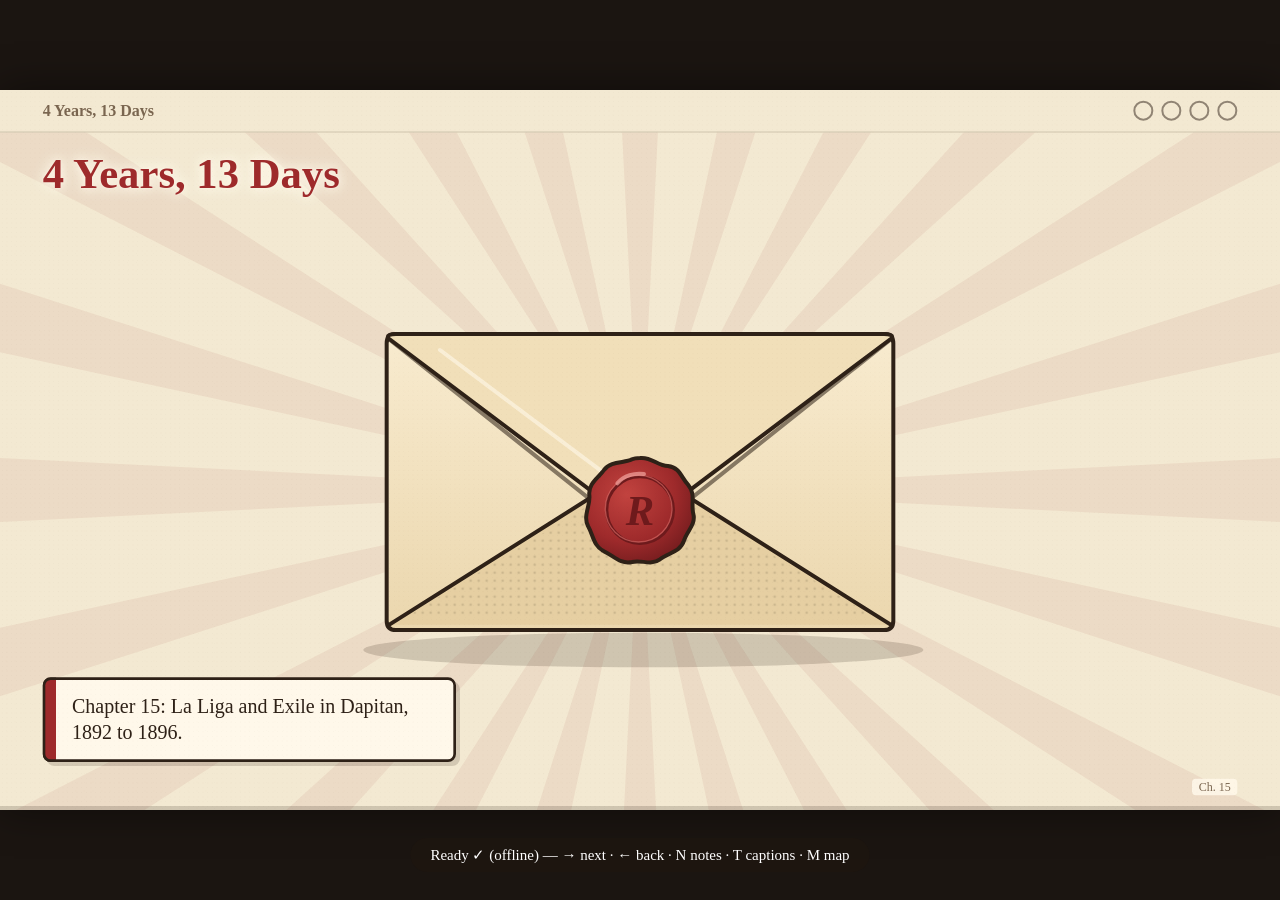
<file: index.html>
<!DOCTYPE html>
<html lang="en">
<head>
<meta charset="utf-8">
<title>4 Years, 13 Days — Rizal in Dapitan</title>
<meta http-equiv="refresh" content="0; url=report/">
<script>location.replace('report/' + location.search);</script>
</head>
<body style="font-family: Georgia, serif; background: #F3E9D2; text-align: center; padding-top: 20vh;">
  <p>Opening the report… <a href="report/">Click here if it does not open.</a></p>
</body>
</html>
</file>
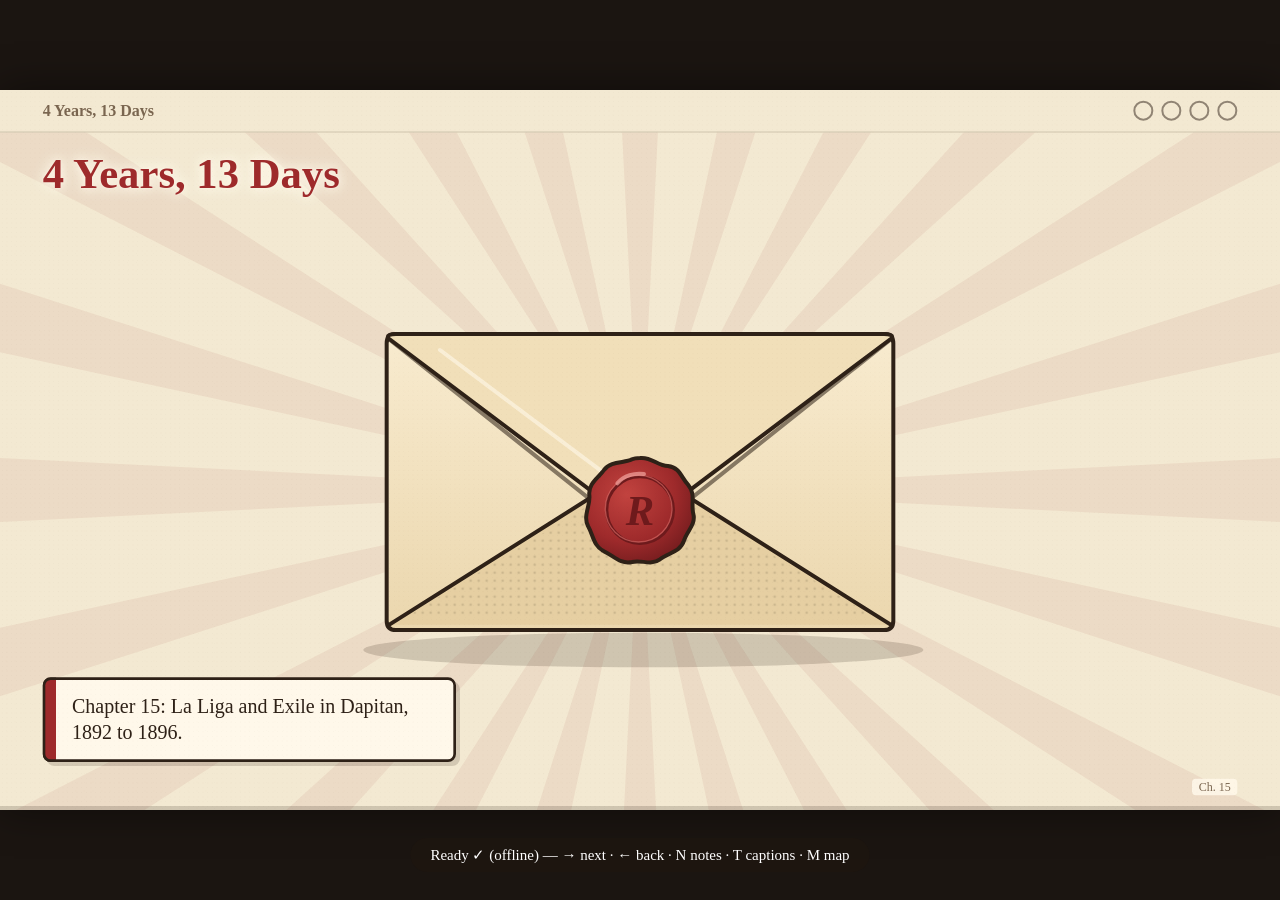
<file: report/index.html>
<!DOCTYPE html>
<html lang="en">
<head>
<meta charset="utf-8">
<meta name="viewport" content="width=device-width, initial-scale=1">
<title>4 Years, 13 Days — Rizal in Dapitan</title>

<style>
/* ===== Theme ===== */
:root {
  --paper: #F3E9D2; --paper-2: #FFF8EA; --ink: #2E2117; --ink-soft: #7A6650;
  --m1: #9E2A2B; --m2: #1F4E79; --m3: #3E6B3A; --m4: #C98A1B; --m4-text: #8A5A0B; --hi: #F2D64B;
  --mc: #9E2A2B; --mt: #9E2A2B;            /* current member fill / text colour */
  --f-head: 'Playfair Display', 'Palatino Linotype', 'Book Antiqua', Georgia, serif;
  --f-body: 'Source Serif 4', Georgia, 'Times New Roman', serif;
  --f-hand: 'Caveat', 'Segoe Print', 'Ink Free', 'Comic Sans MS', cursive;
  --ease: cubic-bezier(.22,.8,.26,1);
}
* { box-sizing: border-box; }
html, body { margin: 0; height: 100%; background: #1b1511; overflow: hidden; }
body { font-family: var(--f-body); color: var(--ink); -webkit-font-smoothing: antialiased; }

/* ===== Viewport + 1920×1080 stage ===== */
.viewport { position: fixed; inset: 0; overflow: hidden; }
#stage {
  position: absolute; left: 0; top: 0; width: 1920px; height: 1080px; transform-origin: 0 0;
  background: var(--paper); overflow: hidden; user-select: none;
  box-shadow: 0 0 60px rgba(0,0,0,.45);
}
#stage::after { /* paper grain */
  content: ''; position: absolute; inset: 0; pointer-events: none; z-index: 50; opacity: .35; mix-blend-mode: multiply;
  background-image:
    radial-gradient(rgba(122,102,80,.10) 1px, transparent 1.2px),
    radial-gradient(rgba(122,102,80,.07) 1px, transparent 1.4px);
  background-size: 7px 7px, 13px 13px; background-position: 0 0, 3px 5px;
}
.scene-layer, .labels-layer, .quiz-layer, .title-layer { position: absolute; inset: 0; }
.title-layer { pointer-events: none; }
.scene-layer > svg, .scene-layer .full { position: absolute; inset: 0; width: 1920px; height: 1080px; }
.labels-layer { pointer-events: none; z-index: 20; overflow: visible; }
.labels-layer text { font-family: var(--f-hand); font-size: 30px; fill: var(--ink); paint-order: stroke; stroke: var(--paper-2); stroke-width: 7px; stroke-linejoin: round; }
.labels-layer path { fill: none; stroke: var(--ink); stroke-width: 3; stroke-linecap: round; }
.labels-layer .lbl { opacity: 0; transition: opacity .4s ease .2s; }
.labels-layer .lbl.show { opacity: 1; }

/* ===== Top bar ===== */
.topbar { position: absolute; left: 0; top: 0; right: 0; height: 64px; z-index: 30;
  display: flex; align-items: center; padding: 0 64px; background: rgba(243,233,210,.92);
  border-bottom: 2px solid rgba(46,33,23,.12); }
.topbar .brand { font-family: var(--f-head); font-weight: 700; font-size: 24px; color: var(--ink-soft); flex: 1; }
.topbar .member-tag { flex: 0 0 auto; padding: 4px 22px; border-radius: 999px; background: var(--mt); color: var(--paper-2);
  font-size: 18px; letter-spacing: .02em; transition: background .4s; }
.topbar .member-tag:empty { visibility: hidden; }
.topbar .passport { flex: 1; display: flex; justify-content: flex-end; gap: 12px; }
.passport .slot { width: 30px; height: 30px; border-radius: 50%; border: 3px solid var(--ink); opacity: .5; display: grid; place-items: center;
  font: 700 14px var(--f-head); color: transparent; }
.passport .slot.done { opacity: 1; color: var(--paper-2); }
.passport .slot.s1.done { background: var(--m1); } .passport .slot.s2.done { background: var(--m2); }
.passport .slot.s3.done { background: var(--m3); } .passport .slot.s4.done { background: var(--m4); }
.passport .slot.pop { animation: pop .6s var(--ease); }

/* ===== Text zones (design §5A) ===== */
.headline { position: absolute; left: 64px; top: 92px; z-index: 25; margin: 0; max-width: 1100px;
  font: 700 64px/1.05 var(--f-head); color: var(--mt);
  paint-order: stroke fill; -webkit-text-stroke: 0; text-shadow: 0 0 2px var(--paper-2), 0 0 14px var(--paper-2), 0 0 24px var(--paper-2); }
.headline.enter { animation: rise .55s var(--ease) both; }
.datecard { position: absolute; right: 64px; top: 96px; z-index: 25; min-width: 260px; padding: 14px 26px 12px; text-align: center;
  background: var(--paper-2); border: 4px solid var(--ink); border-radius: 8px; transform: rotate(2.5deg);
  box-shadow: 6px 6px 0 rgba(46,33,23,.18); font: 700 32px/1.15 var(--f-head); color: var(--ink); }
.datecard.enter { animation: drop .6s var(--ease) both; }
.caption { position: absolute; left: 64px; bottom: 72px; z-index: 25; max-width: 620px; margin: 0;
  padding: 20px 28px 20px 40px; background: var(--paper-2); border: 4px solid var(--ink); border-radius: 12px;
  box-shadow: 6px 6px 0 rgba(46,33,23,.16); font: 400 30px/1.32 var(--f-body); color: var(--ink);
  opacity: 0; transform: translateY(14px); transition: opacity .45s var(--ease), transform .45s var(--ease); }
.caption::before { content: ''; position: absolute; left: -4px; top: -4px; bottom: -4px; width: 16px; border-radius: 12px 0 0 12px; background: var(--mc); border: 4px solid var(--ink); border-right: 0; }
.caption.show { opacity: 1; transform: none; }
.caption:empty { display: none; }
.source { position: absolute; right: 64px; bottom: 22px; z-index: 25; font: 18px var(--f-body); color: var(--ink-soft);
  background: rgba(255,248,234,.85); padding: 2px 10px; border-radius: 6px; }
.progress { position: absolute; left: 0; right: 0; bottom: 0; height: 6px; background: rgba(46,33,23,.18); z-index: 30; }
.progress > i { display: block; height: 100%; width: 0; background: var(--mc); transition: width .6s var(--ease); }
.info-btn { position: absolute; right: 64px; bottom: 72px; z-index: 26; width: 64px; height: 64px; border-radius: 50%;
  border: 4px solid var(--ink); background: var(--paper-2); font: italic 700 34px var(--f-head); color: var(--mt); cursor: pointer;
  box-shadow: 4px 4px 0 rgba(46,33,23,.18); }
.info-btn:hover { transform: scale(1.06); }
.drawer { position: absolute; top: 64px; bottom: 6px; right: 0; width: 640px; z-index: 40; padding: 80px 56px;
  background: var(--paper-2); border-left: 4px solid var(--ink); box-shadow: -10px 0 0 rgba(46,33,23,.10);
  font: italic 32px/1.4 var(--f-body); transform: translateX(105%); transition: transform .45s var(--ease); }
.drawer.open { transform: none; }
.drawer .close { position: absolute; top: 20px; right: 24px; font: 700 34px var(--f-head); color: var(--ink-soft); cursor: pointer; }
.lint-dot { position: absolute; left: 24px; top: 100px; width: 22px; height: 22px; border-radius: 50%; background: #d42; z-index: 45;
  box-shadow: 0 0 0 4px #fff; }
.toast { position: fixed; left: 50%; bottom: 28px; transform: translateX(-50%); z-index: 100; padding: 8px 20px; border-radius: 999px;
  background: rgba(30,22,16,.85); color: #fff; font: 15px var(--f-body); transition: opacity .6s; }
.toast.gone { opacity: 0; }

/* Title & quiz modes hide the normal chrome */
#stage.is-title .headline, #stage.is-title .caption, #stage.is-title .datecard,
#stage.is-quiz .headline, #stage.is-quiz .caption, #stage.is-quiz .datecard, #stage.is-quiz .info-btn { display: none; }

/* ===== Member title card ===== */
.title-card { position: absolute; inset: 0; display: grid; place-items: center; }
.title-card .burst { position: absolute; left: 50%; top: 50%; width: 1500px; height: 1500px; margin: -750px 0 0 -750px; opacity: .14; animation: spin 60s linear infinite; }
.title-card .card { position: relative; text-align: center; padding: 70px 120px 64px; background: var(--paper-2); border: 6px solid var(--ink);
  border-radius: 18px; box-shadow: 14px 14px 0 rgba(46,33,23,.18); animation: drop .7s var(--ease) both; }
.title-card .num { position: absolute; left: 50%; top: -62px; margin-left: -62px; width: 124px; height: 124px; border-radius: 50%;
  background: var(--mc); border: 6px solid var(--ink); color: #fff; font: 700 64px/112px var(--f-head); }
.title-card .who { font: 30px var(--f-hand); color: var(--ink-soft); margin-top: 18px; }
.title-card h1 { margin: 8px 0 10px; font: 700 84px/1.05 var(--f-head); color: var(--mt); }
.title-card p { margin: 0 auto; max-width: 900px; font: 32px/1.35 var(--f-body); }
.title-card .pages { margin-top: 22px; display: inline-block; padding: 6px 18px; border: 3px solid var(--ink); border-radius: 999px; font: 22px var(--f-body); }

/* ===== Notes panel (rehearsal only) + cue sheet ===== */
.notes-panel { position: fixed; right: 0; top: 0; bottom: 0; width: min(420px, 40vw); z-index: 90; background: #fffdf6; color: #222;
  border-left: 3px solid var(--ink); padding: 20px 22px; font: 16px/1.45 var(--f-body); overflow: auto; transform: translateX(100%); transition: transform .3s; }
.notes-panel.open { transform: none; }
.notes-panel h3 { margin: 0 0 6px; font: 700 18px var(--f-head); }
.notes-panel .meta { color: #7A6650; font-size: 13px; margin-bottom: 10px; }
.cue-sheet { display: none; }
@media print {
  .viewport, .notes-panel, .toast { display: none !important; }
  html, body { background: #fff; overflow: visible; height: auto; }
  .cue-sheet { display: block; font: 12pt/1.4 Georgia, serif; color: #000; }
  .cue-sheet section { page-break-after: always; }
  .cue-sheet h2 { font-size: 18pt; margin: 0 0 6pt; }
  .cue-sheet h3 { font-size: 12.5pt; margin: 10pt 0 2pt; }
}

/* ===== Shared art helpers ===== */
.art-hit { cursor: pointer; }
.art-hit:hover { filter: brightness(1.06); }
.pulse-hint { animation: hint 1.6s ease-in-out infinite; transform-box: fill-box; transform-origin: center; }
.hidden-part { opacity: 0; }
.fade-in { animation: fade .5s ease both; }

@keyframes rise { from { opacity: 0; transform: translateY(18px); } to { opacity: 1; transform: none; } }
@keyframes drop { from { opacity: 0; transform: translateY(-24px) rotate(-2deg) scale(.96); } to { opacity: 1; } }
@keyframes pop { 0% { transform: scale(.4); } 60% { transform: scale(1.25); } 100% { transform: scale(1); } }
@keyframes spin { to { transform: rotate(360deg); } }
@keyframes fade { from { opacity: 0; } to { opacity: 1; } }
@keyframes hint { 0%,100% { transform: scale(1); } 50% { transform: scale(1.05); } }

@media (prefers-reduced-motion: reduce) {
  *, *::before, *::after { animation-duration: .01s !important; animation-iteration-count: 1 !important; transition-duration: .2s !important; }
}

/* ===== Quiz (checkpoint) ===== */
.quiz-layer { z-index: 22; pointer-events: none; }
.quiz { position: absolute; inset: 64px 0 6px; padding: 70px 150px 0; pointer-events: auto; text-align: center;
  background: radial-gradient(ellipse at 50% 40%, rgba(255,248,234,.9), rgba(243,233,210,0) 70%); }
.quiz-head { display: flex; justify-content: center; gap: 18px; margin-bottom: 26px; }
.quiz-badge { padding: 6px 22px; border-radius: 999px; background: var(--mt); color: #fff; font: 700 24px var(--f-head); }
.quiz-member { padding: 6px 18px; border-radius: 999px; border: 3px solid var(--ink); font: 22px var(--f-hand); }
.quiz-q { margin: 0 auto 46px; max-width: 1400px; font: 700 58px/1.15 var(--f-head); color: var(--ink); }
.quiz-grid { display: grid; grid-template-columns: 1fr 1fr; gap: 30px 40px; max-width: 1500px; margin: 0 auto; }
.quiz-tile { position: relative; display: flex; align-items: center; gap: 26px; min-height: 140px; padding: 20px 34px; text-align: left;
  background: var(--paper-2); border: 5px solid var(--ink); border-radius: 18px; box-shadow: 8px 8px 0 rgba(46,33,23,.18);
  font: 36px/1.2 var(--f-body); color: var(--ink); cursor: pointer; transition: opacity .35s, background .35s, box-shadow .2s; }
.quiz-tile:hover:not(.locked) { box-shadow: 10px 10px 0 rgba(46,33,23,.25); transform: translateY(-2px); }
.quiz-letter { flex: 0 0 76px; height: 76px; border-radius: 50%; display: grid; place-items: center; background: var(--ink); color: var(--paper-2);
  font: 700 40px var(--f-head); }
.quiz-text { flex: 1; }
.quiz-mark { position: absolute; right: -22px; top: -26px; width: 84px; height: 84px; border-radius: 50%; display: none; place-items: center;
  font: 700 54px/1 var(--f-head); color: #fff; border: 5px solid var(--ink); transform: rotate(-8deg); }
.quiz-tile.right { background: color-mix(in srgb, var(--mc) 22%, var(--paper-2)); border-color: var(--ink); }
.quiz-tile.right .quiz-letter { background: var(--mc); }
.quiz-tile.right .quiz-mark { display: grid; background: var(--m3); }
.quiz-tile.right .quiz-mark::after { content: '✓'; }
.quiz-tile.wrong { background: #EFD6CF; }
.quiz-tile.wrong .quiz-mark { display: grid; background: #B23A2E; }
.quiz-tile.wrong .quiz-mark::after { content: '✗'; }
.quiz-tile.dim { opacity: .35; }
.quiz-tile.locked { cursor: default; }
.quiz-why { margin: 40px auto 0; max-width: 1300px; padding: 18px 30px; border-left: 12px solid var(--mc); background: var(--paper-2);
  border-radius: 10px; font: 32px/1.35 var(--f-body); text-align: left; box-shadow: 6px 6px 0 rgba(46,33,23,.12); }
.quiz-page { color: var(--ink-soft); font-size: 22px; margin-left: 8px; }
.quiz-teams { position: absolute; right: 64px; top: 20px; display: flex; gap: 12px; align-items: center; font: 22px var(--f-body); }
.quiz-teams button { font: 20px var(--f-body); padding: 6px 14px; border: 3px solid var(--ink); border-radius: 10px; background: var(--paper-2); cursor: pointer; }

/* ===== Scene pieces ===== */
.frame > svg, .frame > .person { display: block; }
.bubble { position: absolute; z-index: 12; padding: 18px 26px; background: #FFFDF6; border: 5px solid var(--ink); border-radius: 26px;
  font: 30px/1.3 var(--f-hand); color: var(--ink); box-shadow: 6px 6px 0 rgba(46,33,23,.16); }
.bubble::after { content: ''; position: absolute; bottom: -26px; width: 34px; height: 30px; background: #FFFDF6;
  border-right: 5px solid var(--ink); border-bottom: 5px solid var(--ink); transform: skewX(35deg); }
.bubble.tail-left::after { left: 44px; } .bubble.tail-right::after { right: 44px; transform: skewX(-35deg); border-right: 0; border-left: 5px solid var(--ink); }
.pop-mark { position: absolute; font: 700 64px var(--f-head); color: var(--m1); text-shadow: 3px 3px 0 var(--paper-2); }
.stamp { position: absolute; z-index: 15; pointer-events: none; }
.hint-ring { position: absolute; border: 5px dashed var(--mc); border-radius: 50%; pointer-events: none; animation: hint 1.4s ease-in-out infinite; }
.ledger { background: #FFFCF2; border: 6px solid var(--ink); border-radius: 14px; box-shadow: 12px 12px 0 rgba(46,33,23,.16); padding: 34px 60px;
  background-image: repeating-linear-gradient(transparent 0 62px, rgba(122,102,80,.18) 62px 64px); }
.ledger-title { font: 700 40px var(--f-head); color: var(--m1); margin-bottom: 24px; text-align: center; }
.ledger-row { display: flex; align-items: center; gap: 30px; height: 98px; }
.ledger-post { flex: 0 0 210px; font: 700 36px var(--f-head); text-align: right; }
.ledger-slot { flex: 1; height: 78px; border: 4px dashed rgba(46,33,23,.45); border-radius: 12px; }
.ledger-slot.filled { border-color: transparent; }
.officer-card { position: absolute; z-index: 14; display: flex; align-items: center; gap: 14px; width: 420px; height: 78px; padding: 0 18px;
  background: var(--paper-2); border: 5px solid var(--ink); border-radius: 12px; box-shadow: 6px 6px 0 rgba(46,33,23,.2);
  font: 28px var(--f-body); cursor: grab; touch-action: none; }
.officer-card.dragging { cursor: grabbing; box-shadow: 12px 14px 0 rgba(46,33,23,.25); z-index: 16; }
.officer-card.placed { cursor: default; background: #F4E3E0; border-color: var(--m1); width: 600px; height: 70px; }
.officer-ico { flex: 0 0 44px; height: 44px; border-radius: 50%; background: var(--m1); color: #fff; display: grid; place-items: center; font: 700 18px var(--f-head); border: 3px solid var(--ink); }
#stage.is-dark .headline { color: #FFF3D6; text-shadow: 0 0 2px #14243D, 0 0 14px #14243D, 0 0 26px #14243D; }
#stage.is-dark .topbar { background: rgba(20,36,61,.85); border-bottom-color: rgba(255,255,255,.12); }
#stage.is-dark .topbar .brand { color: #D9CBB0; }
#stage.is-dark .passport .slot { border-color: #D9CBB0; }

/* ===== Member 2 pieces ===== */
.order-scroll { position: absolute; z-index: 12; padding: 26px 30px; background: #FFFCF2; border: 5px solid var(--ink); border-radius: 8px;
  box-shadow: 8px 8px 0 rgba(46,33,23,.2); transform: rotate(3deg); font: 28px/1.3 var(--f-body); }
.order-scroll b { display: block; font: 700 40px var(--f-head); color: #B23A2E; letter-spacing: .08em; margin-bottom: 6px; }
.order-scroll i { display: block; margin-top: 10px; font: 30px var(--f-hand); text-align: right; }
.comic-panel { position: absolute; z-index: 12; background: #FFFCF2; border: 6px solid var(--ink); border-radius: 10px; box-shadow: 10px 10px 0 rgba(46,33,23,.2); overflow: hidden; }
.comic-panel .panel-arrow { position: absolute; font: 700 60px var(--f-head); color: var(--m2); }
.comic-panel .panel-cap { position: absolute; left: 0; right: 0; bottom: 0; padding: 8px 14px; background: var(--m2); color: #fff; font: 22px var(--f-hand); text-align: center; }
.no-mark { position: absolute; z-index: 12; width: 120px; height: 120px; border-radius: 50%; background: #B23A2E; border: 6px solid var(--ink);
  color: #fff; font: 700 84px/104px var(--f-head); text-align: center; transform: rotate(-10deg); box-shadow: 6px 6px 0 rgba(46,33,23,.2); }
.chat { position: absolute; z-index: 12; background: #FFFCF2; border: 6px solid var(--ink); border-radius: 22px; box-shadow: 12px 12px 0 rgba(46,33,23,.16); overflow: hidden; }
.chat-top { display: flex; align-items: center; justify-content: space-between; padding: 14px 26px; background: var(--m2); color: #fff; border-bottom: 5px solid var(--ink); }
.chat-who { display: flex; align-items: center; gap: 14px; font: 700 28px var(--f-head); }
.chat-ava { width: 76px; height: 76px; border-radius: 50%; background: #F3E9D2; border: 4px solid var(--ink); overflow: hidden; display: block; }
.chat-ava svg { width: 100%; height: 100%; display: block; }
.chat-vs { font: 30px var(--f-hand); opacity: .8; }
.chat-list { padding: 22px 30px; display: flex; flex-direction: column; gap: 14px; }
.chat-msg { max-width: 74%; padding: 14px 22px; border: 4px solid var(--ink); border-radius: 22px; font: 27px/1.3 var(--f-body); box-shadow: 4px 4px 0 rgba(46,33,23,.12); }
.chat-msg.pastells { align-self: flex-start; background: #EDE5D6; border-bottom-left-radius: 4px; }
.chat-msg.rizal { align-self: flex-end; background: #DCE8F2; border-bottom-right-radius: 4px; }
.friend-hearts { position: absolute; z-index: 12; font: 64px var(--f-head); color: var(--m1); letter-spacing: .3em; text-shadow: 3px 3px 0 var(--paper-2); }
.ticket { position: absolute; z-index: 12; padding: 26px 40px; background: #F8EDD0; border: 6px solid var(--ink); border-radius: 18px; transform: rotate(-1.5deg);
  box-shadow: 14px 14px 0 rgba(46,33,23,.18); text-align: center;
  background-image: radial-gradient(circle at 0 50%, transparent 22px, #F8EDD0 23px), radial-gradient(circle at 100% 50%, transparent 22px, #F8EDD0 23px); }
.ticket::before { content: ''; position: absolute; inset: 12px; border: 3px dashed rgba(46,33,23,.35); border-radius: 10px; pointer-events: none; }
.t-head { font: 700 34px var(--f-head); letter-spacing: .06em; color: var(--m2); }
.t-no { font: 26px var(--f-hand); color: var(--ink-soft); margin: 4px 0 14px; }
.t-prize { position: relative; height: 170px; margin: 0 auto; width: 700px; display: flex; flex-direction: column; justify-content: center;
  background: #FFFCF2; border: 4px solid var(--ink); border-radius: 12px; }
.t-label { font: 700 30px var(--f-head); color: var(--ink-soft); }
.t-amount { font: 700 84px var(--f-head); color: var(--m1); display: inline-block; }
.scratch { position: absolute; inset: 0; width: 100%; height: 100%; border-radius: 9px; cursor: crosshair; touch-action: none; }
.t-foot { margin-top: 14px; font: 24px var(--f-body); }
.piles { position: absolute; z-index: 12; display: flex; gap: 60px; }
.coin-pile { width: 300px; text-align: center; }
.coin-pile svg { width: 180px; height: 124px; display: block; margin: 0 auto; }
.coin-pile b { display: block; font: 700 40px var(--f-head); color: var(--m1); }
.coin-pile span { font: 28px var(--f-hand); }
body.still *, body.still *::before, body.still *::after { transition: none !important; animation-duration: .001s !important; }

/* ===== Member 3 pieces ===== */
.letter-card { position: absolute; z-index: 12; padding: 26px 30px; background: #FFFCF2; border: 5px solid var(--ink); border-radius: 8px;
  box-shadow: 8px 8px 0 rgba(46,33,23,.18); transform: rotate(2deg); font: 30px/1.35 var(--f-hand);
  background-image: repeating-linear-gradient(transparent 0 44px, rgba(122,102,80,.2) 44px 46px); }
.letter-card .lc-date { display: block; font-size: 24px; color: var(--ink-soft); }
.letter-card p { margin: 10px 0; } .letter-card .lc-sign { display: block; text-align: right; }
.house { cursor: pointer; z-index: 11; transition: filter .2s; } .house:hover { filter: drop-shadow(0 0 12px rgba(242,214,75,.9)); }
.house svg { display: block; }
.house-who { position: absolute; z-index: 13; padding: 12px 18px; text-align: center; background: #FFFDF6; border: 5px solid var(--ink); border-radius: 18px;
  font: 26px/1.25 var(--f-hand); box-shadow: 5px 5px 0 rgba(46,33,23,.16); }
.house-who::after { content: ''; position: absolute; left: 50%; bottom: -20px; margin-left: -14px; border: 14px solid transparent; border-top-color: var(--ink); border-bottom: 0; }
.day-sky { transition: background .6s ease; }
.day-panel { position: absolute; z-index: 11; background: #FFFCF2; border: 6px solid var(--ink); border-radius: 18px; box-shadow: 10px 10px 0 rgba(46,33,23,.18); overflow: hidden; }
.day-panel svg { display: block; }
.day-chip { position: absolute; z-index: 12; text-align: center; font: 700 34px var(--f-head); color: var(--ink); }
#stage.is-dark .day-chip { color: #FFF3D6; }
.day-slider { position: absolute; z-index: 12; -webkit-appearance: none; appearance: none; height: 16px; border-radius: 10px; background: var(--paper-2); border: 4px solid var(--ink); cursor: pointer; }
.day-slider::-webkit-slider-thumb { -webkit-appearance: none; width: 48px; height: 48px; border-radius: 50%; background: #F4C452; border: 5px solid var(--ink); box-shadow: 3px 3px 0 rgba(46,33,23,.25); }
.day-ticks { position: absolute; z-index: 12; display: flex; justify-content: space-between; font: 24px var(--f-hand); color: var(--ink); }
#stage.is-dark .day-ticks { color: #FFF3D6; }
.coop-badge { position: absolute; z-index: 12; width: 260px; height: 260px; border-radius: 50%; display: flex; flex-direction: column; align-items: center; justify-content: center;
  background: var(--m3); color: #fff; border: 7px solid var(--ink); box-shadow: 8px 8px 0 rgba(46,33,23,.2); outline: 4px dashed rgba(255,255,255,.7); outline-offset: -22px; transform: rotate(-8deg); }
.coop-badge b { font: 700 40px var(--f-head); } .coop-badge span { font: 24px var(--f-hand); }
.sci-card { position: absolute; z-index: 12; padding: 10px 18px; background: #FFFCF2; border: 4px solid var(--ink); border-left: 14px solid var(--m3); border-radius: 10px;
  box-shadow: 5px 5px 0 rgba(46,33,23,.14); font: 22px var(--f-body); display: grid; grid-template-columns: auto 1fr; column-gap: 12px; }
.sci-card b { font: 700 28px var(--f-head); } .sci-card span { color: var(--ink-soft); align-self: end; } .sci-card i { grid-column: 1 / -1; font: 25px var(--f-hand); font-style: normal; }
.spec-card { position: absolute; z-index: 12; perspective: 1600px; cursor: pointer; }
.spec-face { position: absolute; inset: 0; display: flex; flex-direction: column; align-items: center; justify-content: center; gap: 10px; padding: 24px;
  background: #FFFCF2; border: 6px solid var(--ink); border-radius: 18px; box-shadow: 10px 10px 0 rgba(46,33,23,.18);
  backface-visibility: hidden; transition: transform .8s cubic-bezier(.3,.8,.3,1); }
.spec-front { background: var(--m3); color: #fff; font: 30px var(--f-head); }
.spec-front .q { font: 700 200px/1 var(--f-head); } .spec-front .sm { font: 24px var(--f-hand); opacity: .85; }
.spec-back { transform: rotateY(180deg); } .spec-back .spec-art { width: 90%; height: 330px; }
.spec-back b { font: italic 700 40px var(--f-head); color: var(--m3); } .spec-back span { font: 24px var(--f-hand); }
.spec-card.flipped .spec-front { transform: rotateY(-180deg); } .spec-card.flipped .spec-back { transform: rotateY(0); }
.spec-card.no-anim .spec-face { transition: none; }
.school-board { position: absolute; z-index: 12; display: flex; flex-direction: column; align-items: center; justify-content: center; gap: 6px; cursor: pointer;
  background: #2F4F3A; border: 10px solid #8B5A2B; outline: 5px solid var(--ink); border-radius: 8px; color: #EDE7D6; box-shadow: 8px 8px 0 rgba(46,33,23,.2); }
.school-board span { font: 26px var(--f-hand); opacity: .8; } .school-board b { font: 46px var(--f-hand); }

/* ===== Member 4 pieces ===== */
.malaria-tag { position: absolute; z-index: 12; padding: 8px 20px; border-radius: 999px; background: #FFF3D6; border: 4px solid var(--ink); font: 700 30px var(--f-head); color: var(--m3); }
.frame.wall { background: linear-gradient(#EAD9B8, #DCC59C); }
.frame.wall::after { content: ''; position: absolute; left: 0; right: 0; bottom: 0; height: 150px; background: #A8764A; border-top: 6px solid var(--ink); }
.poem-frame { position: absolute; z-index: 12; display: flex; flex-direction: column; align-items: center; justify-content: center; gap: 16px; padding: 30px 24px;
  background: #FFFCF2; border: 14px solid #8B5A2B; outline: 5px solid var(--ink); box-shadow: 10px 12px 0 rgba(46,33,23,.2); text-align: center; }
.poem-frame b { font: italic 700 32px/1.2 var(--f-head); color: var(--m4-text); }
.poem-frame .pf-lines { width: 70%; height: 90px; background: repeating-linear-gradient(transparent 0 16px, rgba(122,102,80,.35) 16px 19px); }
.poem-frame .pf-nail { position: absolute; top: -48px; width: 16px; height: 16px; border-radius: 50%; background: var(--ink); }
.poem-frame .pf-nail::before { content: ''; position: absolute; left: 7px; top: 8px; width: 2px; height: 46px; background: var(--ink); transform-origin: top; }
.frame.spotlight { background: radial-gradient(ellipse 55% 70% at 50% 55%, #F7E6C2 0%, #C9A97A 55%, #5A4532 100%); }
.lang-bubble { text-align: center; font: 700 40px var(--f-hand); }
.compare-link { position: absolute; z-index: 12; font: 30px var(--f-hand); color: var(--m4-text); transform: rotate(90deg); }
.frame.clinic { background: linear-gradient(#E3EDE6, #CFDDD3); }
.frame.clinic::after { content: ''; position: absolute; left: 0; right: 0; bottom: 0; height: 150px; background: #B8A27C; border-top: 6px solid var(--ink); }
.eye-chart { position: absolute; z-index: 11; display: flex; flex-direction: column; align-items: center; gap: 8px; padding: 22px 10px; background: #FFFDF6; border: 5px solid var(--ink); border-radius: 6px; font-family: Georgia, serif; }
.eye-chart b { font-size: 90px; line-height: 1; } .eye-chart span:nth-child(2) { font-size: 54px; } .eye-chart span:nth-child(3) { font-size: 38px; } .eye-chart span:nth-child(4) { font-size: 28px; } .eye-chart span:nth-child(5) { font-size: 20px; }
.free-tag { position: absolute; z-index: 12; padding: 10px 26px; background: var(--m3); color: #fff; border: 5px solid var(--ink); border-radius: 12px; font: 700 40px var(--f-head); transform: rotate(-6deg); }
.jo-panel { position: absolute; z-index: 12; overflow: hidden; background: #FFFCF2; border: 6px solid var(--ink); border-radius: 10px; box-shadow: 8px 8px 0 rgba(46,33,23,.18); }
.jo-cap { position: absolute; left: 0; right: 0; bottom: 0; padding: 10px 12px; background: var(--m4); color: #fff; border-top: 5px solid var(--ink); font: 24px/1.2 var(--f-hand); text-align: center; }
.jo-heart { position: absolute; font: 54px var(--f-head); color: var(--m1); }
.jo-church { position: absolute; font: 34px var(--f-head); color: #B23A2E; }
.jo-baby { text-align: center; } .jo-baby svg { width: 100%; height: 200px; } .jo-baby span { font: 34px var(--f-hand); }
.vote-box { position: absolute; z-index: 12; display: flex; flex-wrap: wrap; gap: 40px; justify-content: center; }
.vote-btn { display: flex; align-items: center; gap: 22px; padding: 18px 40px; border: 6px solid var(--ink); border-radius: 18px; font: 700 44px var(--f-head); cursor: pointer; box-shadow: 8px 8px 0 rgba(46,33,23,.2); }
.vote-btn.support { background: #F3D9A8; } .vote-btn.oppose { background: #F2C9C0; }
.vote-btn.selected { outline: 6px solid var(--m4); outline-offset: 6px; transform: translateY(-4px); }
.vote-btn .tally { min-width: 70px; padding: 4px 12px; border-radius: 12px; background: #FFFDF6; border: 4px solid var(--ink); font-size: 40px; }
.vote-hint { width: 100%; text-align: center; font: 28px var(--f-hand); }
.vote-answer { position: absolute; z-index: 13; padding: 18px 26px; background: #FFFCF2; border: 6px solid var(--ink); border-radius: 16px; box-shadow: 10px 10px 0 rgba(46,33,23,.2); }
.va-head { font: 34px var(--f-head); text-align: center; margin-bottom: 10px; } .va-head b { color: #B23A2E; }
.va-reasons { display: flex; gap: 14px; }
.vote-reason { flex: 1; display: flex; align-items: center; gap: 10px; padding: 8px 12px; background: #F4ECD9; border: 3px solid var(--ink); border-radius: 10px; font: 22px/1.2 var(--f-body); }
.vote-reason i { font-style: normal; font-size: 30px; }
.cuba-letter { position: absolute; z-index: 12; display: flex; flex-direction: column; gap: 18px; padding: 46px 56px; background: #FFFCF2; border: 6px solid var(--ink); border-radius: 8px;
  box-shadow: 12px 12px 0 rgba(46,33,23,.18); transform: rotate(-1.5deg); background-image: repeating-linear-gradient(transparent 0 52px, rgba(122,102,80,.16) 52px 54px); }
.cuba-letter .cl-from { font: 26px var(--f-body); color: var(--ink-soft); }
.cuba-letter b { font: 44px/1.25 var(--f-hand); font-weight: 400; }
.cuba-letter .cl-pass { align-self: flex-start; padding: 6px 16px; border: 3px dashed var(--ink); border-radius: 8px; font: 24px var(--f-body); }
.cuba-letter .cl-sign { align-self: flex-end; font: 36px var(--f-hand); }
.cuba-letter .cl-seal { position: absolute; right: -30px; top: -30px; width: 100px; height: 100px; border-radius: 50%; background: radial-gradient(circle at 35% 35%, #C2433F, #6E1A1C); border: 5px solid var(--ink); }
.silhouette { filter: brightness(.28) saturate(.4); }
.day-counter { position: absolute; z-index: 12; text-align: center; padding: 14px 20px; background: rgba(255,248,234,.92); border: 5px solid var(--ink); border-radius: 16px; box-shadow: 8px 8px 0 rgba(46,33,23,.2); }
.day-counter span { display: block; font: 24px var(--f-hand); } .day-counter b { font: 700 46px var(--f-head); color: var(--m4-text); }

/* ===== Closing ===== */
.passport-book { position: absolute; z-index: 12; display: flex; border: 7px solid var(--ink); border-radius: 18px; box-shadow: 16px 16px 0 rgba(46,33,23,.2); overflow: hidden; }
.pb-page { position: relative; flex: 1; }
.pb-left { background: #1F4E79; color: #F3E9D2; display: flex; flex-direction: column; align-items: center; padding-top: 40px; border-right: 6px solid var(--ink); }
.pb-title { font: 700 64px var(--f-head); letter-spacing: .14em; color: #E8C25A; }
.pb-sub { font: 30px var(--f-hand); margin-top: 6px; } .pb-years { font: 26px var(--f-body); opacity: .8; }
.pb-photo { width: 250px; height: 320px; margin-top: 24px; background: #F3E9D2; border: 6px solid #E8C25A; border-radius: 10px; }
.pb-right { background: #FFFCF2; background-image: repeating-linear-gradient(transparent 0 46px, rgba(122,102,80,.14) 46px 48px); }
.team-score { position: absolute; z-index: 12; text-align: center; font: 700 40px var(--f-head); }
.thanks-card { position: absolute; z-index: 12; padding: 40px 50px; background: #FFFCF2; border: 6px solid var(--ink); border-radius: 18px; box-shadow: 12px 12px 0 rgba(46,33,23,.18); }
.thanks-card b { display: block; font: 700 76px var(--f-head); color: var(--m4-text); }
.thanks-card ul { list-style: none; padding: 0; margin: 20px 0; display: grid; grid-template-columns: 1fr 1fr; gap: 12px 30px; font: 36px var(--f-hand); }
.thanks-card li { display: flex; align-items: center; gap: 14px; } .thanks-card li i { width: 26px; height: 26px; border-radius: 50%; border: 4px solid var(--ink); }
.thanks-card .cite { display: block; margin-top: 10px; font: italic 22px var(--f-body); color: var(--ink-soft); }

/* sun slider: drawn track + knob, invisible native range on top */
.day-slider { opacity: 0; cursor: grab; margin: 0; z-index: 14; }
.sun-track { position: absolute; z-index: 12; background: #FFFDF6; border: 5px solid var(--ink); border-radius: 12px; overflow: hidden; box-shadow: 4px 4px 0 rgba(46,33,23,.18); }
.sun-fill { height: 100%; width: 0; background: linear-gradient(90deg, #F7C98A, #F4B942); }
.sun-knob { position: absolute; z-index: 13; pointer-events: none; filter: drop-shadow(3px 4px 0 rgba(46,33,23,.25)); }
.sun-knob svg { width: 100%; height: 100%; display: block; }
#stage.is-dark .labels-layer text { fill: #FFF3D6; stroke: #14243D; }
#stage.is-dark .labels-layer path { stroke: #FFF3D6; }
#stage.is-dark .labels-layer circle { fill: #FFF3D6; }

/* ===== Phones & tablets ===== */
body.touch { touch-action: manipulation; }
.touch-nav { display: none; }
body.touch .touch-nav { display: flex; position: fixed; z-index: 95; right: calc(10px + env(safe-area-inset-right)); bottom: calc(10px + env(safe-area-inset-bottom));
  gap: 6px; padding: 5px; background: rgba(30,22,16,.45); border-radius: 999px; backdrop-filter: blur(4px); }
.touch-nav button { width: 42px; height: 42px; border-radius: 50%; border: 3px solid #2E2117; background: #FFF8EA; color: #2E2117;
  font: 700 22px Georgia, serif; display: grid; place-items: center; cursor: pointer; box-shadow: 2px 3px 0 rgba(0,0,0,.25); padding: 0; }
.touch-nav button:active { transform: translateY(2px); box-shadow: none; }
.touch-nav .tn-next { background: #F4C452; width: 52px; }
body.touch .touch-nav { opacity: .72; transition: opacity .2s; } body.touch .touch-nav:active, body.touch .touch-nav:hover { opacity: 1; }
.rotate-hint { display: none; }
@media (orientation: portrait) {
  body.touch .rotate-hint:not(.dismissed) { display: flex; position: fixed; inset: 0; z-index: 99; flex-direction: column; align-items: center; justify-content: center; gap: 8px;
    background: rgba(27,21,17,.92); color: #FFF3D6; font: 20px Georgia, serif; text-align: center; padding: 30px; }
  .rotate-hint .rh-phone { font-size: 64px; animation: tilt 1.8s ease-in-out infinite; }
  .rotate-hint b { font-size: 26px; }
  .rotate-hint button { margin-top: 14px; padding: 10px 30px; border-radius: 999px; border: 3px solid #FFF3D6; background: transparent; color: #FFF3D6; font: 20px Georgia, serif; }
}
@keyframes tilt { 0%, 30% { transform: rotate(0); } 60%, 100% { transform: rotate(-90deg); } }

</style>
</head>
<body>
<div id="app"></div>
<div id="art-library" hidden>
<template id="art-dapitan_village"><svg xmlns="http://www.w3.org/2000/svg" viewBox="0 0 1920 1080">
  <defs>
    <linearGradient id="dapitan_village-sky" x1="0" y1="0" x2="0" y2="1"><stop offset="0" stop-color="#BFE0EA"/><stop offset="1" stop-color="#F3EFD9"/></linearGradient>
    <linearGradient id="dapitan_village-sea" x1="0" y1="0" x2="0" y2="1"><stop offset="0" stop-color="#5DA3C4"/><stop offset="1" stop-color="#2F6F98"/></linearGradient>
    <linearGradient id="dapitan_village-grass" x1="0" y1="0" x2="0" y2="1"><stop offset="0" stop-color="#9CC27A"/><stop offset="1" stop-color="#7EA85E"/></linearGradient>
    <pattern id="dapitan_village-dots" width="14" height="14" patternUnits="userSpaceOnUse"><circle cx="7" cy="7" r="2.3" fill="#2E2117" opacity=".13"/></pattern>
    <pattern id="dapitan_village-light" width="16" height="16" patternUnits="userSpaceOnUse"><circle cx="8" cy="8" r="2.2" fill="#FFFFFF" opacity=".3"/></pattern>
  </defs>
  <rect width="1920" height="1080" fill="url(#dapitan_village-sky)"/>
  <rect width="1920" height="420" fill="url(#dapitan_village-dots)" opacity=".5"/>
  <!-- sun + clouds -->
  <circle cx="930" cy="200" r="66" fill="#F4C452" stroke="#2E2117" stroke-width="6"/>
  <g fill="#FFFFFF" stroke="#2E2117" stroke-width="5" stroke-linejoin="round">
    <path d="M1100 180 C1078 180 1072 152 1094 146 C1094 122 1128 114 1142 132 C1156 108 1200 112 1206 138 C1230 134 1246 154 1234 170 C1242 186 1226 196 1210 192 C1188 204 1164 198 1154 190 C1134 200 1112 196 1104 186 Z"/>
    <path d="M1320 250 C1304 250 1300 230 1316 226 C1316 210 1340 204 1350 218 C1360 202 1390 204 1394 222 C1412 220 1422 234 1414 246 C1420 256 1408 264 1396 260 C1380 268 1364 264 1356 258 C1342 266 1326 262 1320 254 Z"/>
  </g>
  <!-- far mountains -->
  <path d="M0 470 C120 380 240 360 360 400 C460 330 560 320 680 380 C780 340 860 360 940 420 L940 560 L0 560 Z" fill="#7FA48A" stroke="#2E2117" stroke-width="5" stroke-linejoin="round"/>
  <path d="M0 470 C120 380 240 360 360 400 C460 330 560 320 680 380 L680 560 L0 560 Z" fill="url(#dapitan_village-dots)" opacity=".6"/>
  <!-- sea on the right -->
  <path d="M1100 560 C1300 548 1600 544 1920 540 L1920 1080 L1250 1080 C1210 940 1160 760 1100 560 Z" fill="url(#dapitan_village-sea)" stroke="#2E2117" stroke-width="6" stroke-linejoin="round"/>
  <path d="M1100 560 C1300 548 1600 544 1920 540 L1920 1080 L1250 1080 C1210 940 1160 760 1100 560 Z" fill="url(#dapitan_village-light)" opacity=".5"/>
  <g fill="none" stroke="#EAF3FA" stroke-width="5" stroke-linecap="round" opacity=".85"><path d="M1400 640 q24 -14 48 0 t48 0"/><path d="M1600 760 q24 -14 48 0 t48 0 t48 0"/><path d="M1380 900 q24 -14 48 0 t48 0"/><path d="M1720 980 q24 -14 48 0 t48 0"/></g>
  <!-- land + beach -->
  <path d="M0 540 C300 520 700 530 1100 556 C1160 760 1210 940 1250 1080 L0 1080 Z" fill="url(#dapitan_village-grass)" stroke="#2E2117" stroke-width="6" stroke-linejoin="round"/>
  <path d="M1080 556 C1140 760 1190 940 1230 1080 L1290 1080 C1250 940 1200 760 1140 560 Z" fill="#EEDCAA" stroke="#2E2117" stroke-width="5" stroke-linejoin="round"/>
  <rect y="540" width="1920" height="540" fill="url(#dapitan_village-dots)" opacity=".35"/>
  <!-- rocks + brook -->
  <g stroke="#2E2117" stroke-width="6" stroke-linejoin="round">
    <path d="M60 560 C40 500 90 470 140 486 C170 450 240 460 250 510 C280 520 280 560 260 576 Z" fill="#A39D8F"/>
    <path d="M120 500 C140 494 160 496 176 506" fill="none" stroke="#7E786B" stroke-width="4"/>
  </g>
  <path d="M170 576 C220 640 160 700 240 760 C320 820 300 900 420 960 C520 1010 560 1050 600 1080 L680 1080 C620 1040 580 1000 480 950 C360 890 380 810 300 750 C220 690 280 630 220 570 Z" fill="#8CC4DC" stroke="#2E2117" stroke-width="5" stroke-linejoin="round"/>
  <g fill="none" stroke="#FFFFFF" stroke-width="4" stroke-linecap="round" opacity=".85"><path d="M230 650 q10 -8 20 0"/><path d="M300 800 q12 -8 24 0"/><path d="M440 940 q12 -8 24 0"/></g>
  <!-- coconut palms -->
  <g transform="translate(1040 600)">
    <path d="M0 0 C-6 -60 -2 -130 16 -190" fill="none" stroke="#2E2117" stroke-width="22" stroke-linecap="round"/>
    <path d="M0 0 C-6 -60 -2 -130 16 -190" fill="none" stroke="#9B6B3D" stroke-width="12" stroke-linecap="round"/>
    <g fill="#4F8A3F" stroke="#2E2117" stroke-width="5" stroke-linejoin="round">
      <path d="M16 -190 C-40 -222 -100 -200 -130 -160 C-80 -180 -40 -180 16 -190 Z"/><path d="M16 -190 C62 -230 132 -220 162 -180 C112 -195 62 -195 16 -190 Z"/>
      <path d="M16 -190 C2 -250 42 -290 82 -290 C52 -260 32 -225 16 -190 Z"/><path d="M16 -190 C72 -190 112 -150 117 -115 C87 -150 52 -170 16 -190 Z"/>
      <path d="M16 -190 C-28 -250 -88 -255 -108 -235 C-58 -230 -23 -215 16 -190 Z"/>
    </g>
    <g fill="#7A5230" stroke="#2E2117" stroke-width="4"><circle cx="8" cy="-180" r="11"/><circle cx="26" cy="-176" r="11"/></g>
  </g>
  <!-- mango trees -->
  <g stroke="#2E2117" stroke-width="6" stroke-linejoin="round">
    <path d="M150 760 L170 600 L200 600 L210 760 Z" fill="#8B5A2B"/>
    <path d="M60 620 C30 560 70 500 130 510 C150 460 230 460 250 510 C310 500 340 560 310 610 C330 660 270 690 230 670 C200 700 130 700 110 670 C70 680 40 650 60 620 Z" fill="#4E8A43"/>
    <g fill="#F2B33D" stroke-width="4"><ellipse cx="140" cy="600" rx="12" ry="16"/><ellipse cx="230" cy="580" rx="12" ry="16"/><ellipse cx="200" cy="640" rx="12" ry="16"/></g>
    <path d="M820 700 L836 590 L860 590 L868 700 Z" fill="#8B5A2B"/>
    <path d="M750 600 C724 556 760 510 810 518 C826 480 892 482 906 520 C952 514 976 560 950 596 C966 636 918 658 886 642 C862 664 806 664 790 640 C758 648 734 624 750 600 Z" fill="#5A9A4C"/>
    <g fill="#F2B33D" stroke-width="4"><ellipse cx="800" cy="580" rx="11" ry="14"/><ellipse cx="880" cy="566" rx="11" ry="14"/></g>
  </g>
  <!-- barotos on the shore -->
  <g stroke="#2E2117" stroke-width="5" stroke-linejoin="round">
    <path d="M1300 700 C1350 724 1460 724 1510 700 C1480 692 1330 692 1300 700 Z" fill="#B5523B"/>
    <path d="M1320 730 L1490 730 M1350 700 L1350 730 M1460 700 L1460 730" fill="none" stroke-width="4"/>
    <path d="M1560 860 C1610 884 1720 884 1770 860 C1740 852 1590 852 1560 860 Z" fill="#8B5A2B"/>
  </g>
  <!-- distant chickens -->
  <g transform="translate(320 -40)" stroke="#2E2117" stroke-width="4" stroke-linejoin="round">
    <path d="M620 900 C600 880 620 860 640 868 C650 850 672 856 670 872 L690 868 L682 884 C680 904 640 910 620 900 Z" fill="#FFF8EA"/>
    <path d="M660 856 L664 846 L672 854" fill="#B23A2E"/>
  </g>
</svg></template>
<template id="art-day_vignettes"><svg xmlns="http://www.w3.org/2000/svg" viewBox="0 0 900 520">
  <defs>
    <pattern id="day_vignettes-dots" width="12" height="12" patternUnits="userSpaceOnUse"><circle cx="6" cy="6" r="2" fill="#2E2117" opacity=".13"/></pattern>
    <radialGradient id="day_vignettes-glow" cx=".5" cy=".5" r=".5"><stop offset="0" stop-color="#FFE3A0" stop-opacity=".9"/><stop offset="1" stop-color="#FFE3A0" stop-opacity="0"/></radialGradient>
  </defs>
  <!-- 1 · 5:00 plants and chickens -->
  <g id="vig-1" stroke="#2E2117" stroke-width="6" stroke-linejoin="round" stroke-linecap="round">
    <path d="M0 400 C200 380 700 380 900 400 V520 H0 Z" fill="#9CC27A"/>
    <g fill="#4E8A43"><path d="M180 400 C170 350 150 330 120 320 C150 320 176 340 186 370 C192 330 210 300 240 290 C220 320 206 360 200 400 Z"/><path d="M300 400 C296 360 280 340 256 330 C282 330 300 350 306 380 C312 350 330 330 352 326 C334 346 322 370 318 400 Z"/></g>
    <!-- watering can -->
    <path d="M440 330 H540 V400 H440 Z" fill="#7B8D99"/><path d="M540 344 L610 300 L616 312 L548 360 Z" fill="#7B8D99"/><path d="M460 330 C460 290 520 290 520 330" fill="none"/>
    <g fill="#8CC4DC" stroke-width="3"><circle cx="630" cy="320" r="6"/><circle cx="646" cy="342" r="6"/><circle cx="626" cy="356" r="6"/></g>
    <!-- chickens -->
    <path d="M700 420 C660 400 670 350 712 352 C716 320 752 318 758 342 L784 336 L774 360 C786 398 744 432 700 420 Z" fill="#FFF8EA"/><path d="M742 322 L746 306 L758 318" fill="#B23A2E"/><circle cx="748" cy="340" r="4" fill="#2E2117" stroke="none"/>
    <path d="M780 470 C750 456 758 418 790 420 C794 396 820 396 824 414 L842 410 L834 428 C842 456 812 480 780 470 Z" fill="#D9A24A"/>
  </g>
  <!-- 2 · 7:30 breakfast -->
  <g id="vig-2" stroke="#2E2117" stroke-width="6" stroke-linejoin="round" stroke-linecap="round" opacity="0">
    <path d="M60 380 H840 L800 430 H100 Z" fill="#B5764A"/><path d="M120 430 V500 M780 430 V500" fill="none" stroke-width="10"/>
    <path d="M250 260 C210 260 196 330 230 370 H330 C364 330 350 260 310 260 Z" fill="#FFF8EA"/><path d="M350 290 C390 290 390 340 350 340" fill="none"/><path d="M196 300 L160 280" fill="none"/><path d="M262 260 C262 240 298 240 298 260" fill="#FFF8EA"/>
    <path d="M430 360 C430 330 500 330 500 360 Z" fill="#FFF8EA"/><path d="M420 360 H510 L500 376 H430 Z" fill="#FFF8EA"/>
    <path d="M560 340 L700 310 L720 360 L580 370 Z" fill="#F2D06B"/><circle cx="620" cy="344" r="7" fill="#E4B94A"/><circle cx="670" cy="334" r="6" fill="#E4B94A"/>
    <path d="M600 260 C620 220 680 220 700 260 L690 300 H610 Z" fill="#D9A24A"/>
    <path d="M280 220 C270 200 290 190 280 170 M300 220 C290 200 310 190 300 170" fill="none" stroke-width="4" opacity=".6"/>
  </g>
  <!-- 3 · 8:30 treats poor patients -->
  <g id="vig-3" stroke="#2E2117" stroke-width="6" stroke-linejoin="round" stroke-linecap="round" opacity="0">
    <path d="M0 440 H900 V520 H0 Z" fill="#C9B08A"/>
    <path d="M300 300 H560 V440 H300 Z" fill="#6E4520"/><path d="M370 300 C370 250 490 250 490 300" fill="none" stroke-width="10"/>
    <path d="M410 340 H450 V360 H470 V400 H450 V420 H410 V400 H390 V360 H410 Z" fill="#FFF8EA" stroke-width="4"/>
    <g fill="#8CC4DC"><path d="M620 300 H670 V440 H620 Z"/><path d="M700 340 H740 V440 H700 Z" fill="#B7D59B"/><path d="M770 320 H810 V440 H770 Z" fill="#E8C25A"/></g>
    <path d="M630 280 H660 V300 H630 Z M708 324 H732 V340 H708 Z M778 304 H802 V320 H778 Z" fill="#8B5A2B"/>
    <path d="M330 300 C320 250 360 230 380 260 C390 280 400 300 430 300" fill="none" stroke="#3B3F47" stroke-width="8"/><circle cx="434" cy="300" r="14" fill="#7B8D99"/>
  </g>
  <!-- 4 · 10:00 into town by baroto -->
  <g id="vig-4" stroke="#2E2117" stroke-width="6" stroke-linejoin="round" stroke-linecap="round" opacity="0">
    <path d="M0 340 H900 V520 H0 Z" fill="#5DA3C4"/>
    <g fill="#D9C3A0"><path d="M560 340 V270 H640 V340 Z"/><path d="M660 340 V250 H760 V340 Z"/><path d="M780 340 V280 H860 V340 Z"/></g>
    <g fill="#B5523B"><path d="M550 272 L600 236 L650 272 Z"/><path d="M650 252 L710 210 L770 252 Z"/><path d="M770 282 L820 246 L870 282 Z"/></g>
    <path d="M120 400 C180 440 420 440 480 400 C440 392 160 392 120 400 Z" fill="#B5523B"/>
    <path d="M300 396 L300 330" fill="none"/><circle cx="300" cy="312" r="20" fill="#E2AE7E"/><path d="M286 300 C290 286 312 286 316 300" fill="#2A211C"/>
    <path d="M260 300 L360 460" fill="none" stroke="#8B5A2B" stroke-width="10"/>
    <g fill="none" stroke="#EAF3FA" stroke-width="5"><path d="M80 470 q24 -14 48 0 t48 0"/><path d="M560 450 q24 -14 48 0 t48 0"/></g>
  </g>
  <!-- 5 · 12:00 lunch -->
  <g id="vig-5" stroke="#2E2117" stroke-width="6" stroke-linejoin="round" stroke-linecap="round" opacity="0">
    <path d="M60 380 H840 L800 430 H100 Z" fill="#B5764A"/>
    <path d="M240 300 C240 380 440 380 440 300 Z" fill="#E9E2CF"/><path d="M250 300 C270 260 410 260 430 300" fill="#FFFFFF"/>
    <path d="M510 350 C510 330 760 330 760 350 C760 370 510 370 510 350 Z" fill="#E9E2CF"/>
    <path d="M560 344 C600 316 680 316 710 340 L740 324 L732 352 L740 372 L710 356 C680 376 600 374 560 344 Z" fill="#8CA0B3"/><circle cx="586" cy="340" r="4" fill="#2E2117" stroke="none"/>
    <path d="M300 240 C290 220 310 210 300 190 M340 240 C330 220 350 210 340 190 M380 240 C370 220 390 210 380 190" fill="none" stroke-width="4" opacity=".6"/>
  </g>
  <!-- 6 · 1–4 p.m. teaching -->
  <g id="vig-6" stroke="#2E2117" stroke-width="6" stroke-linejoin="round" stroke-linecap="round" opacity="0">
    <path d="M160 80 H740 V330 H160 Z" fill="#2F4F3A"/><path d="M150 330 H750 V350 H150 Z" fill="#8B5A2B"/>
    <g fill="none" stroke="#EDE7D6" stroke-width="5"><path d="M210 200 L230 140 L250 200 M218 178 H242"/><path d="M280 140 V200 M280 140 C320 140 320 170 280 170 C324 170 324 200 280 200"/><path d="M380 150 C350 136 340 196 380 196"/><path d="M450 170 H490 M470 150 V190"/><path d="M520 170 H560"/><path d="M600 160 H630 M600 180 H630"/></g>
    <g fill="#2A211C"><circle cx="260" cy="440" r="44"/><circle cx="450" cy="450" r="48"/><circle cx="640" cy="440" r="44"/></g>
    <g fill="#FBF3E2"><path d="M200 520 C200 480 320 480 320 520 Z"/><path d="M386 520 C386 486 514 486 514 520 Z"/><path d="M580 520 C580 480 700 480 700 520 Z"/></g>
  </g>
  <!-- 7 · night reading -->
  <g id="vig-7" stroke="#2E2117" stroke-width="6" stroke-linejoin="round" stroke-linecap="round" opacity="0">
    <rect width="900" height="520" fill="#22385A" stroke="none"/>
    <path d="M620 60 H820 V240 H620 Z" fill="#14243D"/><circle cx="720" cy="140" r="40" fill="#FFF0C2"/><circle cx="740" cy="128" r="36" fill="#14243D" stroke="none"/>
    <circle cx="300" cy="260" r="200" fill="url(#day_vignettes-glow)" stroke="none"/>
    <path d="M60 420 H840 V520 H60 Z" fill="#6E4520"/>
    <path d="M200 400 C260 370 340 370 400 400 C460 370 540 370 600 400 V430 C540 400 460 400 400 430 C340 400 260 400 200 430 Z" fill="#FFF8EA"/>
    <path d="M400 400 V430" fill="none" stroke-width="4"/>
    <g fill="none" stroke="#B9A57E" stroke-width="3"><path d="M240 396 C280 384 330 384 370 396"/><path d="M430 396 C470 384 520 384 560 396"/></g>
    <path d="M280 400 V300 H320 V400 Z" fill="#FFF8EA"/><path d="M300 300 C284 280 296 256 300 240 C306 260 318 278 300 300 Z" fill="#F4B942"/>
  </g>
</svg></template>
<template id="art-envelope_seal"><svg xmlns="http://www.w3.org/2000/svg" viewBox="60 60 880 640">
  <defs>
    <linearGradient id="envelope_seal-paper" x1="0" y1="0" x2="0" y2="1"><stop offset="0" stop-color="#F8EBCF"/><stop offset="1" stop-color="#EBD7AE"/></linearGradient>
    <radialGradient id="envelope_seal-wax" cx=".38" cy=".35" r=".75"><stop offset="0" stop-color="#C2433F"/><stop offset=".6" stop-color="#9E2A2B"/><stop offset="1" stop-color="#6E1A1C"/></radialGradient>
    <pattern id="envelope_seal-dots" width="12" height="12" patternUnits="userSpaceOnUse"><circle cx="6" cy="6" r="2" fill="#2E2117" opacity=".14"/></pattern>
  </defs>
  <!-- ground shadow -->
  <ellipse cx="505" cy="650" rx="420" ry="26" fill="#2E2117" opacity=".18"/>

  <!-- letter (slides up out of the envelope) -->
  <g id="letter" opacity="0">
    <path d="M170 120 L830 120 L830 560 L170 560 Z" fill="#FFFCF2" stroke="#2E2117" stroke-width="6" stroke-linejoin="round"/>
    <g fill="none" stroke="#C9B48E" stroke-width="3" stroke-linecap="round">
      <path d="M220 200 H780"/><path d="M220 250 H780"/><path d="M220 300 H780"/><path d="M220 350 H780"/><path d="M220 400 H700"/>
    </g>
    <text id="letter-text" x="500" y="246" text-anchor="middle" font-family="'Segoe Print','Ink Free',cursive" font-size="40" fill="#2E2117">July 14, 1892…</text>
  </g>

  <g stroke="#2E2117" stroke-width="6" stroke-linejoin="round" stroke-linecap="round">
    <!-- envelope body -->
    <path d="M120 190 Q120 176 134 176 L866 176 Q880 176 880 190 L880 606 Q880 620 866 620 L134 620 Q120 620 120 606 Z" fill="url(#envelope_seal-paper)"/>
    <!-- side + bottom folds -->
    <path d="M124 612 L460 400 Q500 376 540 400 L876 612" fill="#E6CFA2"/>
    <path d="M124 184 L420 420" fill="none" opacity=".55"/>
    <path d="M876 184 L580 420" fill="none" opacity=".55"/>
    <path d="M150 600 L470 404 Q500 388 530 404 L850 600 Z" fill="url(#envelope_seal-dots)" stroke="none"/>
  </g>

  <!-- flap (rotates open around the top edge) -->
  <g id="flap">
    <path d="M122 182 Q120 176 134 176 L866 176 Q880 176 878 182 L530 444 Q500 466 470 444 Z" fill="#F1DFB9" stroke="#2E2117" stroke-width="6" stroke-linejoin="round"/>
    <path d="M200 200 L480 410" fill="none" stroke="#FFF8EA" stroke-width="6" stroke-linecap="round" opacity=".6"/>
  </g>

  <!-- wax seal -->
  <g id="seal" transform="translate(500 440)">
    <path d="M0 -78 C18 -80 26 -66 42 -66 C60 -64 62 -48 72 -38 C84 -24 76 -10 80 6 C84 22 70 32 66 46 C60 64 42 64 30 74 C16 84 2 74 -12 78 C-30 82 -40 68 -54 62 C-70 54 -70 38 -78 24 C-86 8 -74 -6 -76 -22 C-78 -40 -62 -48 -54 -60 C-44 -74 -22 -70 -12 -76 C-8 -78 -4 -78 0 -78 Z"
          fill="url(#envelope_seal-wax)" stroke="#2E2117" stroke-width="6" stroke-linejoin="round"/>
    <circle r="50" fill="none" stroke="#6E1A1C" stroke-width="5"/>
    <circle r="50" fill="none" stroke="#E2716B" stroke-width="2" opacity=".6" transform="translate(-2 -2)"/>
    <text y="22" text-anchor="middle" font-family="'Palatino Linotype', Georgia, serif" font-style="italic" font-weight="700" font-size="64" fill="#6E1A1C">R</text>
    <path d="M-34 -40 C-24 -52 -8 -56 6 -54" fill="none" stroke="#F2A49E" stroke-width="6" stroke-linecap="round" opacity=".7"/>
    <!-- crack lines (shown when breaking) -->
    <g id="seal-crack" opacity="0" fill="none" stroke="#2E2117" stroke-width="5" stroke-linecap="round">
      <path d="M-6 -78 L4 -40 L-10 -6 L8 30 L-2 78"/>
    </g>
  </g>
</svg></template>
<template id="art-europe_letters"><svg xmlns="http://www.w3.org/2000/svg" viewBox="0 0 1920 1080">
  <defs>
    <linearGradient id="europe_letters-sea" x1="0" y1="0" x2="0" y2="1"><stop offset="0" stop-color="#C9DFE8"/><stop offset="1" stop-color="#A9CBDB"/></linearGradient>
    <linearGradient id="europe_letters-land" x1="0" y1="0" x2="1" y2="1"><stop offset="0" stop-color="#EAD9A8"/><stop offset="1" stop-color="#D7C08A"/></linearGradient>
    <pattern id="europe_letters-dots" width="16" height="16" patternUnits="userSpaceOnUse"><circle cx="8" cy="8" r="2.2" fill="#1F4E79" opacity=".14"/></pattern>
  </defs>
  <rect width="1920" height="1080" fill="url(#europe_letters-sea)"/><rect width="1920" height="1080" fill="url(#europe_letters-dots)"/>
  <path d="M459.0 495.8 C492.0 499.3 635.0 467.8 672.0 449.6 C709.0 431.4 687.0 402.7 681.0 386.6 C675.0 370.5 652.5 373.3 636.0 353.0 C619.5 332.7 593.0 293.5 582.0 264.8 C571.0 236.1 578.5 201.8 570.0 180.8 C561.5 159.8 546.0 145.8 531.0 138.8 C516.0 131.8 494.5 131.1 480.0 138.8 C465.5 146.5 447.0 168.9 444.0 185.0 C441.0 201.1 455.5 217.9 462.0 235.4 C468.5 252.9 470.0 273.9 483.0 290.0 C496.0 306.1 538.5 320.1 540.0 332.0 C541.5 343.9 498.0 349.5 492.0 361.4 C486.0 373.3 507.0 392.2 504.0 403.4 C501.0 414.6 481.5 413.2 474.0 428.6 C466.5 444.0 426.0 492.3 459.0 495.8 Z" transform="translate(8 10)" fill="#2E2117" opacity=".2"/>
<path d="M450.0 407.6 C461.5 392.2 443.5 361.4 444.0 340.4 C444.5 319.4 458.5 292.1 453.0 281.6 C447.5 271.1 424.5 273.2 411.0 277.4 C397.5 281.6 385.5 294.2 372.0 306.8 C358.5 319.4 338.0 334.1 330.0 353.0 C322.0 371.9 316.5 406.9 324.0 420.2 C331.5 433.5 354.0 434.9 375.0 432.8 C396.0 430.7 438.5 423.0 450.0 407.6 Z" transform="translate(8 10)" fill="#2E2117" opacity=".2"/>
<path d="M351.0 794.0 C385.5 784.2 535.5 798.2 576.0 777.2 C616.5 756.2 597.5 695.3 594.0 668.0 C590.5 640.7 571.5 630.2 555.0 613.4 C538.5 596.6 490.5 577.0 495.0 567.2 C499.5 557.4 551.5 572.1 582.0 554.6 C612.5 537.1 652.0 481.1 678.0 462.2 C704.0 443.3 722.0 455.9 738.0 441.2 C754.0 426.5 757.0 389.4 774.0 374.0 C791.0 358.6 821.0 355.1 840.0 348.8 C859.0 342.5 880.0 349.5 888.0 336.2 C896.0 322.9 890.0 290.7 888.0 269.0 C886.0 247.3 866.0 221.4 876.0 206.0 C886.0 190.6 934.5 172.4 948.0 176.6 C961.5 180.8 959.0 212.3 957.0 231.2 C955.0 250.1 935.5 273.2 936.0 290.0 C936.5 306.8 941.0 325.0 960.0 332.0 C979.0 339.0 1012.0 336.9 1050.0 332.0 C1088.0 327.1 1153.0 311.7 1188.0 302.6 C1223.0 293.5 1233.0 293.5 1260.0 277.4 C1287.0 261.3 1335.0 238.9 1350.0 206.0 C1365.0 173.1 1320.0 101.0 1350.0 80.0 C1380.0 59.0 1500.0 -32.0 1530.0 80.0 C1560.0 192.0 1537.0 640.0 1530.0 752.0 C1523.0 864.0 1499.5 741.5 1488.0 752.0 C1476.5 762.5 1474.0 792.6 1461.0 815.0 C1448.0 837.4 1431.0 870.3 1410.0 886.4 C1389.0 902.5 1352.0 892.0 1335.0 911.6 C1318.0 931.2 1320.0 981.6 1308.0 1004.0 C1296.0 1026.4 1270.0 1054.4 1263.0 1046.0 C1256.0 1037.6 1274.0 986.5 1266.0 953.6 C1258.0 920.7 1237.0 877.3 1215.0 848.6 C1193.0 819.9 1163.5 805.2 1134.0 781.4 C1104.5 757.6 1060.5 719.8 1038.0 705.8 C1015.5 691.8 1005.0 691.8 999.0 697.4 C993.0 703.0 994.5 723.3 1002.0 739.4 C1009.5 755.5 1031.0 777.2 1044.0 794.0 C1057.0 810.8 1064.5 826.2 1080.0 840.2 C1095.5 854.2 1119.5 866.1 1137.0 878.0 C1154.5 889.9 1189.0 890.6 1185.0 911.6 C1181.0 932.6 1127.5 990.0 1113.0 1004.0 C1098.5 1018.0 1107.0 1015.2 1098.0 995.6 C1089.0 976.0 1081.0 915.8 1059.0 886.4 C1037.0 857.0 986.5 840.9 966.0 819.2 C945.5 797.5 949.0 770.2 936.0 756.2 C923.0 742.2 904.0 733.1 888.0 735.2 C872.0 737.3 860.0 761.8 840.0 768.8 C820.0 775.8 787.5 768.8 768.0 777.2 C748.5 785.6 730.0 808.0 723.0 819.2 C716.0 830.4 738.5 831.8 726.0 844.4 C713.5 857.0 666.0 877.3 648.0 894.8 C630.0 912.3 620.0 936.1 618.0 949.4 C616.0 962.7 637.5 962.7 636.0 974.6 C634.5 986.5 621.0 1006.8 609.0 1020.8 C597.0 1034.8 582.5 1052.3 564.0 1058.6 C545.5 1064.9 515.0 1053.7 498.0 1058.6 C481.0 1063.5 472.0 1088.7 462.0 1088.0 C452.0 1087.3 454.5 1061.4 438.0 1054.4 C421.5 1047.4 375.0 1059.3 363.0 1046.0 C351.0 1032.7 369.0 991.4 366.0 974.6 C363.0 957.8 344.5 968.3 345.0 945.2 C345.5 922.1 368.0 861.2 369.0 836.0 C370.0 810.8 316.5 803.8 351.0 794.0 Z" transform="translate(8 10)" fill="#2E2117" opacity=".2"/>
<path d="M780.0 138.8 C790.0 152.8 812.0 167.5 840.0 164.0 C868.0 160.5 925.0 122.0 948.0 117.8 C971.0 113.6 967.0 117.1 978.0 138.8 C989.0 160.5 1000.0 226.3 1014.0 248.0 C1028.0 269.7 1046.0 270.4 1062.0 269.0 C1078.0 267.6 1099.0 255.7 1110.0 239.6 C1121.0 223.5 1113.5 198.3 1128.0 172.4 C1142.5 146.5 1192.5 99.6 1197.0 84.2 C1201.5 68.8 1224.5 80.7 1155.0 80.0 C1085.5 79.3 842.5 70.2 780.0 80.0 C717.5 89.8 770.0 124.8 780.0 138.8 Z" transform="translate(8 10)" fill="#2E2117" opacity=".2"/>
<path d="M459.0 495.8 C492.0 499.3 635.0 467.8 672.0 449.6 C709.0 431.4 687.0 402.7 681.0 386.6 C675.0 370.5 652.5 373.3 636.0 353.0 C619.5 332.7 593.0 293.5 582.0 264.8 C571.0 236.1 578.5 201.8 570.0 180.8 C561.5 159.8 546.0 145.8 531.0 138.8 C516.0 131.8 494.5 131.1 480.0 138.8 C465.5 146.5 447.0 168.9 444.0 185.0 C441.0 201.1 455.5 217.9 462.0 235.4 C468.5 252.9 470.0 273.9 483.0 290.0 C496.0 306.1 538.5 320.1 540.0 332.0 C541.5 343.9 498.0 349.5 492.0 361.4 C486.0 373.3 507.0 392.2 504.0 403.4 C501.0 414.6 481.5 413.2 474.0 428.6 C466.5 444.0 426.0 492.3 459.0 495.8 Z" fill="url(#europe_letters-land)" stroke="#2E2117" stroke-width="5" stroke-linejoin="round"/>
<path d="M450.0 407.6 C461.5 392.2 443.5 361.4 444.0 340.4 C444.5 319.4 458.5 292.1 453.0 281.6 C447.5 271.1 424.5 273.2 411.0 277.4 C397.5 281.6 385.5 294.2 372.0 306.8 C358.5 319.4 338.0 334.1 330.0 353.0 C322.0 371.9 316.5 406.9 324.0 420.2 C331.5 433.5 354.0 434.9 375.0 432.8 C396.0 430.7 438.5 423.0 450.0 407.6 Z" fill="url(#europe_letters-land)" stroke="#2E2117" stroke-width="5" stroke-linejoin="round"/>
<path d="M351.0 794.0 C385.5 784.2 535.5 798.2 576.0 777.2 C616.5 756.2 597.5 695.3 594.0 668.0 C590.5 640.7 571.5 630.2 555.0 613.4 C538.5 596.6 490.5 577.0 495.0 567.2 C499.5 557.4 551.5 572.1 582.0 554.6 C612.5 537.1 652.0 481.1 678.0 462.2 C704.0 443.3 722.0 455.9 738.0 441.2 C754.0 426.5 757.0 389.4 774.0 374.0 C791.0 358.6 821.0 355.1 840.0 348.8 C859.0 342.5 880.0 349.5 888.0 336.2 C896.0 322.9 890.0 290.7 888.0 269.0 C886.0 247.3 866.0 221.4 876.0 206.0 C886.0 190.6 934.5 172.4 948.0 176.6 C961.5 180.8 959.0 212.3 957.0 231.2 C955.0 250.1 935.5 273.2 936.0 290.0 C936.5 306.8 941.0 325.0 960.0 332.0 C979.0 339.0 1012.0 336.9 1050.0 332.0 C1088.0 327.1 1153.0 311.7 1188.0 302.6 C1223.0 293.5 1233.0 293.5 1260.0 277.4 C1287.0 261.3 1335.0 238.9 1350.0 206.0 C1365.0 173.1 1320.0 101.0 1350.0 80.0 C1380.0 59.0 1500.0 -32.0 1530.0 80.0 C1560.0 192.0 1537.0 640.0 1530.0 752.0 C1523.0 864.0 1499.5 741.5 1488.0 752.0 C1476.5 762.5 1474.0 792.6 1461.0 815.0 C1448.0 837.4 1431.0 870.3 1410.0 886.4 C1389.0 902.5 1352.0 892.0 1335.0 911.6 C1318.0 931.2 1320.0 981.6 1308.0 1004.0 C1296.0 1026.4 1270.0 1054.4 1263.0 1046.0 C1256.0 1037.6 1274.0 986.5 1266.0 953.6 C1258.0 920.7 1237.0 877.3 1215.0 848.6 C1193.0 819.9 1163.5 805.2 1134.0 781.4 C1104.5 757.6 1060.5 719.8 1038.0 705.8 C1015.5 691.8 1005.0 691.8 999.0 697.4 C993.0 703.0 994.5 723.3 1002.0 739.4 C1009.5 755.5 1031.0 777.2 1044.0 794.0 C1057.0 810.8 1064.5 826.2 1080.0 840.2 C1095.5 854.2 1119.5 866.1 1137.0 878.0 C1154.5 889.9 1189.0 890.6 1185.0 911.6 C1181.0 932.6 1127.5 990.0 1113.0 1004.0 C1098.5 1018.0 1107.0 1015.2 1098.0 995.6 C1089.0 976.0 1081.0 915.8 1059.0 886.4 C1037.0 857.0 986.5 840.9 966.0 819.2 C945.5 797.5 949.0 770.2 936.0 756.2 C923.0 742.2 904.0 733.1 888.0 735.2 C872.0 737.3 860.0 761.8 840.0 768.8 C820.0 775.8 787.5 768.8 768.0 777.2 C748.5 785.6 730.0 808.0 723.0 819.2 C716.0 830.4 738.5 831.8 726.0 844.4 C713.5 857.0 666.0 877.3 648.0 894.8 C630.0 912.3 620.0 936.1 618.0 949.4 C616.0 962.7 637.5 962.7 636.0 974.6 C634.5 986.5 621.0 1006.8 609.0 1020.8 C597.0 1034.8 582.5 1052.3 564.0 1058.6 C545.5 1064.9 515.0 1053.7 498.0 1058.6 C481.0 1063.5 472.0 1088.7 462.0 1088.0 C452.0 1087.3 454.5 1061.4 438.0 1054.4 C421.5 1047.4 375.0 1059.3 363.0 1046.0 C351.0 1032.7 369.0 991.4 366.0 974.6 C363.0 957.8 344.5 968.3 345.0 945.2 C345.5 922.1 368.0 861.2 369.0 836.0 C370.0 810.8 316.5 803.8 351.0 794.0 Z" fill="url(#europe_letters-land)" stroke="#2E2117" stroke-width="5" stroke-linejoin="round"/>
<path d="M780.0 138.8 C790.0 152.8 812.0 167.5 840.0 164.0 C868.0 160.5 925.0 122.0 948.0 117.8 C971.0 113.6 967.0 117.1 978.0 138.8 C989.0 160.5 1000.0 226.3 1014.0 248.0 C1028.0 269.7 1046.0 270.4 1062.0 269.0 C1078.0 267.6 1099.0 255.7 1110.0 239.6 C1121.0 223.5 1113.5 198.3 1128.0 172.4 C1142.5 146.5 1192.5 99.6 1197.0 84.2 C1201.5 68.8 1224.5 80.7 1155.0 80.0 C1085.5 79.3 842.5 70.2 780.0 80.0 C717.5 89.8 770.0 124.8 780.0 138.8 Z" fill="url(#europe_letters-land)" stroke="#2E2117" stroke-width="5" stroke-linejoin="round"/>
  <!-- Dapitan corner card -->
  <g id="dapitan-card" transform="translate(1560 620)">
    <rect x="-150" y="-140" width="300" height="300" rx="18" fill="#FFF8EA" stroke="#2E2117" stroke-width="6"/>
    <path d="M-110 70 C-60 40 0 60 40 30 C80 0 110 20 120 -10 L120 120 L-110 120 Z" fill="#9CC27A" stroke="#2E2117" stroke-width="5" stroke-linejoin="round"/>
    <g transform="translate(-10 70) scale(.55)">
      <path d="M0 0 C-6 -60 -2 -130 16 -190" fill="none" stroke="#2E2117" stroke-width="22" stroke-linecap="round"/>
      <path d="M0 0 C-6 -60 -2 -130 16 -190" fill="none" stroke="#9B6B3D" stroke-width="12" stroke-linecap="round"/>
      <g fill="#4F8A3F" stroke="#2E2117" stroke-width="6" stroke-linejoin="round">
        <path d="M16 -190 C-40 -222 -100 -200 -130 -160 C-80 -180 -40 -180 16 -190 Z"/><path d="M16 -190 C62 -230 132 -220 162 -180 C112 -195 62 -195 16 -190 Z"/>
        <path d="M16 -190 C2 -250 42 -290 82 -290 C52 -260 32 -225 16 -190 Z"/><path d="M16 -190 C72 -190 112 -150 117 -115 C87 -150 52 -170 16 -190 Z"/>
        <path d="M16 -190 C-28 -250 -88 -255 -108 -235 C-58 -230 -23 -215 16 -190 Z"/></g>
    </g>
    <text y="-96" text-anchor="middle" font-family="Georgia, serif" font-weight="700" font-size="34" fill="#3E6B3A">Dapitan</text>
  </g>
  <g id="letter-paths" fill="none" stroke="#3E6B3A" stroke-width="5" stroke-dasharray="4 14" stroke-linecap="round" opacity="0"></g>
  <g id="city-london" class="city" data-city="london" transform="translate(627.0 437.0)"><circle r="16" fill="#3E6B3A" stroke="#2E2117" stroke-width="5"/><circle r="5" fill="#FFF8EA"/></g><g id="city-cologne" class="city" data-city="cologne" transform="translate(838.8 460.5)"><circle r="16" fill="#3E6B3A" stroke="#2E2117" stroke-width="5"/><circle r="5" fill="#FFF8EA"/></g><g id="city-stuttgart" class="city" data-city="stuttgart" transform="translate(905.4 551.2)"><circle r="16" fill="#3E6B3A" stroke="#2E2117" stroke-width="5"/><circle r="5" fill="#FFF8EA"/></g><g id="city-dresden" class="city" data-city="dresden" transform="translate(1042.2 455.9)"><circle r="16" fill="#3E6B3A" stroke="#2E2117" stroke-width="5"/><circle r="5" fill="#FFF8EA"/></g><g id="city-prague" class="city" data-city="prague" transform="translate(1062.6 496.6)"><circle r="16" fill="#3E6B3A" stroke="#2E2117" stroke-width="5"/><circle r="5" fill="#FFF8EA"/></g>
</svg></template>
<template id="art-fort_santiago_gate"><svg xmlns="http://www.w3.org/2000/svg" viewBox="0 0 1920 1080">
  <defs>
    <linearGradient id="fort_santiago_gate-sky" x1="0" y1="0" x2="0" y2="1"><stop offset="0" stop-color="#9AA4AE"/><stop offset="1" stop-color="#C9CDCF"/></linearGradient>
    <linearGradient id="fort_santiago_gate-stone" x1="0" y1="0" x2="0" y2="1"><stop offset="0" stop-color="#A39D8F"/><stop offset="1" stop-color="#857F72"/></linearGradient>
    <pattern id="fort_santiago_gate-dots" width="14" height="14" patternUnits="userSpaceOnUse"><circle cx="7" cy="7" r="2.4" fill="#2E2117" opacity=".16"/></pattern>
    <pattern id="fort_santiago_gate-moss" width="22" height="22" patternUnits="userSpaceOnUse"><circle cx="5" cy="6" r="3" fill="#6E7F58" opacity=".35"/><circle cx="15" cy="16" r="2" fill="#6E7F58" opacity=".3"/></pattern>
  </defs>
  <rect width="1920" height="1080" fill="url(#fort_santiago_gate-sky)"/>
  <rect width="1920" height="600" fill="url(#fort_santiago_gate-dots)" opacity=".6"/>
  <!-- heavy clouds -->
  <g fill="#B7BDC2" stroke="#2E2117" stroke-width="5" stroke-linejoin="round">
    <path d="M140 210 C110 210 102 176 130 168 C128 136 170 124 188 146 C206 116 262 120 270 156 C300 150 322 176 306 196 C318 216 296 228 276 222 C250 236 220 230 206 220 C184 232 156 226 146 214 Z"/>
    <path d="M1500 170 C1478 170 1472 142 1494 136 C1494 112 1528 104 1542 122 C1556 98 1600 102 1606 128 C1630 124 1646 144 1634 160 C1642 176 1626 186 1610 182 C1588 194 1564 188 1554 180 C1534 190 1512 186 1504 176 Z"/>
  </g>
  <!-- ground + moat bridge -->
  <path d="M0 860 H1920 V1080 H0 Z" fill="#8F8A7A" stroke="#2E2117" stroke-width="6"/>
  <rect y="860" width="1920" height="220" fill="url(#fort_santiago_gate-dots)"/>
  <path d="M760 860 L720 1080 H1200 L1160 860 Z" fill="#A08A68" stroke="#2E2117" stroke-width="6" stroke-linejoin="round"/>
  <g stroke="#7A6650" stroke-width="4"><path d="M752 900 H1168 M744 950 H1176 M736 1000 H1184 M728 1050 H1192"/></g>

  <g stroke="#2E2117" stroke-width="6" stroke-linejoin="round" stroke-linecap="round">
    <!-- side walls with crenellations -->
    <path d="M0 860 V420 H60 V380 H120 V420 H180 V380 H240 V420 H300 V380 H360 V420 H420 V380 H480 V420 H560 V860 Z" fill="url(#fort_santiago_gate-stone)"/>
    <path d="M1360 860 V420 H1440 V380 H1500 V420 H1560 V380 H1620 V420 H1680 V380 H1740 V420 H1800 V380 H1860 V420 H1920 V860 Z" fill="url(#fort_santiago_gate-stone)"/>
    <!-- gate block -->
    <path d="M560 860 V300 H1360 V860 Z" fill="#B3AB9A"/>
    <path d="M520 304 H1400 V268 H520 Z" fill="#9C9483"/>
    <!-- baroque pediment -->
    <path d="M700 268 C700 200 780 180 820 150 C860 120 900 110 960 70 C1020 110 1060 120 1100 150 C1140 180 1220 200 1220 268 Z" fill="#B3AB9A"/>
    <path d="M944 70 V30 M926 46 H962" fill="none"/>
    <!-- medallion (St. James emblem, simplified) -->
    <ellipse cx="960" cy="200" rx="86" ry="60" fill="#D8CFBC"/>
    <path d="M900 222 C914 196 936 188 960 190 L986 170 C996 176 996 186 990 196 L1006 214 L994 224 L978 210 C960 214 940 222 928 240 Z" fill="#8E8572" stroke-width="4"/>
    <path d="M950 186 L944 150 L962 150" fill="none" stroke-width="4"/>
    <!-- pilasters -->
    <path d="M640 860 V320 H700 V860 Z M1220 860 V320 H1280 V860 Z" fill="#C2BAA8"/>
    <!-- arch opening -->
    <path d="M760 860 V520 Q960 340 1160 520 V860 Z" fill="#2A2622"/>
  </g>
  <!-- stone joints + moss -->
  <g fill="none" stroke="#6E6859" stroke-width="3" opacity=".7">
    <path d="M0 500 H560 M0 580 H560 M0 660 H560 M0 740 H560 M0 820 H560 M1360 500 H1920 M1360 580 H1920 M1360 660 H1920 M1360 740 H1920 M1360 820 H1920"/>
    <path d="M120 420 V500 M300 500 V580 M200 580 V660 M420 660 V740 M100 740 V820 M1500 420 V500 M1700 500 V580 M1580 580 V660 M1820 660 V740 M1460 740 V820"/>
    <path d="M560 400 H760 M1160 400 H1360 M560 500 H640 M1280 500 H1360 M560 620 H640 M1280 620 H1360 M560 740 H640 M1280 740 H1360"/>
  </g>
  <rect width="1920" height="860" fill="url(#fort_santiago_gate-moss)" opacity=".7"/>
  <!-- portcullis bars (slide down in the scene) -->
  <g id="bars" stroke="#2E2117" stroke-width="6" stroke-linejoin="round">
    <path d="M770 520 Q960 352 1150 520" fill="none" stroke="#1C1917" stroke-width="0"/>
    <g fill="#3B3632">
      <rect x="790" y="440" width="22" height="420"/><rect x="850" y="400" width="22" height="460"/><rect x="910" y="380" width="22" height="480"/>
      <rect x="970" y="380" width="22" height="480"/><rect x="1030" y="400" width="22" height="460"/><rect x="1090" y="440" width="22" height="420"/>
      <rect x="770" y="560" width="380" height="20"/><rect x="770" y="700" width="380" height="20"/>
    </g>
    <g fill="#5A534C" stroke-width="3"><path d="M790 860 L801 890 L812 860 M850 860 L861 890 L872 860 M910 860 L921 890 L932 860 M970 860 L981 890 L992 860 M1030 860 L1041 890 L1052 860 M1090 860 L1101 890 L1112 860"/></g>
  </g>
  <!-- torches -->
  <g stroke="#2E2117" stroke-width="5" stroke-linejoin="round">
    <path d="M600 600 V680 M1320 600 V680" fill="none" stroke-width="8"/>
    <path d="M584 600 H616 L610 580 H590 Z M1304 600 H1336 L1330 580 H1310 Z" fill="#5A3A1C"/>
    <path d="M600 580 C584 560 596 536 600 520 C606 540 618 556 600 580 Z M1320 580 C1304 560 1316 536 1320 520 C1326 540 1338 556 1320 580 Z" fill="#F4B942"/>
  </g>
</svg></template>
<template id="art-hemp_bundle"><svg xmlns="http://www.w3.org/2000/svg" viewBox="0 0 520 220">
  <defs>
    <linearGradient id="hemp_bundle-fibre" x1="0" y1="0" x2="0" y2="1"><stop offset="0" stop-color="#F5E6B8"/><stop offset="1" stop-color="#D6B771"/></linearGradient>
  </defs>
  <ellipse cx="260" cy="200" rx="230" ry="12" fill="#2E2117" opacity=".2"/>
  <g stroke-linecap="round" fill="none">
    <!-- frayed strand ends (left + right) -->
    <g stroke="#2E2117" stroke-width="9">
      <path d="M90 110 C60 96 40 80 18 70"/><path d="M90 124 C56 122 34 120 10 124"/><path d="M90 138 C58 146 38 160 20 176"/><path d="M92 150 C70 168 56 182 44 196"/>
      <path d="M430 110 C460 96 480 80 502 70"/><path d="M430 124 C464 122 486 120 510 124"/><path d="M430 138 C462 146 482 160 500 176"/><path d="M428 150 C450 168 464 182 476 196"/>
    </g>
    <g stroke="#E9D29A" stroke-width="4">
      <path d="M90 110 C60 96 40 80 18 70"/><path d="M90 124 C56 122 34 120 10 124"/><path d="M90 138 C58 146 38 160 20 176"/><path d="M92 150 C70 168 56 182 44 196"/>
      <path d="M430 110 C460 96 480 80 502 70"/><path d="M430 124 C464 122 486 120 510 124"/><path d="M430 138 C462 146 482 160 500 176"/><path d="M428 150 C450 168 464 182 476 196"/>
    </g>
  </g>
  <g stroke="#2E2117" stroke-width="6" stroke-linejoin="round" stroke-linecap="round">
    <!-- the sheaf: slim in the middle, long strands -->
    <path d="M80 96 C180 84 340 84 440 96 C446 120 446 146 440 168 C340 180 180 180 80 168 C74 146 74 120 80 96 Z" fill="url(#hemp_bundle-fibre)"/>
    <g fill="none" stroke="#BFA060" stroke-width="3">
      <path d="M92 108 C190 98 330 98 428 108"/><path d="M90 122 C190 114 330 114 430 122"/><path d="M90 136 C190 130 330 130 430 136"/>
      <path d="M90 150 C190 146 330 146 430 150"/><path d="M92 162 C190 160 330 160 428 162"/>
    </g>
    <!-- twine ties -->
    <path d="M170 88 C162 118 162 150 170 178" fill="none" stroke="#8B5A2B" stroke-width="14"/>
    <path d="M350 88 C358 118 358 150 350 178" fill="none" stroke="#8B5A2B" stroke-width="14"/>
    <path d="M170 88 C162 118 162 150 170 178 M350 88 C358 118 358 150 350 178" fill="none" stroke-width="3" opacity=".6"/>
    <path d="M168 178 C176 196 190 200 196 188 M352 178 C344 196 330 200 324 188" fill="none" stroke="#8B5A2B" stroke-width="6"/>
  </g>
</svg></template>
<template id="art-house_hexagon"><svg xmlns="http://www.w3.org/2000/svg" viewBox="0 0 420 440">
  <defs>
    <pattern id="house_hexagon-bamboo" width="18" height="40" patternUnits="userSpaceOnUse"><rect width="18" height="40" fill="#D9B978"/><path d="M0 0 V40" stroke="#9C7A3E" stroke-width="3"/><path d="M0 20 H6" stroke="#9C7A3E" stroke-width="2"/></pattern>
    <pattern id="house_hexagon-bamboo2" width="18" height="40" patternUnits="userSpaceOnUse"><rect width="18" height="40" fill="#C4A365"/><path d="M0 0 V40" stroke="#8C6C34" stroke-width="3"/></pattern>
    <pattern id="house_hexagon-thatch" width="30" height="16" patternUnits="userSpaceOnUse"><rect width="30" height="16" fill="#B98F4F"/><path d="M0 14 Q8 6 15 14 Q22 6 30 14" fill="none" stroke="#8A6630" stroke-width="3"/></pattern>
    <pattern id="house_hexagon-thatch2" width="30" height="16" patternUnits="userSpaceOnUse"><rect width="30" height="16" fill="#A27B3F"/><path d="M0 14 Q8 6 15 14 Q22 6 30 14" fill="none" stroke="#7A5A28" stroke-width="3"/></pattern>
  </defs>
  <ellipse cx="210" cy="420" rx="170" ry="16" fill="#2E2117" opacity=".2"/>
  <g stroke="#2E2117" stroke-width="6" stroke-linejoin="round" stroke-linecap="round">
    <path d="M110 330 V416 M310 330 V416 M210 330 V416" fill="none" stroke="#7A5230" stroke-width="12"/>
    <!-- three visible faces of a six-sided hut -->
    <path d="M80 300 V196 L140 214 V324 Z" fill="url(#house_hexagon-bamboo2)"/>
    <path d="M140 324 V214 H280 V324 Z" fill="url(#house_hexagon-bamboo)"/>
    <path d="M280 324 V214 L340 196 V300 Z" fill="url(#house_hexagon-bamboo2)"/>
    <path d="M74 300 L140 324 H280 L346 300 L346 314 L280 340 H140 L74 314 Z" fill="#8B5A2B"/>
    <!-- coop door + perch -->
    <path d="M186 324 V250 H234 V324 Z" fill="#6E4520"/>
    <path d="M160 360 L186 324 M234 324 L260 360" fill="none" stroke-width="5"/>
    <!-- six-faceted roof -->
    <path d="M44 206 L210 60 L130 228 Z" fill="url(#house_hexagon-thatch2)"/>
    <path d="M130 228 L210 60 L290 228 Z" fill="url(#house_hexagon-thatch)"/>
    <path d="M290 228 L210 60 L376 206 Z" fill="url(#house_hexagon-thatch2)"/>
    <path d="M210 60 V40" fill="none" stroke-width="8"/>
  </g>
  <g transform="translate(352 38)">
    <circle r="34" fill="#FFF8EA" stroke="#2E2117" stroke-width="5"/>
    <path d="M18 0 L9 15.6 L-9 15.6 L-18 0 L-9 -15.6 L9 -15.6 Z" fill="#3E6B3A" stroke="#2E2117" stroke-width="4" stroke-linejoin="round"/>
  </g>
</svg></template>
<template id="art-house_octagon"><svg xmlns="http://www.w3.org/2000/svg" viewBox="0 0 420 440">
  <defs>
    <pattern id="house_octagon-bamboo" width="18" height="40" patternUnits="userSpaceOnUse"><rect width="18" height="40" fill="#D9B978"/><path d="M0 0 V40" stroke="#9C7A3E" stroke-width="3"/><path d="M0 20 H6" stroke="#9C7A3E" stroke-width="2"/></pattern>
    <pattern id="house_octagon-bamboo2" width="18" height="40" patternUnits="userSpaceOnUse"><rect width="18" height="40" fill="#C4A365"/><path d="M0 0 V40" stroke="#8C6C34" stroke-width="3"/></pattern>
    <pattern id="house_octagon-thatch" width="30" height="16" patternUnits="userSpaceOnUse"><rect width="30" height="16" fill="#B98F4F"/><path d="M0 14 Q8 6 15 14 Q22 6 30 14" fill="none" stroke="#8A6630" stroke-width="3"/></pattern>
    <pattern id="house_octagon-thatch2" width="30" height="16" patternUnits="userSpaceOnUse"><rect width="30" height="16" fill="#A27B3F"/><path d="M0 14 Q8 6 15 14 Q22 6 30 14" fill="none" stroke="#7A5A28" stroke-width="3"/></pattern>
  </defs>
  <ellipse cx="210" cy="420" rx="190" ry="16" fill="#2E2117" opacity=".2"/>
  <g stroke="#2E2117" stroke-width="6" stroke-linejoin="round" stroke-linecap="round">
    <path d="M70 320 V416 M350 320 V416 M160 330 V416 M260 330 V416" fill="none" stroke="#7A5230" stroke-width="12"/>
    <path d="M190 416 L200 330 M232 416 L222 330 M193 390 H229 M196 360 H226" fill="none" stroke-width="5"/>
    <!-- four visible faces of an eight-sided school house -->
    <path d="M40 286 V190 L80 172 V300 Z" fill="url(#house_octagon-bamboo2)"/>
    <path d="M80 300 V172 L150 160 V318 Z" fill="url(#house_octagon-bamboo2)"/>
    <path d="M150 318 V160 H270 V318 Z" fill="url(#house_octagon-bamboo)"/>
    <path d="M270 318 V160 L340 172 V300 Z" fill="url(#house_octagon-bamboo2)"/>
    <path d="M340 300 V172 L380 190 V286 Z" fill="url(#house_octagon-bamboo2)"/>
    <path d="M34 286 L80 300 L150 318 H270 L340 300 L386 286 V300 L340 316 L270 334 H150 L80 316 L34 300 Z" fill="#8B5A2B"/>
    <!-- open windows (school) -->
    <path d="M170 186 H250 V250 H170 Z" fill="#5A3E22"/>
    <path d="M95 192 L135 184 V240 L95 248 Z M285 184 L325 192 V248 L285 240 Z" fill="#5A3E22" stroke-width="4"/>
    <!-- slate board inside -->
    <path d="M180 196 H240 V226 H180 Z" fill="#2F4F3A" stroke-width="3"/>
    <path d="M188 206 H214 M188 216 H228" stroke="#EDE7D6" stroke-width="3"/>
    <!-- eight-faceted roof -->
    <path d="M8 196 L210 50 L70 186 Z" fill="url(#house_octagon-thatch2)"/>
    <path d="M70 186 L210 50 L140 176 Z" fill="url(#house_octagon-thatch2)"/>
    <path d="M140 176 L210 50 L280 176 Z" fill="url(#house_octagon-thatch)"/>
    <path d="M280 176 L210 50 L350 186 Z" fill="url(#house_octagon-thatch2)"/>
    <path d="M350 186 L210 50 L412 196 Z" fill="url(#house_octagon-thatch2)"/>
    <path d="M210 50 V30" fill="none" stroke-width="8"/>
  </g>
  <g transform="translate(372 36)">
    <circle r="34" fill="#FFF8EA" stroke="#2E2117" stroke-width="5"/>
    <path d="M7.5 -18 L18 -7.5 L18 7.5 L7.5 18 L-7.5 18 L-18 7.5 L-18 -7.5 L-7.5 -18 Z" fill="#3E6B3A" stroke="#2E2117" stroke-width="4" stroke-linejoin="round"/>
  </g>
</svg></template>
<template id="art-house_square"><svg xmlns="http://www.w3.org/2000/svg" viewBox="0 0 420 440">
  <defs>
    <pattern id="house_square-bamboo" width="18" height="40" patternUnits="userSpaceOnUse"><rect width="18" height="40" fill="#D9B978"/><path d="M0 0 V40" stroke="#9C7A3E" stroke-width="3"/><path d="M0 20 H6" stroke="#9C7A3E" stroke-width="2"/></pattern>
    <pattern id="house_square-thatch" width="30" height="16" patternUnits="userSpaceOnUse"><rect width="30" height="16" fill="#B98F4F"/><path d="M0 14 Q8 6 15 14 Q22 6 30 14" fill="none" stroke="#8A6630" stroke-width="3"/></pattern>
  </defs>
  <ellipse cx="210" cy="420" rx="180" ry="16" fill="#2E2117" opacity=".2"/>
  <g stroke="#2E2117" stroke-width="6" stroke-linejoin="round" stroke-linecap="round">
    <!-- stilts + ladder -->
    <path d="M90 300 V416 M330 300 V416 M210 300 V416" fill="none" stroke="#7A5230" stroke-width="12"/>
    <path d="M150 416 L172 300 M206 416 L228 300 M157 382 H212 M163 350 H218 M168 322 H223" fill="none" stroke-width="5"/>
    <!-- walls -->
    <path d="M70 300 V170 H350 V300 Z" fill="url(#house_square-bamboo)"/>
    <path d="M60 300 H360 V316 H60 Z" fill="#8B5A2B"/>
    <!-- window + door -->
    <path d="M100 196 H180 V262 H100 Z" fill="#5A3E22"/><path d="M100 196 L80 186 V250 L100 262" fill="#C9A26A" stroke-width="4"/>
    <path d="M240 300 V200 H310 V300 Z" fill="#6E4520"/>
    <!-- roof (hip roof, front view) -->
    <path d="M30 182 L140 70 H280 L390 182 Z" fill="url(#house_square-thatch)"/>
    <path d="M140 70 H280" fill="none" stroke-width="8"/>
    <path d="M30 182 H390" fill="none"/>
  </g>
  <!-- floor-plan badge -->
  <g transform="translate(352 38)">
    <circle r="34" fill="#FFF8EA" stroke="#2E2117" stroke-width="5"/>
    <rect x="-16" y="-16" width="32" height="32" fill="#3E6B3A" stroke="#2E2117" stroke-width="4"/>
  </g>
</svg></template>
<template id="art-journey_map"><svg xmlns="http://www.w3.org/2000/svg" viewBox="0 0 1920 1080">
  <defs>
    <linearGradient id="journey_map-sea" x1="0" y1="0" x2="0" y2="1"><stop offset="0" stop-color="#BFD9E6"/><stop offset="1" stop-color="#9CC3D8"/></linearGradient>
    <linearGradient id="journey_map-land" x1="0" y1="0" x2="1" y2="1"><stop offset="0" stop-color="#A9C77F"/><stop offset="1" stop-color="#84AD63"/></linearGradient>
    <pattern id="journey_map-dots" width="16" height="16" patternUnits="userSpaceOnUse"><circle cx="8" cy="8" r="2.2" fill="#1F4E79" opacity=".16"/></pattern>
  </defs>
  <rect width="1920" height="1080" fill="url(#journey_map-sea)"/>
  <rect width="1920" height="1080" fill="url(#journey_map-dots)"/>
  <g fill="none" stroke="#FFFFFF" stroke-width="5" stroke-linecap="round" opacity=".75"><path d="M260 260 q18 -12 36 0 t36 0" /><path d="M330 620 q18 -12 36 0 t36 0" /><path d="M240 880 q18 -12 36 0 t36 0" /><path d="M1460 300 q18 -12 36 0 t36 0" /><path d="M1560 560 q18 -12 36 0 t36 0" /><path d="M1420 860 q18 -12 36 0 t36 0" /><path d="M1650 760 q18 -12 36 0 t36 0" /><path d="M420 420 q18 -12 36 0 t36 0" /></g>
  <path d="M847.0 142.6 C856.3 130.5 870.3 134.9 889.0 136.0 C907.7 137.1 945.0 133.8 959.0 149.2 C973.0 164.6 974.2 205.3 973.0 228.4 C971.8 251.5 961.3 273.5 952.0 287.8 C942.7 302.1 922.8 298.8 917.0 314.2 C911.2 329.6 912.3 361.5 917.0 380.2 C921.7 398.9 933.3 418.7 945.0 426.4 C956.7 434.1 975.3 422.0 987.0 426.4 C998.7 430.8 1001.0 441.8 1015.0 452.8 C1029.0 463.8 1058.2 479.2 1071.0 492.4 C1083.8 505.6 1094.3 526.5 1092.0 532.0 C1089.7 537.5 1066.3 529.8 1057.0 525.4 C1047.7 521.0 1047.7 513.3 1036.0 505.6 C1024.3 497.9 1005.7 489.1 987.0 479.2 C968.3 469.3 942.7 450.6 924.0 446.2 C905.3 441.8 887.8 457.2 875.0 452.8 C862.2 448.4 847.0 428.6 847.0 419.8 C847.0 411.0 875.0 405.5 875.0 400.0 C875.0 394.5 855.2 390.1 847.0 386.8 C838.8 383.5 833.0 389.0 826.0 380.2 C819.0 371.4 810.8 348.3 805.0 334.0 C799.2 319.7 787.5 305.4 791.0 294.4 C794.5 283.4 819.0 282.3 826.0 268.0 C833.0 253.7 829.5 229.5 833.0 208.6 C836.5 187.7 837.7 154.7 847.0 142.6 Z" transform="translate(9 11)" fill="#2E2117" opacity=".22"/>
<path d="M826.0 472.6 C836.5 468.2 875.0 469.3 889.0 479.2 C903.0 489.1 910.0 518.8 910.0 532.0 C910.0 545.2 899.5 556.2 889.0 558.4 C878.5 560.6 857.5 554.0 847.0 545.2 C836.5 536.4 829.5 517.7 826.0 505.6 C822.5 493.5 815.5 477.0 826.0 472.6 Z" transform="translate(9 11)" fill="#2E2117" opacity=".22"/>
<path d="M777.0 611.2 C782.8 614.5 796.8 629.9 791.0 644.2 C785.2 658.5 759.5 679.4 742.0 697.0 C724.5 714.6 705.8 731.1 686.0 749.8 C666.2 768.5 635.8 801.5 623.0 809.2 C610.2 816.9 602.0 809.2 609.0 796.0 C616.0 782.8 645.2 750.9 665.0 730.0 C684.8 709.1 712.8 688.2 728.0 670.6 C743.2 653.0 747.8 634.3 756.0 624.4 C764.2 614.5 771.2 607.9 777.0 611.2 Z" transform="translate(9 11)" fill="#2E2117" opacity=".22"/>
<path d="M938.0 584.8 C949.7 582.6 994.0 594.7 1008.0 604.6 C1022.0 614.5 1026.7 633.2 1022.0 644.2 C1017.3 655.2 994.0 667.3 980.0 670.6 C966.0 673.9 945.0 672.8 938.0 664.0 C931.0 655.2 938.0 631.0 938.0 617.8 C938.0 604.6 926.3 587.0 938.0 584.8 Z" transform="translate(9 11)" fill="#2E2117" opacity=".22"/>
<path d="M1008.0 644.2 C1018.5 642.0 1033.1 647.5 1036.0 664.0 C1038.9 680.5 1029.0 726.7 1025.5 743.2 C1022.0 759.7 1022.6 765.2 1015.0 763.0 C1007.4 760.8 987.0 744.3 980.0 730.0 C973.0 715.7 968.3 691.5 973.0 677.2 C977.7 662.9 997.5 646.4 1008.0 644.2 Z" transform="translate(9 11)" fill="#2E2117" opacity=".22"/>
<path d="M1078.0 624.4 C1082.7 623.3 1096.7 638.7 1092.0 657.4 C1087.3 676.1 1059.3 726.7 1050.0 736.6 C1040.7 746.5 1033.7 728.9 1036.0 716.8 C1038.3 704.7 1057.0 679.4 1064.0 664.0 C1071.0 648.6 1073.3 625.5 1078.0 624.4 Z" transform="translate(9 11)" fill="#2E2117" opacity=".22"/>
<path d="M1071.0 697.0 C1078.0 691.5 1111.8 691.5 1120.0 697.0 C1128.2 702.5 1127.0 724.5 1120.0 730.0 C1113.0 735.5 1086.2 735.5 1078.0 730.0 C1069.8 724.5 1064.0 702.5 1071.0 697.0 Z" transform="translate(9 11)" fill="#2E2117" opacity=".22"/>
<path d="M1106.0 532.0 C1117.7 528.7 1152.7 522.1 1169.0 538.6 C1185.3 555.1 1206.3 614.5 1204.0 631.0 C1201.7 647.5 1167.8 642.0 1155.0 637.6 C1142.2 633.2 1136.3 617.8 1127.0 604.6 C1117.7 591.4 1102.5 570.5 1099.0 558.4 C1095.5 546.3 1094.3 535.3 1106.0 532.0 Z" transform="translate(9 11)" fill="#2E2117" opacity=".22"/>
<path d="M1106.0 611.2 C1113.0 605.7 1144.5 603.5 1155.0 617.8 C1165.5 632.1 1171.3 682.7 1169.0 697.0 C1166.7 711.3 1150.3 711.3 1141.0 703.6 C1131.7 695.9 1118.8 666.2 1113.0 650.8 C1107.2 635.4 1099.0 616.7 1106.0 611.2 Z" transform="translate(9 11)" fill="#2E2117" opacity=".22"/>
<path d="M1029.0 545.2 C1037.2 541.9 1080.3 546.3 1085.0 551.8 C1089.7 557.3 1065.2 574.9 1057.0 578.2 C1048.8 581.5 1040.7 577.1 1036.0 571.6 C1031.3 566.1 1020.8 548.5 1029.0 545.2 Z" transform="translate(9 11)" fill="#2E2117" opacity=".22"/>
<path d="M945.0 901.6 C943.8 900.5 961.3 879.6 973.0 868.6 C984.7 857.6 1003.3 848.8 1015.0 835.6 C1026.7 822.4 1031.3 796.0 1043.0 789.4 C1054.7 782.8 1071.0 794.9 1085.0 796.0 C1099.0 797.1 1115.3 800.4 1127.0 796.0 C1138.7 791.6 1144.5 782.8 1155.0 769.6 C1165.5 756.4 1178.3 720.1 1190.0 716.8 C1201.7 713.5 1214.5 733.3 1225.0 749.8 C1235.5 766.3 1246.0 793.8 1253.0 815.8 C1260.0 837.8 1269.3 860.9 1267.0 881.8 C1264.7 902.7 1250.7 937.9 1239.0 941.2 C1227.3 944.5 1206.3 897.2 1197.0 901.6 C1187.7 906.0 1195.8 956.6 1183.0 967.6 C1170.2 978.6 1136.3 976.4 1120.0 967.6 C1103.7 958.8 1095.5 932.4 1085.0 914.8 C1074.5 897.2 1067.5 868.6 1057.0 862.0 C1046.5 855.4 1034.8 873.0 1022.0 875.2 C1009.2 877.4 992.8 870.8 980.0 875.2 C967.2 879.6 946.2 902.7 945.0 901.6 Z" transform="translate(9 11)" fill="#2E2117" opacity=".22"/>
<path id="isle-luzon" d="M847.0 142.6 C856.3 130.5 870.3 134.9 889.0 136.0 C907.7 137.1 945.0 133.8 959.0 149.2 C973.0 164.6 974.2 205.3 973.0 228.4 C971.8 251.5 961.3 273.5 952.0 287.8 C942.7 302.1 922.8 298.8 917.0 314.2 C911.2 329.6 912.3 361.5 917.0 380.2 C921.7 398.9 933.3 418.7 945.0 426.4 C956.7 434.1 975.3 422.0 987.0 426.4 C998.7 430.8 1001.0 441.8 1015.0 452.8 C1029.0 463.8 1058.2 479.2 1071.0 492.4 C1083.8 505.6 1094.3 526.5 1092.0 532.0 C1089.7 537.5 1066.3 529.8 1057.0 525.4 C1047.7 521.0 1047.7 513.3 1036.0 505.6 C1024.3 497.9 1005.7 489.1 987.0 479.2 C968.3 469.3 942.7 450.6 924.0 446.2 C905.3 441.8 887.8 457.2 875.0 452.8 C862.2 448.4 847.0 428.6 847.0 419.8 C847.0 411.0 875.0 405.5 875.0 400.0 C875.0 394.5 855.2 390.1 847.0 386.8 C838.8 383.5 833.0 389.0 826.0 380.2 C819.0 371.4 810.8 348.3 805.0 334.0 C799.2 319.7 787.5 305.4 791.0 294.4 C794.5 283.4 819.0 282.3 826.0 268.0 C833.0 253.7 829.5 229.5 833.0 208.6 C836.5 187.7 837.7 154.7 847.0 142.6 Z" fill="url(#journey_map-land)" stroke="#2E2117" stroke-width="5" stroke-linejoin="round"/>
<path id="isle-mindoro" d="M826.0 472.6 C836.5 468.2 875.0 469.3 889.0 479.2 C903.0 489.1 910.0 518.8 910.0 532.0 C910.0 545.2 899.5 556.2 889.0 558.4 C878.5 560.6 857.5 554.0 847.0 545.2 C836.5 536.4 829.5 517.7 826.0 505.6 C822.5 493.5 815.5 477.0 826.0 472.6 Z" fill="url(#journey_map-land)" stroke="#2E2117" stroke-width="5" stroke-linejoin="round"/>
<path id="isle-palawan" d="M777.0 611.2 C782.8 614.5 796.8 629.9 791.0 644.2 C785.2 658.5 759.5 679.4 742.0 697.0 C724.5 714.6 705.8 731.1 686.0 749.8 C666.2 768.5 635.8 801.5 623.0 809.2 C610.2 816.9 602.0 809.2 609.0 796.0 C616.0 782.8 645.2 750.9 665.0 730.0 C684.8 709.1 712.8 688.2 728.0 670.6 C743.2 653.0 747.8 634.3 756.0 624.4 C764.2 614.5 771.2 607.9 777.0 611.2 Z" fill="url(#journey_map-land)" stroke="#2E2117" stroke-width="5" stroke-linejoin="round"/>
<path id="isle-panay" d="M938.0 584.8 C949.7 582.6 994.0 594.7 1008.0 604.6 C1022.0 614.5 1026.7 633.2 1022.0 644.2 C1017.3 655.2 994.0 667.3 980.0 670.6 C966.0 673.9 945.0 672.8 938.0 664.0 C931.0 655.2 938.0 631.0 938.0 617.8 C938.0 604.6 926.3 587.0 938.0 584.8 Z" fill="url(#journey_map-land)" stroke="#2E2117" stroke-width="5" stroke-linejoin="round"/>
<path id="isle-negros" d="M1008.0 644.2 C1018.5 642.0 1033.1 647.5 1036.0 664.0 C1038.9 680.5 1029.0 726.7 1025.5 743.2 C1022.0 759.7 1022.6 765.2 1015.0 763.0 C1007.4 760.8 987.0 744.3 980.0 730.0 C973.0 715.7 968.3 691.5 973.0 677.2 C977.7 662.9 997.5 646.4 1008.0 644.2 Z" fill="url(#journey_map-land)" stroke="#2E2117" stroke-width="5" stroke-linejoin="round"/>
<path id="isle-cebu" d="M1078.0 624.4 C1082.7 623.3 1096.7 638.7 1092.0 657.4 C1087.3 676.1 1059.3 726.7 1050.0 736.6 C1040.7 746.5 1033.7 728.9 1036.0 716.8 C1038.3 704.7 1057.0 679.4 1064.0 664.0 C1071.0 648.6 1073.3 625.5 1078.0 624.4 Z" fill="url(#journey_map-land)" stroke="#2E2117" stroke-width="5" stroke-linejoin="round"/>
<path id="isle-bohol" d="M1071.0 697.0 C1078.0 691.5 1111.8 691.5 1120.0 697.0 C1128.2 702.5 1127.0 724.5 1120.0 730.0 C1113.0 735.5 1086.2 735.5 1078.0 730.0 C1069.8 724.5 1064.0 702.5 1071.0 697.0 Z" fill="url(#journey_map-land)" stroke="#2E2117" stroke-width="5" stroke-linejoin="round"/>
<path id="isle-samar" d="M1106.0 532.0 C1117.7 528.7 1152.7 522.1 1169.0 538.6 C1185.3 555.1 1206.3 614.5 1204.0 631.0 C1201.7 647.5 1167.8 642.0 1155.0 637.6 C1142.2 633.2 1136.3 617.8 1127.0 604.6 C1117.7 591.4 1102.5 570.5 1099.0 558.4 C1095.5 546.3 1094.3 535.3 1106.0 532.0 Z" fill="url(#journey_map-land)" stroke="#2E2117" stroke-width="5" stroke-linejoin="round"/>
<path id="isle-leyte" d="M1106.0 611.2 C1113.0 605.7 1144.5 603.5 1155.0 617.8 C1165.5 632.1 1171.3 682.7 1169.0 697.0 C1166.7 711.3 1150.3 711.3 1141.0 703.6 C1131.7 695.9 1118.8 666.2 1113.0 650.8 C1107.2 635.4 1099.0 616.7 1106.0 611.2 Z" fill="url(#journey_map-land)" stroke="#2E2117" stroke-width="5" stroke-linejoin="round"/>
<path id="isle-masbate" d="M1029.0 545.2 C1037.2 541.9 1080.3 546.3 1085.0 551.8 C1089.7 557.3 1065.2 574.9 1057.0 578.2 C1048.8 581.5 1040.7 577.1 1036.0 571.6 C1031.3 566.1 1020.8 548.5 1029.0 545.2 Z" fill="url(#journey_map-land)" stroke="#2E2117" stroke-width="5" stroke-linejoin="round"/>
<path id="isle-mindanao" d="M945.0 901.6 C943.8 900.5 961.3 879.6 973.0 868.6 C984.7 857.6 1003.3 848.8 1015.0 835.6 C1026.7 822.4 1031.3 796.0 1043.0 789.4 C1054.7 782.8 1071.0 794.9 1085.0 796.0 C1099.0 797.1 1115.3 800.4 1127.0 796.0 C1138.7 791.6 1144.5 782.8 1155.0 769.6 C1165.5 756.4 1178.3 720.1 1190.0 716.8 C1201.7 713.5 1214.5 733.3 1225.0 749.8 C1235.5 766.3 1246.0 793.8 1253.0 815.8 C1260.0 837.8 1269.3 860.9 1267.0 881.8 C1264.7 902.7 1250.7 937.9 1239.0 941.2 C1227.3 944.5 1206.3 897.2 1197.0 901.6 C1187.7 906.0 1195.8 956.6 1183.0 967.6 C1170.2 978.6 1136.3 976.4 1120.0 967.6 C1103.7 958.8 1095.5 932.4 1085.0 914.8 C1074.5 897.2 1067.5 868.6 1057.0 862.0 C1046.5 855.4 1034.8 873.0 1022.0 875.2 C1009.2 877.4 992.8 870.8 980.0 875.2 C967.2 879.6 946.2 902.7 945.0 901.6 Z" fill="url(#journey_map-land)" stroke="#2E2117" stroke-width="5" stroke-linejoin="round"/>
  <!-- compass -->
  <g transform="translate(1640 200)">
    <circle r="74" fill="#FFF8EA" stroke="#2E2117" stroke-width="5"/>
    <path d="M0 -60 L16 0 L0 60 L-16 0 Z" fill="#9E2A2B" stroke="#2E2117" stroke-width="4" stroke-linejoin="round"/>
    <path d="M0 -60 L16 0 L-16 0 Z" fill="#C0392B"/>
    <path d="M-60 0 L0 -12 L60 0 L0 12 Z" fill="#E9D3A0" stroke="#2E2117" stroke-width="4" stroke-linejoin="round"/>
    <circle r="8" fill="#2E2117"/>
    <text y="-84" text-anchor="middle" font-family="Georgia, serif" font-weight="700" font-size="30" fill="#2E2117">N</text>
  </g>
  <!-- sea names -->
  <g font-family="'Segoe Print','Ink Free',cursive" font-size="30" fill="#1F4E79" opacity=".7">
    <text x="190" y="560">South China Sea</text>
    <text x="1430" y="460">Pacific Ocean</text>
  </g>
  <path id="route-shadow" d="M875.0 403.3 C872.1 408.3 858.1 422.6 857.5 433.0 C856.9 443.5 859.3 452.3 871.5 466.0 C883.8 479.8 911.7 501.8 931.0 515.5 C950.2 529.3 970.7 534.8 987.0 548.5 C1003.3 562.3 1018.5 577.7 1029.0 598.0 C1039.5 618.4 1047.7 648.6 1050.0 670.6 C1052.3 692.6 1045.3 714.1 1043.0 730.0 C1040.7 746.0 1035.8 756.6 1036.0 766.3 C1036.2 776.0 1043.0 784.5 1044.4 788.1" fill="none" stroke="#FFF8EA" stroke-width="14" stroke-linecap="round" opacity=".7"/>
  <path id="route" d="M875.0 403.3 C872.1 408.3 858.1 422.6 857.5 433.0 C856.9 443.5 859.3 452.3 871.5 466.0 C883.8 479.8 911.7 501.8 931.0 515.5 C950.2 529.3 970.7 534.8 987.0 548.5 C1003.3 562.3 1018.5 577.7 1029.0 598.0 C1039.5 618.4 1047.7 648.6 1050.0 670.6 C1052.3 692.6 1045.3 714.1 1043.0 730.0 C1040.7 746.0 1035.8 756.6 1036.0 766.3 C1036.2 776.0 1043.0 784.5 1044.4 788.1" fill="none" stroke="#9E2A2B" stroke-width="7" stroke-linecap="round" stroke-dasharray="2 18"/>
  <g id="pin-manila" transform="translate(875.0 400.0)">
      <ellipse cx="0" cy="2" rx="16" ry="6" fill="#2E2117" opacity=".25"/>
      <path d="M0 0 C-8 -16 -26 -30 -26 -50 C-26 -66 -14 -78 0 -78 C14 -78 26 -66 26 -50 C26 -30 8 -16 0 0 Z" fill="#9E2A2B" stroke="#2E2117" stroke-width="5" stroke-linejoin="round"/>
      <circle cx="0" cy="-50" r="10" fill="#FFF8EA" stroke="#2E2117" stroke-width="4"/>
    </g>
  <g id="pin-dapitan" transform="translate(1044.4 792.0)">
      <ellipse cx="0" cy="2" rx="16" ry="6" fill="#2E2117" opacity=".25"/>
      <path d="M0 0 C-8 -16 -26 -30 -26 -50 C-26 -66 -14 -78 0 -78 C14 -78 26 -66 26 -50 C26 -30 8 -16 0 0 Z" fill="#3E6B3A" stroke="#2E2117" stroke-width="5" stroke-linejoin="round"/>
      <circle cx="0" cy="-50" r="10" fill="#FFF8EA" stroke="#2E2117" stroke-width="4"/>
    </g>
  <g id="stops"><g id="stop-1" class="map-stop" data-stop="1" transform="translate(813.0 410.0)">
      <circle r="30" fill="#9E2A2B" stroke="#2E2117" stroke-width="5"/>
      <text y="11" text-anchor="middle" font-family="Georgia, serif" font-weight="700" font-size="32" fill="#FFF8EA">1</text>
    </g><g id="stop-2" class="map-stop" data-stop="2" transform="translate(1039.0 538.5)">
      <circle r="30" fill="#1F4E79" stroke="#2E2117" stroke-width="5"/>
      <text y="11" text-anchor="middle" font-family="Georgia, serif" font-weight="700" font-size="32" fill="#FFF8EA">2</text>
    </g><g id="stop-3" class="map-stop" data-stop="3" transform="translate(980.4 814.0)">
      <circle r="30" fill="#3E6B3A" stroke="#2E2117" stroke-width="5"/>
      <text y="11" text-anchor="middle" font-family="Georgia, serif" font-weight="700" font-size="32" fill="#FFF8EA">3</text>
    </g><g id="stop-4" class="map-stop" data-stop="4" transform="translate(1129.0 740.5)">
      <circle r="30" fill="#C98A1B" stroke="#2E2117" stroke-width="5"/>
      <text y="11" text-anchor="middle" font-family="Georgia, serif" font-weight="700" font-size="32" fill="#FFF8EA">4</text>
    </g></g>
</svg></template>
<template id="art-malacanang_door"><svg xmlns="http://www.w3.org/2000/svg" viewBox="0 0 1920 1080">
  <defs>
    <linearGradient id="malacanang_door-wall" x1="0" y1="0" x2="0" y2="1"><stop offset="0" stop-color="#F3EBDA"/><stop offset="1" stop-color="#E4D6BA"/></linearGradient>
    <linearGradient id="malacanang_door-wood" x1="0" y1="0" x2="1" y2="0"><stop offset="0" stop-color="#6E4520"/><stop offset=".5" stop-color="#8B5A2B"/><stop offset="1" stop-color="#6E4520"/></linearGradient>
    <radialGradient id="malacanang_door-glow" cx=".5" cy=".5" r=".5"><stop offset="0" stop-color="#FFE3A0" stop-opacity=".8"/><stop offset="1" stop-color="#FFE3A0" stop-opacity="0"/></radialGradient>
    <pattern id="malacanang_door-dots" width="14" height="14" patternUnits="userSpaceOnUse"><circle cx="7" cy="7" r="2.3" fill="#2E2117" opacity=".12"/></pattern>
    <linearGradient id="malacanang_door-inside" x1="0" y1="0" x2="0" y2="1"><stop offset="0" stop-color="#F7D48C"/><stop offset="1" stop-color="#D9A45A"/></linearGradient>
  </defs>
  <rect width="1920" height="1080" fill="url(#malacanang_door-wall)"/>
  <rect width="1920" height="1080" fill="url(#malacanang_door-dots)"/>
  <!-- floor tiles -->
  <path d="M0 880 H1920 V1080 H0 Z" fill="#C9B08A" stroke="#2E2117" stroke-width="6"/>
  <g stroke="#A88F68" stroke-width="4"><path d="M0 940 H1920 M0 1010 H1920 M240 880 L160 1080 M560 880 L520 1080 M960 880 V1080 M1360 880 L1400 1080 M1680 880 L1760 1080"/></g>
  <!-- red carpet -->
  <path d="M800 880 L1120 880 L1240 1080 L680 1080 Z" fill="#9E2A2B" stroke="#2E2117" stroke-width="6" stroke-linejoin="round"/>
  <path d="M830 880 L790 1080 M1090 880 L1130 1080" stroke="#E8C25A" stroke-width="6"/>

  <g stroke="#2E2117" stroke-width="6" stroke-linejoin="round" stroke-linecap="round">
    <!-- columns -->
    <g fill="#FBF6EA">
      <path d="M520 880 V300 H600 V880 Z"/><path d="M1320 880 V300 H1400 V880 Z"/>
      <path d="M500 300 H620 V270 H500 Z M1300 300 H1420 V270 H1300 Z"/>
      <path d="M500 880 H620 V900 H500 Z M1300 880 H1420 V900 H1300 Z"/>
    </g>
    <g fill="none" stroke="#C9B48E" stroke-width="4"><path d="M544 310 V870 M576 310 V870 M1344 310 V870 M1376 310 V870"/></g>
    <!-- arch + pediment -->
    <path d="M620 880 V430 Q960 180 1300 430 V880 Z" fill="#E9DCC0"/>
    <path d="M480 270 L960 120 L1440 270 Z" fill="#F7F0E0"/>
    <circle cx="960" cy="218" r="40" fill="#E8C25A"/>
    <path d="M960 190 L968 210 L990 212 L972 226 L978 248 L960 236 L942 248 L948 226 L930 212 L952 210 Z" fill="#B23A2E" stroke-width="3"/>
  </g>
  <!-- warm light behind the doors -->
  <path d="M700 880 V470 Q960 260 1220 470 V880 Z" fill="url(#malacanang_door-inside)" stroke="#2E2117" stroke-width="6"/>
  <!-- double doors (open by rotating in the scene) -->
  <g stroke="#2E2117" stroke-width="6" stroke-linejoin="round">
    <g id="door-left">
      <path d="M700 880 V470 Q830 365 960 345 V880 Z" fill="url(#malacanang_door-wood)"/>
      <path d="M740 840 V520 Q840 440 920 420 V840 Z" fill="none" stroke="#5A3A1C" stroke-width="5"/>
      <path d="M760 640 H900 M760 740 H900" stroke="#5A3A1C" stroke-width="5"/>
      <circle cx="930" cy="640" r="10" fill="#E8C25A" stroke-width="4"/>
    </g>
    <g id="door-right">
      <path d="M1220 880 V470 Q1090 365 960 345 V880 Z" fill="url(#malacanang_door-wood)"/>
      <path d="M1180 840 V520 Q1080 440 1000 420 V840 Z" fill="none" stroke="#5A3A1C" stroke-width="5"/>
      <path d="M1160 640 H1020 M1160 740 H1020" stroke="#5A3A1C" stroke-width="5"/>
      <circle cx="990" cy="640" r="10" fill="#E8C25A" stroke-width="4"/>
    </g>
  </g>
  <!-- wall lamps -->
  <g stroke="#2E2117" stroke-width="5" stroke-linejoin="round">
    <path d="M440 440 H480 M1440 440 H1480" fill="none"/>
    <path d="M420 440 L460 440 L452 380 L428 380 Z" fill="#FFE3A0"/><path d="M416 380 H464 L440 360 Z" fill="#2E2117"/>
    <path d="M1460 440 L1500 440 L1492 380 L1468 380 Z" fill="#FFE3A0"/><path d="M1456 380 H1504 L1480 360 Z" fill="#2E2117"/>
  </g>
  <circle cx="440" cy="410" r="90" fill="url(#malacanang_door-glow)"/><circle cx="1480" cy="410" r="90" fill="url(#malacanang_door-glow)"/>
  <!-- potted plants -->
  <g stroke="#2E2117" stroke-width="5" stroke-linejoin="round">
    <path d="M330 880 L300 800 H420 L390 880 Z" fill="#B5523B"/>
    <path d="M360 800 C320 740 300 700 320 660 C340 700 350 730 360 760 C370 720 380 690 410 670 C410 720 390 760 360 800 Z" fill="#4F8A3F"/>
    <path d="M1590 880 L1560 800 H1680 L1650 880 Z" fill="#B5523B"/>
    <path d="M1620 800 C1580 740 1560 700 1580 660 C1600 700 1610 730 1620 760 C1630 720 1640 690 1670 670 C1670 720 1650 760 1620 800 Z" fill="#4F8A3F"/>
  </g>
</svg></template>
<template id="art-manila_harbor"><svg xmlns="http://www.w3.org/2000/svg" viewBox="0 0 1920 1080">
  <defs>
    <linearGradient id="manila_harbor-sky" x1="0" y1="0" x2="0" y2="1"><stop offset="0" stop-color="#F7D9A0"/><stop offset=".7" stop-color="#FBEBCB"/></linearGradient>
    <linearGradient id="manila_harbor-sea" x1="0" y1="0" x2="0" y2="1"><stop offset="0" stop-color="#4C8DB8"/><stop offset="1" stop-color="#22557F"/></linearGradient>
    <pattern id="manila_harbor-dots" width="14" height="14" patternUnits="userSpaceOnUse"><circle cx="7" cy="7" r="2.4" fill="#2E2117" opacity=".15"/></pattern>
    <pattern id="manila_harbor-light" width="16" height="16" patternUnits="userSpaceOnUse"><circle cx="8" cy="8" r="2.2" fill="#FFFFFF" opacity=".3"/></pattern>
    <pattern id="manila_harbor-capiz" width="16" height="16" patternUnits="userSpaceOnUse"><rect width="16" height="16" fill="#F4ECD6"/><path d="M0 0 H16 V16" fill="none" stroke="#7A5230" stroke-width="2"/></pattern>
  </defs>
  <rect width="1920" height="1080" fill="url(#manila_harbor-sky)"/>
  <rect width="1920" height="380" fill="url(#manila_harbor-dots)" opacity=".5"/>

  <!-- sun + clouds -->
  <circle cx="1580" cy="230" r="70" fill="#F4B942" stroke="#2E2117" stroke-width="6"/>
  <g fill="#FFF8EA" stroke="#2E2117" stroke-width="5" stroke-linejoin="round">
    <path d="M300 200 C276 200 270 172 292 166 C292 142 326 134 340 152 C354 128 398 132 404 160 C428 156 444 176 432 192 C440 208 424 218 408 214 C386 226 362 220 352 212 C334 222 312 218 304 208 Z"/>
    <path d="M1180 150 C1162 150 1158 128 1176 124 C1176 104 1204 98 1214 114 C1226 94 1262 98 1266 120 C1286 118 1298 134 1288 148 C1294 160 1280 168 1266 164 C1248 172 1228 168 1220 162 C1204 170 1186 166 1180 156 Z"/>
  </g>
  <g fill="none" stroke="#2E2117" stroke-width="4" stroke-linecap="round">
    <path d="M820 230 q14 -14 28 0 q14 -14 28 0"/><path d="M900 270 q10 -10 20 0 q10 -10 20 0"/>
  </g>

  <!-- distant mountains -->
  <path d="M0 520 C160 430 300 470 420 430 C560 380 700 450 860 420 C1000 390 1120 440 1300 410 C1480 380 1700 430 1920 400 L1920 620 L0 620 Z" fill="#A9C2B0" stroke="#2E2117" stroke-width="5" stroke-linejoin="round"/>
  <path d="M0 520 C160 430 300 470 420 430 C560 380 700 450 860 420 L860 620 L0 620 Z" fill="url(#manila_harbor-dots)" opacity=".5"/>

  <!-- ===== skyline ===== -->
  <g stroke="#2E2117" stroke-width="6" stroke-linejoin="round" stroke-linecap="round">
    <!-- Hotel Oriente (left, 3 storeys) -->
    <path d="M70 640 L70 380 L360 380 L360 640 Z" fill="#F4EEDC"/>
    <path d="M56 384 L374 384 L360 356 L70 356 Z" fill="#B5523B"/>
    <path d="M200 356 L200 300" fill="none"/><path d="M200 300 L244 310 L240 330 L200 324 Z" fill="#B23A2E" stroke-width="4"/>
    <g fill="#9FC6E3" stroke-width="4">
      <path d="M96 470 V430 Q114 410 132 430 V470 Z"/><path d="M162 470 V430 Q180 410 198 430 V470 Z"/><path d="M228 470 V430 Q246 410 264 430 V470 Z"/><path d="M294 470 V430 Q312 410 330 430 V470 Z"/>
      <path d="M96 560 V520 Q114 500 132 520 V560 Z"/><path d="M162 560 V520 Q180 500 198 520 V560 Z"/><path d="M228 560 V520 Q246 500 264 520 V560 Z"/><path d="M294 560 V520 Q312 500 330 520 V560 Z"/>
    </g>
    <path d="M70 486 H360 M70 576 H360" fill="none" stroke-width="4"/>
    <path d="M186 640 V596 Q215 570 244 596 V640 Z" fill="#7A5230"/>

    <!-- Binondo church: octagonal bell tower + facade -->
    <path d="M430 640 L430 400 L500 400 L500 640 Z" fill="#E8D7B5"/>
    <path d="M436 400 L440 330 L490 330 L494 400 Z" fill="#E1CDA6"/>
    <path d="M444 330 L448 270 L482 270 L486 330 Z" fill="#E8D7B5"/>
    <path d="M440 272 L465 222 L490 272 Z" fill="#B5523B"/>
    <path d="M465 222 L465 196 M455 206 H475" fill="none" stroke-width="4"/>
    <g fill="#5A3E22" stroke-width="4"><path d="M452 380 V350 Q465 336 478 350 V380 Z"/><path d="M456 318 V292 Q465 282 474 292 V318 Z"/></g>
    <path d="M500 640 L500 450 L640 450 L640 640 Z" fill="#F1E3C6"/>
    <path d="M492 454 L570 392 L648 454 Z" fill="#E1CDA6"/>
    <circle cx="570" cy="430" r="14" fill="#9FC6E3" stroke-width="4"/>
    <path d="M540 640 V560 Q570 524 600 560 V640 Z" fill="#7A5230"/>

    <!-- row of bahay na bato -->
    <g>
      <path d="M660 640 V560 H860 V640 Z" fill="#D9C3A0"/>
      <path d="M650 560 V470 H870 V560 Z" fill="#B5764A"/>
      <path d="M636 474 L760 420 L884 474 Z" fill="#B5523B"/>
      <rect x="676" y="490" width="80" height="52" fill="url(#manila_harbor-capiz)" stroke-width="4"/>
      <rect x="770" y="490" width="80" height="52" fill="url(#manila_harbor-capiz)" stroke-width="4"/>
      <path d="M736 640 V588 Q760 568 784 588 V640 Z" fill="#7A5230" stroke-width="4"/>
    </g>
    <g>
      <path d="M880 640 V580 H1050 V640 Z" fill="#D9C3A0"/>
      <path d="M872 580 V500 H1058 V580 Z" fill="#C08657"/>
      <path d="M858 504 L965 456 L1072 504 Z" fill="#A84A35"/>
      <rect x="892" y="518" width="70" height="46" fill="url(#manila_harbor-capiz)" stroke-width="4"/>
      <rect x="972" y="518" width="70" height="46" fill="url(#manila_harbor-capiz)" stroke-width="4"/>
    </g>
    <g>
      <path d="M1070 640 V570 H1250 V640 Z" fill="#D9C3A0"/>
      <path d="M1062 570 V460 H1258 V570 Z" fill="#B5764A"/>
      <path d="M1046 464 L1160 410 L1274 464 Z" fill="#B5523B"/>
      <rect x="1080" y="480" width="76" height="56" fill="url(#manila_harbor-capiz)" stroke-width="4"/>
      <rect x="1166" y="480" width="76" height="56" fill="url(#manila_harbor-capiz)" stroke-width="4"/>
    </g>
  </g>

  <!-- palm trees -->
  <g transform="translate(400 640)">
    <path d="M0 0 C-4 -50 2 -100 14 -140" fill="none" stroke="#2E2117" stroke-width="20" stroke-linecap="round"/>
    <path d="M0 0 C-4 -50 2 -100 14 -140" fill="none" stroke="#9B6B3D" stroke-width="10" stroke-linecap="round"/>
    <g fill="#4F8A3F" stroke="#2E2117" stroke-width="5" stroke-linejoin="round">
      <path d="M14 -140 C-30 -166 -80 -150 -104 -116 C-64 -132 -30 -132 14 -140 Z"/><path d="M14 -140 C52 -174 110 -166 134 -132 C92 -144 52 -144 14 -140 Z"/>
      <path d="M14 -140 C2 -190 34 -224 66 -224 C42 -198 26 -170 14 -140 Z"/><path d="M14 -140 C60 -140 92 -108 96 -80 C72 -108 44 -124 14 -140 Z"/>
    </g>
  </g>

  <!-- quay / boardwalk -->
  <g stroke="#2E2117" stroke-width="6" stroke-linejoin="round">
    <path d="M0 636 H1320 V668 H0 Z" fill="#C9A26A"/>
    <path d="M0 668 H1320" fill="none"/>
    <g fill="#8B6238" stroke-width="5"><path d="M60 668 V720 H80 V668"/><path d="M260 668 V720 H280 V668"/><path d="M460 668 V720 H480 V668"/><path d="M660 668 V720 H680 V668"/><path d="M860 668 V720 H880 V668"/><path d="M1060 668 V720 H1080 V668"/><path d="M1260 668 V720 H1280 V668"/></g>
    <!-- pier toward the ship -->
    <path d="M1240 636 L1520 700 L1520 724 L1240 668 Z" fill="#B48C55"/>
    <path d="M1300 676 V740 M1400 698 V756 M1500 720 V770" fill="none" stroke-width="8"/>
    <!-- bollards + lamp -->
    <path d="M150 636 V610 Q160 600 170 610 V636 Z" fill="#2E2117"/>
    <path d="M1150 636 V560" fill="none"/><path d="M1134 560 L1166 560 L1160 530 L1140 530 Z" fill="#F4B942" stroke-width="4"/>
  </g>

  <!-- sea -->
  <path d="M0 668 L1920 668 L1920 1080 L0 1080 Z" fill="url(#manila_harbor-sea)"/>
  <path d="M1320 668 L1920 668" stroke="#2E2117" stroke-width="6"/>
  <rect y="800" width="1920" height="280" fill="url(#manila_harbor-light)" opacity=".5"/>
  <g fill="none" stroke="#EAF3FA" stroke-width="5" stroke-linecap="round" opacity=".85">
    <path d="M120 760 q30 -18 60 0 t60 0"/><path d="M560 820 q30 -18 60 0 t60 0 t60 0"/><path d="M980 900 q30 -18 60 0 t60 0"/><path d="M1600 960 q30 -18 60 0 t60 0"/>
  </g>
  <!-- reflections of buildings -->
  <g opacity=".22" fill="#1A3550"><rect x="80" y="676" width="270" height="22" rx="10"/><rect x="440" y="684" width="190" height="16" rx="8"/><rect x="660" y="676" width="560" height="18" rx="9"/></g>

  <!-- small banca -->
  <g transform="translate(700 860)" stroke="#2E2117" stroke-width="5" stroke-linejoin="round">
    <path d="M-110 0 C-60 26 60 26 110 0 C80 -8 -80 -8 -110 0 Z" fill="#B5523B"/>
    <path d="M-90 30 L90 30 M-60 0 L-60 30 M60 0 L60 30" fill="none" stroke-width="4"/>
    <path d="M0 -6 L0 -110" fill="none"/><path d="M4 -104 L70 -20 L4 -20 Z" fill="#FFF8EA"/>
  </g>
</svg></template>
<template id="art-mothers_revenge"><svg xmlns="http://www.w3.org/2000/svg" viewBox="0 250 900 570">
  <defs>
    <linearGradient id="mothers_revenge-clay" x1="0" y1="0" x2="1" y2="1"><stop offset="0" stop-color="#E09662"/><stop offset="1" stop-color="#B8693C"/></linearGradient>
    <linearGradient id="mothers_revenge-dark" x1="0" y1="0" x2="1" y2="1"><stop offset="0" stop-color="#A9643A"/><stop offset="1" stop-color="#7E4424"/></linearGradient>
    <pattern id="mothers_revenge-dots" width="10" height="10" patternUnits="userSpaceOnUse"><circle cx="5" cy="5" r="1.7" fill="#5A2A12" opacity=".25"/></pattern>
  </defs>
  <ellipse cx="450" cy="800" rx="390" ry="18" fill="#2E2117" opacity=".25"/>
  <g stroke="#2E2117" stroke-width="7" stroke-linejoin="round" stroke-linecap="round">
    <!-- plinth -->
    <path d="M150 650 H750 V790 H150 Z" fill="#8B5A2B"/>
    <path d="M120 620 H780 V656 H120 Z" fill="#A8743F"/>
    <path d="M210 690 H690 V746 H210 Z" fill="none" stroke-width="4"/>

    <!-- ===== crocodile: long scaly body, jaws open to the left ===== -->
    <path d="M200 610 C200 560 250 540 330 540 C460 536 600 544 700 560 C760 570 810 590 840 612 Z" fill="url(#mothers_revenge-dark)"/>
    <path d="M330 540 C460 536 600 544 700 560 L700 610 L330 610 Z" fill="url(#mothers_revenge-dots)" stroke="none"/>
    <!-- back ridges -->
    <path d="M360 540 L376 520 L392 539 L410 518 L428 538 L446 517 L464 538 L484 518 L502 539 L522 520 L540 541 L560 523 L578 544 L600 528 L616 548 L640 534 L654 553 L680 542" fill="url(#mothers_revenge-dark)" stroke-width="5"/>
    <!-- legs -->
    <path d="M300 600 L286 622 H322 L330 600 Z M660 596 L656 622 H692 L692 600 Z" fill="url(#mothers_revenge-dark)" stroke-width="5"/>
    <!-- head: upper jaw raised, lower jaw down -->
    <path d="M230 566 C200 540 150 500 70 486 C64 500 76 512 92 516 C140 530 180 556 210 584 Z" fill="url(#mothers_revenge-dark)"/>
    <path d="M214 590 C180 606 130 616 62 614 C60 600 72 594 88 592 C130 588 170 582 206 576 Z" fill="url(#mothers_revenge-dark)"/>
    <path d="M94 518 L102 534 L112 522 L120 538 L132 528 L140 544 M90 590 L98 576 L108 590 L118 574 L128 588" fill="#FFF8EA" stroke-width="3"/>
    <circle cx="214" cy="540" r="13" fill="#E8C25A" stroke-width="5"/><circle cx="216" cy="540" r="5" fill="#2E2117" stroke="none"/>

    <!-- ===== the puppy, caught in the jaws ===== -->
    <path d="M96 566 C84 546 92 524 116 522 C134 510 158 518 160 538 C174 548 170 572 150 578 C136 590 108 586 96 566 Z" fill="url(#mothers_revenge-clay)"/>
    <path d="M118 524 C104 506 112 494 126 500 C130 510 128 518 122 526 Z" fill="url(#mothers_revenge-dark)" stroke-width="5"/>
    <circle cx="136" cy="544" r="5" fill="#2E2117" stroke="none"/>
    <ellipse cx="134" cy="563" rx="6" ry="8" fill="#5A2A12" stroke-width="3"/>

    <!-- ===== Syria, the mother dog, lunging at the crocodile ===== -->
    <!-- tail -->
    <path d="M640 404 C690 380 720 330 700 286" fill="none" stroke-width="20"/>
    <path d="M640 404 C690 380 720 330 700 286" fill="none" stroke="#D2875A" stroke-width="9"/>
    <!-- hind legs planted on the crocodile's back -->
    <path d="M588 452 L572 536 L600 538 L620 452 Z" fill="url(#mothers_revenge-dark)"/>
    <path d="M620 440 L630 534 L660 532 L652 440 Z" fill="url(#mothers_revenge-clay)"/>
    <!-- neck (behind the body) -->
    <path d="M400 410 C350 380 320 380 296 392 L306 440 C330 446 356 440 380 430 Z" fill="url(#mothers_revenge-clay)"/>
    <!-- lean body, deep chest -->
    <path d="M330 430 C340 380 410 352 490 358 C566 362 630 384 650 420 C664 452 640 478 600 478 L400 480 C356 480 324 462 330 430 Z" fill="url(#mothers_revenge-clay)"/>
    <path d="M490 358 C566 362 630 384 650 420 C664 452 640 478 600 478 L560 478 C600 450 610 410 490 358 Z" fill="url(#mothers_revenge-dots)" stroke="none"/>
    <!-- front legs bracing on the crocodile's head -->
    <path d="M356 464 L300 540 L330 552 L392 476 Z" fill="url(#mothers_revenge-clay)"/>
    <path d="M400 474 L370 546 L400 552 L432 478 Z" fill="url(#mothers_revenge-dark)"/>
    <!-- neck + head, snarling down at the jaws -->
    <path d="M318 384 C290 366 250 368 230 392 L176 430 C166 438 170 452 184 452 L238 448 C260 462 296 460 320 440 Z" fill="url(#mothers_revenge-clay)"/>
    <path d="M286 378 L296 318 L326 376 Z" fill="url(#mothers_revenge-dark)"/>
    <path d="M262 380 L262 330 L284 374 Z" fill="url(#mothers_revenge-clay)"/>
    <circle cx="176" cy="436" r="8" fill="#2E2117" stroke="none"/>
    <path d="M182 450 C204 462 228 462 246 452" fill="none" stroke-width="5"/>
    <path d="M196 452 L200 466 L208 454 M218 456 L222 470 L230 456" fill="#FFF8EA" stroke-width="3"/>
    <circle cx="256" cy="402" r="7" fill="#2E2117" stroke="none"/>
    <path d="M240 390 L272 398" fill="none" stroke-width="6"/>
  </g>
  <!-- brass plaque -->
  <g transform="translate(450 718)">
    <rect x="-150" y="-24" width="300" height="48" rx="6" fill="#E8C25A" stroke="#2E2117" stroke-width="5"/>
    <text y="9" text-anchor="middle" font-family="Georgia, serif" font-style="italic" font-weight="700" font-size="25" fill="#5A3A1C">The Mother's Revenge</text>
  </g>
</svg></template>
<template id="art-night_street_lamps"><svg xmlns="http://www.w3.org/2000/svg" viewBox="0 0 1920 1080">
  <defs>
    <linearGradient id="night_street_lamps-sky" x1="0" y1="0" x2="0" y2="1"><stop offset="0" stop-color="#14243D"/><stop offset="1" stop-color="#2D4466"/></linearGradient>
    <radialGradient id="night_street_lamps-glow" cx=".5" cy=".5" r=".5"><stop offset="0" stop-color="#FFD98A" stop-opacity=".85"/><stop offset="1" stop-color="#FFD98A" stop-opacity="0"/></radialGradient>
    <pattern id="night_street_lamps-dots" width="14" height="14" patternUnits="userSpaceOnUse"><circle cx="7" cy="7" r="2.4" fill="#000" opacity=".22"/></pattern>
  </defs>
  <rect width="1920" height="1080" fill="url(#night_street_lamps-sky)"/>
  <rect width="1920" height="700" fill="url(#night_street_lamps-dots)" opacity=".5"/>
  <g fill="#FFF3C4"><circle cx="300" cy="120" r="3"/><circle cx="760" cy="200" r="3"/><circle cx="1220" cy="90" r="3"/><circle cx="1700" cy="160" r="3"/><path d="M1000 150 l5 11 11 5 -11 5 -5 11 -5 -11 -11 -5 11 -5 Z"/></g>
  <!-- marsh at the back -->
  <g id="marsh">
    <path d="M0 600 C300 580 700 600 1000 590 C1300 580 1600 600 1920 590 L1920 660 L0 660 Z" fill="#2E4A45" stroke="#0E1626" stroke-width="5"/>
    <g fill="#3E6070" opacity=".9"><ellipse cx="300" cy="625" rx="180" ry="18"/><ellipse cx="900" cy="630" rx="220" ry="16"/><ellipse cx="1500" cy="622" rx="200" ry="18"/></g>
    <g fill="none" stroke="#1E3A30" stroke-width="5" stroke-linecap="round"><path d="M200 620 V580 M220 622 L232 576 M1000 626 V586 M1020 628 L1032 584 M1600 620 V578"/></g>
  </g>
  <g id="mosquitoes" fill="#0E1626" stroke="#0E1626" stroke-width="2">
    <g transform="translate(420 540)"><ellipse rx="6" ry="3"/><path d="M0 0 L-8 -8 M0 0 L8 -8" fill="none"/></g>
    <g transform="translate(980 520)"><ellipse rx="6" ry="3"/><path d="M0 0 L-8 -8 M0 0 L8 -8" fill="none"/></g>
    <g transform="translate(1440 550)"><ellipse rx="6" ry="3"/><path d="M0 0 L-8 -8 M0 0 L8 -8" fill="none"/></g>
  </g>
  <!-- houses along the street -->
  <g stroke="#0E1626" stroke-width="6" stroke-linejoin="round">
    <path d="M60 760 V560 H420 V760 Z" fill="#2B3E5C"/><path d="M30 564 L240 470 L450 564 Z" fill="#3A2A2A"/>
    <path d="M700 760 V580 H1060 V760 Z" fill="#273955"/><path d="M670 584 L880 490 L1090 584 Z" fill="#3A2A2A"/>
    <path d="M1340 760 V560 H1720 V760 Z" fill="#2B3E5C"/><path d="M1310 564 L1530 466 L1750 564 Z" fill="#3A2A2A"/>
  </g>
  <g fill="#1E2738" stroke="#0E1626" stroke-width="4"><rect x="120" y="600" width="90" height="70"/><rect x="270" y="600" width="90" height="70"/><rect x="760" y="620" width="90" height="70"/><rect x="910" y="620" width="90" height="70"/><rect x="1400" y="600" width="90" height="70"/><rect x="1570" y="600" width="90" height="70"/></g>
  <!-- street -->
  <path d="M0 760 H1920 V1080 H0 Z" fill="#3A3F4A" stroke="#0E1626" stroke-width="6"/>
  <rect y="770" width="1920" height="310" fill="url(#night_street_lamps-dots)" opacity=".6"/>
  <!-- four coconut-oil lamps -->
  <g stroke="#2E2117" stroke-width="6" stroke-linejoin="round">
    <g id="lamp-1" transform="translate(540 0)"><circle data-glow="" cx="0" cy="560" r="170" fill="url(#night_street_lamps-glow)" opacity="0" stroke="none"/><ellipse data-glow="" cx="0" cy="900" rx="150" ry="30" fill="#FFD98A" opacity="0" stroke="none"/><path d="M0 900 V600" fill="none" stroke="#5A3A1C" stroke-width="14"/><path d="M-30 600 H30 L22 540 H-22 Z" fill="#2B3446"/><path data-flame="" d="M0 590 C-14 570 -4 556 0 544 C6 558 14 572 0 590 Z" fill="#2B3446" stroke-width="3"/><path d="M-36 540 H36 L0 512 Z" fill="#2E2117"/><path d="M-16 600 H16 V616 H-16 Z" fill="#8B5A2B"/></g>
    <g id="lamp-2" transform="translate(1180 0)"><circle data-glow="" cx="0" cy="560" r="170" fill="url(#night_street_lamps-glow)" opacity="0" stroke="none"/><ellipse data-glow="" cx="0" cy="900" rx="150" ry="30" fill="#FFD98A" opacity="0" stroke="none"/><path d="M0 900 V600" fill="none" stroke="#5A3A1C" stroke-width="14"/><path d="M-30 600 H30 L22 540 H-22 Z" fill="#2B3446"/><path data-flame="" d="M0 590 C-14 570 -4 556 0 544 C6 558 14 572 0 590 Z" fill="#2B3446" stroke-width="3"/><path d="M-36 540 H36 L0 512 Z" fill="#2E2117"/><path d="M-16 600 H16 V616 H-16 Z" fill="#8B5A2B"/></g>
    <g id="lamp-3" transform="translate(1800 0)"><circle data-glow="" cx="0" cy="560" r="170" fill="url(#night_street_lamps-glow)" opacity="0" stroke="none"/><ellipse data-glow="" cx="0" cy="900" rx="150" ry="30" fill="#FFD98A" opacity="0" stroke="none"/><path d="M0 900 V600" fill="none" stroke="#5A3A1C" stroke-width="14"/><path d="M-30 600 H30 L22 540 H-22 Z" fill="#2B3446"/><path data-flame="" d="M0 590 C-14 570 -4 556 0 544 C6 558 14 572 0 590 Z" fill="#2B3446" stroke-width="3"/><path d="M-36 540 H36 L0 512 Z" fill="#2E2117"/><path d="M-16 600 H16 V616 H-16 Z" fill="#8B5A2B"/></g>
    <!-- the big clickable lamp in front -->
    <g id="lamp-main" transform="translate(1440 0)"><circle data-glow="" cx="0" cy="470" r="260" fill="url(#night_street_lamps-glow)" opacity="0" stroke="none"/><ellipse data-glow="" cx="0" cy="1010" rx="240" ry="40" fill="#FFD98A" opacity="0" stroke="none"/>
      <path d="M0 1010 V520" fill="none" stroke="#5A3A1C" stroke-width="24"/><path d="M-60 520 H60 L46 400 H-46 Z" fill="#2B3446"/>
      <path data-flame="" d="M0 500 C-26 464 -8 438 0 416 C12 442 26 466 0 500 Z" fill="#2B3446" stroke-width="4"/>
      <path d="M-70 400 H70 L0 350 Z" fill="#2E2117"/><path d="M-34 520 H34 V550 H-34 Z" fill="#8B5A2B"/>
      <path d="M-46 400 L-60 520 M46 400 L60 520" fill="none" stroke-width="4"/>
      <!-- coconut oil reservoir -->
      <path d="M-40 560 C-40 600 40 600 40 560 Z" fill="#7A5230"/><path d="M-24 566 C-14 576 14 576 24 566" fill="none" stroke="#F4D78A" stroke-width="4"/></g>
  </g>
</svg></template>
<template id="art-pillows_handbills"><svg xmlns="http://www.w3.org/2000/svg" viewBox="0 0 1920 1080">
  <defs>
    <linearGradient id="pillows_handbills-wall" x1="0" y1="0" x2="0" y2="1"><stop offset="0" stop-color="#EAD9B8"/><stop offset="1" stop-color="#DCC59C"/></linearGradient>
    <pattern id="pillows_handbills-dots" width="14" height="14" patternUnits="userSpaceOnUse"><circle cx="7" cy="7" r="2.3" fill="#2E2117" opacity=".14"/></pattern>
    <pattern id="pillows_handbills-stripe" width="40" height="40" patternUnits="userSpaceOnUse"><rect width="40" height="40" fill="#FBF3E2"/><rect width="14" height="40" fill="#E8D8F0"/></pattern>
  </defs>
  <rect width="1920" height="1080" fill="url(#pillows_handbills-wall)"/>
  <rect width="1920" height="1080" fill="url(#pillows_handbills-dots)" opacity=".6"/>
  <!-- floor -->
  <path d="M0 820 H1920 V1080 H0 Z" fill="#A8764A" stroke="#2E2117" stroke-width="6"/>
  <g stroke="#7E5632" stroke-width="4"><path d="M0 880 H1920 M0 950 H1920 M0 1020 H1920"/></g>
  <!-- window with capiz -->
  <g stroke="#2E2117" stroke-width="6" stroke-linejoin="round">
    <rect x="160" y="170" width="300" height="360" rx="8" fill="#9FC6E3"/>
    <path d="M310 170 V530 M160 350 H460" fill="none" stroke-width="5"/>
    <path d="M200 260 C240 240 270 250 300 240" fill="none" stroke="#FFFFFF" stroke-width="5" opacity=".7"/>
    <rect x="140" y="530" width="340" height="26" rx="6" fill="#7A5230"/>
  </g>
  <!-- bed -->
  <g stroke="#2E2117" stroke-width="6" stroke-linejoin="round" stroke-linecap="round">
    <path d="M620 860 V420 Q620 380 660 380 L1520 380 Q1560 380 1560 420 V860" fill="none" stroke-width="0"/>
    <!-- headboard -->
    <path d="M640 760 V330 Q640 290 680 290 L1500 290 Q1540 290 1540 330 V760 Z" fill="#8B5A2B"/>
    <path d="M700 330 H1480 V560 H700 Z" fill="#9F6B37" stroke-width="5"/>
    <path d="M1090 300 C1060 250 1120 250 1090 300" fill="#9F6B37"/>
    <!-- mattress + blanket -->
    <path d="M560 640 L1620 640 L1660 820 L520 820 Z" fill="url(#pillows_handbills-stripe)"/>
    <path d="M520 820 L1660 820 L1660 860 L520 860 Z" fill="#6E4520"/>
    <path d="M560 720 C800 690 1300 690 1630 730 L1660 820 L520 820 Z" fill="#7A3B5E"/>
    <path d="M600 760 C800 740 1300 740 1620 770" fill="none" stroke="#5C2C47" stroke-width="5"/>
    <!-- legs -->
    <path d="M540 860 V920 H580 V860 M1600 860 V920 H1640 V860" fill="#6E4520"/>
  </g>

  <!-- handbills (hidden inside pillow 1, revealed by the scene) -->
  <g id="handbills" opacity="0">
    <g transform="translate(900 470) rotate(-12)" stroke="#2E2117" stroke-width="5" stroke-linejoin="round">
      <rect x="-140" y="-100" width="280" height="200" fill="#FFFCF2"/>
      <text x="0" y="-48" text-anchor="middle" font-family="'Palatino Linotype',Georgia,serif" font-weight="700" font-size="34" fill="#2E2117" stroke="none">POBRES</text>
      <text x="0" y="-8" text-anchor="middle" font-family="'Palatino Linotype',Georgia,serif" font-weight="700" font-size="34" fill="#2E2117" stroke="none">FRAILES</text>
      <path d="M-100 30 H100 M-100 54 H100 M-100 78 H60" stroke="#B9A57E" stroke-width="5"/>
    </g>
    <g transform="translate(1060 430) rotate(10)" stroke="#2E2117" stroke-width="5" stroke-linejoin="round">
      <rect x="-130" y="-90" width="260" height="180" fill="#FFF8EA"/>
      <text x="0" y="-30" text-anchor="middle" font-family="'Palatino Linotype',Georgia,serif" font-weight="700" font-size="30" fill="#2E2117" stroke="none">POBRES FRAILES</text>
      <path d="M-96 10 H96 M-96 34 H96 M-96 58 H40" stroke="#B9A57E" stroke-width="5"/>
    </g>
  </g>

  <!-- pillows -->
  <g id="pillow-1" stroke="#2E2117" stroke-width="6" stroke-linejoin="round">
    <path d="M700 520 C690 470 720 440 770 446 C860 430 960 430 1050 446 C1100 440 1120 470 1110 520 C1120 580 1100 620 1050 614 C960 628 860 628 770 614 C720 620 690 580 700 520 Z" fill="#FFFCF2"/>
    <path d="M760 470 C860 460 960 460 1050 470" fill="none" stroke="#D9CBB0" stroke-width="5"/>
    <path d="M1020 600 C1060 590 1090 560 1094 530" fill="none" stroke="#D9CBB0" stroke-width="5"/>
  </g>
  <g id="pillow-2" stroke="#2E2117" stroke-width="6" stroke-linejoin="round">
    <path d="M1130 520 C1120 470 1150 440 1200 446 C1290 430 1390 430 1480 446 C1530 440 1550 470 1540 520 C1550 580 1530 620 1480 614 C1390 628 1290 628 1200 614 C1150 620 1120 580 1130 520 Z" fill="#FFFCF2"/>
    <path d="M1190 470 C1290 460 1390 460 1480 470" fill="none" stroke="#D9CBB0" stroke-width="5"/>
  </g>

  <!-- Lucia's travel trunk -->
  <g transform="translate(1660 700)" stroke="#2E2117" stroke-width="6" stroke-linejoin="round">
    <path d="M-10 0 H210 V150 H-10 Z" fill="#8B5A2B"/>
    <path d="M-16 -4 C-16 -50 216 -50 216 -4 Z" fill="#9F6B37"/>
    <path d="M40 -40 V150 M160 -40 V150" fill="none" stroke="#5A3A1C" stroke-width="10"/>
    <rect x="84" y="14" width="32" height="30" rx="4" fill="#E8C25A" stroke-width="4"/>
    <ellipse cx="100" cy="160" rx="130" ry="12" fill="#2E2117" opacity=".2" stroke="none"/>
  </g>
</svg></template>
<template id="art-plaza_before_after"><svg xmlns="http://www.w3.org/2000/svg" viewBox="0 0 1920 1080">
  <defs>
    <linearGradient id="plaza_before_after-sky" x1="0" y1="0" x2="0" y2="1"><stop offset="0" stop-color="#BFE0EA"/><stop offset="1" stop-color="#F6EFD8"/></linearGradient>
    <pattern id="plaza_before_after-dots" width="14" height="14" patternUnits="userSpaceOnUse"><circle cx="7" cy="7" r="2.3" fill="#2E2117" opacity=".13"/></pattern>
    <pattern id="plaza_before_after-mud" width="40" height="30" patternUnits="userSpaceOnUse"><rect width="40" height="30" fill="#8A7550"/><ellipse cx="12" cy="10" rx="9" ry="4" fill="#6F5C3C"/><ellipse cx="30" cy="22" rx="7" ry="3" fill="#9C8A62"/></pattern>
  </defs>
  <rect width="1920" height="1080" fill="url(#plaza_before_after-sky)"/>
  <rect width="1920" height="420" fill="url(#plaza_before_after-dots)" opacity=".5"/>
  <!-- church at the back -->
  <g stroke="#2E2117" stroke-width="6" stroke-linejoin="round">
    <path d="M800 560 V300 H1120 V560 Z" fill="#F1E3C6"/><path d="M780 304 L960 190 L1140 304 Z" fill="#E1CDA6"/>
    <path d="M960 190 V130 M936 152 H984" fill="none" stroke-width="8"/>
    <path d="M910 560 V440 Q960 390 1010 440 V560 Z" fill="#6E4520"/><circle cx="960" cy="300" r="22" fill="#9FC6E3" stroke-width="4"/>
  </g>
  <!-- ===== AFTER: the remodeled plaza ===== -->
  <path d="M0 560 H1920 V1080 H0 Z" fill="#9CC27A" stroke="#2E2117" stroke-width="6"/>
  <path d="M760 560 L1160 560 L1500 1080 L420 1080 Z" fill="#E9D7AE" stroke="#2E2117" stroke-width="6" stroke-linejoin="round"/>
  <path d="M0 760 C400 740 1500 740 1920 760 L1920 820 C1500 800 400 800 0 820 Z" fill="#E9D7AE" stroke="#2E2117" stroke-width="5"/>
  <!-- relief map of Mindanao (raised, with low border) -->
  <g id="relief-map" transform="translate(1040 940)" stroke="#2E2117" stroke-width="6" stroke-linejoin="round">
    <ellipse cx="0" cy="0" rx="260" ry="90" fill="#C9B08A"/>
    <ellipse cx="0" cy="-10" rx="240" ry="78" fill="#8CC4DC"/>
    <path d="M-160 -10 C-120 -40 -60 -60 0 -54 C60 -70 120 -50 170 -20 C150 10 110 30 60 26 C20 46 -40 40 -80 20 C-120 30 -160 20 -160 -10 Z" fill="#7EA85E"/>
    <path d="M-60 -30 L-30 -50 L0 -30 M40 -40 L70 -58 L96 -36" fill="none" stroke-width="4"/>
  </g>
  <!-- waterworks: pipe + fountain -->
  <g id="waterworks" stroke="#2E2117" stroke-width="6" stroke-linejoin="round">
    <path d="M1920 700 H1640 V860" fill="none" stroke="#7B8D99" stroke-width="18"/>
    <path d="M1920 700 H1640 V860" fill="none" stroke-width="4" opacity=".5"/>
    <ellipse cx="1600" cy="900" rx="150" ry="48" fill="#C9B08A"/><ellipse cx="1600" cy="892" rx="128" ry="36" fill="#8CC4DC"/>
    <path d="M1600 880 V800" fill="none" stroke="#7B8D99" stroke-width="14"/>
    <path d="M1600 800 C1560 770 1540 800 1530 850 M1600 800 C1640 770 1660 800 1670 850" fill="none" stroke="#8CC4DC" stroke-width="8"/>
  </g>
  <!-- young trees + benches -->
  <g stroke="#2E2117" stroke-width="5" stroke-linejoin="round">
    <path d="M200 700 V640" fill="none" stroke="#8B5A2B" stroke-width="10"/><circle cx="200" cy="610" r="44" fill="#5A9A4C"/>
    <path d="M1720 640 V580" fill="none" stroke="#8B5A2B" stroke-width="10"/><circle cx="1720" cy="550" r="44" fill="#5A9A4C"/>
    <path d="M600 700 H760 V716 H600 Z M612 716 V740 M748 716 V740" fill="#8B5A2B"/>
    <path d="M1160 700 H1320 V716 H1160 Z M1172 716 V740 M1308 716 V740" fill="#8B5A2B"/>
  </g>
  <!-- ===== BEFORE: marshy, muddy ground (revealed/hidden by the slider) ===== -->
  <g id="before">
    <path d="M0 560 H1920 V1080 H0 Z" fill="url(#plaza_before_after-mud)" stroke="#2E2117" stroke-width="6"/>
    <g fill="#6F8F7A" stroke="#2E2117" stroke-width="5" opacity=".9">
      <ellipse cx="420" cy="860" rx="260" ry="60"/><ellipse cx="1300" cy="940" rx="320" ry="70"/><ellipse cx="1500" cy="700" rx="180" ry="40"/>
    </g>
    <g fill="none" stroke="#4E6B3A" stroke-width="6" stroke-linecap="round">
      <path d="M300 860 V800 M320 860 L330 790 M520 840 V770 M540 850 L556 780 M1180 930 V860 M1200 930 L1214 850 M1420 920 V850 M1600 700 V640 M1620 700 L1636 630"/>
    </g>
    <g fill="#2E2117" opacity=".6"><circle cx="700" cy="660" r="3"/><circle cx="720" cy="650" r="3"/><circle cx="1000" cy="620" r="3"/><circle cx="1030" cy="640" r="3"/></g>
  </g>
</svg></template>
<template id="art-rizal_bust"><svg xmlns="http://www.w3.org/2000/svg" viewBox="110 160 580 740">
  <defs>
    <pattern id="rizal_bust-dots" width="12" height="12" patternUnits="userSpaceOnUse">
      <circle cx="6" cy="6" r="2.2" fill="#2E2117" opacity="0.22"/>
    </pattern>
    <clipPath id="rizal_bust-face">
      <path d="M296 372 C296 270 346 222 404 222 C466 222 512 270 510 372 C509 452 490 528 448 570 C428 590 382 590 362 570 C320 528 297 452 296 372 Z"/>
    </clipPath>
  </defs>
  

  <!-- paper backdrop with comic burst -->

  <g transform="translate(0 -62)">
  <!-- ===== COAT ===== -->
  <path d="M120 990 C130 770 215 705 300 682 L400 730 L500 682 C585 705 670 770 680 990 Z" fill="#2E3A4A" stroke="#2E2117" stroke-width="6" stroke-linejoin="round" stroke-linecap="round"/>
  <path d="M560 720 C620 750 660 810 672 990 L600 990 C595 830 585 770 560 720 Z" fill="url(#rizal_bust-dots)"/>
  <!-- shirt -->
  <path d="M322 680 L400 775 L478 680 Z" fill="#FFF8EA" stroke="#2E2117" stroke-width="6" stroke-linejoin="round" stroke-linecap="round"/>
  <!-- neck -->
  <path d="M356 555 L356 688 Q400 718 448 688 L448 555 Z" fill="#E2AE7E" stroke="#2E2117" stroke-width="6" stroke-linejoin="round" stroke-linecap="round"/>
  <path d="M356 600 Q400 640 448 600 L448 560 L356 560 Z" fill="#C48D5C" opacity="0.55"/>
  <!-- wing collar -->
  <path d="M342 664 L398 704 L356 724 Z" fill="#FFFFFF" stroke-width="5" stroke="#2E2117" stroke-linejoin="round" stroke-linecap="round"/>
  <path d="M458 664 L402 704 L444 724 Z" fill="#FFFFFF" stroke-width="5" stroke="#2E2117" stroke-linejoin="round" stroke-linecap="round"/>
  <!-- lapels -->
  <path d="M300 682 L362 840 L392 748 L330 688 Z" fill="#232D3A" stroke="#2E2117" stroke-width="6" stroke-linejoin="round" stroke-linecap="round"/>
  <path d="M500 682 L438 840 L408 748 L470 688 Z" fill="#232D3A" stroke="#2E2117" stroke-width="6" stroke-linejoin="round" stroke-linecap="round"/>
  <!-- bow tie -->
  <path d="M400 712 L350 688 Q340 712 352 738 Z" fill="#1C1F2A" stroke-width="5" stroke="#2E2117" stroke-linejoin="round" stroke-linecap="round"/>
  <path d="M400 712 L450 688 Q460 712 448 738 Z" fill="#1C1F2A" stroke-width="5" stroke="#2E2117" stroke-linejoin="round" stroke-linecap="round"/>
  <rect x="388" y="700" width="24" height="24" rx="6" fill="#1C1F2A" stroke-width="5" stroke="#2E2117" stroke-linejoin="round" stroke-linecap="round"/>

  </g>
  <!-- ===== EARS ===== -->
  <path d="M304 384 C278 372 264 400 271 428 C278 456 298 466 310 454 Z" fill="#E8B886" stroke="#2E2117" stroke-width="6" stroke-linejoin="round" stroke-linecap="round"/>
  <path d="M288 402 C284 417 288 432 298 440" stroke-width="4" opacity="0.6" stroke="#2E2117" stroke-linejoin="round" stroke-linecap="round" fill="none"/>
  <path d="M502 384 C528 372 542 400 535 428 C528 456 508 466 496 454 Z" fill="#E8B886" stroke="#2E2117" stroke-width="6" stroke-linejoin="round" stroke-linecap="round"/>
  <path d="M518 402 C522 417 518 432 508 440" stroke-width="4" opacity="0.6" stroke="#2E2117" stroke-linejoin="round" stroke-linecap="round" fill="none"/>

  <!-- ===== FACE ===== -->
  <path d="M296 372 C296 270 346 222 404 222 C466 222 512 270 510 372 C509 452 490 528 448 570 C428 590 382 590 362 570 C320 528 297 452 296 372 Z" fill="#E8B886"/>
  <g clip-path="url(#rizal_bust-face)">
    <!-- shadow side (light from upper left) -->
    <path d="M474 300 C504 380 504 460 476 520 C458 556 432 580 404 594 L520 600 L520 300 Z" fill="#C48D5C" opacity="0.55"/>
    <path d="M474 300 C504 380 504 460 476 520 C458 556 432 580 404 594 L520 600 L520 300 Z" fill="url(#rizal_bust-dots)" opacity="0.7"/>
    <!-- cheek warmth -->
    <ellipse cx="342" cy="452" rx="26" ry="14" fill="#E0876A" opacity="0.28"/>
    <ellipse cx="466" cy="452" rx="22" ry="12" fill="#E0876A" opacity="0.22"/>
  </g>
  <path d="M296 372 C296 270 346 222 404 222 C466 222 512 270 510 372 C509 452 490 528 448 570 C428 590 382 590 362 570 C320 528 297 452 296 372 Z" fill="none" stroke="#2E2117" stroke-width="6" stroke-linejoin="round" stroke-linecap="round"/>

  <!-- ===== HAIR (thick, wavy, side part) ===== -->
  <path d="M290 392 C272 318 288 238 342 204 C388 174 462 172 502 206 C530 232 526 268 514 302 C506 292 496 284 486 278 L464 268 C438 292 394 300 352 304 C328 326 312 356 304 396 Z" fill="#2A211C" stroke="#2E2117" stroke-width="6" stroke-linejoin="round" stroke-linecap="round"/>
  <!-- big front wave -->
  <path d="M316 302 C312 246 356 204 420 202 C454 202 478 218 484 242 C454 230 414 234 386 252 C358 268 336 286 316 302 Z" fill="#3B2F28" stroke-width="5" stroke="#2E2117" stroke-linejoin="round" stroke-linecap="round"/>
  <!-- hair highlights -->
  <g stroke="#6B5646" stroke-width="5" stroke-linejoin="round" stroke-linecap="round" fill="none">
    <path d="M352 226 C384 206 432 204 468 220"/>
    <path d="M330 262 C350 246 380 240 410 242"/>
    <path d="M490 236 C502 256 506 280 506 302"/>
  </g>
  <!-- side-part line -->
  <path d="M464 268 C474 250 482 232 482 212" stroke="#14100D" stroke-width="5" stroke-linejoin="round" stroke-linecap="round" fill="none"/>

  <!-- ===== BROWS ===== -->
  <g id="brows-calm">
  <path d="M332 366 C350 350 380 350 396 362" stroke="#2A211C" stroke-width="11" stroke-linejoin="round" stroke-linecap="round" fill="none"/>
  <path d="M418 362 C434 350 464 350 480 366" stroke="#2A211C" stroke-width="11" stroke-linejoin="round" stroke-linecap="round" fill="none"/>
  </g>
  <g id="brows-think" opacity="0" fill="none" stroke="#2A211C" stroke-width="11" stroke-linecap="round">
    <path d="M332 354 C350 336 380 338 396 352"/><path d="M418 366 C434 360 464 360 480 370"/>
  </g>

  <!-- ===== EYES ===== -->
  <g id="eyes-open">
  <g>
    <path d="M340 400 C352 385 382 385 394 400 C382 410 352 410 340 400 Z" fill="#FFFDF7" stroke-width="4" stroke="#2E2117" stroke-linejoin="round" stroke-linecap="round"/>
    <circle cx="370" cy="398" r="9.5" fill="#2A1A12"/>
    <circle cx="373.5" cy="394.5" r="3" fill="#FFFFFF"/>
    <path d="M338 399 C352 382 384 382 396 398" stroke-width="7" stroke="#2E2117" stroke-linejoin="round" stroke-linecap="round" fill="none"/>
  </g>
  <g>
    <path d="M420 400 C432 385 462 385 474 400 C462 410 432 410 420 400 Z" fill="#FFFDF7" stroke-width="4" stroke="#2E2117" stroke-linejoin="round" stroke-linecap="round"/>
    <circle cx="450" cy="398" r="9.5" fill="#2A1A12"/>
    <circle cx="453.5" cy="394.5" r="3" fill="#FFFFFF"/>
    <path d="M418 398 C430 382 462 382 476 399" stroke-width="7" stroke="#2E2117" stroke-linejoin="round" stroke-linecap="round" fill="none"/>
  </g>
  </g>
  <g id="eyes-closed" opacity="0" fill="none" stroke="#2E2117" stroke-width="7" stroke-linecap="round">
    <path d="M340 398 C352 408 382 408 394 398"/><path d="M420 398 C432 408 462 408 474 398"/>
  </g>

  <!-- ===== NOSE ===== -->
  <path d="M412 392 C410 422 404 444 396 458" stroke="#A86F45" stroke-width="5" stroke-linejoin="round" stroke-linecap="round" fill="none"/>
  <path d="M386 464 C394 474 414 476 428 466" stroke-width="5" stroke="#2E2117" stroke-linejoin="round" stroke-linecap="round" fill="none"/>

  <!-- ===== MOUSTACHE + MOUTH ===== -->
  <path d="M360 502 C376 486 396 488 405 496 C414 488 434 486 450 502 C434 500 418 504 405 506 C392 504 376 500 360 502 Z" fill="#2A211C" stroke-width="3" stroke="#2E2117" stroke-linejoin="round" stroke-linecap="round"/>
  <g id="mouth-calm"><path d="M378 526 C394 535 416 535 432 526" stroke-width="5" stroke="#2E2117" stroke-linejoin="round" stroke-linecap="round" fill="none"/>
  <path d="M392 544 C400 548 410 548 418 544" stroke="#A86F45" stroke-width="4" stroke-linejoin="round" stroke-linecap="round" fill="none"/></g>
  <g id="mouth-firm" opacity="0"><path d="M380 527 L430 527" fill="none" stroke="#2E2117" stroke-width="6" stroke-linecap="round"/></g>
  <g id="mouth-smile" opacity="0"><path d="M374 520 C390 542 420 542 436 520 C420 528 390 528 374 520 Z" fill="#7A2E22" stroke="#2E2117" stroke-width="5" stroke-linejoin="round"/></g>
</svg></template>
<template id="art-rizal_figure"><svg xmlns="http://www.w3.org/2000/svg" viewBox="20 0 230 450">
  <defs>
    <pattern id="rizal_figure-dots" width="10" height="10" patternUnits="userSpaceOnUse"><circle cx="5" cy="5" r="1.8" fill="#000" opacity=".25"/></pattern>
  </defs>
  <ellipse cx="128" cy="432" rx="70" ry="10" fill="#2E2117" opacity=".22"/>
  <g stroke="#2E2117" stroke-width="5" stroke-linejoin="round" stroke-linecap="round">
    <!-- back leg / front leg: two poses -->
    <g id="legs-a">
      <path d="M108 300 L92 410 L118 412 L132 304 Z" fill="#2A2F3A"/>
      <path d="M128 300 L160 404 L184 398 L152 296 Z" fill="#323846"/>
      <path d="M86 408 C84 420 92 426 108 426 L128 426 C130 418 124 410 116 408 Z" fill="#1C1F2A"/>
      <path d="M158 400 C160 414 170 420 184 418 L204 414 C204 406 196 398 186 396 Z" fill="#1C1F2A"/>
    </g>
    <g id="legs-b" opacity="0">
      <path d="M112 300 L104 412 L130 412 L136 302 Z" fill="#2A2F3A"/>
      <path d="M124 300 L138 410 L164 408 L150 298 Z" fill="#323846"/>
      <path d="M98 410 C96 422 104 428 120 428 L140 428 C142 420 136 412 128 410 Z" fill="#1C1F2A"/>
      <path d="M134 408 C134 420 142 426 158 426 L178 424 C178 416 170 408 160 406 Z" fill="#1C1F2A"/>
    </g>
    <!-- back arm -->
    <path d="M110 150 C96 190 92 230 98 262 L118 262 C116 232 120 200 128 170 Z" fill="#232D3A"/>
    <!-- coat -->
    <path d="M96 136 C88 180 84 240 88 312 L160 312 C162 250 158 184 148 136 C132 128 112 128 96 136 Z" fill="#2E3A4A"/>
    <path d="M140 140 C150 190 154 250 152 312 L160 312 C162 250 158 184 148 136 Z" fill="url(#rizal_figure-dots)" stroke="none"/>
    <!-- shirt front, collar, bow tie -->
    <path d="M128 132 L146 136 L134 186 Z" fill="#FFF8EA"/>
    <path d="M134 138 L150 132 L148 148 Z" fill="#1C1F2A" stroke-width="3"/>
    <path d="M150 140 L156 160 L134 190" fill="none" stroke-width="4"/>
    <!-- front arm -->
    <path d="M130 150 C150 186 158 220 150 258 L134 256 C138 224 132 196 120 170 Z" fill="#2E3A4A"/>
    <path d="M136 256 C134 270 150 274 154 262 Z" fill="#E2AE7E" stroke-width="4"/>
    <!-- neck -->
    <path d="M118 112 L120 134 L138 134 L136 110 Z" fill="#E2AE7E"/>
    <!-- head (profile, facing right) -->
    <path d="M92 52 C104 30 136 28 150 52 C154 60 156 68 162 78 C164 82 160 84 156 84 C156 92 156 98 150 104 C146 114 132 120 118 116 C100 112 86 96 86 76 C86 66 88 58 92 52 Z" fill="#E8B886"/>
    <!-- ear -->
    <path d="M106 72 C96 68 92 82 98 90 C102 96 110 94 112 88 Z" fill="#E2AE7E" stroke-width="4"/>
    <!-- hair -->
    <path d="M84 80 C74 46 96 18 128 20 C152 22 162 38 156 54 C140 44 120 42 106 50 C100 56 96 66 96 80 C92 84 88 84 84 80 Z" fill="#2A211C"/>
    <path d="M106 32 C120 24 140 26 150 36" fill="none" stroke="#6B5646" stroke-width="4"/>
    <!-- brow, eye, moustache, mouth -->
    <path d="M130 58 C136 54 144 54 150 58" fill="none" stroke="#2A211C" stroke-width="5"/>
    <circle cx="142" cy="68" r="4.5" fill="#2A1A12" stroke="none"/>
    <path d="M144 92 C150 88 158 88 162 92 C156 94 150 96 144 92 Z" fill="#2A211C" stroke-width="3"/>
    <path d="M146 102 C150 104 154 104 156 102" fill="none" stroke-width="3"/>
  </g>
</svg></template>
<template id="art-sea_voyage"><svg xmlns="http://www.w3.org/2000/svg" viewBox="0 0 1920 1080" >
  <defs>
    <!-- comic halftone dots -->
    <pattern id="sea_voyage-dots" width="14" height="14" patternUnits="userSpaceOnUse">
      <circle cx="7" cy="7" r="2.6" fill="#2E2117" opacity="0.18"/>
    </pattern>
    <pattern id="sea_voyage-dotsLight" width="16" height="16" patternUnits="userSpaceOnUse">
      <circle cx="8" cy="8" r="2.2" fill="#FFFFFF" opacity="0.35"/>
    </pattern>
    <linearGradient id="sea_voyage-sky" x1="0" y1="0" x2="0" y2="1">
      <stop offset="0" stop-color="#F6D9A3"/>
      <stop offset="1" stop-color="#FBEBC8"/>
    </linearGradient>
    <linearGradient id="sea_voyage-sea" x1="0" y1="0" x2="0" y2="1">
      <stop offset="0" stop-color="#3C7DAE"/>
      <stop offset="1" stop-color="#1F4E79"/>
    </linearGradient>
  </defs>

  

  <!-- ============ SKY ============ -->
  <rect width="1920" height="1080" fill="url(#sea_voyage-sky)"/>
  <rect width="1920" height="420" fill="url(#sea_voyage-dots)" opacity="0.55"/>

  <!-- sun with comic rays -->
  <g transform="translate(520 400)">
    <g fill="#F2C14E" opacity="0.55">
      <path d="M0 0 L-40 -260 L40 -260 Z"/>
      <path d="M0 0 L-40 -260 L40 -260 Z" transform="rotate(30)"/>
      <path d="M0 0 L-40 -260 L40 -260 Z" transform="rotate(60)"/>
      <path d="M0 0 L-40 -260 L40 -260 Z" transform="rotate(-30)"/>
      <path d="M0 0 L-40 -260 L40 -260 Z" transform="rotate(-60)"/>
      <path d="M0 0 L-40 -260 L40 -260 Z" transform="rotate(-90)"/>
      <path d="M0 0 L-40 -260 L40 -260 Z" transform="rotate(90)"/>
    </g>
    <circle r="92" fill="#F4B942" stroke="#2E2117" stroke-width="6" stroke-linejoin="round" stroke-linecap="round"/>
  </g>

  <!-- clouds -->
  <g fill="#FFF8EA" stroke="#2E2117" stroke-width="6" stroke-linejoin="round" stroke-linecap="round">
    <path d="M1180 250 C1150 250 1140 215 1168 205 C1165 172 1210 160 1232 182 C1250 150 1310 152 1322 190 C1355 180 1385 205 1372 232 C1392 248 1378 272 1352 268 C1320 284 1290 276 1278 268 C1250 282 1215 280 1200 266 C1192 262 1186 256 1180 250 Z"/>
    <path d="M880 190 C860 190 856 166 876 160 C876 138 906 130 920 146 C934 124 976 128 982 154 C1004 150 1020 168 1010 184 C1018 198 1004 210 988 206 C966 216 944 212 936 206 C918 214 896 210 888 200 Z"/>
  </g>

  <!-- ============ DAPITAN COAST (right) ============ -->
  <g>
    <!-- far hill -->
    <path d="M1380 700 C1450 560 1560 520 1660 540 C1760 500 1880 520 1940 560 L1940 720 L1380 720 Z" fill="#6E9A5B" stroke="#2E2117" stroke-width="6" stroke-linejoin="round" stroke-linecap="round"/>
    <path d="M1500 640 C1560 600 1640 590 1700 610" opacity="0.5" stroke="#2E2117" stroke-width="4" stroke-linejoin="round" stroke-linecap="round" fill="none"/>
    <path d="M1720 590 C1780 570 1850 575 1900 600" opacity="0.5" stroke="#2E2117" stroke-width="4" stroke-linejoin="round" stroke-linecap="round" fill="none"/>
    <!-- near shore -->
    <path d="M1460 720 C1540 680 1640 668 1760 676 C1840 680 1900 690 1940 700 L1940 760 L1440 760 Z" fill="#E9D3A0" stroke="#2E2117" stroke-width="6" stroke-linejoin="round" stroke-linecap="round"/>

    <!-- nipa hut -->
    <g transform="translate(1690 600)">
      <path d="M-10 78 L-10 40 M70 78 L70 40" fill="none" stroke="#2E2117" stroke-width="6" stroke-linejoin="round" stroke-linecap="round"/>
      <path d="M-20 40 L80 40 L80 0 L-20 0 Z" fill="#C9A26A" stroke="#2E2117" stroke-width="6" stroke-linejoin="round" stroke-linecap="round"/>
      <path d="M-40 4 L30 -52 L100 4 Z" fill="#B5873F" stroke="#2E2117" stroke-width="6" stroke-linejoin="round" stroke-linecap="round"/>
      <path d="M-10 -20 L70 -20 M0 -32 L60 -32" opacity="0.6" stroke="#2E2117" stroke-width="4" stroke-linejoin="round" stroke-linecap="round" fill="none"/>
      <path d="M20 40 L20 12 L42 12 L42 40" fill="#5A3E22" stroke="#2E2117" stroke-width="6" stroke-linejoin="round" stroke-linecap="round"/>
    </g>

    <!-- palm tree 1 -->
    <g transform="translate(1560 690)">
      <path d="M0 0 C-6 -60 -2 -120 14 -170" fill="none" stroke="#2E2117" stroke-width="22" stroke-linecap="round"/>
      <path d="M0 0 C-6 -60 -2 -120 14 -170" fill="none" stroke="#9B6B3D" stroke-width="12" stroke-linecap="round"/>
      <g fill="#4F8A3F" stroke="#2E2117" stroke-width="6" stroke-linejoin="round" stroke-linecap="round">
        <path d="M14 -170 C-40 -200 -100 -180 -130 -140 C-80 -160 -40 -160 14 -170 Z"/>
        <path d="M14 -170 C60 -210 130 -200 160 -160 C110 -175 60 -175 14 -170 Z"/>
        <path d="M14 -170 C0 -230 40 -270 80 -270 C50 -240 30 -205 14 -170 Z"/>
        <path d="M14 -170 C-30 -230 -90 -235 -110 -215 C-60 -210 -25 -195 14 -170 Z"/>
        <path d="M14 -170 C70 -170 110 -130 115 -95 C85 -130 50 -150 14 -170 Z"/>
      </g>
      <circle cx="10" cy="-160" r="10" fill="#7A5230" stroke="#2E2117" stroke-width="6" stroke-linejoin="round" stroke-linecap="round"/>
    </g>
    <!-- palm tree 2 (small) -->
    <g transform="translate(1840 690) scale(0.75)">
      <path d="M0 0 C8 -60 4 -120 -12 -170" fill="none" stroke="#2E2117" stroke-width="22" stroke-linecap="round"/>
      <path d="M0 0 C8 -60 4 -120 -12 -170" fill="none" stroke="#9B6B3D" stroke-width="12" stroke-linecap="round"/>
      <g fill="#4F8A3F" stroke="#2E2117" stroke-width="6" stroke-linejoin="round" stroke-linecap="round">
        <path d="M-12 -170 C-60 -200 -120 -185 -150 -145 C-100 -165 -60 -165 -12 -170 Z"/>
        <path d="M-12 -170 C30 -210 100 -205 130 -165 C80 -178 35 -178 -12 -170 Z"/>
        <path d="M-12 -170 C-20 -230 10 -270 50 -272 C22 -240 2 -205 -12 -170 Z"/>
        <path d="M-12 -170 C40 -170 85 -135 92 -100 C60 -135 25 -152 -12 -170 Z"/>
      </g>
    </g>
  </g>

  <!-- ============ SEA ============ -->
  <path d="M0 700 L1940 700 L1940 1080 L0 1080 Z" fill="url(#sea_voyage-sea)"/>
  <path d="M0 700 L1460 700" fill="none" stroke="#2E2117" stroke-width="6" stroke-linejoin="round" stroke-linecap="round"/>
  <rect y="820" width="1920" height="260" fill="url(#sea_voyage-dotsLight)" opacity="0.5"/>
  <!-- wave strokes -->
  <g style="stroke:#EAF3FA;stroke-width:5;fill:none;stroke-linecap:round" opacity="0.85">
    <path d="M90 790 q30 -18 60 0 t60 0"/>
    <path d="M380 860 q30 -18 60 0 t60 0 t60 0"/>
    <path d="M1480 820 q30 -18 60 0 t60 0"/>
    <path d="M1700 900 q30 -18 60 0 t60 0 t60 0"/>
    <path d="M1180 940 q30 -18 60 0 t60 0"/>
  </g>

  <!-- dashed route behind the ship -->
  <path id="wake-route" d="M120 760 C380 735 560 765 800 752" fill="none" stroke="#FFF8EA" stroke-width="6" stroke-dasharray="4 22" stroke-linecap="round" opacity="0.9"/>

  <!-- ============ STEAMER "CEBU" ============ -->
  </svg></template>
<template id="art-specimen_beetle"><svg xmlns="http://www.w3.org/2000/svg" viewBox="0 0 400 360">
  <defs>
    <radialGradient id="specimen_beetle-shell" cx=".38" cy=".3" r=".8"><stop offset="0" stop-color="#C4824A"/><stop offset=".6" stop-color="#8A5A33"/><stop offset="1" stop-color="#5E3A1E"/></radialGradient>
    <pattern id="specimen_beetle-dots" width="10" height="10" patternUnits="userSpaceOnUse"><circle cx="5" cy="5" r="1.6" fill="#2E1A0C" opacity=".25"/></pattern>
  </defs>
  <ellipse cx="200" cy="338" rx="120" ry="12" fill="#2E2117" opacity=".2"/>
  <g id="beetle" stroke="#2E2117" stroke-linejoin="round" stroke-linecap="round">
    <!-- legs (wiggle in the scene) -->
    <g id="legs" fill="none" stroke-width="7">
      <path d="M140 150 L90 120 L70 80"/><path d="M134 196 L76 196 L50 170"/><path d="M142 244 L90 276 L80 320"/>
      <path d="M260 150 L310 120 L330 80"/><path d="M266 196 L324 196 L350 170"/><path d="M258 244 L310 276 L320 320"/>
    </g>
    <!-- antennae -->
    <path d="M182 70 C170 44 150 34 130 36 M218 70 C230 44 250 34 270 36" fill="none" stroke-width="5"/>
    <g fill="#5E3A1E" stroke-width="3"><path d="M124 30 L138 28 L134 42 Z"/><path d="M276 30 L262 28 L266 42 Z"/></g>
    <!-- head -->
    <path d="M168 96 C168 64 232 64 232 96 Z" fill="#5E3A1E" stroke-width="6"/>
    <circle cx="180" cy="86" r="5" fill="#1C1F2A" stroke="none"/><circle cx="220" cy="86" r="5" fill="#1C1F2A" stroke="none"/>
    <!-- pronotum -->
    <path d="M140 132 C140 100 160 92 200 92 C240 92 260 100 260 132 C240 140 160 140 140 132 Z" fill="url(#specimen_beetle-shell)" stroke-width="6"/>
    <!-- elytra -->
    <path d="M200 136 C150 136 128 168 128 220 C128 284 164 326 200 326 C236 326 272 284 272 220 C272 168 250 136 200 136 Z" fill="url(#specimen_beetle-shell)" stroke-width="6"/>
    <path d="M200 136 C150 136 128 168 128 220 C128 284 164 326 200 326 C236 326 272 284 272 220 C272 168 250 136 200 136 Z" fill="url(#specimen_beetle-dots)" stroke="none"/>
    <path d="M200 138 V324" fill="none" stroke-width="5"/>
    <path d="M160 170 C152 200 152 240 162 270 M240 170 C248 200 248 240 238 270" fill="none" stroke="#5E3A1E" stroke-width="3"/>
    <path d="M150 170 C160 156 176 150 190 150" fill="none" stroke="#E8B27A" stroke-width="6" opacity=".7"/>
  </g>
</svg></template>
<template id="art-specimen_frog"><svg xmlns="http://www.w3.org/2000/svg" viewBox="0 0 400 330">
  <defs>
    <radialGradient id="specimen_frog-body" cx=".45" cy=".35" r=".7"><stop offset="0" stop-color="#D27F52"/><stop offset="1" stop-color="#9A4C2E"/></radialGradient>
    <pattern id="specimen_frog-dots" width="12" height="12" patternUnits="userSpaceOnUse"><circle cx="6" cy="6" r="2" fill="#4A1E0E" opacity=".22"/></pattern>
  </defs>
  <ellipse cx="200" cy="306" rx="150" ry="14" fill="#2E2117" opacity=".2"/>
  <g id="frog" stroke="#2E2117" stroke-width="6" stroke-linejoin="round" stroke-linecap="round">
    <!-- back legs folded with webbed feet -->
    <path d="M80 250 C40 240 30 200 70 180 C100 166 130 190 130 220 Z" fill="#A9573A"/>
    <path d="M320 250 C360 240 370 200 330 180 C300 166 270 190 270 220 Z" fill="#A9573A"/>
    <path d="M70 262 L30 286 L54 290 L46 306 L78 294 L84 308 L104 288 L112 270 Z" fill="#E8873A"/>
    <path d="M330 262 L370 286 L346 290 L354 306 L322 294 L316 308 L296 288 L288 270 Z" fill="#E8873A"/>
    <!-- body -->
    <path d="M200 92 C276 92 318 150 316 210 C314 262 266 290 200 290 C134 290 86 262 84 210 C82 150 124 92 200 92 Z" fill="url(#specimen_frog-body)"/>
    <path d="M200 92 C276 92 318 150 316 210 C314 262 266 290 200 290 C134 290 86 262 84 210 C82 150 124 92 200 92 Z" fill="url(#specimen_frog-dots)" stroke="none"/>
    <path d="M140 210 C150 262 250 262 260 210 C250 240 150 240 140 210 Z" fill="#F4E3A6" stroke-width="4"/>
    <!-- front legs + toe pads -->
    <path d="M130 240 C120 260 112 276 104 290" fill="none" stroke-width="16"/>
    <path d="M130 240 C120 260 112 276 104 290" fill="none" stroke="#B5603E" stroke-width="7"/>
    <path d="M270 240 C280 260 288 276 296 290" fill="none" stroke-width="16"/>
    <path d="M270 240 C280 260 288 276 296 290" fill="none" stroke="#B5603E" stroke-width="7"/>
    <g fill="#E8873A" stroke-width="4"><circle cx="90" cy="298" r="9"/><circle cx="106" cy="302" r="9"/><circle cx="120" cy="298" r="9"/><circle cx="280" cy="298" r="9"/><circle cx="294" cy="302" r="9"/><circle cx="310" cy="298" r="9"/></g>
    <!-- eyes -->
    <circle cx="148" cy="104" r="40" fill="url(#specimen_frog-body)"/><circle cx="252" cy="104" r="40" fill="url(#specimen_frog-body)"/>
    <circle cx="148" cy="104" r="26" fill="#F4E1A0" stroke-width="4"/><circle cx="252" cy="104" r="26" fill="#F4E1A0" stroke-width="4"/>
    <ellipse cx="152" cy="106" rx="9" ry="16" fill="#1C1F2A" stroke="none"/><ellipse cx="256" cy="106" rx="9" ry="16" fill="#1C1F2A" stroke="none"/>
    <circle cx="156" cy="98" r="4" fill="#fff" stroke="none"/><circle cx="260" cy="98" r="4" fill="#fff" stroke="none"/>
    <!-- smile + nostrils -->
    <path d="M150 168 Q200 200 250 168" fill="none" stroke-width="5"/>
    <circle cx="190" cy="146" r="3" fill="#2E2117" stroke="none"/><circle cx="210" cy="146" r="3" fill="#2E2117" stroke="none"/>
    <!-- yellowish streaks along the sides -->
    <path d="M92 200 C96 226 106 244 122 256" fill="none" stroke="#F2CF5B" stroke-width="8"/>
    <path d="M308 200 C304 226 294 244 278 256" fill="none" stroke="#F2CF5B" stroke-width="8"/>
    <!-- spots -->
    <g fill="#6E3018" stroke="none"><ellipse cx="120" cy="190" rx="10" ry="7"/><ellipse cx="282" cy="196" rx="12" ry="8"/><ellipse cx="200" cy="128" rx="9" ry="6"/></g>
  </g>
</svg></template>
<template id="art-stamps"><svg xmlns="http://www.w3.org/2000/svg" viewBox="0 0 1800 420">
  <defs>
    <filter id="stamps-rough" x="-10%" y="-10%" width="120%" height="120%">
      <feTurbulence type="fractalNoise" baseFrequency=".9" numOctaves="2" seed="4" result="n"/>
      <feColorMatrix in="n" type="matrix" values="0 0 0 0 0  0 0 0 0 0  0 0 0 0 0  0 0 0 -0.9 1.35" result="m"/>
      <feComposite in="SourceGraphic" in2="m" operator="in"/>
    </filter>
  </defs>

  <!-- ARRESTED -->
  <g id="stamp-arrested" transform="translate(230 210) rotate(-9)" filter="url(#stamps-rough)">
    <rect x="-210" y="-74" width="420" height="148" rx="14" fill="none" stroke="#B23A2E" stroke-width="12"/>
    <rect x="-192" y="-56" width="384" height="112" rx="8" fill="none" stroke="#B23A2E" stroke-width="4"/>
    <text y="26" text-anchor="middle" font-family="'Arial Black', Impact, sans-serif" font-size="62" letter-spacing="2" fill="#B23A2E">ARRESTED</text>
  </g>

  <!-- ACCEPTED -->
  <g id="stamp-accepted" transform="translate(700 210) rotate(7)" filter="url(#stamps-rough)">
    <rect x="-210" y="-74" width="420" height="148" rx="14" fill="none" stroke="#2F6B3A" stroke-width="12"/>
    <rect x="-192" y="-56" width="384" height="112" rx="8" fill="none" stroke="#2F6B3A" stroke-width="4"/>
    <text y="26" text-anchor="middle" font-family="'Arial Black', Impact, sans-serif" font-size="62" letter-spacing="2" fill="#2F6B3A">ACCEPTED</text>
  </g>

  <!-- passport stamps -->
  <g id="stamp-1" transform="translate(1040 210) rotate(-8)" filter="url(#stamps-rough)">
    <circle r="120" fill="#FFF8EA" stroke="#9E2A2B" stroke-width="12"/><circle r="98" fill="none" stroke="#9E2A2B" stroke-width="4" stroke-dasharray="10 8"/>
    <text y="-30" text-anchor="middle" font-family="Georgia, serif" font-weight="700" font-size="30" fill="#9E2A2B">MANILA</text>
    <text y="40" text-anchor="middle" font-family="Georgia, serif" font-weight="700" font-size="76" fill="#9E2A2B">1</text>
    <text y="78" text-anchor="middle" font-family="Georgia, serif" font-size="22" fill="#9E2A2B">LA LIGA · 1892</text>
  </g>
  <g id="stamp-2" transform="translate(1300 210) rotate(6)" filter="url(#stamps-rough)">
    <circle r="120" fill="#FFF8EA" stroke="#1F4E79" stroke-width="12"/><circle r="98" fill="none" stroke="#1F4E79" stroke-width="4" stroke-dasharray="10 8"/>
    <text y="-30" text-anchor="middle" font-family="Georgia, serif" font-weight="700" font-size="30" fill="#1F4E79">EXILE</text>
    <text y="40" text-anchor="middle" font-family="Georgia, serif" font-weight="700" font-size="76" fill="#1F4E79">2</text>
    <text y="78" text-anchor="middle" font-family="Georgia, serif" font-size="22" fill="#1F4E79">DAPITAN · 1892</text>
  </g>
  <g id="stamp-3" transform="translate(1560 210) rotate(-5)" filter="url(#stamps-rough)">
    <circle r="120" fill="#FFF8EA" stroke="#3E6B3A" stroke-width="12"/><circle r="98" fill="none" stroke="#3E6B3A" stroke-width="4" stroke-dasharray="10 8"/>
    <text y="-30" text-anchor="middle" font-family="Georgia, serif" font-weight="700" font-size="30" fill="#3E6B3A">DAPITAN</text>
    <text y="40" text-anchor="middle" font-family="Georgia, serif" font-weight="700" font-size="76" fill="#3E6B3A">3</text>
    <text y="78" text-anchor="middle" font-family="Georgia, serif" font-size="22" fill="#3E6B3A">LIFE · 1893</text>
  </g>
  <g id="stamp-4" transform="translate(1560 210) rotate(9)" filter="url(#stamps-rough)" opacity="1">
    <circle r="120" fill="#FFF8EA" stroke="#8A5A0B" stroke-width="12"/><circle r="98" fill="none" stroke="#8A5A0B" stroke-width="4" stroke-dasharray="10 8"/>
    <text y="-30" text-anchor="middle" font-family="Georgia, serif" font-weight="700" font-size="30" fill="#8A5A0B">FAREWELL</text>
    <text y="40" text-anchor="middle" font-family="Georgia, serif" font-weight="700" font-size="76" fill="#8A5A0B">4</text>
    <text y="78" text-anchor="middle" font-family="Georgia, serif" font-size="22" fill="#8A5A0B">AUG · 1896</text>
  </g>
</svg></template>
<template id="art-steamer"><svg xmlns="http://www.w3.org/2000/svg" viewBox="740 300 780 560">
  <defs>
    <pattern id="steamer-dots" width="14" height="14" patternUnits="userSpaceOnUse"><circle cx="7" cy="7" r="2.6" fill="#2E2117" opacity="0.18"/></pattern>
  </defs>
  <g id="ship">
    <!-- smoke -->
    <g id="smoke" fill="#E8E1D4" stroke="#2E2117" stroke-width="6" stroke-linejoin="round" stroke-linecap="round">
      <path d="M1050 470 C1030 440 1060 410 1090 425 C1100 395 1150 395 1160 430 C1190 430 1195 470 1165 480 C1150 500 1080 500 1050 470 Z"/>
      <path d="M935 400 C918 378 940 352 965 364 C975 340 1015 342 1022 370 C1046 372 1048 404 1024 410 C1010 425 955 424 935 400 Z" opacity="0.9"/>
      <path d="M830 345 C818 330 834 312 852 320 C860 302 890 304 894 324 C912 326 912 350 895 354 C884 364 845 362 830 345 Z" opacity="0.75"/>
    </g>

    <!-- masts + rigging -->
    <path d="M880 700 L880 500 M1330 690 L1330 520" fill="none" stroke="#2E2117" stroke-width="6" stroke-linejoin="round" stroke-linecap="round"/>
    <path d="M880 505 L790 690 M880 505 L1000 640 M1330 525 L1440 690 M1330 525 L1240 640" opacity="0.7" stroke="#2E2117" stroke-width="4" stroke-linejoin="round" stroke-linecap="round" fill="none"/>
    <!-- flag -->
    <path d="M880 500 L880 470" stroke="#2E2117" stroke-width="6" stroke-linejoin="round" stroke-linecap="round"/>
    <g transform="translate(880 470)">
      <path d="M0 0 L52 6 L48 36 L0 32 Z" fill="#B23A2E" stroke="#2E2117" stroke-width="6" stroke-linejoin="round" stroke-linecap="round"/>
      <path d="M1 10 L51 15 L50 26 L1 22 Z" fill="#F2C14E"/>
    </g>

    <!-- smokestack -->
    <path d="M1080 640 L1088 500 L1150 500 L1158 640 Z" fill="#C0392B" stroke="#2E2117" stroke-width="6" stroke-linejoin="round" stroke-linecap="round"/>
    <path d="M1086 530 L1152 530 L1150 500 L1088 500 Z" fill="#2E2117"/>
    <path d="M1100 520 L1104 630" stroke="#FFFFFF" stroke-width="6" opacity="0.35" stroke-linecap="round"/>

    <!-- cabin -->
    <path d="M930 700 L930 630 Q930 618 942 618 L1290 618 Q1302 618 1302 630 L1302 700 Z" fill="#FFF8EA" stroke="#2E2117" stroke-width="6" stroke-linejoin="round" stroke-linecap="round"/>
    <path d="M915 622 L1318 622" stroke="#2E2117" stroke-width="6" stroke-linejoin="round" stroke-linecap="round"/>
    <g fill="#9FC6E3" stroke-width="4" stroke="#2E2117" stroke-linejoin="round" stroke-linecap="round">
      <rect x="958" y="642" width="34" height="30" rx="8"/>
      <rect x="1012" y="642" width="34" height="30" rx="8"/>
      <rect x="1180" y="642" width="34" height="30" rx="8"/>
      <rect x="1234" y="642" width="34" height="30" rx="8"/>
    </g>
    <path d="M1070 700 L1070 650 Q1070 640 1080 640 L1100 640 Q1110 640 1110 650 L1110 700" fill="#7A5230" stroke="#2E2117" stroke-width="6" stroke-linejoin="round" stroke-linecap="round"/>

    <!-- hull -->
    <path d="M800 690 L1450 676 C1440 712 1418 748 1386 776 L868 776 C838 760 812 728 800 690 Z" fill="#2E3A4A" stroke="#2E2117" stroke-width="6" stroke-linejoin="round" stroke-linecap="round"/>
    <path d="M806 708 L1440 696" stroke="#C0392B" stroke-width="12"/>
    <path d="M820 742 C980 748 1200 748 1400 740" fill="none" stroke="url(#steamer-dots)"/>
    <path d="M846 750 L1396 744 C1390 756 1384 766 1376 776 L868 776 C860 768 852 760 846 750 Z" fill="url(#steamer-dots)"/>
    <!-- portholes -->
    <g fill="#F4B942" stroke-width="4" stroke="#2E2117" stroke-linejoin="round" stroke-linecap="round">
      <circle cx="930" cy="728" r="9"/><circle cx="1010" cy="728" r="9"/>
      <circle cx="1090" cy="727" r="9"/><circle cx="1170" cy="726" r="9"/>
      <circle cx="1250" cy="725" r="9"/><circle cx="1330" cy="724" r="9"/>
    </g>
    <!-- name on bow -->
    <text id="name-plate" x="1356" y="716" font-family="Georgia, serif" font-weight="700" font-size="19" fill="#FFF8EA" text-anchor="middle">CEBU</text>

    <!-- bow foam + water line -->
    <g id="wake" fill="#FFFFFF" stroke="#2E2117" stroke-width="6" stroke-linejoin="round" stroke-linecap="round">
      <path d="M1380 780 C1420 760 1470 770 1490 790 C1460 792 1440 800 1410 798 C1395 796 1385 790 1380 780 Z"/>
      <path d="M840 782 C810 770 770 776 755 792 C780 796 800 800 830 798 Z"/>
    </g>
    <!-- reflection -->
    <path d="M880 800 L1380 800" stroke="#16384F" stroke-width="16" opacity="0.5" stroke-linecap="round"/>
    <path d="M940 826 L1320 826" stroke="#16384F" stroke-width="10" opacity="0.35" stroke-linecap="round"/>
  </g>
</svg></template>
<template id="art-sunset_farewell"><svg xmlns="http://www.w3.org/2000/svg" viewBox="0 0 1920 1080">
  <defs>
    <linearGradient id="sunset_farewell-sky" x1="0" y1="0" x2="0" y2="1"><stop offset="0" stop-color="#5B4A7A"/><stop offset=".45" stop-color="#E07A5F"/><stop offset=".8" stop-color="#F4B860"/></linearGradient>
    <linearGradient id="sunset_farewell-sea" x1="0" y1="0" x2="0" y2="1"><stop offset="0" stop-color="#C97B63"/><stop offset=".35" stop-color="#4D5F8C"/><stop offset="1" stop-color="#2C3B63"/></linearGradient>
    <pattern id="sunset_farewell-dots" width="14" height="14" patternUnits="userSpaceOnUse"><circle cx="7" cy="7" r="2.3" fill="#2E2117" opacity=".14"/></pattern>
  </defs>
  <rect width="1920" height="1080" fill="url(#sunset_farewell-sky)"/>
  <rect width="1920" height="600" fill="url(#sunset_farewell-dots)" opacity=".5"/>
  <!-- setting sun -->
  <circle cx="1340" cy="600" r="150" fill="#FFD27A" stroke="#2E2117" stroke-width="6"/>
  <g fill="#F7C46C" stroke="#2E2117" stroke-width="5" stroke-linejoin="round" opacity=".9">
    <path d="M300 260 C270 260 262 226 290 218 C288 186 330 174 348 196 C366 166 422 170 430 206 C460 200 482 226 466 246 C478 266 456 278 436 272 C410 286 380 280 366 270 C344 282 316 276 306 264 Z"/>
    <path d="M1600 200 C1582 200 1578 178 1596 174 C1596 154 1624 148 1634 164 C1646 144 1682 148 1686 170 C1706 168 1718 184 1708 198 C1714 210 1700 218 1686 214 C1668 222 1648 218 1640 212 C1624 220 1606 216 1600 206 Z"/>
  </g>
  <g fill="none" stroke="#2E2117" stroke-width="4" stroke-linecap="round"><path d="M760 300 q14 -14 28 0 q14 -14 28 0"/><path d="M840 340 q10 -10 20 0 q10 -10 20 0"/></g>
  <!-- sea -->
  <path d="M0 600 H1920 V1080 H0 Z" fill="url(#sunset_farewell-sea)"/>
  <path d="M0 600 H1920" stroke="#2E2117" stroke-width="6"/>
  <g fill="#FFD27A" opacity=".75"><rect x="1240" y="630" width="200" height="10" rx="5"/><rect x="1270" y="660" width="140" height="10" rx="5"/><rect x="1290" y="690" width="100" height="10" rx="5"/><rect x="1310" y="720" width="60" height="8" rx="4"/></g>
  <!-- beach (left foreground) -->
  <path d="M0 760 C300 730 560 760 820 820 C980 860 1060 960 1100 1080 L0 1080 Z" fill="#E8C98E" stroke="#2E2117" stroke-width="6" stroke-linejoin="round"/>
  <rect y="760" width="1100" height="320" fill="url(#sunset_farewell-dots)" opacity=".45"/>
  <!-- palm silhouettes -->
  <g fill="#3A2A30" stroke="#2E2117" stroke-width="5" stroke-linejoin="round">
    <path d="M150 800 C140 700 150 600 180 520 L196 524 C170 600 164 700 172 800 Z"/>
    <path d="M186 524 C130 490 70 504 40 540 C90 520 130 524 186 524 Z"/><path d="M186 524 C230 480 300 484 330 520 C280 506 236 510 186 524 Z"/>
    <path d="M186 524 C176 470 210 436 250 434 C224 462 204 492 186 524 Z"/><path d="M186 524 C140 476 90 470 70 486 C116 494 150 504 186 524 Z"/>
  </g>
</svg></template>
<template id="art-talisay_farm"><svg xmlns="http://www.w3.org/2000/svg" viewBox="0 0 1920 1080">
  <defs>
    <linearGradient id="talisay_farm-sky" x1="0" y1="0" x2="0" y2="1"><stop offset="0" stop-color="#BFE0EA"/><stop offset="1" stop-color="#F6EFD8"/></linearGradient>
    <linearGradient id="talisay_farm-soil" x1="0" y1="0" x2="0" y2="1"><stop offset="0" stop-color="#B98A57"/><stop offset="1" stop-color="#9C6E40"/></linearGradient>
    <pattern id="talisay_farm-dots" width="14" height="14" patternUnits="userSpaceOnUse"><circle cx="7" cy="7" r="2.3" fill="#2E2117" opacity=".13"/></pattern>
  </defs>
  <rect width="1920" height="1080" fill="url(#talisay_farm-sky)"/>
  <rect width="1920" height="420" fill="url(#talisay_farm-dots)" opacity=".5"/>
  <circle cx="1500" cy="190" r="64" fill="#F4C452" stroke="#2E2117" stroke-width="6"/>
  <path d="M0 470 C200 400 380 420 560 380 C760 340 900 400 1100 370 C1300 340 1500 400 1920 360 L1920 560 L0 560 Z" fill="#88AE86" stroke="#2E2117" stroke-width="5" stroke-linejoin="round"/>
  <path d="M0 540 C400 520 900 520 1920 530 L1920 1080 L0 1080 Z" fill="#9CC27A" stroke="#2E2117" stroke-width="6"/>
  <!-- ploughed field in perspective -->
  <path d="M420 580 L1500 580 L1900 1080 L20 1080 Z" fill="url(#talisay_farm-soil)" stroke="#2E2117" stroke-width="6" stroke-linejoin="round"/>
  <g fill="none" stroke="#7E5632" stroke-width="5" stroke-linecap="round">
    <path d="M560 580 L250 1080"/><path d="M700 580 L520 1080"/><path d="M840 580 L790 1080"/><path d="M980 580 L1060 1080"/><path d="M1120 580 L1330 1080"/><path d="M1260 580 L1600 1080"/><path d="M1400 580 L1860 1080"/>
  </g>
  <rect x="0" y="540" width="1920" height="540" fill="url(#talisay_farm-dots)" opacity=".3"/>
  <!-- fence -->
  <g stroke="#2E2117" stroke-width="5" stroke-linejoin="round" fill="#C9A26A">
    <path d="M1500 560 V640 H1516 V560 Z M1620 556 V640 H1636 V556 Z M1740 552 V640 H1756 V552 Z M1860 548 V640 H1876 V548 Z"/>
    <path d="M1490 580 L1900 568 L1900 582 L1490 594 Z M1490 610 L1900 600 L1900 614 L1490 624 Z"/>
  </g>
  <!-- the talisay tree (tiered canopy) -->
  <g stroke="#2E2117" stroke-width="6" stroke-linejoin="round">
    <path d="M230 780 L250 470 L290 470 L300 780 Z" fill="#8B5A2B"/>
    <path d="M90 520 C80 490 150 470 270 472 C390 470 460 490 450 520 C430 540 110 540 90 520 Z" fill="#4E8A43"/>
    <path d="M130 440 C122 414 180 398 270 400 C360 398 418 414 410 440 C394 458 146 458 130 440 Z" fill="#5A9A4C"/>
    <path d="M170 366 C164 344 210 330 270 332 C330 330 376 344 370 366 C356 382 184 382 170 366 Z" fill="#69A85A"/>
    <path d="M250 470 L200 500 M290 470 L340 500 M260 400 L220 430 M280 400 L320 430" fill="none" stroke-width="5"/>
  </g>
  <!-- young fruit trees in rows (sprout in the scene) -->
  <g stroke="#2E2117" stroke-width="5" stroke-linejoin="round">
    <g id="tree-1" transform="translate(620 640)"><path d="M-6 0 V-60 H6 V0 Z" fill="#8B5A2B"/><circle cy="-80" r="34" fill="#5A9A4C"/><circle cx="-10" cy="-86" r="6" fill="#F2B33D" stroke-width="3"/></g>
    <g id="tree-2" transform="translate(900 640)"><path d="M-6 0 V-60 H6 V0 Z" fill="#8B5A2B"/><circle cy="-80" r="34" fill="#5A9A4C"/><circle cx="12" cy="-74" r="6" fill="#F2B33D" stroke-width="3"/></g>
    <g id="tree-3" transform="translate(1180 640)"><path d="M-6 0 V-60 H6 V0 Z" fill="#8B5A2B"/><circle cy="-80" r="34" fill="#5A9A4C"/><circle cx="-8" cy="-72" r="6" fill="#F2B33D" stroke-width="3"/></g>
    <g id="tree-4" transform="translate(520 800) scale(1.3)"><path d="M-6 0 V-60 H6 V0 Z" fill="#8B5A2B"/><circle cy="-80" r="34" fill="#5A9A4C"/><circle cx="10" cy="-88" r="6" fill="#F2B33D" stroke-width="3"/></g>
    <g id="tree-5" transform="translate(940 800) scale(1.3)"><path d="M-6 0 V-60 H6 V0 Z" fill="#8B5A2B"/><circle cy="-80" r="34" fill="#5A9A4C"/><circle cx="-12" cy="-78" r="6" fill="#F2B33D" stroke-width="3"/></g>
    <g id="tree-6" transform="translate(1360 800) scale(1.3)"><path d="M-6 0 V-60 H6 V0 Z" fill="#8B5A2B"/><circle cy="-80" r="34" fill="#5A9A4C"/><circle cx="8" cy="-70" r="6" fill="#F2B33D" stroke-width="3"/></g>
  </g>
  <!-- European iron plough -->
  <g id="plough" transform="translate(1500 880)" stroke="#2E2117" stroke-width="6" stroke-linejoin="round" stroke-linecap="round">
    <path d="M-160 -120 L40 20" fill="none" stroke="#8B5A2B" stroke-width="14"/>
    <path d="M-160 -120 L-200 -150 M-150 -100 L-200 -110" fill="none" stroke="#8B5A2B" stroke-width="10"/>
    <path d="M0 0 L80 10 L120 60 L20 50 Z" fill="#6E7A86"/>
    <path d="M30 20 L70 26" fill="none" stroke="#A9B3BC" stroke-width="4"/>
    <circle cx="-40" cy="40" r="30" fill="#8B5A2B"/><circle cx="-40" cy="40" r="8" fill="#2E2117"/>
  </g>
</svg></template>
<template id="art-tondo_house_night"><svg xmlns="http://www.w3.org/2000/svg" viewBox="0 0 1920 1080">
  <defs>
    <linearGradient id="tondo_house_night-sky" x1="0" y1="0" x2="0" y2="1"><stop offset="0" stop-color="#14243D"/><stop offset="1" stop-color="#2D4466"/></linearGradient>
    <radialGradient id="tondo_house_night-glow" cx=".5" cy=".5" r=".5"><stop offset="0" stop-color="#FFD98A" stop-opacity=".9"/><stop offset="1" stop-color="#FFD98A" stop-opacity="0"/></radialGradient>
    <linearGradient id="tondo_house_night-lit" x1="0" y1="0" x2="0" y2="1"><stop offset="0" stop-color="#FFE7A8"/><stop offset="1" stop-color="#F4B942"/></linearGradient>
    <pattern id="tondo_house_night-dots" width="14" height="14" patternUnits="userSpaceOnUse"><circle cx="7" cy="7" r="2.4" fill="#000" opacity=".22"/></pattern>
    <pattern id="tondo_house_night-capiz" width="18" height="18" patternUnits="userSpaceOnUse"><rect width="18" height="18" fill="#3B4A62"/><path d="M0 0 H18 V18" fill="none" stroke="#1E2738" stroke-width="2.5"/></pattern>
  </defs>
  <rect width="1920" height="1080" fill="url(#tondo_house_night-sky)"/>
  <rect width="1920" height="700" fill="url(#tondo_house_night-dots)" opacity=".5"/>
  <!-- stars + moon -->
  <g fill="#FFF3C4">
    <path d="M220 160 l6 14 14 6 -14 6 -6 14 -6 -14 -14 -6 14 -6 Z"/><path d="M1620 120 l5 11 11 5 -11 5 -5 11 -5 -11 -11 -5 11 -5 Z"/>
    <circle cx="420" cy="90" r="3"/><circle cx="700" cy="180" r="3"/><circle cx="1180" cy="110" r="3"/><circle cx="1400" cy="230" r="3"/><circle cx="1780" cy="300" r="3"/><circle cx="90" cy="320" r="3"/>
  </g>
  <circle cx="1680" cy="190" r="74" fill="#FFF0C2" stroke="#2E2117" stroke-width="6"/>
  <circle cx="1708" cy="170" r="70" fill="#22385A"/>

  <!-- neighbour houses (dim) -->
  <g stroke="#0E1626" stroke-width="6" stroke-linejoin="round" fill="#243652">
    <path d="M0 780 V470 H300 V780 Z"/><path d="M-20 474 L150 400 L320 474 Z" fill="#2B3E5C"/>
    <path d="M1640 780 V500 H1920 V780 Z"/><path d="M1620 504 L1780 430 L1940 504 Z" fill="#2B3E5C"/>
  </g>
  <g fill="#3B4A62" stroke="#0E1626" stroke-width="4"><rect x="60" y="520" width="80" height="60"/><rect x="170" y="520" width="80" height="60"/><rect x="1690" y="550" width="80" height="60"/><rect x="1800" y="550" width="80" height="60"/></g>

  <!-- ===== the bahay na bato ===== -->
  <g stroke="#2E2117" stroke-width="6" stroke-linejoin="round" stroke-linecap="round">
    <!-- stone ground floor -->
    <path d="M360 800 V600 H1560 V800 Z" fill="#8E8A80"/>
    <g fill="none" stroke="#5E5A52" stroke-width="3" opacity=".8">
      <path d="M360 650 H1560 M360 700 H1560 M360 750 H1560"/>
      <path d="M440 600 V650 M620 650 V700 M820 600 V650 M1060 650 V700 M1260 600 V650 M1440 650 V700 M520 700 V750 M1340 700 V750 M760 750 V800 M1160 750 V800"/>
    </g>
    <path d="M880 800 V690 Q960 620 1040 690 V800 Z" fill="#4A2E1A"/>
    <path d="M960 640 V800" fill="none" stroke-width="4"/>
    <!-- wooden upper floor -->
    <path d="M330 600 V380 H1590 V600 Z" fill="#7A4E2E"/>
    <path d="M330 600 H1590" fill="none"/>
    <path d="M330 420 H1590" fill="none" stroke-width="4" opacity=".6"/>
    <!-- roof -->
    <path d="M280 386 L460 250 L1460 250 L1640 386 Z" fill="#7E3426"/>
    <g fill="none" stroke="#5A2219" stroke-width="4"><path d="M340 340 H1580 M400 296 H1520"/></g>
  </g>
  <rect x="330" y="380" width="1260" height="220" fill="url(#tondo_house_night-dots)"/>

  <!-- six windows (lit one at a time by the scene) -->
  <g stroke="#2E2117" stroke-width="6" stroke-linejoin="round">
    <g id="win-1" transform="translate(380 440)"><rect width="160" height="130" rx="6" fill="#1E2738"/><rect data-glow="" width="160" height="130" rx="6" fill="url(#tondo_house_night-lit)" opacity="0"/><path d="M80 0 V130" fill="none" stroke-width="4"/></g>
    <g id="win-2" transform="translate(580 440)"><rect width="160" height="130" rx="6" fill="#1E2738"/><rect data-glow="" width="160" height="130" rx="6" fill="url(#tondo_house_night-lit)" opacity="0"/><path d="M80 0 V130" fill="none" stroke-width="4"/></g>
    <g id="win-3" transform="translate(780 440)"><rect width="160" height="130" rx="6" fill="#1E2738"/><rect data-glow="" width="160" height="130" rx="6" fill="url(#tondo_house_night-lit)" opacity="0"/><path d="M80 0 V130" fill="none" stroke-width="4"/></g>
    <g id="win-4" transform="translate(980 440)"><rect width="160" height="130" rx="6" fill="#1E2738"/><rect data-glow="" width="160" height="130" rx="6" fill="url(#tondo_house_night-lit)" opacity="0"/><path d="M80 0 V130" fill="none" stroke-width="4"/></g>
    <g id="win-5" transform="translate(1180 440)"><rect width="160" height="130" rx="6" fill="#1E2738"/><rect data-glow="" width="160" height="130" rx="6" fill="url(#tondo_house_night-lit)" opacity="0"/><path d="M80 0 V130" fill="none" stroke-width="4"/></g>
    <g id="win-6" transform="translate(1380 440)"><rect width="160" height="130" rx="6" fill="#1E2738"/><rect data-glow="" width="160" height="130" rx="6" fill="url(#tondo_house_night-lit)" opacity="0"/><path d="M80 0 V130" fill="none" stroke-width="4"/></g>
  </g>
  <!-- capiz sliding panels pushed aside -->
  <g stroke="#2E2117" stroke-width="4">
    <rect x="352" y="440" width="24" height="130" fill="url(#tondo_house_night-capiz)"/><rect x="1544" y="440" width="24" height="130" fill="url(#tondo_house_night-capiz)"/>
  </g>
  <!-- ventanillas -->
  <g fill="#2B3446" stroke="#2E2117" stroke-width="4"><rect x="400" y="580" width="1120" height="16"/></g>

  <!-- street + lamp -->
  <path d="M0 780 H1920 V1080 H0 Z" fill="#3A3F4A"/>
  <path d="M0 780 H1920" stroke="#2E2117" stroke-width="6"/>
  <rect y="800" width="1920" height="280" fill="url(#tondo_house_night-dots)" opacity=".6"/>
  <ellipse cx="1700" cy="880" rx="200" ry="40" fill="#FFD98A" opacity=".15"/>
  <g stroke="#2E2117" stroke-width="6" stroke-linejoin="round">
    <path d="M1700 880 V600" fill="none" stroke-width="10"/>
    <path d="M1670 600 L1730 600 L1720 548 L1680 548 Z" fill="#FFD98A"/>
    <path d="M1664 548 L1736 548 L1700 520 Z" fill="#2E2117"/>
  </g>
  <circle cx="1700" cy="574" r="110" fill="url(#tondo_house_night-glow)"/>
</svg></template>
<template id="art-two_doors"><svg xmlns="http://www.w3.org/2000/svg" viewBox="0 0 1920 1080">
  <defs>
    <linearGradient id="two_doors-sky" x1="0" y1="0" x2="0" y2="1"><stop offset="0" stop-color="#F7D9A0"/><stop offset="1" stop-color="#FBEBCB"/></linearGradient>
    <pattern id="two_doors-dots" width="14" height="14" patternUnits="userSpaceOnUse"><circle cx="7" cy="7" r="2.4" fill="#2E2117" opacity=".14"/></pattern>
    <pattern id="two_doors-capiz" width="16" height="16" patternUnits="userSpaceOnUse"><rect width="16" height="16" fill="#F4ECD6"/><path d="M0 0 H16 V16" fill="none" stroke="#7A5230" stroke-width="2"/></pattern>
  </defs>
  <rect width="1920" height="1080" fill="url(#two_doors-sky)"/>
  <rect width="1920" height="420" fill="url(#two_doors-dots)" opacity=".6"/>
  <path d="M0 520 C300 460 600 500 960 470 C1300 440 1600 480 1920 450 L1920 700 L0 700 Z" fill="#A9C7A0" stroke="#2E2117" stroke-width="5"/>
  <!-- ground + forked path -->
  <path d="M0 760 H1920 V1080 H0 Z" fill="#CDBB8A" stroke="#2E2117" stroke-width="6"/>
  <rect y="760" width="1920" height="320" fill="url(#two_doors-dots)" opacity=".5"/>
  <path d="M880 1080 C900 980 920 920 940 880 C900 840 700 800 560 776 L640 772 C760 790 900 820 960 850 C1020 820 1180 790 1300 772 L1380 776 C1240 800 1040 840 1000 880 C1020 920 1040 980 1060 1080 Z" fill="#E9D7AE" stroke="#2E2117" stroke-width="5" stroke-linejoin="round"/>

  <!-- ===== Mission house (left) ===== -->
  <g id="house-mission" stroke="#2E2117" stroke-width="6" stroke-linejoin="round" stroke-linecap="round">
    <path d="M200 780 V420 H780 V780 Z" fill="#F1E3C6"/>
    <path d="M170 424 L490 250 L810 424 Z" fill="#B5523B"/>
    <path d="M490 250 V170 M460 196 H520" fill="none" stroke-width="8"/>
    <g fill="url(#two_doors-capiz)" stroke-width="4"><rect x="250" y="470" width="110" height="90"/><rect x="620" y="470" width="110" height="90"/></g>
    <g id="door-mission">
      <path d="M410 780 V560 Q490 490 570 560 V780 Z" fill="#6E4520"/>
      <path d="M490 520 V780" fill="none" stroke-width="4"/>
      <circle cx="490" cy="470" r="34" fill="#E8C25A" stroke-width="4"/>
      <text x="490" y="481" text-anchor="middle" font-family="Georgia, serif" font-weight="700" font-size="28" fill="#6E4520" stroke="none">IHS</text>
    </g>
    <!-- conditions sign on the door -->
    <g id="sign-conditions" transform="translate(588 640) rotate(6)">
      <rect x="0" y="0" width="150" height="104" rx="6" fill="#FFFCF2" stroke-width="4"/>
      <path d="M18 26 H132 M18 50 H132 M18 74 H100" stroke="#B9A57E" stroke-width="5"/>
      <path d="M-6 -8 L10 8" stroke-width="5"/>
    </g>
  </g>

  <!-- ===== Carnicero's house (right) ===== -->
  <g id="house-carnicero" stroke="#2E2117" stroke-width="6" stroke-linejoin="round" stroke-linecap="round">
    <path d="M1180 780 V560 H1720 V780 Z" fill="#D9C3A0"/>
    <path d="M1160 560 V400 H1740 V560 Z" fill="#B5764A"/>
    <path d="M1130 404 L1450 270 L1770 404 Z" fill="#9B3D2C"/>
    <g fill="url(#two_doors-capiz)" stroke-width="4"><rect x="1210" y="430" width="130" height="96"/><rect x="1380" y="430" width="130" height="96"/><rect x="1550" y="430" width="130" height="96"/></g>
    <g id="door-carnicero">
      <path d="M1390 780 V640 Q1450 600 1510 640 V780 Z" fill="#7A5230"/>
      <circle cx="1496" cy="712" r="7" fill="#E8C25A" stroke-width="3"/>
    </g>
    <!-- Spanish flag -->
    <path d="M1720 400 V250" fill="none"/>
    <path d="M1720 254 L1810 262 L1806 318 L1720 312 Z" fill="#B23A2E"/>
    <path d="M1721 274 L1808 280 L1807 298 L1721 292 Z" fill="#F2C14E" stroke="none"/>
    <!-- welcome mat -->
    <path d="M1380 790 H1520 L1530 806 H1370 Z" fill="#B23A2E" stroke-width="4"/>
  </g>
  <!-- bushes -->
  <g fill="#5E8F48" stroke="#2E2117" stroke-width="5" stroke-linejoin="round">
    <path d="M90 780 C70 740 100 712 130 726 C140 696 190 696 196 730 C226 724 240 760 220 780 Z"/>
    <path d="M1780 780 C1760 740 1790 712 1820 726 C1830 696 1880 696 1886 730 C1916 724 1930 760 1910 780 Z"/>
  </g>
</svg></template>
<template id="art-workbench"><svg xmlns="http://www.w3.org/2000/svg" viewBox="0 0 1920 1080">
  <defs>
    <linearGradient id="workbench-wall" x1="0" y1="0" x2="0" y2="1"><stop offset="0" stop-color="#E8D3AA"/><stop offset="1" stop-color="#D8BE8D"/></linearGradient>
    <linearGradient id="workbench-wood" x1="0" y1="0" x2="0" y2="1"><stop offset="0" stop-color="#A8743F"/><stop offset="1" stop-color="#8B5A2B"/></linearGradient>
    <pattern id="workbench-dots" width="14" height="14" patternUnits="userSpaceOnUse"><circle cx="7" cy="7" r="2.3" fill="#2E2117" opacity=".13"/></pattern>
    <pattern id="workbench-bamboo" width="40" height="40" patternUnits="userSpaceOnUse"><rect width="40" height="40" fill="url(#workbench-wall)"/><path d="M0 0 V40" stroke="#B9965F" stroke-width="3"/></pattern>
  </defs>
  <rect width="1920" height="1080" fill="url(#workbench-bamboo)"/>
  <rect width="1920" height="1080" fill="url(#workbench-dots)" opacity=".6"/>
  <!-- tool rack -->
  <g stroke="#2E2117" stroke-width="5" stroke-linejoin="round" stroke-linecap="round">
    <path d="M1320 230 H1780 V260 H1320 Z" fill="#8B5A2B"/>
    <path d="M1380 260 V380 M1360 380 H1400" fill="none" stroke="#6E7A86" stroke-width="10"/>
    <path d="M1480 260 V400" fill="none" stroke="#8B5A2B" stroke-width="10"/><path d="M1456 380 H1504 L1496 430 H1464 Z" fill="#6E7A86"/>
    <path d="M1580 260 L1600 360 L1640 350 L1620 260" fill="#C9A26A"/>
    <path d="M1700 260 V340 C1700 380 1740 380 1740 340" fill="none" stroke="#6E7A86" stroke-width="8"/>
  </g>
  <!-- bench -->
  <g stroke="#2E2117" stroke-width="6" stroke-linejoin="round">
    <path d="M140 700 H1780 V760 H140 Z" fill="url(#workbench-wood)"/>
    <path d="M200 760 V1000 H250 V760 M1670 760 V1000 H1720 V760" fill="#7A4E26"/>
    <path d="M250 900 H1670 V930 H250 Z" fill="#7A4E26"/>
    <path d="M0 1000 H1920 V1080 H0 Z" fill="#A8764A"/>
  </g>
  <!-- ===== brick-making press ===== -->
  <g id="brick-press" stroke="#2E2117" stroke-width="6" stroke-linejoin="round" stroke-linecap="round">
    <path d="M300 700 V420 H340 V700 M640 700 V420 H680 V700" fill="#8B5A2B"/>
    <path d="M280 400 H700 V440 H280 Z" fill="#7A4E26"/>
    <path d="M380 700 V610 H600 V700 Z" fill="#9C6B3B"/>
    <path d="M400 620 H580 V690 H400 Z" fill="#B5523B"/>
    <g id="press-plate"><path d="M470 440 V540 M510 440 V540" fill="none" stroke-width="8"/><path d="M390 540 H590 V580 H390 Z" fill="#6E7A86"/></g>
    <g id="lever"><path d="M490 430 L760 330" fill="none" stroke="#5A3A1C" stroke-width="18"/><circle cx="760" cy="330" r="20" fill="#8B5A2B"/></g>
    <circle cx="490" cy="430" r="14" fill="#E8C25A"/>
  </g>
  <!-- finished bricks -->
  <g id="bricks" stroke="#2E2117" stroke-width="5" stroke-linejoin="round">
    <path d="M760 700 H900 V650 H760 Z M900 700 H1040 V650 H900 Z M830 650 H970 V600 H830 Z" fill="#B5523B"/>
    <path d="M790 668 H870 M930 668 H1010 M860 618 H940" stroke="#8E3B2A" stroke-width="3"/>
  </g>
  <!-- ===== wooden fire-piston lighter ===== -->
  <g id="lighter" transform="translate(1380 520)" stroke="#2E2117" stroke-width="6" stroke-linejoin="round" stroke-linecap="round">
    <ellipse cx="0" cy="178" rx="120" ry="12" fill="#2E2117" opacity=".2" stroke="none"/>
    <path d="M-40 176 V20 Q-40 0 -20 0 H20 Q40 0 40 20 V176 Z" fill="#B98A57"/>
    <path d="M-40 60 H40 M-40 130 H40" fill="none" stroke="#8B5A2B" stroke-width="4"/>
    <g id="plunger"><path d="M-12 0 V-90 H12 V0" fill="#9C6B3B"/><path d="M-50 -90 H50 V-120 H-50 Z" fill="#8B5A2B"/></g>
    <g id="spark" opacity="0"><path d="M60 40 L90 20 L80 50 L110 46 L84 70 L100 92 L70 80 L64 110 L52 80 Z" fill="#F4B942"/></g>
  </g>
</svg></template>
</div>
<script>
/* ---- content.js ---- */
/* ==========================================================================
   CONTENT — every word that appears in the report lives here.
   Members: edit wording freely, but keep within the limits:
     headline ≤ 6 words · caption ≤ 25 words, ≤ 2 sentences · labels ≤ 4 words, ≤ 4 per step
     quiz question ≤ 15 words · choice ≤ 8 words · why ≤ 20 words
   Open the report with ?rehearse at the end of the address to see warnings.
   ========================================================================== */
(function (R) {
  const S = (id, o) => Object.assign({ id, headline: '', caption: '', labels: [], date: null, more: null,
    notes: [], page: '', bonus: false, art: null, extra: null }, o);

  R.CONTENT = {
    title: '4 Years, 13 Days',
    subtitle: 'La Liga and Exile in Dapitan (1892–1896)',
    citation: 'Jose Rizal: Social Reformer and Patriot — A Study of His Life and Times, Chapter 15, pp. 101–106',
    members: ['Pagulayan', 'Panghulan', 'Pagatpatan', 'Ocampo'],
    scenes: [
      /* ------------------------------------------------------------ OPENING */
      { id: 'opening', member: null, color: '#9E2A2B', textColor: '#9E2A2B', title: 'Opening', pages: 'Chapter 15',
        steps: [
          S('cover', { headline: '4 Years, 13 Days', caption: 'Chapter 15: La Liga and Exile in Dapitan, 1892 to 1896.',
            page: 'Ch. 15', art: 'envelope_seal',
            notes: ['Greet the class and introduce the group.', 'Say: today we follow Rizal from Manila into four years of exile.'] }),
          S('letter', { headline: 'A secret voyage', caption: 'On July 14, 1892, under heavy guard and in utmost secrecy, Rizal boarded a ship. Where was he going?',
            page: 'p. 102', art: 'envelope_seal',
            notes: ['Read the handwritten line slowly for drama.', 'Ask the class to guess where he was sent.'] }),
          S('map', { headline: 'From Manila to Dapitan', caption: 'Four stops, four reporters. Collect all four passport stamps by answering the checkpoint questions.',
            labels: ['Manila', 'Dapitan'], page: 'pp. 101–106', art: 'journey_map',
            notes: ['Explain the passport: 2 quick questions after each member.', 'Hand the clicker to Member 1.'] })
        ], quiz: [] },

      /* ------------------------------------------------------------ MEMBER 1 */
      { id: 'm1', member: 1, color: '#9E2A2B', textColor: '#9E2A2B', title: 'Return to Manila & La Liga Filipina', pages: 'p. 101',
        steps: [
          S('title', { headline: 'La Liga Filipina', caption: 'Return to Manila and the founding of La Liga Filipina.', page: 'p. 101',
            notes: ['Introduce yourself and your part.'] }),
          S('arrival', { headline: 'Back in Manila', caption: 'Rizal and his sister Lucia arrived on the steamer Don Juan, causing a remarkable stir.',
            labels: ['Don Juan', 'Hotel Oriente'], date: 'June 26, 1892', page: 'p. 101', art: 'manila_harbor',
            notes: ['Earlier arrivals went unnoticed; this one caused a stir.', 'They stayed at Hotel Oriente in Binondo, his room facing Binondo Church.'] }),
          S('pardon', { headline: 'A plea for pardon', caption: 'He asked Governor General Despujol to pardon his father, brother and brothers-in-law.',
            labels: ['Malacañang'], page: 'p. 101', art: 'malacanang_door',
            notes: ['Despujol met him several times.', 'Rizal immediately campaigned for his family and for La Liga.'] }),
          S('north', { headline: 'A trip up north', caption: 'He visited Malolos, San Fernando, Tarlac and Bacolor. Spanish officials saw agitation.',
            labels: ['Tutuban'], page: 'p. 101', art: 'north_rail', bonus: true,
            notes: ['He took a train from Tutuban Station.', 'Houses he visited were later searched by the guardia civil.'] }),
          S('meeting', { headline: 'The secret meeting', caption: 'At Doroteo Ongjuco\'s house in Tondo, Filipino patriots founded La Liga Filipina.',
            date: 'July 3, 1892', page: 'p. 101', art: 'tondo_house_night',
            extra: { windows: ['Mabini', 'Bonifacio', 'Salvador', 'Paez', 'Serrano Laktaw', 'Arellano'] },
            notes: ['On the night of his arrival he met Mabini, Bonifacio, Salvador, Paez, Serrano Laktaw and Arellano.', 'La Liga was founded July 3, 1892 on Ilaya Street, Tondo.'] }),
          S('officers', { headline: 'Elect the officers', caption: 'Drag each name to the right position. Can the class guess them?',
            page: 'p. 101', art: 'officer_cards',
            extra: { posts: [['President', 'Ambrosio Salvador'], ['Fiscal', 'Agustin de la Rosa'], ['Treasurer', 'Bonifacio Arevalo'], ['Secretary', 'Deodato Arellano']] },
            notes: ['Let classmates call out answers before you drag.', 'Deodato Arellano was the brother-in-law of Marcelo H. del Pilar.'] }),
          S('luggage', { headline: 'What was in the pillows?', caption: 'Anti-friar handbills, Pobres Frailes, were found in Lucia\'s pillows. The Spaniards blamed Rizal.',
            labels: ['Pobres Frailes'], page: 'p. 101', art: 'pillows_handbills',
            notes: ['The handbills were supposedly by Fr. Jacinto, printed by Imprenta de los Amigos.', 'They attacked rich friars who abused the poor.', 'This led straight to his arrest.'] })
        ],
        quiz: [
          { q: 'Where was La Liga Filipina founded on July 3, 1892?',
            choices: ['Hotel Oriente, Binondo', 'Malacañang Palace', 'Fort Santiago', 'House of Doroteo Ongjuco, Tondo'], answer: 'D',
            why: 'At Ongjuco\'s house on Ilaya Street, Tondo. Hotel Oriente was where Rizal stayed.', page: 'p. 101' },
          { q: 'What was found in Lucia\'s pillows that got Rizal arrested?',
            choices: ['Copies of Noli Me Tangere', 'Letters from Blumentritt', 'Anti-friar handbills, Pobres Frailes', 'La Liga\'s constitution'], answer: 'C',
            why: 'The handbills attacked the friars, and authorities concluded Rizal wrote them.', page: 'p. 101' }
        ] },

      /* ------------------------------------------------------------ MEMBER 2 */
      { id: 'm2', member: 2, color: '#1F4E79', textColor: '#1F4E79', title: 'Arrest, Exile & Fr. Pastells', pages: 'pp. 102–103',
        steps: [
          S('title', { headline: 'Arrest and Exile', caption: 'Arrest, the voyage to Dapitan, and the letters with Fr. Pastells.', page: 'pp. 102–103',
            notes: ['Introduce yourself and your part.'] }),
          S('fort', { headline: 'Locked in Fort Santiago', caption: 'Governor General Despujol ordered Rizal arrested, detained, then exiled to the south.',
            labels: ['Fort Santiago'], page: 'p. 102', art: 'fort_santiago_gate',
            notes: ['His heavily monitored activities aggravated the case.'] }),
          S('voyage', { headline: 'Exiled to Dapitan', caption: 'Under heavy guard, Rizal was shipped south. In Dapitan he was handed to Capt. Ricardo Carnicero.',
            labels: ['steamer Cebu', 'Dapitan'], date: 'July 14 → 17, 1892', page: 'p. 102', art: 'sea_voyage',
            notes: ['Captain Delgas of the steamer Cebu handed him over.', 'Carnicero was the politico-military governor of Dapitan, an isolated outpost in northern Mindanao.'] }),
          S('offer', { headline: 'An offer with conditions', caption: 'Fr. Pastells had Fr. Obach invite Rizal to the mission house, with conditions. Rizal chose Carnicero\'s house.',
            labels: ['Mission house', 'Carnicero\'s house'], page: 'p. 102', art: 'two_doors',
            notes: ['Fr. Pablo Pastells, S.J., was the Jesuit superior and once Rizal\'s adviser at Ateneo.', 'Rizal was not amenable to the conditions.'] }),
          S('why', { headline: 'Why Zamboanga?', caption: 'The Spaniards made Zamboanga a first line of defense. Jesuit missions had their headquarters in Dapitan.',
            labels: ['Fort Pillar', 'Dapitan'], page: 'p. 102', art: 'zamboanga_inset', bonus: true,
            notes: ['Fort Zamboanga was founded in 1635; Fort Pillar stood in Cagang-Cagang (now Rio Hondo).'] }),
          S('letters', { headline: 'Faith versus reason', caption: 'From September 1892 to April 1893, Rizal and Fr. Pastells debated religion through letters.',
            date: 'Sept 1892 – Apr 1893', page: 'p. 102', art: 'chat_avatars',
            extra: { chat: [
              ['pastells', 'Here is a book by Sarda. Do not view religion by your personal judgment.'],
              ['rizal', 'Self-judgment was given to us by God. It should guide us.'],
              ['pastells', 'Do not rely on your own self-esteem in matters of faith.'],
              ['rizal', 'I respect others\' beliefs, but I value freedom of the mind.'],
              ['rizal', 'Reason led me to God. I trust in a just and loving Father.'] ] },
            notes: ['Rizal believed in the validity of individual reasoning.', 'Even his concept of God came from reason, not faith alone.'] }),
          S('friendship', { headline: 'From guard to friend', caption: 'Rizal\'s warm, cultivated manner won over Carnicero. He was allowed to move around town.',
            labels: ['Capt. Carnicero'], page: 'p. 103', art: 'carnicero_moods',
            notes: ['An authority is naturally hostile to an exile at first; that changed quickly.'] }),
          S('lottery', { headline: 'Scratch the ticket!', caption: 'Rizal, Carnicero and Francisco Equilor won second prize: P20,000. Rizal\'s share was P6,200.',
            date: 'Sept 21, 1892', page: 'p. 103', art: 'lottery_ticket',
            extra: { split: [['P2,000', 'his father'], ['P200', 'Jose Basa'], ['P4,000', 'land in Dapitan']] },
            notes: ['The news came by boat from Butuan.', 'Jose Basa had supported him in Hong Kong.', 'The rest bought land in Dapitan.'] })
        ],
        quiz: [
          { q: 'Why didn\'t Rizal live in the Jesuit mission house in Dapitan?',
            choices: ['The offer had conditions he wouldn\'t accept', 'It was too far from town', 'Capt. Carnicero forbade it', 'He planned to leave Dapitan soon'], answer: 'A',
            why: 'Fr. Pastells\' offer came with conditions, so Rizal lived with Capt. Carnicero.', page: 'p. 102' },
          { q: 'How much was Rizal\'s share of the lottery prize?',
            choices: ['P20,000', 'P2,000', 'P6,200', 'P200'], answer: 'C',
            why: 'Of P6,200: P2,000 to his father, P200 to Jose Basa, the rest for land.', page: 'p. 103' }
        ] },

      /* ------------------------------------------------------------ MEMBER 3 */
      { id: 'm3', member: 3, color: '#3E6B3A', textColor: '#3E6B3A', title: 'Life, Livelihood & Science', pages: 'pp. 103–104',
        steps: [
          S('title', { headline: 'Life in Dapitan', caption: 'Farming, trade, science and teaching: how Rizal lived in exile.', page: 'pp. 103–104',
            notes: ['Introduce yourself and your part.'] }),
          S('blumentritt', { headline: 'A letter to Blumentritt', caption: 'Rizal described his quiet but fruitful life in a letter to his friend Blumentritt.',
            date: 'Dec 19, 1893', page: 'p. 103', art: 'dapitan_village',
            more: '"I have many fruit trees, mangoes, lanzones, guyabanos, baluno, nangka… I have rabbits, dogs, cats."',
            notes: ['He had small boats, two canoes or barotos.', 'He could hear a clear brook from his house and see the sea.'] }),
          S('houses', { headline: 'Three houses', caption: 'Click each house to see who lived there.',
            labels: ['square', 'octagon', 'hexagon'], page: 'p. 103', art: 'house_square',
            extra: { who: { square: 'Rizal, his mother, sister Trinidad and a nephew', octagon: 'the boys / students he taught', hexagon: 'his chickens' } },
            notes: ['All three were made of bamboo and nipa.', 'In the octagonal house he taught boys arithmetic, Spanish and English.'] }),
          S('day', { headline: 'A day in Dapitan', caption: 'Drag the sun to follow Rizal\'s routine, from 5 a.m. to night.',
            page: 'p. 103', art: 'day_vignettes',
            extra: { times: [['5:00', 'Plants and chickens'], ['7:30', 'Breakfast'], ['Later', 'Treats poor patients'], ['Then', 'Into town by baroto'], ['12:00', 'Lunch'], ['Until 4 p.m.', 'Teaches the boys'], ['Night', 'Reads and studies']] },
            notes: ['Breakfast was tea, pastries, cheese and sweetmeats.', 'Afternoons went to agriculture.'] }),
          S('farmer', { headline: 'Rizal the farmer', caption: 'He bought land in Talisay, planted fruit trees and introduced European farming methods.',
            labels: ['Talisay', 'European methods'], page: 'p. 103', art: 'talisay_farm',
            notes: ['He also bought farming machinery.'] }),
          S('ponot', { headline: 'A colony that failed', caption: 'He planned a farming colony at Sitio Ponot for evicted Calamba farmers. Spain ignored it.',
            labels: ['Sitio Ponot'], page: 'p. 103', art: 'ponot_pin', bonus: true,
            notes: ['It was near Sindangan Bay; he invited relatives in exile to join.'] }),
          S('trader', { headline: 'Rizal the trader', caption: 'With Ramon Carreon he traded hemp and started a cooperative so locals could earn.',
            labels: ['hemp', 'Ramon Carreon'], page: 'p. 103', art: 'hemp_trade',
            notes: ['He taught modern planting, harvesting and manufacturing of hemp.', 'He sold it in Manila at a sizeable profit, giving him a stable income.'] }),
          S('europe', { headline: 'Letters to Europe', caption: 'European scientists wrote to Rizal for articles, specimens and reports.',
            page: 'p. 104', art: 'europe_letters',
            extra: { scientists: [
              ['Dr. Rost', 'London', 'Philippine dialects'], ['Dr. Joest', '', 'Moro bamboo messages'],
              ['Dr. Kheil', 'Prague', 'Butterflies of Mindanao'], ['Dr. Knuttel', 'Stuttgart', 'Volcanic eruptions'],
              ['Dr. Meyer', 'Dresden', 'Plant and animal samples'] ] },
            notes: ['Dr. A. B. Meyer of Dresden was his most constant correspondent and sent him books.'] }),
          S('species', { headline: 'New species discovered!', caption: 'Two animals Rizal sent were named after him: a frog and a beetle.',
            labels: ['Rhacophorus rizali', 'Apogonia rizali'], page: 'p. 104', art: 'specimen_frog',
            notes: ['Prof. Boettger named the frog Rhacophorus rizali.', 'Dr. Carl M. Heller named the small beetle Apogonia rizali.'] }),
          S('school', { headline: 'Rizal\'s school', caption: 'Sixteen boys paid no tuition. Instead, they worked on his projects.',
            labels: ['16 students'], page: 'p. 104', art: 'students',
            extra: { subjects: ['Reading & writing', 'Spanish & English', 'Geography & history', 'Mathematics', 'Nature study', 'Arnis & boxing', 'Swimming & boating'] },
            notes: ['They came from prominent Dapitan families.', 'The curriculum followed the European model, not the Spanish one.'] }),
          S('plaza', { headline: 'Improving the town', caption: 'With Fr. Francisco Sanchez he remodeled the plaza. He also built waterworks and a relief map.',
            labels: ['relief map', 'waterworks'], page: 'p. 104', art: 'plaza_before_after', bonus: true,
            notes: ['The relief map of Mindanao can still be viewed today.', 'The waterworks gave homes clean water.'] })
        ],
        quiz: [
          { q: 'According to his letter to Blumentritt, who lived in the octagonal house?',
            choices: ['Rizal, his mother, sister and nephew', 'His chickens', 'The boys he taught', 'His patients'], answer: 'C',
            why: 'Square: Rizal\'s family. Octagonal: his students. Hexagonal: his chickens.', page: 'p. 103' },
          { q: 'What was Rhacophorus rizali, named after Rizal?',
            choices: ['A beetle', 'A butterfly', 'A fruit tree', 'A frog'], answer: 'D',
            why: 'Prof. Boettger named the frog. The beetle was Apogonia rizali, named by Dr. Heller.', page: 'p. 104' }
        ] },

      /* ------------------------------------------------------------ MEMBER 4 */
      { id: 'm4', member: 4, color: '#C98A1B', textColor: '#8A5A0B', title: 'Workshop, Arts, Medicine & Departure', pages: 'pp. 105–106',
        steps: [
          S('title', { headline: 'The Inventor\'s Exile', caption: 'Inventions, art, medicine, love, and the road out of Dapitan.', page: 'pp. 105–106',
            notes: ['Introduce yourself and your part.'] }),
          S('lamps', { headline: 'Lighting Dapitan', caption: 'Click the lamp. Rizal lit the streets with coconut-oil lamps and drained marshes to fight malaria.',
            labels: ['coconut-oil lamp'], page: 'p. 105', art: 'night_street_lamps',
            notes: ['Draining the marshes took several months.'] }),
          S('workbench', { headline: 'Rizal the inventor', caption: 'He modeled a brick-making invention on a Belgian example and made a wooden lighter using compressed air.',
            labels: ['brick maker', 'wooden lighter'], page: 'p. 105', art: 'workbench',
            notes: ['The brick machine was modeled on a Belgian example.'] }),
          S('gallery', { headline: 'Poems from exile', caption: 'He wrote poems in Dapitan, including one his mother requested.',
            page: 'p. 105', art: 'poem_frames',
            extra: { poems: ['A Ricardo Carnicero', 'Hymn to the Talisay Tree', 'My Retreat', 'El Canto del Viajero'] },
            notes: ['Hymn to the Talisay Tree was written at his mother\'s request.', 'He also painted a Lenten backdrop for the Sisters of Charity chapel.'] }),
          S('sculpture', { headline: 'The Mother\'s Revenge', caption: 'His most popular sculpture remembers his dog Syria, whose puppy was devoured by a crocodile.',
            labels: ['Syria'], page: 'p. 105', art: 'mothers_revenge',
            notes: ['He made several sculptures in Dapitan; this is the most popular.'] }),
          S('linguist', { headline: 'Rizal the linguist', caption: 'He wrote a Tagalog grammar, learned Bisayan, studied Subanon, and compared Bisayan with Malay.',
            labels: ['Tagalog', 'Bisayan', 'Subanon', 'Malay'], page: 'p. 105', art: 'language_bubbles', bonus: true,
            notes: ['A comparative study of Bisayan and Malay.'] }),
          S('doctor', { headline: 'Doctor Rizal', caption: 'He operated on his mother\'s eyes and treated the poor for free.',
            labels: ['his mother', 'free care'], page: 'p. 105', art: 'doctor_rizal',
            notes: ['His mother and sister Maria lived with him for a year.', 'He used native medicinal plants; rich patients paid him well.', 'His fame spread beyond the Philippines.'] }),
          S('josephine', { headline: 'Josephine Bracken', caption: 'Mr. Tauffer came for treatment with Josephine. She and Rizal fell in love, but the Church refused to marry them.',
            page: 'p. 105', art: 'josephine_panels',
            extra: { panels: ['Tauffer and Josephine arrive', 'Love, and many obstacles', 'They live together', 'Baby Francisco, three hours'] },
            notes: ['George Tauffer, an American engineer, came with a letter from Julio Llorente.', 'Rizal diagnosed his blindness as incurable.', 'Their premature son Francisco lived three hours; Rizal baptized and buried him.', 'Present this part gently.'] }),
          S('vote', { headline: 'You are Rizal', caption: 'Dr. Pio Valenzuela brings news of a planned revolution. Do you support it?',
            date: 'June 21, 1896', page: 'p. 106', art: 'valenzuela_visit',
            extra: { reasons: ['The people were not ready', 'Not enough funds and arms', 'Military experts not on their side'] },
            notes: ['Valenzuela left Manila June 15 on the steamer Venus with a blind man, Raymundo Mata, as cover.', 'Rizal also refused the Katipunan\'s offer to rescue him.'] }),
          S('cuba', { headline: 'A way out: Cuba', caption: 'Rizal volunteered as a doctor in Cuba. Governor General Blanco finally accepted.',
            date: 'July 30, 1896', page: 'p. 106', art: 'cuba_letter',
            notes: ['Blumentritt had suggested it almost a year earlier.', 'He was promised a safe-conduct pass.'] }),
          S('farewell', { headline: 'Farewell, Dapitan', caption: 'He sold his lands and said goodbye. The España carried him to Manila.',
            labels: ['España'], date: 'July 31 → August 6, 1896', page: 'p. 106', art: 'sunset_farewell',
            extra: { counter: '4 years, 13 days' },
            notes: ['Even the captain came in full uniform to see him off.', 'Companions: Josephine, Narcisa, Angelica, three sons of Maria and two sons of Lucia.', 'His diary: four years, thirteen days and a few hours.'] })
        ],
        quiz: [
          { q: 'What did Rizal use to light the streets of Dapitan?',
            choices: ['Coconut-oil lamps', 'Kerosene lanterns', 'Electric bulbs', 'Wax candles'], answer: 'A',
            why: 'He devised a street-lighting system using lamps fueled with coconut oil.', page: 'p. 105' },
          { q: 'How did Rizal\'s exile in Dapitan come to an end in 1896?',
            choices: ['The governor general pardoned him', 'The Katipunan rescued him', 'His Cuba doctor offer was accepted', 'He escaped on the steamer España'], answer: 'C',
            why: 'Blanco accepted his Cuba offer on July 30, 1896, ending 4 years and 13 days.', page: 'p. 106' }
        ] },

      /* ------------------------------------------------------------ CLOSING */
      { id: 'closing', member: null, color: '#2E2117', textColor: '#2E2117', title: 'Closing', pages: 'Chapter 15',
        steps: [
          S('passport', { headline: 'Journey complete', caption: 'Four years, thirteen days, and a few hours in Dapitan.',
            page: 'pp. 101–106', art: 'stamps',
            notes: ['Show the stamped passport and team scores if used.'] }),
          S('thanks', { headline: 'Thank you!', caption: 'Next: Chapter 16, Rizal\'s Arrest and Trial.',
            page: 'Ch. 15', art: 'rizal_bust',
            notes: ['Thank the class. Invite questions.'] })
        ], quiz: [] }
    ]
  };
})(globalThis.Report = globalThis.Report || {});
if (typeof module !== 'undefined') module.exports = globalThis.Report;

/* ---- validate.js ---- */
/* validateContent(content) -> [{ sceneId, stepId, rule, detail }]  (empty = OK) */
(function (R) {
  const LIMITS = { headline: 6, caption: 25, sentences: 2, label: 4, labels: 4, total: 30,
    question: 15, choice: 8, why: 20 };
  const ABBR = /\b(Capt|Gov|Gen|Fr|Dr|Mr|Mrs|St|Prof|S\.J|p|pp|Sept|Dec|Apr|No|vs)\./g;

  const words = s => (s || '').trim().split(/\s+/).filter(w => /[\p{L}\p{N}]/u.test(w)).length;
  const sentences = s => {
    const t = (s || '').replace(ABBR, '$1').replace(/\b[A-Z]\./g, 'X').trim();
    if (!t) return 0;
    const m = t.match(/[.!?]+(?=\s|$)/g);
    return Math.max(1, m ? m.length : 1);
  };

  function validateContent(content) {
    const out = [];
    const add = (sceneId, stepId, rule, detail) => out.push({ sceneId, stepId, rule, detail });
    for (const sc of content.scenes) {
      for (const st of sc.steps) {
        const h = words(st.headline), c = words(st.caption);
        if (h > LIMITS.headline) add(sc.id, st.id, 'headline-words', `${h} > ${LIMITS.headline}`);
        if (c > LIMITS.caption) add(sc.id, st.id, 'caption-words', `${c} > ${LIMITS.caption}`);
        const n = sentences(st.caption);
        if (n > LIMITS.sentences) add(sc.id, st.id, 'caption-sentences', `${n} > ${LIMITS.sentences}`);
        if (st.labels.length > LIMITS.labels) add(sc.id, st.id, 'label-count', `${st.labels.length} > ${LIMITS.labels}`);
        let lw = 0;
        st.labels.forEach(l => { const w = words(l); lw += w; if (w > LIMITS.label) add(sc.id, st.id, 'label-words', `"${l}" ${w} > ${LIMITS.label}`); });
        if (h + c + lw > LIMITS.total) add(sc.id, st.id, 'total-words', `${h + c + lw} > ${LIMITS.total}`);
      }
      (sc.quiz || []).forEach((q, i) => {
        const id = 'quiz' + i;
        if (words(q.q) > LIMITS.question) add(sc.id, id, 'quiz-question-words', `${words(q.q)} > ${LIMITS.question}`);
        if (q.choices.length !== 4) add(sc.id, id, 'quiz-choice-count', `${q.choices.length} != 4`);
        q.choices.forEach(ch => { if (words(ch) > LIMITS.choice) add(sc.id, id, 'quiz-choice-words', `"${ch}"`); });
        if (words(q.why) > LIMITS.why) add(sc.id, id, 'quiz-why-words', `${words(q.why)} > ${LIMITS.why}`);
      });
    }
    return out;
  }
  R.validateContent = validateContent;
  R.LIMITS = LIMITS;
  R._words = words; R._sentences = sentences;
})(globalThis.Report = globalThis.Report || {});
if (typeof module !== 'undefined') module.exports = globalThis.Report;

/* ---- engine.js ---- */
/* Beats: a handler may add advance(ctx)/retreat(ctx) returning true to consume →/← inside one step.
   Step engine: a flat list of steps (bonus-filtered) plus 2 virtual quiz screens per member.
   Handler contract: handlers[sceneId][stepId] = { enter(ctx), exit(ctx) }
     enter must draw the COMPLETE state of its step (animate only when ctx.direction === 'forward'),
     exit clears transient things. handlers[sceneId].__mount(ctx) / __unmount(ctx) run on scene change.
   handlers['*'][stepId] is a fallback (used for the shared member title cards). */
(function (R) {
  function createEngine({ content, handlers = {}, quizHandler = null, bonus = false }) {
    let bonusOn = !!bonus, list = [], idx = 0, finishers = [];
    const listeners = [], beforeListeners = [];

    function build() {
      list = [];
      content.scenes.forEach((scene, sceneIdx) => {
        scene.steps.forEach((step, stepIdx) => {
          if (!step.bonus || bonusOn) list.push({ sceneIdx, stepIdx, scene, step, isQuiz: false, quizIdx: null, question: null });
        });
        (scene.quiz || []).forEach((question, quizIdx) =>
          list.push({ sceneIdx, stepIdx: null, scene, step: null, isQuiz: true, quizIdx, question }));
      });
    }
    build();

    const fn = (o, k) => (o && typeof o[k] === 'function') ? o[k] : null;
    function handlerFor(en) {
      if (en.isQuiz) return quizHandler;
      const own = handlers[en.scene.id] && handlers[en.scene.id][en.step.id];
      if (own && (fn(own, 'enter') || fn(own, 'exit'))) return own;
      return handlers['*'] && handlers['*'][en.step.id] || null;
    }
    const ctx = (en, direction) => ({ engine: api, entry: en, scene: en.scene, step: en.step,
      question: en.question, quizIdx: en.quizIdx, direction });

    function finishAnimations() {
      const f = finishers; finishers = [];
      f.forEach(x => { try { x(); } catch (e) { console.error(e); } });
    }
    function busy(onFinish) {
      const token = { onFinish: onFinish || (() => {}) };
      const wrapped = () => token.onFinish();
      finishers.push(wrapped);
      return function done() { finishers = finishers.filter(x => x !== wrapped); };
    }

    function leave(dir, nextEn) {
      const en = list[idx];
      finishAnimations();
      const h = handlerFor(en);
      if (fn(h, 'exit')) h.exit(ctx(en, dir));
      if (!nextEn || nextEn.scene !== en.scene) {
        const un = fn(handlers[en.scene.id], '__unmount');
        if (un) un(ctx(en, dir));
      }
    }
    function arrive(dir, prevEn) {
      const en = list[idx];
      if (!prevEn || prevEn.scene !== en.scene) {
        const m = fn(handlers[en.scene.id], '__mount');
        if (m) m(ctx(en, dir));
      }
      beforeListeners.forEach(l => l(api.current(), dir));
      const h = handlerFor(en);
      if (fn(h, 'enter')) h.enter(ctx(en, dir));
      listeners.forEach(l => l(api.current(), dir));
    }
    function move(newIdx, dir) {
      if (newIdx < 0 || newIdx >= list.length || newIdx === idx) return false;
      const prev = list[idx];
      leave(dir, list[newIdx]);
      idx = newIdx;
      arrive(dir, prev);
      return true;
    }

    const api = {
      start() { idx = 0; arrive('jump', null); },
      next() {
        if (finishers.length) { finishAnimations(); return false; }
        const en = list[idx], h = handlerFor(en);
        if (fn(h, 'advance') && h.advance(ctx(en, 'forward'))) return true;
        return move(idx + 1, 'forward');
      },
      prev() {
        if (finishers.length) finishAnimations();
        const en = list[idx], h = handlerFor(en);
        if (fn(h, 'retreat') && h.retreat(ctx(en, 'back'))) return true;
        return move(idx - 1, 'back');
      },
      goTo(sceneIdx, stepIdx = 0) {
        const inScene = list.map((e, i) => [e, i]).filter(([e]) => e.sceneIdx === sceneIdx);
        if (!inScene.length) return false;
        const target = inScene[Math.min(stepIdx, inScene.length - 1)][1];
        if (target === idx) return false;
        return move(target, 'jump');
      },
      goToId(sceneId, stepId = null) {
        const i = list.findIndex(e => e.scene.id === sceneId &&
          (stepId === null || (e.isQuiz ? 'quiz' + e.quizIdx === stepId : e.step.id === stepId)));
        return i >= 0 ? move(i, 'jump') : false;
      },
      current() { return Object.assign({}, list[idx]); },
      setBonus(on) {
        const cur = list[idx];
        bonusOn = !!on; build();
        let i = list.findIndex(e => e.scene === cur.scene && e.step === cur.step && e.quizIdx === cur.quizIdx);
        if (i < 0) i = list.findIndex(e => e.sceneIdx === cur.sceneIdx && (e.isQuiz || e.stepIdx > cur.stepIdx));
        idx = Math.max(0, i);
        if (i < 0 || list[idx].step !== cur.step) arrive('jump', cur);
        listeners.forEach(l => l(api.current(), 'jump'));
      },
      bonus() { return bonusOn; },
      onChange(f) { listeners.push(f); },
      onBefore(f) { beforeListeners.push(f); },
      busy, finishAnimations,
      isBusy() { return finishers.length > 0; },
      progress() { return list.length > 1 ? idx / (list.length - 1) : 1; },
      entries() { return list.slice(); }
    };
    return api;
  }

  const KEYMAP = {
    ArrowRight: 'next', ' ': 'next', PageDown: 'next', Enter: 'next', ArrowDown: 'next',
    ArrowLeft: 'prev', PageUp: 'prev', ArrowUp: 'prev', Backspace: 'prev',
    m: 'map', 1: 'jump1', 2: 'jump2', 3: 'jump3', 4: 'jump4',
    n: 'notes', t: 'captions', p: 'print', b: 'bonus', f: 'fullscreen', r: 'reset'
  };
  function routeKey(key, state = {}) {
    if (key == null) return null;
    const k = key.length === 1 ? key.toLowerCase() : key;
    if (state.isQuiz && ['a', 'b', 'c', 'd'].includes(k)) return 'answer' + k.toUpperCase();
    return KEYMAP[k] || null;
  }

  R.createEngine = createEngine;
  R.routeKey = routeKey;
})(globalThis.Report = globalThis.Report || {});
if (typeof module !== 'undefined') module.exports = globalThis.Report;

/* ---- art.js ---- */
/* getArt(name) -> a fresh clone of the inlined SVG <template id="art-NAME"> */
(function (R) {
  R.hasArt = name => !!document.getElementById('art-' + name);
  R.getArt = function getArt(name) {
    const t = document.getElementById('art-' + name);
    if (!t) throw new Error('missing art: ' + name);
    const svg = t.content.firstElementChild.cloneNode(true);
    svg.classList.add('art', 'art-' + name);
    return svg;
  };
  /* Placeholder used only while an illustration is still being drawn. */
  R.placeholderArt = function (name) {
    const ns = 'http://www.w3.org/2000/svg';
    const svg = document.createElementNS(ns, 'svg');
    svg.setAttribute('viewBox', '0 0 1920 1080');
    svg.innerHTML = `<rect x="560" y="300" width="800" height="420" rx="24" fill="#FFF8EA" stroke="#2E2117" stroke-width="6" stroke-dasharray="18 14"/>
      <text x="960" y="525" text-anchor="middle" font-size="40" font-family="Georgia" fill="#7A6650">${name}</text>`;
    return svg;
  };
  R.art = name => (R.hasArt(name) ? R.getArt(name) : R.placeholderArt(name));
})(globalThis.Report = globalThis.Report || {});
/* stamp(id) -> an <svg> showing just one stamp from stamps.svg, centred in its own viewBox. */
(function (R) {
  R.stamp = function (id) {
    const src = R.getArt('stamps');
    const g = src.querySelector('#' + id);
    const round = /^stamp-\d$/.test(id);
    const svg = document.createElementNS('http://www.w3.org/2000/svg', 'svg');
    svg.setAttribute('viewBox', round ? '-140 -140 280 280' : '-235 -110 470 220');
    svg.classList.add('stamp', id);
    const defs = src.querySelector('defs'); if (defs) svg.appendChild(defs.cloneNode(true));
    const tr = g.getAttribute('transform') || ''; const rot = (tr.match(/rotate\([^)]*\)/) || [''])[0];
    g.setAttribute('transform', rot); g.removeAttribute('opacity');
    svg.appendChild(g);
    return svg;
  };
})(globalThis.Report = globalThis.Report || {});

/* ---- ui.js ---- */
/* createUI(root, engine, content) — stage scaling + all fixed text zones (design §5A). */
(function (R) {
  const SVGNS = 'http://www.w3.org/2000/svg';
  const h = (tag, cls, txt) => { const e = document.createElement(tag); if (cls) e.className = cls; if (txt != null) e.textContent = txt; return e; };

  function createUI(root, engine, content, opts = {}) {
    const viewport = h('div', 'viewport');
    const stage = h('div'); stage.id = 'stage';
    const sceneLayer = h('div', 'scene-layer');
    const titleLayer = h('div', 'title-layer');
    const labels = document.createElementNS(SVGNS, 'svg');
    labels.setAttribute('class', 'labels-layer'); labels.setAttribute('viewBox', '0 0 1920 1080');
    const quizLayer = h('div', 'quiz-layer');

    const top = h('div', 'topbar');
    const brand = h('div', 'brand', content.title);
    const tag = h('div', 'member-tag');
    const passport = h('div', 'passport');
    for (let i = 1; i <= 4; i++) { const s = h('span', 'slot s' + i, String(i)); passport.appendChild(s); }
    top.append(brand, tag, passport);

    const headline = h('h2', 'headline');
    const datecard = h('div', 'datecard');
    const caption = h('p', 'caption');
    const source = h('div', 'source');
    const info = h('button', 'info-btn', 'i'); info.title = 'More'; info.hidden = true;
    const drawer = h('aside', 'drawer'); const drawerClose = h('span', 'close', '×'); const drawerBody = h('div');
    drawer.append(drawerClose, drawerBody);
    const progress = h('div', 'progress'); const bar = h('i'); progress.appendChild(bar);
    const lintDot = h('div', 'lint-dot'); lintDot.hidden = true; lintDot.title = 'Text over limit';

    stage.append(sceneLayer, titleLayer, labels, quizLayer, top, headline, datecard, caption, source, info, drawer, progress, lintDot);
    viewport.appendChild(stage);
    const notes = h('aside', 'notes-panel');
    /* touch controls (phones / tablets) */
    const nav = h('nav', 'touch-nav');
    [['prev', '◀', 'Back'], ['map', '🗺', 'Map'], ['fullscreen', '⛶', 'Full screen'], ['next', '▶', 'Next']].forEach(([act, icon, label]) => {
      const b = h('button', 'tn-' + act, icon); b.dataset.act = act; b.setAttribute('aria-label', label); b.title = label; nav.appendChild(b);
    });
    const rotate = h('div', 'rotate-hint');
    rotate.innerHTML = '<span class="rh-phone">📱</span><b>Turn your phone sideways</b><span>for the best view</span><button>OK</button>';
    rotate.querySelector('button').addEventListener('click', () => rotate.classList.add('dismissed'));
    const cue = h('div', 'cue-sheet');
    root.append(viewport, notes, cue, nav, rotate);

    let scale = 1, captionsOn = true, captionTimer = null, lintIssues = [];

    function fit() {
      const W = window.innerWidth, H = window.innerHeight;
      scale = Math.min(W / 1920, H / 1080);
      stage.style.transform = `translate(${(W - 1920 * scale) / 2}px, ${(H - 1080 * scale) / 2}px) scale(${scale})`;
    }
    window.addEventListener('resize', fit); fit();

    info.addEventListener('click', () => api.openDrawer(info.dataset.more || ''));
    drawerClose.addEventListener('click', () => api.closeDrawer());

    function setText(el, txt) { el.textContent = txt || ''; el.hidden = !txt; }
    function restart(el, cls) { el.classList.remove(cls); void el.offsetWidth; el.classList.add(cls); }

    const api = {
      root, stage, nav, sceneLayer, titleLayer, quizLayer, labelsLayer: labels,
      scale: () => scale,
      fit,
      showStep(cur) {
        const sc = cur.scene, st = cur.step;
        stage.style.setProperty('--mc', sc.color); stage.style.setProperty('--mt', sc.textColor || sc.color);
        tag.textContent = sc.member ? `${(content.members || [])[sc.member - 1] || 'Member ' + sc.member} · ${sc.title.split(/[&,]/)[0].trim()}` : '';
        stage.classList.toggle('is-quiz', !!cur.isQuiz);
        stage.classList.remove('is-dark');
        stage.classList.toggle('is-title', !cur.isQuiz && st && st.id === 'title');
        api.closeDrawer(); api.setLabels([]);
        clearTimeout(captionTimer);
        caption.classList.remove('show');
        if (cur.isQuiz) {
          setText(headline, ''); setText(caption, ''); setText(datecard, '');
          source.textContent = cur.question.page; info.hidden = true;
        } else {
          setText(headline, st.headline); restart(headline, 'enter');
          setText(datecard, st.date); if (st.date) restart(datecard, 'enter');
          caption.textContent = st.caption || '';
          caption.hidden = !captionsOn || !st.caption;
          captionTimer = setTimeout(() => caption.classList.add('show'), 400);
          source.textContent = st.page || '';
          info.hidden = !st.more; info.dataset.more = st.more || '';
        }
        bar.style.width = (engine.progress() * 100).toFixed(2) + '%';
        const id = cur.isQuiz ? 'quiz' + cur.quizIdx : st.id;
        lintDot.hidden = !lintIssues.some(i => i.sceneId === sc.id && i.stepId === id);
        api.renderNotes(cur);
      },
      setLabels(list) {
        labels.textContent = '';
        (list || []).forEach((l, i) => {
          const g = document.createElementNS(SVGNS, 'g'); g.setAttribute('class', 'lbl');
          if (l.toX != null) {
            const p = document.createElementNS(SVGNS, 'path');
            const mx = (l.x + l.toX) / 2, my = Math.min(l.y, l.toY) - 30;
            const sx = l.x + (l.anchor === 'end' ? -6 : (l.anchor === 'middle' ? 0 : -6)), sy = l.y - 10;
            p.setAttribute('d', `M${sx} ${sy} Q${mx} ${my} ${l.toX} ${l.toY}`);
            g.appendChild(p);
            const dot = document.createElementNS(SVGNS, 'circle');
            dot.setAttribute('cx', l.toX); dot.setAttribute('cy', l.toY); dot.setAttribute('r', 5); dot.setAttribute('fill', '#2E2117');
            g.appendChild(dot);
          }
          const t = document.createElementNS(SVGNS, 'text');
          t.setAttribute('x', l.x); t.setAttribute('y', l.y); t.setAttribute('text-anchor', l.anchor || 'start');
          t.textContent = l.text; g.appendChild(t);
          labels.appendChild(g);
          if (R.app && R.app.params && R.app.params.has('still')) g.classList.add('show'); else setTimeout(() => g.classList.add('show'), 150 + i * 120);
        });
      },
      toggleCaptions() { captionsOn = !captionsOn; caption.hidden = !captionsOn || !caption.textContent; return captionsOn; },
      captionsOn: () => captionsOn,
      openDrawer(text) { drawerBody.textContent = text; drawer.classList.add('open'); },
      closeDrawer() { drawer.classList.remove('open'); },
      renderNotes(cur) {
        notes.textContent = '';
        const st = cur.step;
        notes.append(h('h3', '', cur.isQuiz ? `Checkpoint ${cur.quizIdx + 1}` : st.headline),
          h('div', 'meta', `${cur.scene.title} · ${cur.isQuiz ? cur.question.page : st.page}`));
        const ul = h('ul');
        (cur.isQuiz ? ['Read the question aloud.', 'Ask for hands: "Who says A? B? C? D?"', 'Click the class answer, then explain the why line.'] : st.notes)
          .forEach(n => ul.appendChild(h('li', '', n)));
        notes.appendChild(ul);
      },
      toggleNotes() { notes.classList.toggle('open'); return notes.classList.contains('open'); },
      buildCueSheet() {
        cue.textContent = '';
        content.scenes.forEach(sc => {
          const sec = h('section');
          sec.appendChild(h('h2', '', `${sc.member ? 'Member ' + sc.member + ' — ' : ''}${sc.title} (${sc.pages})`));
          sc.steps.forEach(st => {
            sec.appendChild(h('h3', '', `${st.headline}${st.bonus ? ' [bonus]' : ''}`));
            const ul = h('ul'); st.notes.forEach(n => ul.appendChild(h('li', '', n))); sec.appendChild(ul);
          });
          (sc.quiz || []).forEach((q, i) => sec.appendChild(h('p', '', `Q${i + 1}: ${q.q} → ${q.answer}. ${q.why}`)));
          cue.appendChild(sec);
        });
        return cue;
      },
      printCues() { api.buildCueSheet(); window.print(); },
      stampPassport(n) {
        const s = passport.querySelector('.s' + n); if (!s || s.classList.contains('done')) return;
        s.classList.add('done', 'pop'); setTimeout(() => s.classList.remove('pop'), 700);
      },
      resetPassport() { passport.querySelectorAll('.slot').forEach(s => s.classList.remove('done')); },
      passportCount() { return passport.querySelectorAll('.slot.done').length; },
      setLint(issues) { lintIssues = issues || []; },
      toast(msg, ms = 2000) {
        const t = h('div', 'toast', msg); document.body.appendChild(t);
        setTimeout(() => t.classList.add('gone'), ms); setTimeout(() => t.remove(), ms + 800);
      }
    };
    return api;
  }
  R.createUI = createUI;
})(globalThis.Report = globalThis.Report || {});

/* ---- quiz.js ---- */
/* Quiz: pure scoring (createQuiz) + the checkpoint screen (quizHandler). */
(function (R) {
  function createQuiz(questions) {
    const st = questions.map(() => 'open');
    const teams = { on: false, L: 0, R: 0,
      toggle() { teams.on = !teams.on; return teams.on; },
      add(side) { teams[side] += 1; },
      score() { return { L: teams.L, R: teams.R }; },
      clear() { teams.L = 0; teams.R = 0; } };
    return {
      answer(i, letter) {
        if (st[i] !== 'open') return null;
        const correctLetter = questions[i].answer, correct = letter === correctLetter;
        st[i] = correct ? 'right' : 'wrong';
        return { correct, correctLetter };
      },
      reveal(i) { if (st[i] === 'open') st[i] = 'revealed'; return questions[i].answer; },
      state: i => st[i],
      reset(i) { st[i] = 'open'; },
      teams
    };
  }
  R.createQuiz = createQuiz;

  if (typeof document === 'undefined') return;   // Node: pure part only

  const LETTERS = ['A', 'B', 'C', 'D'];
  const quizzes = {};
  let teams = null, view = null;   // view = { scene, idx, el, tiles, why }
  const quizFor = sc => (quizzes[sc.id] = quizzes[sc.id] || createQuiz(sc.quiz));

  function resolve(letter) {
    if (!view) return;
    const qz = quizFor(view.scene), q = view.scene.quiz[view.idx];
    let res;
    if (letter) { res = qz.answer(view.idx, letter); if (!res) return; }
    else { if (qz.state(view.idx) !== 'open') return; qz.reveal(view.idx); res = { correct: null, correctLetter: q.answer }; }
    const { tiles, why } = view;
    tiles.forEach(t => t.classList.add('locked'));
    const right = tiles.find(t => t.dataset.letter === res.correctLetter);
    if (letter && !res.correct) {
      const wrong = tiles.find(t => t.dataset.letter === letter);
      wrong.classList.add('wrong');
      R.anim(wrong, [{ transform: 'translateX(0)' }, { transform: 'translateX(-14px)' }, { transform: 'translateX(14px)' },
        { transform: 'translateX(-8px)' }, { transform: 'translateX(0)' }], { duration: 420 });
    }
    right.classList.add('right');
    R.anim(right, [{ transform: 'scale(1)' }, { transform: 'scale(1.06)' }, { transform: 'scale(1)' }], { duration: 480, delay: letter && !res.correct ? 300 : 0 });
    tiles.forEach(t => { if (t !== right && !t.classList.contains('wrong')) t.classList.add('dim'); });
    why.hidden = false; R.fadeIn(why, 250);
    if (view.idx === view.scene.quiz.length - 1 && view.scene.member) R.app.ui.stampPassport(view.scene.member);
  }

  R.quizAnswer = letter => resolve(letter);
  /* → on an open question reveals the answer instead of advancing. Returns true if it consumed the key. */
  R.quizGate = () => {
    if (!view) return false;
    if (quizFor(view.scene).state(view.idx) === 'open') { resolve(null); return true; }
    return false;
  };
  R.quizTeams = () => teams ? { on: teams.on, L: teams.L, R: teams.R } : null;
  R.quizReset = () => { Object.keys(quizzes).forEach(k => delete quizzes[k]); if (teams) { teams.clear(); renderTeams(); } };

  function renderTeams() {
    if (!view || !teams || !teams.on) return;
    const s = view.el.querySelector('.quiz-teams .score');
    if (s) s.textContent = `Left ${teams.L} · Right ${teams.R}`;
  }

  R.quizHandler = {
    enter(ctx) {
      const ui = R.app.ui, sc = ctx.scene, i = ctx.quizIdx, q = ctx.question;
      quizFor(sc).reset(i);
      if (!teams) { teams = quizFor(sc).teams; teams.on = R.app.params.has('teams'); }
      ui.sceneLayer.textContent = '';
      const L = ui.quizLayer; L.textContent = '';
      const el = R.h('div', 'quiz');
      const head = R.h('div', 'quiz-head');
      head.append(R.h('span', 'quiz-badge', `Checkpoint ${i + 1} of ${sc.quiz.length}`), R.h('span', 'quiz-member', `Member ${sc.member}`));
      const qq = R.h('h2', 'quiz-q', q.q);
      const grid = R.h('div', 'quiz-grid');
      const tiles = q.choices.map((c, k) => {
        const t = R.h('button', 'quiz-tile'); t.dataset.letter = LETTERS[k];
        t.append(R.h('span', 'quiz-letter', LETTERS[k]), R.h('span', 'quiz-text', c), R.h('span', 'quiz-mark'));
        t.addEventListener('click', () => resolve(LETTERS[k]));
        grid.appendChild(t); return t;
      });
      const why = R.h('p', 'quiz-why'); why.hidden = true;
      why.append(R.h('b', '', 'Why: '), document.createTextNode(q.why + ' '), R.h('span', 'quiz-page', q.page));
      el.append(head, qq, grid, why);
      if (teams.on) {
        const tb = R.h('div', 'quiz-teams');
        const bL = R.h('button', '', '+1 Left'), bR = R.h('button', '', '+1 Right');
        bL.onclick = () => { teams.add('L'); renderTeams(); }; bR.onclick = () => { teams.add('R'); renderTeams(); };
        tb.append(bL, R.h('span', 'score'), bR); el.appendChild(tb);
      }
      L.appendChild(el);
      view = { scene: sc, idx: i, el, tiles, why };
      renderTeams();
      if (R.fwd(ctx)) {
        R.slideIn(qq, 0, 24, 0, 500);
        tiles.forEach((t, k) => R.popIn(t, 120 + k * 90));
      }
    },
    exit() { R.app.ui.quizLayer.textContent = ''; view = null; }
  };
})(globalThis.Report = globalThis.Report || {});
if (typeof module !== 'undefined') module.exports = globalThis.Report;

/* ---- figures.js ---- */
/* R.person(opts) -> <svg> of a simple cartoon person in the report's comic style (front view, viewBox 0 0 240 460).
   Only Rizal has a detailed face (art/rizal_bust.svg); everyone else is drawn from this shared template so they match.
   opts: { outfit: 'suit'|'uniform'|'captain'|'cassock'|'baro'|'dress'|'camisa'|'boy'|'patient',
           hair: 'side'|'bun'|'updo'|'short'|'bald'|'none', hat: null|'kepi'|'captain'|'salakot'|'bowler',
           skin, hairColor, color (main garment), color2 (secondary), mood: 'neutral'|'smile'|'stern'|'sad'|'closed',
           facial: null|'moustache'|'goatee'|'beard', extra: [] of 'cane'|'darkglasses'|'bag'|'papers'|'shawl'|'wave' } */
(function (R) {
  const INK = '#2E2117';
  const SK = { light: '#EFC69A', mid: '#E2AE7E', tan: '#C98E5C', deep: '#A8703F' };
  const st = (w = 5) => `stroke="${INK}" stroke-width="${w}" stroke-linejoin="round" stroke-linecap="round"`;
  const shade = (hex, f) => { const n = parseInt(hex.slice(1), 16); const c = [n >> 16, (n >> 8) & 255, n & 255].map(v => Math.max(0, Math.min(255, Math.round(v * f)))); return '#' + c.map(v => v.toString(16).padStart(2, '0')).join(''); };

  function lower(o) {
    const c = o.color, c2 = o.color2 || shade(c, .78);
    const shoes = `<path d="M84 432 C80 446 92 452 108 450 L120 448 C120 438 114 432 106 430 Z" fill="#1C1F2A" ${st(4)}/>
      <path d="M156 432 C160 446 148 452 132 450 L120 448 C120 438 126 432 134 430 Z" fill="#1C1F2A" ${st(4)}/>`;
    switch (o.outfit) {
      case 'baro': return `<path d="M76 262 C66 330 52 400 46 444 L194 444 C188 400 174 330 164 262 Z" fill="${c2}" ${st()}/>
        <g fill="none" stroke="${shade(c2, .7)}" stroke-width="5" opacity=".8"><path d="M96 280 C90 340 80 400 76 440"/><path d="M120 280 L120 442"/><path d="M144 280 C150 340 160 400 164 440"/></g>
        <path d="M80 266 C74 312 70 352 74 380 C104 392 136 392 166 380 C170 352 166 312 160 266 Z" fill="${c}" ${st()}/>
        <path d="M80 300 C110 310 132 310 162 300" fill="none" stroke="${shade(c, .7)}" stroke-width="4"/>`;
      case 'dress': return `<path d="M80 258 C64 330 48 400 42 444 L198 444 C192 400 176 330 160 258 Z" fill="${c}" ${st()}/>
        <path d="M44 430 C70 444 96 424 120 440 C146 424 170 444 196 430" fill="none" stroke="${INK}" stroke-width="4"/>
        <path d="M100 262 C96 330 90 400 88 440" fill="none" stroke="${shade(c, .82)}" stroke-width="6"/>`;
      case 'cassock': return `<path d="M84 250 C78 330 72 400 70 444 L170 444 C168 400 162 330 156 250 Z" fill="${c}" ${st()}/>` + shoes;
      case 'boy': return `<path d="M92 296 L88 350 L116 350 L118 296 Z" fill="${c2}" ${st()}/><path d="M122 296 L124 350 L152 350 L148 296 Z" fill="${c2}" ${st()}/>
        <path d="M94 350 L94 428 L112 428 L112 350 Z" fill="${SK[o.skin] || o.skin}" ${st(4)}/><path d="M128 350 L128 428 L146 428 L146 350 Z" fill="${SK[o.skin] || o.skin}" ${st(4)}/>
        <path d="M88 428 C86 440 98 444 114 442 L114 428 Z" fill="#6B4A2E" ${st(4)}/><path d="M152 428 C154 440 142 444 126 442 L126 428 Z" fill="#6B4A2E" ${st(4)}/>`;
      default: if (o.outfit === 'uniform') { const t = shade(c, .86); return `<path d="M88 296 L84 436 L114 436 L118 296 Z" fill="${t}" ${st()}/><path d="M122 296 L126 436 L156 436 L152 296 Z" fill="${t}" ${st()}/><path d="M100 300 L98 436 M140 300 L142 436" stroke="#B23A2E" stroke-width="5"/>` + shoes; }
        return `<path d="M88 296 L84 436 L114 436 L118 296 Z" fill="${c2}" ${st()}/><path d="M122 296 L126 436 L156 436 L152 296 Z" fill="${c2}" ${st()}/>` + shoes;
    }
  }

  function torso(o) {
    const c = o.color, sk = SK[o.skin] || o.skin;
    const base = `<path d="M82 166 C76 206 76 256 80 302 L160 302 C164 256 164 206 158 166 C140 152 100 152 82 166 Z" fill="${['baro', 'dress'].includes(o.outfit) ? (o.color3 || '#FBF3E2') : c}" ${st()}/>`;
    let det = '';
    switch (o.outfit) {
      case 'suit': det = `<path d="M110 160 L120 214 L130 160 Z" fill="#FFF8EA" ${st(4)}/><path d="M112 164 L120 176 L128 164 L120 170 Z" fill="${o.tie || '#1C1F2A'}" ${st(3)}/>
        <path d="M98 160 L114 232 L104 302" fill="none" ${st(4)}/><path d="M142 160 L126 232 L136 302" fill="none" ${st(4)}/>`; break;
      case 'uniform': det = `<path d="M120 160 L120 300" ${st(4)} fill="none"/>${[186, 216, 246, 276].map(y => `<circle cx="132" cy="${y}" r="5" fill="#E8C25A" ${st(3)}/>`).join('')}
        <path d="M82 262 C110 272 132 272 160 262 L160 282 C132 292 110 292 82 282 Z" fill="${o.color2 || '#B23A2E'}" ${st(4)}/>
        <path d="M86 168 L72 178 M154 168 L168 178" ${st(6)}/><path d="M78 166 L104 162 M136 162 L162 166" stroke="#E8C25A" stroke-width="6" stroke-linecap="round"/>`; break;
      case 'captain': det = `${[190, 222, 254].map(y => `<circle cx="106" cy="${y}" r="5" fill="#E8C25A" ${st(3)}/><circle cx="134" cy="${y}" r="5" fill="#E8C25A" ${st(3)}/>`).join('')}
        <path d="M108 160 L120 186 L132 160" fill="#FFF8EA" ${st(4)}/>`; break;
      case 'cassock': det = `<path d="M108 158 L132 158 L130 170 L110 170 Z" fill="#FFFFFF" ${st(3)}/>${[190, 216, 242, 268, 294].map(y => `<circle cx="120" cy="${y}" r="3.5" fill="#55463A"/>`).join('')}
        <path d="M100 240 L104 300" stroke="#4A3D33" stroke-width="3"/>`; break;
      case 'baro': det = `<path d="M84 168 C100 210 140 210 156 168 C146 200 132 226 120 236 C108 226 94 200 84 168 Z" fill="${o.color2 || '#F2D6A6'}" ${st(4)}/>`; break;
      case 'dress': det = `<path d="M96 168 C104 190 136 190 144 168" fill="none" ${st(4)}/><path d="M80 252 C110 262 130 262 160 252" fill="none" stroke="${shade(o.color, .8)}" stroke-width="10"/>`; break;
      case 'camisa': det = `<path d="M110 160 L120 186 L130 160" fill="none" ${st(4)}/><path d="M120 186 L120 300" stroke="${shade(o.color, .8)}" stroke-width="4"/>`; break;
      case 'boy': det = `<path d="M110 160 L120 180 L130 160" fill="none" ${st(4)}/>`; break;
      case 'patient': det = `<path d="M90 190 C110 200 130 200 150 190" fill="none" stroke="${shade(o.color, .8)}" stroke-width="5"/>`; break;
    }
    if ((o.extra || []).includes('shawl')) det += `<path d="M82 168 C100 220 140 220 158 168 C150 200 134 226 120 238 C106 226 90 200 82 168 Z" fill="${o.color2 || '#E8CFA0'}" ${st(4)}/>`;
    return base + det + `<path d="M108 136 L108 162 Q120 170 132 162 L132 136 Z" fill="${sk}" ${st(4)}/>`;
  }

  function arms(o) {
    const sleeve = ['baro', 'dress'].includes(o.outfit) ? (o.color3 || '#FBF3E2') : o.color, sk = SK[o.skin] || o.skin;
    const wave = (o.extra || []).includes('wave');
    let s = '';
    if (o.outfit === 'baro') { // wide butterfly sleeves
      s += `<path d="M84 170 C56 176 44 206 52 236 C70 230 84 222 96 214 Z" fill="${sleeve}" opacity=".95" ${st(4)}/>`;
      s += wave ? `<path d="M156 170 C186 160 200 128 194 100 C176 110 162 132 154 150 Z" fill="${sleeve}" ${st(4)}/>`
                : `<path d="M156 170 C184 176 196 206 188 236 C170 230 156 222 144 214 Z" fill="${sleeve}" opacity=".95" ${st(4)}/>`;
    } else {
      s += `<path d="M84 168 C72 206 70 248 74 286 L92 286 C92 250 96 214 102 188 Z" fill="${sleeve}" ${st()}/>`;
      s += wave ? `<path d="M156 168 C176 150 186 120 184 92 L166 92 C166 116 158 138 144 154 Z" fill="${sleeve}" ${st()}/>`
                : `<path d="M156 168 C168 206 170 248 166 286 L148 286 C148 250 144 214 138 188 Z" fill="${sleeve}" ${st()}/>`;
    }
    s += `<path d="M74 284 C70 300 90 304 94 290 Z" fill="${sk}" ${st(4)}/>`;
    s += wave ? `<path d="M164 94 C160 76 182 70 188 88 Z" fill="${sk}" ${st(4)}/>` : `<path d="M166 284 C170 300 150 304 146 290 Z" fill="${sk}" ${st(4)}/>`;
    return s;
  }

  function hairBack(o) {
    const hc = o.hairColor || '#2A211C';
    if (o.hair === 'bun') return `<circle cx="120" cy="34" r="20" fill="${hc}" ${st(4)}/>`;
    if (o.hair === 'updo') return `<path d="M96 40 C96 14 144 14 144 40 C144 52 96 52 96 40 Z" fill="${hc}" ${st(4)}/>`;
    return '';
  }
  function hairFront(o) {
    const hc = o.hairColor || '#2A211C', hl = shade(hc, 1.8);
    switch (o.hair) {
      case 'side': return `<path d="M80 98 C72 56 98 32 124 32 C150 32 166 52 160 94 C154 76 146 64 134 60 C118 68 100 70 88 72 C84 80 82 90 80 98 Z" fill="${hc}" ${st()}/>
        <path d="M100 44 C114 38 132 38 146 46" fill="none" stroke="${hl}" stroke-width="4" stroke-linecap="round"/>`;
      case 'bun': case 'updo': return `<path d="M80 102 C76 58 98 38 120 38 C142 38 164 58 160 102 C156 82 150 68 138 62 C124 58 108 60 98 66 C88 74 84 88 80 102 Z" fill="${hc}" ${st()}/>
        <path d="M104 50 C114 44 128 44 138 50" fill="none" stroke="${hl}" stroke-width="3" stroke-linecap="round" opacity=".7"/>`;
      case 'short': return `<path d="M82 92 C78 58 98 40 120 40 C144 40 162 58 158 92 C150 78 142 70 132 68 L126 76 L118 66 L110 76 L104 68 C94 72 86 80 82 92 Z" fill="${hc}" ${st()}/>`;
      case 'bald': return `<path d="M82 104 C80 92 82 84 86 78 C90 88 90 98 88 108 Z M158 104 C160 92 158 84 154 78 C150 88 150 98 152 108 Z" fill="${hc}" ${st(4)}/>`;
      default: return '';
    }
  }
  function face(o) {
    const sk = SK[o.skin] || o.skin || SK.mid, m = o.mood || 'neutral';
    let s = `<path d="M82 98 C72 94 70 110 78 118 C82 122 88 120 88 114 Z" fill="${sk}" ${st(4)}/><path d="M158 98 C168 94 170 110 162 118 C158 122 152 120 152 114 Z" fill="${sk}" ${st(4)}/>`;
    s += `<path d="M84 96 C84 58 100 40 120 40 C142 40 156 58 156 96 C156 126 142 146 120 150 C98 146 84 126 84 96 Z" fill="${sk}" ${st()}/>`;
    s += `<path d="M150 80 C156 104 150 130 132 144 C146 128 150 106 146 84 Z" fill="${shade(sk, .85)}" opacity=".7"/>`;
    s += `<ellipse cx="100" cy="118" rx="9" ry="5" fill="#E0876A" opacity=".3"/><ellipse cx="140" cy="118" rx="9" ry="5" fill="#E0876A" opacity=".3"/>`;
    const browY = m === 'stern' ? [[94, 86, 112, 92], [146, 86, 128, 92]] : m === 'sad' ? [[94, 92, 112, 86], [146, 92, 128, 86]] : [[94, 88, 112, 86], [146, 88, 128, 86]];
    s += browY.map(([x1, y1, x2, y2]) => `<path d="M${x1} ${y1} Q${(x1 + x2) / 2} ${Math.min(y1, y2) - 4} ${x2} ${y2}" fill="none" stroke="${o.hairColor || '#2A211C'}" stroke-width="6" stroke-linecap="round"/>`).join('');
    if ((o.extra || []).includes('darkglasses')) {
      s += `<path d="M92 98 H116 V108 C116 114 94 114 92 108 Z M124 98 H148 V108 C148 114 126 114 124 108 Z" fill="#1C1F2A" ${st(3)}/><path d="M116 100 H124" ${st(3)}/>`;
    } else if (m === 'closed') {
      s += `<path d="M96 102 Q104 108 112 102 M128 102 Q136 108 144 102" fill="none" ${st(4)}/>`;
    } else {
      s += `<ellipse cx="104" cy="102" rx="6" ry="7" fill="#2A1A12"/><ellipse cx="136" cy="102" rx="6" ry="7" fill="#2A1A12"/>
        <circle cx="106" cy="99" r="2.2" fill="#fff"/><circle cx="138" cy="99" r="2.2" fill="#fff"/>`;
    }
    s += `<path d="M120 106 C118 116 116 120 114 124 C118 127 124 127 126 124" fill="none" stroke="${shade(sk, .65)}" stroke-width="3.5" stroke-linecap="round"/>`;
    const mouth = { smile: 'M106 132 Q120 144 134 132', stern: 'M108 136 L132 136', sad: 'M108 138 Q120 130 132 138', neutral: 'M110 134 Q120 138 130 134', closed: 'M110 134 Q120 138 130 134' }[m] || 'M110 134 Q120 138 130 134';
    s += `<path d="${mouth}" fill="none" ${st(4)}/>`;
    if (o.facial === 'moustache' || o.facial === 'goatee') s += `<path d="M104 130 C112 122 118 124 120 128 C122 124 128 122 136 130 C128 128 124 130 120 131 C116 130 112 128 104 130 Z" fill="${o.hairColor || '#2A211C'}" ${st(2)}/>`;
    if (o.facial === 'goatee') s += `<path d="M114 140 C116 152 124 152 126 140 C122 144 118 144 114 140 Z" fill="${o.hairColor || '#2A211C'}" ${st(2)}/>`;
    if (o.facial === 'beard') s += `<path d="M86 112 C88 150 108 162 120 162 C132 162 152 150 154 112 C148 130 136 140 120 140 C104 140 92 130 86 112 Z" fill="${o.hairColor || '#8A8A8A'}" ${st(4)}/>`;
    return s;
  }
  function hat(o) {
    const c = o.hatColor;
    switch (o.hat) {
      case 'kepi': return `<path d="M88 66 L92 30 C110 24 130 24 148 30 L152 66 Z" fill="${c || '#F1EAD8'}" ${st()}/><path d="M86 66 C100 74 140 74 154 66 L164 74 C140 86 100 86 76 74 Z" fill="#1C1F2A" ${st(4)}/>
        <path d="M90 52 L150 52" stroke="#B23A2E" stroke-width="7"/><circle cx="120" cy="40" r="6" fill="#E8C25A" ${st(3)}/>`;
      case 'captain': return `<path d="M84 64 C80 40 160 40 156 64 Z" fill="${c || '#1F2E45'}" ${st()}/><path d="M80 62 C100 54 140 54 160 62 L160 68 C140 62 100 62 80 68 Z" fill="#FFFFFF" ${st(3)}/>
        <path d="M84 68 C104 82 140 82 158 70 C148 86 96 88 84 68 Z" fill="#111" ${st(4)}/><circle cx="120" cy="56" r="6" fill="#E8C25A" ${st(3)}/>`;
      case 'salakot': return `<path d="M44 70 C70 54 96 22 120 18 C144 22 170 54 196 70 C160 80 80 80 44 70 Z" fill="${c || '#D8B26E'}" ${st()}/>
        <path d="M76 66 C98 46 110 32 120 22 M164 66 C142 46 130 32 120 22 M120 22 L120 76" fill="none" stroke="#9C7A3E" stroke-width="3"/>`;
      case 'bowler': return `<path d="M88 66 C86 30 154 30 152 66 Z" fill="${c || '#3A2E24'}" ${st()}/><path d="M74 68 C100 58 140 58 166 68 C140 76 100 76 74 68 Z" fill="${c || '#3A2E24'}" ${st(4)}/>`;
      default: return '';
    }
  }
  function extras(o) {
    let s = '';
    const ex = o.extra || [];
    if (ex.includes('cane')) s += `<path d="M172 284 L190 444" ${st(7)}/><path d="M172 284 C170 270 184 266 186 278" fill="none" ${st(6)}/><path d="M172 284 L190 444" stroke="#B9814A" stroke-width="3"/>`;
    if (ex.includes('bag')) s += `<path d="M150 276 C150 262 170 262 170 276" fill="none" ${st(4)}/><path d="M140 276 L180 276 L184 318 C170 324 152 324 138 318 Z" fill="#8B5A2B" ${st(4)}/>`;
    if (ex.includes('papers')) s += `<path d="M142 270 L182 262 L188 306 L148 314 Z" fill="#FFFCF2" ${st(4)}/><path d="M152 280 L178 275 M154 290 L180 285 M156 300 L174 297" stroke="#B9A57E" stroke-width="3"/>`;
    return s;
  }

  R.person = function (o = {}) {
    o = Object.assign({ outfit: 'suit', hair: 'side', skin: 'mid', color: '#4B5A6E', mood: 'neutral' }, o);
    const svg = document.createElementNS('http://www.w3.org/2000/svg', 'svg');
    svg.setAttribute('viewBox', '20 0 200 460');
    svg.setAttribute('class', 'person');
    svg.innerHTML = `<ellipse cx="120" cy="448" rx="72" ry="10" fill="${INK}" opacity=".2"/>` +
      lower(o) + torso(o) + `<g class="arms">${arms(o)}</g>` + hairBack(o) + face(o) + hairFront(o) + hat(o) + extras(o);
    return svg;
  };

  /* The cast — one definition per real person so they look the same in every scene. */
  R.CAST = {
    lucia:      { outfit: 'baro', hair: 'bun', skin: 'mid', color: '#7A3B5E', color2: '#C9A15A', color3: '#FBF3E2', mood: 'smile', extra: ['bag'] },
    carnicero:  { outfit: 'uniform', hair: 'side', hat: 'kepi', skin: 'light', color: '#E9E2CF', color2: '#B23A2E', color3: null, facial: 'goatee', hairColor: '#3B2A20', mood: 'stern' },
    delgas:     { outfit: 'captain', hair: 'side', hat: 'captain', skin: 'light', color: '#1F2E45', facial: 'beard', hairColor: '#6E6259', mood: 'neutral' },
    pastells:   { outfit: 'cassock', hair: 'bald', skin: 'light', color: '#26211D', hairColor: '#8B8178', mood: 'stern' },
    obach:      { outfit: 'cassock', hair: 'side', skin: 'light', color: '#26211D', hairColor: '#4A3B30', mood: 'smile' },
    carreon:    { outfit: 'camisa', hair: 'side', hat: 'salakot', skin: 'tan', color: '#F4EBD6', color2: '#6E5A44', mood: 'smile', extra: [] },
    tauffer:    { outfit: 'suit', hair: 'bald', skin: 'light', color: '#7B6A55', color2: '#5D4F3F', facial: 'beard', hairColor: '#B4ADA4', hat: 'bowler', mood: 'neutral', extra: ['cane', 'darkglasses'] },
    josephine:  { outfit: 'dress', hair: 'updo', skin: 'light', color: '#8FB4CF', color3: '#FBF3E2', hairColor: '#8A5A33', mood: 'smile' },
    valenzuela: { outfit: 'suit', hair: 'side', skin: 'mid', color: '#5A4A3A', color2: '#43372B', facial: 'moustache', mood: 'neutral', extra: ['papers'] },
    mother:     { outfit: 'baro', hair: 'bun', skin: 'mid', color: '#4D3B52', color2: '#E8E1D0', color3: '#FBF3E2', hairColor: '#9A9088', mood: 'smile', extra: ['shawl'] },
    student:    { outfit: 'boy', hair: 'short', skin: 'tan', color: '#FBF3E2', color2: '#5B6B7E', mood: 'smile' },
    townsman:   { outfit: 'camisa', hair: 'side', skin: 'tan', color: '#F4EBD6', color2: '#6E5A44', mood: 'smile', extra: ['wave'] },
    townswoman: { outfit: 'baro', hair: 'bun', skin: 'tan', color: '#3E6B3A', color2: '#E9D3A0', color3: '#FBF3E2', mood: 'smile', extra: ['wave'] },
    patient:    { outfit: 'patient', hair: 'side', skin: 'tan', color: '#C9B48E', color2: '#6E5A44', mood: 'sad' }
  };
  R.castMember = (name, over = {}) => R.person(Object.assign({}, R.CAST[name], over));
})(globalThis.Report = globalThis.Report || {});

/* ---- scenes/common.js ---- */
/* Scene registry + shared helpers used by every scene file. */
(function (R) {
  R.scenes = R.scenes || {};
  /* def = { mount(ctx), unmount(ctx), steps: { stepId: { enter(ctx), exit(ctx) } } } */
  R.registerScene = (id, def) => { R.scenes[id] = def; };

  R.reduced = () => !!(window.matchMedia && matchMedia('(prefers-reduced-motion: reduce)').matches);
  /* fresh = draw the step's starting state and animate (forward or jump); back = show the finished state. */
  R.fwd = ctx => ctx.direction !== 'back';

  /* Animate with the Web Animations API. A navigation key finishes it instantly (engine.busy).
     Durations are capped at 1.5 s (design rule). Returns the Animation. */
  R.anim = function (el, frames, opts = {}) {
    if (!el) return null;
    const dur = R.reduced() ? 1 : Math.min(opts.duration || 600, 1500);
    const a = el.animate(frames, { duration: dur, delay: R.reduced() ? 0 : (opts.delay || 0),
      easing: opts.easing || 'cubic-bezier(.22,.8,.26,1)', fill: 'both', iterations: 1 });
    if (R.app.params && R.app.params.has('still')) { try { a.finish(); } catch (e) { /* */ } return a; }
    const done = R.app.engine.busy(() => { try { a.finish(); } catch (e) { /* removed */ } });
    a.finished.then(done, done);
    return a;
  };
  /* Looping ambient motion (smoke, water). Never blocks navigation. */
  R.loop = function (el, frames, opts = {}) {
    if (!el || R.reduced() || (R.app.params && R.app.params.has('still'))) return null;
    return el.animate(frames, { duration: opts.duration || 3000, iterations: Infinity, easing: opts.easing || 'ease-in-out',
      direction: opts.direction || 'alternate', delay: opts.delay || 0 });
  };
  /* CSS transforms replace an SVG transform attribute, so carry the attribute into every keyframe. */
  R.baseTransform = el => {
    const a = el && el.getAttribute && el.getAttribute('transform');
    if (!a) return '';
    return a.replace(/translate\(\s*([-\d.]+)[\s,]+([-\d.]+)\s*\)/g, 'translate($1px,$2px)').replace(/translate\(\s*([-\d.]+)\s*\)/g, 'translate($1px,0px)')
      .replace(/rotate\(\s*([-\d.]+)\s*\)/g, 'rotate($1deg)').replace(/scale\(\s*([-\d.]+)[\s,]+([-\d.]+)\s*\)/g, 'scale($1,$2)') + ' ';
  };
  R.popIn = (el, delay = 0) => { const b = R.baseTransform(el);
    return R.anim(el, [{ opacity: 0, transform: b + 'scale(.6)' }, { opacity: 1, transform: b + 'scale(1.08)', offset: .7 }, { opacity: 1, transform: b + 'scale(1)' }],
      { duration: 520, delay }); };
  R.fadeIn = (el, delay = 0, duration = 500) => R.anim(el, [{ opacity: 0 }, { opacity: 1 }], { duration, delay });
  R.slideIn = (el, dx = 0, dy = 40, delay = 0, duration = 600) => { const b = R.baseTransform(el);
    return R.anim(el, [{ opacity: 0, transform: b + `translate(${dx}px,${dy}px)` }, { opacity: 1, transform: b + 'translate(0px,0px)' }], { duration, delay }); };

  R.h = (tag, cls, txt) => { const e = document.createElement(tag); if (cls) e.className = cls; if (txt != null) e.textContent = txt; return e; };
  R.q = (root, sel) => root.querySelector(sel);
  R.qa = (root, sel) => [...root.querySelectorAll(sel)];
  R.show = (el, on = true) => { if (el) el.style.opacity = on ? 1 : 0; if (el) el.style.visibility = on ? 'visible' : 'hidden'; };

  /* Shared member title card (handlers['*'].title) */
  const titleHandler = {
    enter(ctx) {
      const ui = R.app.ui, sc = ctx.scene;
      ui.sceneLayer.textContent = '';
      ui.titleLayer.textContent = '';
      const wrap = R.h('div', 'title-card');
      const ns = 'http://www.w3.org/2000/svg';
      const burst = document.createElementNS(ns, 'svg');
      burst.setAttribute('viewBox', '-750 -750 1500 1500'); burst.setAttribute('class', 'burst');
      let rays = '';
      for (let i = 0; i < 18; i++) rays += `<path d="M0 0 L-70 -760 L70 -760 Z" fill="${sc.color}" transform="rotate(${i * 20})"/>`;
      burst.innerHTML = rays;
      const card = R.h('div', 'card');
      card.append(R.h('div', 'num', String(sc.member)),
        R.h('div', 'who', (R.CONTENT.members || [])[sc.member - 1] || ''),
        R.h('h1', '', ctx.step.headline), R.h('p', '', ctx.step.caption), R.h('div', 'pages', 'Book ' + sc.pages));
      wrap.append(burst, card);
      ui.titleLayer.appendChild(wrap);
    },
    exit() { R.app.ui.titleLayer.textContent = ''; }
  };

  /* Fallback for steps whose scene code is not written yet: show the step's art. */
  const artOnly = {
    enter(ctx) { const L = R.app.ui.sceneLayer; L.textContent = ''; if (ctx.step.art) L.appendChild(R.art(ctx.step.art)); },
    exit() {}
  };

  R.buildHandlers = function (content) {
    const handlers = { '*': { title: titleHandler } };
    content.scenes.forEach(sc => {
      const def = R.scenes[sc.id] || {};
      const hs = {
        __mount: ctx => { R.app.ui.sceneLayer.textContent = ''; def.mount && def.mount(ctx); },
        __unmount: ctx => { def.unmount && def.unmount(ctx); R.app.ui.sceneLayer.textContent = ''; }
      };
      sc.steps.forEach(st => { if (st.id !== 'title') hs[st.id] = (def.steps && def.steps[st.id]) || artOnly; });
      handlers[sc.id] = hs;
    });
    return handlers;
  };
})(globalThis.Report = globalThis.Report || {});
/* Layout helpers for scene code (stage coordinates are 1920×1080). */
(function (R) {
  R.place = (el, x, y, w, h) => {
    el.style.position = 'absolute'; el.style.left = x + 'px'; el.style.top = y + 'px';
    if (w != null) el.style.width = w + 'px'; if (h != null) el.style.height = h + 'px';
    return el;
  };
  /* Start a fresh step picture: clears the scene layer, returns a full-size container. */
  R.frame = (ctx, bgArt, opts = {}) => {
    const L = R.app.ui.sceneLayer; L.textContent = '';
    R.app.ui.stage.classList.toggle('is-dark', !!opts.dark);
    const f = R.h('div', 'full frame'); R.place(f, 0, 0, 1920, 1080);
    if (bgArt) { const bg = R.art(bgArt); bg.classList.add('full'); R.place(bg, 0, 0, 1920, 1080); f.appendChild(bg); }
    L.appendChild(f);
    if (ctx && R.fwd(ctx)) R.anim(f, [{ opacity: 0 }, { opacity: 1 }], { duration: 350 });
    return f;
  };
  R.sprite = (parent, el, x, y, w, h) => { R.place(el, x, y, w, h); parent.appendChild(el); return el; };
  R.flipX = el => { el.style.transform = (el.style.transform || '') + ' scaleX(-1)'; return el; };
  R.bubble = (parent, text, x, y, w, tail = 'left') => {
    const b = R.h('div', 'bubble tail-' + tail, text); R.place(b, x, y, w); parent.appendChild(b); return b;
  };
  R.part = (svg, id) => svg.querySelector('#' + id);
  R.setOpacity = (el, v) => { if (el) el.setAttribute('opacity', v); };
})(globalThis.Report = globalThis.Report || {});

/* A slider with a drawn sun knob that looks the same in every browser.
   The real <input type=range> sits invisibly on top, so dragging, clicking and keyboard all work. */
(function (R) {
  R.sunSlider = function (parent, x, y, w, max, onInput, cls = '') {
    const track = R.h('div', 'sun-track ' + cls); R.place(track, x, y + 14, w, 18); parent.appendChild(track);
    const fill = R.h('div', 'sun-fill'); track.appendChild(fill);
    const knob = R.h('div', 'sun-knob');
    knob.innerHTML = '<svg viewBox="-50 -50 100 100"><g stroke="#2E2117" stroke-width="5" stroke-linecap="round">' +
      [0, 45, 90, 135, 180, 225, 270, 315].map(a => `<path d="M0 -44 V-32" transform="rotate(${a})"/>`).join('') +
      '</g><circle r="26" fill="#F4C452" stroke="#2E2117" stroke-width="6"/><path d="M-10 6 Q0 14 10 6" fill="none" stroke="#2E2117" stroke-width="4" stroke-linecap="round"/><circle cx="-9" cy="-4" r="3.5" fill="#2E2117"/><circle cx="9" cy="-4" r="3.5" fill="#2E2117"/></svg>';
    parent.appendChild(knob);
    const input = document.createElement('input'); input.type = 'range'; input.min = 0; input.max = max; input.step = 1; input.value = 0;
    input.className = 'day-slider ' + cls; R.place(input, x - 30, y - 18, w + 60, 82); parent.appendChild(input);
    const set = v => { input.value = v; const t = v / max; R.place(knob, x + t * w - 41, y - 18, 82, 82); fill.style.width = (t * 100) + '%'; };
    input.addEventListener('input', () => { set(+input.value); onInput(+input.value); });
    set(0);
    return { input, set };
  };
})(globalThis.Report = globalThis.Report || {});

/* ---- scenes/scene0.js ---- */
/* Scene 0 — Opening: sealed letter → letter opens → journey map (also the M hub). */
(function (R) {
  const NS = 'http://www.w3.org/2000/svg';

  function envelope(f, opened, animate) {
    const env = R.sprite(f, R.getArt('envelope_seal'), 520, 250, 880, 640);
    if (opened) {
      env.setAttribute('viewBox', '60 -300 880 1000'); R.place(env, 620, 60, 880, 1000);
      const flapEl = R.part(env, 'flap'); env.insertBefore(flapEl, R.part(env, 'letter'));   // open flap sits behind the letter
      R.setOpacity(R.part(env, 'seal'), 0);
      R.part(env, 'flap').setAttribute('transform', 'translate(0 352) scale(1 -1) translate(0 -352)');
      const letter = R.part(env, 'letter'); R.setOpacity(letter, 1); letter.setAttribute('transform', 'translate(0 -330)');
      if (animate) {
        const crack = R.part(env, 'seal-crack'); R.setOpacity(crack, 1);
        R.anim(R.part(env, 'seal'), [{ opacity: 1, transform: 'translate(500px,440px) scale(1)' }, { opacity: 1, transform: 'translate(500px,440px) scale(1.12)', offset: .3 },
          { opacity: 0, transform: 'translate(500px,700px) scale(.8) rotate(40deg)' }], { duration: 700 });
        R.anim(R.part(env, 'flap'), [{ transform: 'translate(0,0) scale(1,1)' }, { transform: 'translate(0,352px) scale(1,-1)' }], { duration: 600, delay: 350 });
        R.anim(letter, [{ transform: 'translate(0px,0px)', opacity: 0 }, { transform: 'translate(0px,-330px)', opacity: 1 }], { duration: 800, delay: 650 });
        const t = R.part(env, 'letter-text'), full = t.textContent; t.textContent = '';
        let i = 0; const timer = setInterval(() => { t.textContent = full.slice(0, ++i); if (i >= full.length) clearInterval(timer); }, 55);
        const done = R.app.engine.busy(() => { clearInterval(timer); t.textContent = full; });
        setTimeout(done, 1500);
      }
    } else if (animate) {
      R.anim(env, [{ transform: 'translateY(-60px) rotate(-3deg)', opacity: 0 }, { transform: 'none', opacity: 1 }], { duration: 800 });
    }
    R.loop(env, [{ transform: 'translateY(0)' }, { transform: 'translateY(-8px)' }], { duration: 2600 });
    return env;
  }

  function mapView(ctx) {
    const f = R.frame(ctx, null);
    const map = R.getArt('journey_map'); map.classList.add('full'); R.place(map, 0, 0, 1920, 1080); f.appendChild(map);
    // reveal mask for the dotted route
    const route = R.part(map, 'route');
    const defs = map.querySelector('defs');
    const mask = document.createElementNS(NS, 'mask'); mask.setAttribute('id', 'journey_map-reveal');
    mask.setAttribute('maskUnits', 'userSpaceOnUse');
    const mp = document.createElementNS(NS, 'path');
    mp.setAttribute('id', 'route-reveal'); mp.setAttribute('d', route.getAttribute('d'));
    mp.setAttribute('fill', 'none'); mp.setAttribute('stroke', '#fff'); mp.setAttribute('stroke-width', '40'); mp.setAttribute('stroke-linecap', 'round');
    mask.appendChild(mp); defs.appendChild(mask);
    route.setAttribute('mask', 'url(#journey_map-reveal)');
    R.part(map, 'route-shadow').setAttribute('mask', 'url(#journey_map-reveal)');
    const L = route.getTotalLength ? route.getTotalLength() : 1200;
    mp.style.strokeDasharray = L; mp.style.strokeDashoffset = 0;
    // stops: clickable, with ✓ for finished members
    for (let n = 1; n <= 4; n++) {
      const s = R.part(map, 'stop-' + n);
      s.style.cursor = 'pointer';
      s.addEventListener('click', () => R.app.engine.goToId('m' + n, 'title'));
      if (R.app.ui.passportCount && document.querySelector('.passport .s' + n + '.done')) {
        const ck = document.createElementNS(NS, 'g');
        ck.innerHTML = '<circle cx="24" cy="-22" r="16" fill="#3E6B3A" stroke="#2E2117" stroke-width="4"/><path d="M16 -22 l6 6 l10 -12" fill="none" stroke="#fff" stroke-width="5" stroke-linecap="round" stroke-linejoin="round"/>';
        s.appendChild(ck);
      }
    }
    if (R.fwd(ctx)) {
      R.anim(mp, [{ strokeDashoffset: L }, { strokeDashoffset: 0 }], { duration: 1400, easing: 'ease-in-out' });
      R.popIn(R.part(map, 'pin-manila'), 0); R.popIn(R.part(map, 'pin-dapitan'), 1200);
      [1, 2, 3, 4].forEach(n => R.popIn(R.part(map, 'stop-' + n), 300 + n * 200));
    }
    R.app.ui.setLabels([
      { text: 'Manila', x: 700, y: 300, toX: 860, toY: 345, anchor: 'end' },
      { text: 'Dapitan', x: 1240, y: 900, toX: 1050, toY: 745 }
    ]);
  }

  R.registerScene('opening', {
    steps: {
      cover: {
        enter(ctx) {
          const f = R.frame(ctx, null);
          const burst = document.createElementNS(NS, 'svg'); burst.setAttribute('viewBox', '-960 -540 1920 1080'); burst.classList.add('full');
          let rays = ''; for (let i = 0; i < 24; i++) rays += `<path d="M0 0 L-60 -1200 L60 -1200 Z" fill="#9E2A2B" opacity=".07" transform="rotate(${i * 15})"/>`;
          burst.innerHTML = rays; R.place(burst, 0, 60, 1920, 1080); f.appendChild(burst);
          envelope(f, false, R.fwd(ctx) || ctx.direction === 'jump');
        }
      },
      letter: {
        enter(ctx) {
          const f = R.frame(ctx, null);
          envelope(f, true, R.fwd(ctx));
        }
      },
      map: { enter: mapView }
    }
  });
})(globalThis.Report = globalThis.Report || {});

/* ---- scenes/scene1.js ---- */
/* Scene 1 — Member 1: Return to Manila & La Liga Filipina (p. 101). */
(function (R) {
  const NS = 'http://www.w3.org/2000/svg';
  const step = id => R.CONTENT.scenes.find(s => s.id === 'm1').steps.find(s => s.id === id);

  /* ---------- arrival ---------- */
  function arrival(ctx) {
    const f = R.frame(ctx, 'manila_harbor');
    const ship = R.sprite(f, R.getArt('steamer'), 1080, 250, 900, 646);
    R.part(ship, 'name-plate').textContent = 'DON JUAN';
    R.loop(R.part(ship, 'ship'), [{ transform: 'translateY(0)' }, { transform: 'translateY(5px)' }], { duration: 1800 });
    R.loop(R.part(ship, 'smoke'), [{ transform: 'translate(0,0)', opacity: 1 }, { transform: 'translate(-14px,-10px)', opacity: .85 }], { duration: 2200 });
    const rizal = R.sprite(f, R.getArt('rizal_figure'), 960, 458, 92, 182);
    const lucia = R.sprite(f, R.castMember('lucia'), 868, 455, 82, 188);
    R.flipX(rizal);
    const crowd = [['townsman', 570], ['townswoman', 650], ['townsman', 730]].map(([c, x], i) =>
      R.sprite(f, R.castMember(c, i === 1 ? {} : { extra: ['wave'] }), x, 486, 70, 162));
    const marks = [620, 700, 780].map(x => { const m = R.h('div', 'pop-mark', '!'); R.place(m, x, 410); f.appendChild(m); return m; });
    if (R.fwd(ctx)) {
      R.anim(ship, [{ transform: 'translateX(700px)' }, { transform: 'translateX(0)' }], { duration: 1400, easing: 'cubic-bezier(.2,.7,.3,1)' });
      R.fadeIn(rizal, 1100); R.fadeIn(lucia, 1100);
      marks.forEach((m, i) => R.popIn(m, 1200 + i * 120));
    }
    R.app.ui.setLabels([
      { text: 'Don Juan', x: 1700, y: 610, toX: 1600, toY: 700 },
      { text: 'Hotel Oriente', x: 110, y: 262, toX: 200, toY: 345 }
    ]);
  }

  /* ---------- pardon ---------- */
  function pardon(ctx) {
    const f = R.frame(ctx, 'malacanang_door');
    const art = f.querySelector('svg');
    const L = R.part(art, 'door-left'), Rt = R.part(art, 'door-right');
    [L, Rt].forEach(d => { d.style.transformBox = 'view-box'; });
    L.style.transformOrigin = '700px 600px'; Rt.style.transformOrigin = '1220px 600px';
    const open = [{ transform: 'scaleX(1)' }, { transform: 'scaleX(.55)' }];
    const rizal = R.sprite(f, R.getArt('rizal_figure'), 760, 610, 130, 254);
    const bubble = R.bubble(f, 'Your Excellency, please pardon my family.', 880, 470, 420);
    if (R.fwd(ctx)) {
      R.anim(rizal, [{ transform: 'translateX(-420px)' }, { transform: 'translateX(0)' }], { duration: 1200 });
      R.anim(L, open, { duration: 900, delay: 500 }); R.anim(Rt, open, { duration: 900, delay: 500 });
      R.popIn(bubble, 1100);
    } else { L.style.transform = Rt.style.transform = 'scaleX(.55)'; }
    R.app.ui.setLabels([{ text: 'Malacañang', x: 1480, y: 170, toX: 1300, toY: 230 }]);
  }

  /* ---------- north trip (bonus): schematic rail line ---------- */
  function north(ctx) {
    const f = R.frame(ctx, null);
    const towns = ['Tutuban', 'Malolos', 'San Fernando', 'Tarlac', 'Bacolor'];
    const svg = document.createElementNS(NS, 'svg'); svg.setAttribute('viewBox', '0 0 1920 1080'); svg.classList.add('full');
    const xs = towns.map((_, i) => 260 + i * 350);
    let s = `<rect width="1920" height="1080" fill="#EFE3C8"/>
      <path d="M0 760 C300 700 600 720 960 700 C1300 680 1600 700 1920 660 L1920 1080 L0 1080 Z" fill="#9CBF7A" stroke="#2E2117" stroke-width="6"/>
      <path d="M120 640 H1800" stroke="#6E4520" stroke-width="26"/><path d="M120 640 H1800" stroke="#2E2117" stroke-width="6" stroke-dasharray="6 34"/>
      <path d="M120 626 H1800 M120 654 H1800" stroke="#2E2117" stroke-width="5"/>`;
    xs.forEach((x, i) => {
      s += `<g class="station" transform="translate(${x} 640)"><path d="M-70 -40 V-150 H70 V-40 Z" fill="#E9D3A0" stroke="#2E2117" stroke-width="6" stroke-linejoin="round"/>
        <path d="M-90 -146 L0 -206 L90 -146 Z" fill="#B5523B" stroke="#2E2117" stroke-width="6" stroke-linejoin="round"/>
        <path d="M-20 -40 V-96 H20 V-40" fill="#7A5230" stroke="#2E2117" stroke-width="5"/>
        <text y="120" text-anchor="middle" font-family="'Segoe Print','Ink Free',cursive" font-size="34" fill="#2E2117" stroke="#FFF8EA" stroke-width="8" paint-order="stroke" stroke-linejoin="round">${towns[i]}</text>
        <g class="heart" opacity="0"><path d="M0 -236 C-30 -270 -64 -236 0 -196 C64 -236 30 -270 0 -236 Z" fill="#9E2A2B" stroke="#2E2117" stroke-width="5"/></g></g>`;
    });
    s += `<g id="train" transform="translate(${xs[0] - 80} 600)">
      <path d="M0 0 H200 V-90 H140 V-130 H90 V-90 H0 Z" fill="#2E3A4A" stroke="#2E2117" stroke-width="6" stroke-linejoin="round"/>
      <path d="M150 -130 V-170 H180 V-130" fill="#C0392B" stroke="#2E2117" stroke-width="5"/>
      <rect x="20" y="-70" width="50" height="40" fill="#F4B942" stroke="#2E2117" stroke-width="5"/>
      <circle cx="40" cy="20" r="22" fill="#9E2A2B" stroke="#2E2117" stroke-width="5"/><circle cx="150" cy="20" r="22" fill="#9E2A2B" stroke="#2E2117" stroke-width="5"/></g>`;
    svg.innerHTML = s; R.place(svg, 0, 0, 1920, 1080); f.appendChild(svg);
    const train = svg.querySelector('#train'), hearts = [...svg.querySelectorAll('.heart')];
    if (R.fwd(ctx)) {
      R.anim(train, [{ transform: `translate(${xs[0] - 80}px,600px)` }, { transform: `translate(${xs[4] + 50}px,600px)` }], { duration: 1500, easing: 'ease-in-out' });
      hearts.forEach((h, i) => setTimeout(() => { h.setAttribute('opacity', 1); R.popIn(h); }, 200 + i * 300));
      const done = R.app.engine.busy(() => hearts.forEach(h => h.setAttribute('opacity', 1))); setTimeout(done, 1600);
    } else { train.setAttribute('transform', `translate(${xs[4] + 50} 600)`); hearts.forEach(h => h.setAttribute('opacity', 1)); }
    R.app.ui.setLabels([]);
  }

  /* ---------- the secret meeting: windows light one per beat ---------- */
  let lit = 0, wins = [];
  function lightTo(n, animate) {
    wins.forEach((w, i) => {
      const on = i < n, g = w.querySelector('[data-glow]');
      w.classList.toggle('lit', on); g.setAttribute('opacity', on ? 1 : 0);
      w.querySelectorAll('.who').forEach(x => x.setAttribute('opacity', on ? 1 : 0));
      if (on && animate && i === n - 1) { R.anim(g, [{ opacity: 0 }, { opacity: 1 }], { duration: 450 }); }
    });
    lit = n;
  }
  function meeting(ctx) {
    const f = R.frame(ctx, 'tondo_house_night', { dark: true });
    const art = f.querySelector('svg');
    const names = step('meeting').extra.windows;
    wins = names.map((nm, i) => {
      const w = R.part(art, 'win-' + (i + 1));
      const g = document.createElementNS(NS, 'g'); g.setAttribute('class', 'who'); g.setAttribute('opacity', 0);
      g.innerHTML = `<path d="M80 74 C56 74 46 86 42 100 H118 C114 86 104 74 80 74 Z" fill="#3A2414"/>
        <circle cx="80" cy="50" r="22" fill="#3A2414"/>
        <rect x="-6" y="96" width="172" height="46" rx="8" fill="#FFFDF6" stroke="#2E2117" stroke-width="3"/>
        <text x="80" y="128" stroke="none" text-anchor="middle" font-family="Georgia, 'Times New Roman', serif" font-weight="700" font-size="${nm.length > 10 ? 21 : 27}" fill="#2E2117">${nm}</text>`;
      w.appendChild(g);
      return w;
    });
    lightTo(R.fwd(ctx) ? 0 : names.length, false);
    R.app.ui.setLabels([]);
  }

  /* ---------- officers: drag the names to their posts ---------- */
  let board = null;
  function officers(ctx) {
    const f = R.frame(ctx, null);
    const posts = step('officers').extra.posts;
    const paper = R.h('div', 'ledger'); R.place(paper, 140, 200, 1000, 560); f.appendChild(paper);
    paper.appendChild(R.h('div', 'ledger-title', 'La Liga Filipina — Officers, July 3, 1892'));
    const slots = posts.map(([post]) => {
      const row = R.h('div', 'ledger-row'); row.appendChild(R.h('span', 'ledger-post', post));
      const slot = R.h('span', 'ledger-slot'); slot.dataset.post = post; row.appendChild(slot); paper.appendChild(row); return slot;
    });
    const order = [2, 0, 3, 1];  // shuffled card order
    const cards = order.map((k, i) => {
      const [post, name] = posts[k];
      const c = R.h('div', 'officer-card'); c.dataset.name = name; c.dataset.post = post;
      c.append(R.h('span', 'officer-ico', name.split(' ').map(w => w[0]).join('').slice(0, 2)), R.h('span', '', name));
      R.place(c, 1260, 260 + i * 120); c.dataset.home = `1260,${260 + i * 120}`;
      f.appendChild(c); enableDrag(c, slots); return c;
    });
    board = { f, slots, cards, posts };
    if (!R.fwd(ctx)) fillAll(false); else cards.forEach((c, i) => R.popIn(c, 200 + i * 120));
    R.app.ui.setLabels([]);
  }
  function snap(card, slot, animate) {
    const r = slot.getBoundingClientRect(), fr = board.f.getBoundingClientRect(), s = R.app.ui.scale();
    R.place(card, (r.left - fr.left) / s + 6, (r.top - fr.top) / s + 4);
    card.classList.add('placed'); slot.classList.add('filled');
    if (animate) R.popIn(card);
  }
  function drop(name, post) {
    if (!board) return false;
    const card = board.cards.find(c => c.dataset.name === name), slot = board.slots.find(s => s.dataset.post === post);
    if (!card || !slot) return false;
    if (card.dataset.post !== post) {
      const [x, y] = card.dataset.home.split(',').map(Number); R.place(card, x, y);
      R.anim(card, [{ transform: 'translateX(0)' }, { transform: 'translateX(-16px)' }, { transform: 'translateX(16px)' }, { transform: 'translateX(0)' }], { duration: 360 });
      return false;
    }
    snap(card, slot, true); return true;
  }
  function fillAll(animate) { board.cards.forEach(c => { if (!c.classList.contains('placed')) snap(c, board.slots.find(s => s.dataset.post === c.dataset.post), animate); }); }
  function enableDrag(card, slots) {
    card.addEventListener('pointerdown', e => {
      if (card.classList.contains('placed')) return;
      e.preventDefault(); card.setPointerCapture(e.pointerId); card.classList.add('dragging');
      const s = R.app.ui.scale(), sx = e.clientX, sy = e.clientY, x0 = parseFloat(card.style.left), y0 = parseFloat(card.style.top);
      const move = ev => R.place(card, x0 + (ev.clientX - sx) / s, y0 + (ev.clientY - sy) / s);
      const up = ev => {
        card.removeEventListener('pointermove', move); card.removeEventListener('pointerup', up); card.classList.remove('dragging');
        const hit = slots.find(sl => { const r = sl.getBoundingClientRect(); return ev.clientX >= r.left && ev.clientX <= r.right && ev.clientY >= r.top && ev.clientY <= r.bottom; });
        if (hit) drop(card.dataset.name, hit.dataset.post);
        else { const [x, y] = card.dataset.home.split(',').map(Number); R.place(card, x, y); }
      };
      card.addEventListener('pointermove', move); card.addEventListener('pointerup', up);
    });
  }

  /* ---------- luggage: click a pillow ---------- */
  let revealed = false, luggageF = null;
  function revealHandbills(animate) {
    if (revealed || !luggageF) return false;
    revealed = true;
    const art = luggageF.querySelector('svg'), hb = R.part(art, 'handbills');
    hb.setAttribute('opacity', 1);
    const ring = luggageF.querySelector('.hint-ring'); if (ring) ring.remove();
    const st = R.stamp('stamp-arrested'); R.place(st, 1180, 160, 600, 280); luggageF.appendChild(st);
    if (animate) {
      R.anim(hb, [{ transform: 'translateY(120px)', opacity: 0 }, { transform: 'translateY(-60px)', opacity: 1 }, { transform: 'translateY(0)', opacity: 1 }], { duration: 800 });
      R.anim(st, [{ opacity: 0, transform: 'scale(2.2) rotate(-10deg)' }, { opacity: 1, transform: 'scale(1) rotate(0)' }], { duration: 380, delay: 850, easing: 'cubic-bezier(.3,1.6,.5,1)' });
      R.anim(luggageF, [{ transform: 'translate(0,0)' }, { transform: 'translate(-6px,4px)' }, { transform: 'translate(5px,-3px)' }, { transform: 'translate(0,0)' }], { duration: 200, delay: 1230 });
    }
    R.app.ui.setLabels([{ text: 'Pobres Frailes', x: 560, y: 260, toX: 840, toY: 400, anchor: 'middle' }]);
    return true;
  }
  function luggage(ctx) {
    revealed = false;
    luggageF = R.frame(ctx, 'pillows_handbills');
    const art = luggageF.querySelector('svg');
    const p1 = R.part(art, 'pillow-1'); p1.style.cursor = 'pointer';
    p1.addEventListener('click', () => revealHandbills(true));
    R.part(art, 'pillow-2').style.cursor = 'pointer';
    R.part(art, 'pillow-2').addEventListener('click', () => revealHandbills(true));
    const lucia = R.sprite(luggageF, R.castMember('lucia', { mood: 'sad', extra: [] }), 1700, 520, 140, 322);
    const ring = R.h('div', 'hint-ring'); R.place(ring, 690, 420, 430, 220); luggageF.appendChild(ring);
    if (!R.fwd(ctx)) revealHandbills(false); else R.app.ui.setLabels([]);
  }

  R.registerScene('m1', {
    steps: {
      arrival: { enter: arrival },
      pardon: { enter: pardon },
      north: { enter: north },
      meeting: {
        enter: meeting,
        advance() { if (lit < wins.length) { lightTo(lit + 1, true); return true; } return false; },
        retreat() { if (lit > 0) { lightTo(lit - 1, false); return true; } return false; }
      },
      officers: {
        enter: officers,
        advance() { if (board && board.cards.some(c => !c.classList.contains('placed'))) { fillAll(true); return true; } return false; },
        exit() { board = null; }
      },
      luggage: {
        enter: luggage,
        advance() { return revealHandbills(true); },
        exit() { luggageF = null; }
      }
    }
  });
  R.scenes.m1.drop = drop;
})(globalThis.Report = globalThis.Report || {});

/* ---- scenes/scene2.js ---- */
/* Scene 2 — Member 2: Arrest, Exile & Fr. Pastells (pp. 102–103). */
(function (R) {
  const NS = 'http://www.w3.org/2000/svg';
  const step = id => R.CONTENT.scenes.find(s => s.id === 'm2').steps.find(s => s.id === id);
  const head = (svg, vb) => { svg.setAttribute('viewBox', vb); return svg; };

  /* ---------- fort ---------- */
  function fort(ctx) {
    const f = R.frame(ctx, 'fort_santiago_gate');
    const bars = R.part(f.querySelector('svg'), 'bars');
    const g1 = R.sprite(f, R.castMember('carnicero', { facial: 'moustache', mood: 'stern', color2: '#B23A2E' }), 610, 520, 150, 345);
    const g2 = R.sprite(f, R.castMember('carnicero', { facial: null, mood: 'stern', skin: 'tan' }), 1160, 520, 150, 345);
    const order = R.h('div', 'order-scroll');
    order.innerHTML = '<b>ORDER</b><span>Arrest. Detain.<br>Exile to the south.</span><i>— Despujol</i>';
    R.place(order, 1420, 560, 360); f.appendChild(order);
    if (R.fwd(ctx)) {
      R.anim(bars, [{ transform: 'translateY(-470px)' }, { transform: 'translateY(-470px)', offset: .3 }, { transform: 'translateY(0)' }], { duration: 1000, easing: 'cubic-bezier(.6,0,1,1)' });
      R.anim(f, [{ transform: 'translateY(0)' }, { transform: 'translateY(7px)' }, { transform: 'translateY(-4px)' }, { transform: 'translateY(0)' }], { duration: 220, delay: 1000 });
      R.popIn(order, 1150);
    }
    R.app.ui.setLabels([{ text: 'Fort Santiago', x: 1500, y: 300, toX: 1240, toY: 250 }]);
  }

  /* ---------- voyage (+ beat: hand-over panel) ---------- */
  let voyage = null;
  function voyageEnter(ctx) {
    const f = R.frame(ctx, 'sea_voyage');
    const ship = R.sprite(f, R.getArt('steamer'), 740, 300, 780, 560);
    R.part(ship, 'name-plate').textContent = 'CEBU';
    R.loop(R.part(ship, 'ship'), [{ transform: 'translateY(0)' }, { transform: 'translateY(5px)' }], { duration: 1800 });
    const panel = R.h('div', 'comic-panel'); R.place(panel, 1290, 236, 580, 340); panel.style.opacity = 0;
    const people = [[R.castMember('delgas'), 30], [R.getArt('rizal_figure'), 215], [R.castMember('carnicero', { mood: 'neutral' }), 380]];
    people.forEach(([p, x]) => { R.place(p, x, 30, 130, 290); panel.appendChild(p); });
    const arrow = R.h('div', 'panel-arrow', '→'); R.place(arrow, 340, 120); panel.appendChild(arrow);
    panel.appendChild(Object.assign(R.h('div', 'panel-cap', 'Capt. Delgas hands Rizal to Capt. Carnicero')));
    f.appendChild(panel);
    voyage = { panel, shown: false };
    if (R.fwd(ctx)) R.anim(ship, [{ transform: 'translateX(-1000px)' }, { transform: 'translateX(0)' }], { duration: 1500, easing: 'cubic-bezier(.25,.7,.3,1)' });
    else showPanel(false);
    R.app.ui.setLabels([
      { text: 'steamer Cebu', x: 980, y: 260, toX: 1100, toY: 420, anchor: 'end' },
      { text: 'Dapitan', x: 1580, y: 660, toX: 1660, toY: 600 }
    ]);
  }
  function showPanel(animate) { if (!voyage || voyage.shown) return false; voyage.shown = true; voyage.panel.style.opacity = 1; if (animate) R.popIn(voyage.panel); return true; }

  /* ---------- offer: two doors ---------- */
  function offer(ctx) {
    const f = R.frame(ctx, 'two_doors');
    const art = f.querySelector('svg');
    const obach = R.sprite(f, R.castMember('obach', { extra: ['wave'] }), 250, 560, 110, 253);
    const rizal = R.sprite(f, R.getArt('rizal_figure'), 1300, 600, 92, 182);
    const no = R.h('div', 'no-mark', '✗'); R.place(no, 600, 600); f.appendChild(no);
    if (R.fwd(ctx)) {
      R.anim(rizal, [{ transform: 'translate(-420px,300px) scale(1.5)' }, { transform: 'translate(-300px,150px) scale(1.25)', offset: .4 }, { transform: 'translate(0,0) scale(1)' }], { duration: 1500, easing: 'ease-in-out' });
      R.popIn(no, 1000);
    }
    R.app.ui.setLabels([
      { text: 'Mission house', x: 700, y: 210, toX: 560, toY: 300 },
      { text: "Carnicero's house", x: 1500, y: 210, toX: 1460, toY: 300, anchor: 'middle' }
    ]);
  }

  /* ---------- why Zamboanga (bonus): zoomed journey map ---------- */
  function why(ctx) {
    const f = R.frame(ctx, null);
    const map = R.getArt('journey_map'); map.setAttribute('viewBox', '760 690 520 292'); map.setAttribute('preserveAspectRatio', 'xMidYMid slice');
    map.classList.add('full'); R.place(map, 0, 0, 1920, 1080); f.appendChild(map);
    map.querySelectorAll('path, circle').forEach(p => p.setAttribute('vector-effect', 'non-scaling-stroke'));
    map.querySelectorAll('rect[fill="url(#journey_map-dots)"]').forEach(r => r.remove());
    ['stops', 'pin-manila', 'route', 'route-shadow'].forEach(id => { const e = R.part(map, id); if (e) e.remove(); });
    const pin = R.part(map, 'pin-dapitan'); pin.setAttribute('transform', pin.getAttribute('transform') + ' scale(.38)');
    const fortG = document.createElementNS(NS, 'g');
    fortG.setAttribute('transform', 'translate(946 893) scale(.34)');
    fortG.innerHTML = `<path d="M-60 0 V-60 H-40 V-74 H-20 V-60 H20 V-74 H40 V-60 H60 V0 Z" fill="#A39D8F" stroke="#2E2117" stroke-width="6" stroke-linejoin="round"/>
      <path d="M-14 0 V-28 Q0 -42 14 -28 V0 Z" fill="#2A2622"/><path d="M0 -74 V-110 L30 -100 L0 -90" fill="#B23A2E" stroke="#2E2117" stroke-width="5"/>`;
    map.appendChild(fortG);
    if (R.fwd(ctx)) { R.popIn(fortG, 200); R.popIn(pin, 500); }
    R.app.ui.setLabels([
      { text: 'Fort Pillar', x: 900, y: 640, toX: 720, toY: 720 },
      { text: 'Dapitan', x: 1320, y: 300, toX: 1060, toY: 300 }
    ]);
  }

  /* ---------- letters: chat, one message per beat ---------- */
  let chat = null;
  function lettersEnter(ctx) {
    const f = R.frame(ctx, null);
    const box = R.h('div', 'chat'); R.place(box, 420, 196, 1080, 620); f.appendChild(box);
    const top = R.h('div', 'chat-top');
    const pa = head(R.castMember('pastells'), '72 28 96 96'), ri = head(R.getArt('rizal_bust'), '270 175 270 270');
    const left = R.h('div', 'chat-who'); left.append(Object.assign(R.h('span', 'chat-ava'), {}), R.h('b', '', 'Fr. Pastells, S.J.'));
    left.firstChild.appendChild(pa);
    const right = R.h('div', 'chat-who right'); right.append(R.h('b', '', 'Dr. Jose Rizal'), R.h('span', 'chat-ava'));
    right.lastChild.appendChild(ri);
    top.append(left, R.h('span', 'chat-vs', 'vs'), right);
    const list = R.h('div', 'chat-list');
    box.append(top, list);
    chat = { list, msgs: step('letters').extra.chat, n: 0 };
    showMsgs(R.fwd(ctx) ? 0 : chat.msgs.length, false);
    R.app.ui.setLabels([]);
  }
  function showMsgs(n, animate) {
    const { list, msgs } = chat;
    while (list.children.length > n) list.lastChild.remove();
    while (list.children.length < n) {
      const [who, text] = msgs[list.children.length];
      const m = R.h('div', 'chat-msg ' + who, text); list.appendChild(m);
      if (animate) R.anim(m, [{ opacity: 0, transform: `translateY(20px) scale(.96)` }, { opacity: 1, transform: 'none' }], { duration: 380 });
    }
    chat.n = n;
  }

  /* ---------- friendship: stern → smile ---------- */
  let friend = null;
  function friendshipEnter(ctx) {
    const f = R.frame(ctx, 'dapitan_village');
    const rizal = R.sprite(f, R.getArt('rizal_figure'), 770, 500, 200, 400);
    const wrap = R.h('div', 'carnicero'); R.place(wrap, 1000, 480, 190, 437); f.appendChild(wrap);
    friend = { wrap, smiling: false };
    setMood(R.fwd(ctx) ? 'stern' : 'smile', false);
    R.app.ui.setLabels([{ text: 'Capt. Carnicero', x: 1240, y: 430, toX: 1120, toY: 520 }]);
  }
  function setMood(m, animate) {
    const { wrap } = friend; wrap.textContent = ''; wrap.dataset.mood = m;
    const p = R.castMember('carnicero', { mood: m }); p.style.width = '100%'; p.style.height = '100%'; wrap.appendChild(p);
    friend.smiling = m === 'smile';
    if (m === 'smile') {
      const hearts = R.h('div', 'friend-hearts', '♥  ♥'); R.place(hearts, 860, 420); wrap.parentNode.appendChild(hearts);
      if (animate) { R.popIn(hearts); R.anim(wrap, [{ transform: 'rotate(0)' }, { transform: 'rotate(-4deg)' }, { transform: 'rotate(3deg)' }, { transform: 'rotate(0)' }], { duration: 500 }); }
    } else { const h = wrap.parentNode.querySelector('.friend-hearts'); if (h) h.remove(); }
  }

  /* ---------- lottery: scratch ticket, then split ---------- */
  let lot = null;
  function lotteryEnter(ctx) {
    const f = R.frame(ctx, null);
    const ticket = R.h('div', 'ticket'); R.place(ticket, 640, 200, 900, 420); f.appendChild(ticket);
    ticket.innerHTML = `<div class="t-head">LOTTERY · 1892</div><div class="t-no">news by boat from Butuan</div>
      <div class="t-prize"><span class="t-label">2nd PRIZE</span><span class="t-amount">P20,000</span></div>
      <div class="t-foot">Shared by Rizal, Capt. Carnicero &amp; Francisco Equilor</div>`;
    const cv = document.createElement('canvas'); cv.width = 700; cv.height = 170; cv.className = 'scratch';
    ticket.querySelector('.t-prize').appendChild(cv);
    paintCover(cv);
    const piles = R.h('div', 'piles'); R.place(piles, 700, 650, 1100, 200); f.appendChild(piles);
    lot = { f, ticket, cv, piles, revealed: false, split: false };
    enableScratch(cv);
    if (!R.fwd(ctx)) { reveal(false); split(false); }
    else R.anim(ticket, [{ opacity: 0, transform: 'rotate(-6deg) scale(.8)' }, { opacity: 1, transform: 'rotate(-1.5deg) scale(1)' }], { duration: 600 });
    R.app.ui.setLabels([]);
  }
  function paintCover(cv) {
    const c = cv.getContext('2d'); c.globalCompositeOperation = 'source-over';
    const g = c.createLinearGradient(0, 0, cv.width, cv.height); g.addColorStop(0, '#B9B4AA'); g.addColorStop(.5, '#E2DED5'); g.addColorStop(1, '#A8A398');
    c.fillStyle = g; c.fillRect(0, 0, cv.width, cv.height);
    c.fillStyle = 'rgba(46,33,23,.55)'; c.font = '700 44px Georgia'; c.textAlign = 'center'; c.fillText('SCRATCH HERE!', cv.width / 2, cv.height / 2 + 15);
    cv.style.opacity = 1; cv.style.pointerEvents = 'auto';
  }
  function enableScratch(cv) {
    let down = false;
    const scratch = e => {
      const r = cv.getBoundingClientRect(), c = cv.getContext('2d');
      const x = (e.clientX - r.left) / r.width * cv.width, y = (e.clientY - r.top) / r.height * cv.height;
      c.globalCompositeOperation = 'destination-out'; c.beginPath(); c.arc(x, y, 34, 0, Math.PI * 2); c.fill();
    };
    cv.addEventListener('pointerdown', e => { down = true; cv.setPointerCapture(e.pointerId); scratch(e); });
    cv.addEventListener('pointermove', e => { if (down) scratch(e); });
    cv.addEventListener('pointerup', () => {
      down = false;
      const d = cv.getContext('2d').getImageData(0, 0, cv.width, cv.height).data; let clear = 0;
      for (let i = 3; i < d.length; i += 64) if (d[i] < 40) clear++;
      if (clear / (d.length / 64) >= .4) reveal(true);
    });
  }
  function reveal(animate) {
    if (!lot || lot.revealed) return false;
    lot.revealed = true; lot.ticket.classList.add('revealed'); lot.cv.style.pointerEvents = 'none';
    if (animate) R.anim(lot.cv, [{ opacity: 1 }, { opacity: 0 }], { duration: 400 }); else lot.cv.style.opacity = 0;
    if (animate) R.anim(lot.ticket.querySelector('.t-amount'), [{ transform: 'scale(.6)' }, { transform: 'scale(1.15)' }, { transform: 'scale(1)' }], { duration: 600, delay: 300 });
    return true;
  }
  function unreveal() { lot.revealed = false; lot.ticket.classList.remove('revealed'); paintCover(lot.cv); }
  function split(animate) {
    if (!lot || lot.split) return false;
    lot.split = true;
    step('lottery').extra.split.forEach(([amt, who], i) => {
      const p = R.h('div', 'coin-pile');
      const coins = document.createElementNS(NS, 'svg'); coins.setAttribute('viewBox', '0 0 160 110');
      const n = [5, 2, 4][i]; let s = '';
      for (let k = 0; k < n; k++) s += `<ellipse cx="80" cy="${92 - k * 14}" rx="54" ry="16" fill="#E8C25A" stroke="#2E2117" stroke-width="5"/><path d="M40 ${88 - k * 14} Q80 ${98 - k * 14} 120 ${88 - k * 14}" fill="none" stroke="#B88B23" stroke-width="3"/>`;
      coins.innerHTML = s; p.appendChild(coins);
      p.append(R.h('b', '', amt), R.h('span', '', who));
      lot.piles.appendChild(p);
      if (animate) R.anim(p, [{ opacity: 0, transform: 'translateY(-160px)' }, { opacity: 1, transform: 'translateY(0)' }], { duration: 600, delay: i * 180, easing: 'cubic-bezier(.3,1.4,.5,1)' });
    });
    return true;
  }
  function unsplit() { lot.split = false; lot.piles.textContent = ''; }

  R.registerScene('m2', {
    steps: {
      fort: { enter: fort },
      voyage: { enter: voyageEnter, advance: () => showPanel(true), retreat() { if (voyage && voyage.shown) { voyage.shown = false; voyage.panel.style.opacity = 0; return true; } return false; }, exit() { voyage = null; } },
      offer: { enter: offer },
      why: { enter: why },
      letters: {
        enter: lettersEnter,
        advance() { if (chat && chat.n < chat.msgs.length) { showMsgs(chat.n + 1, true); return true; } return false; },
        retreat() { if (chat && chat.n > 0) { showMsgs(chat.n - 1, false); return true; } return false; },
        exit() { chat = null; }
      },
      friendship: {
        enter: friendshipEnter,
        advance() { if (friend && !friend.smiling) { setMood('smile', true); return true; } return false; },
        retreat() { if (friend && friend.smiling) { setMood('stern', false); return true; } return false; },
        exit() { friend = null; }
      },
      lottery: {
        enter: lotteryEnter,
        advance() { if (!lot) return false; if (!lot.revealed) return reveal(true); if (!lot.split) return split(true); return false; },
        retreat() { if (!lot) return false; if (lot.split) { unsplit(); return true; } if (lot.revealed) { unreveal(); return true; } return false; },
        exit() { lot = null; }
      }
    }
  });
})(globalThis.Report = globalThis.Report || {});

/* ---- scenes/scene3.js ---- */
/* Scene 3 — Member 3: Life, Livelihood & Science (pp. 103–104). */
(function (R) {
  const NS = 'http://www.w3.org/2000/svg';
  const step = id => R.CONTENT.scenes.find(s => s.id === 'm3').steps.find(s => s.id === id);

  /* ---------- Blumentritt's letter ---------- */
  function blumentritt(ctx) {
    const f = R.frame(ctx, 'dapitan_village');
    R.sprite(f, R.getArt('rizal_figure'), 560, 560, 150, 300);
    const card = R.h('div', 'letter-card');
    card.innerHTML = '<span class="lc-date">Dapitan, 19 December 1893</span><p>My dear friend, I shall tell you how we live here…</p><span class="lc-sign">— Rizal</span>';
    R.place(card, 1330, 270, 470); f.appendChild(card);
    if (R.fwd(ctx)) R.anim(card, [{ opacity: 0, transform: 'translateY(-40px) rotate(-8deg)' }, { opacity: 1, transform: 'rotate(2deg)' }], { duration: 700, delay: 300 });
    R.app.ui.setLabels([]);
  }

  /* ---------- three houses ---------- */
  let houses = null;
  const KINDS = [['square', 'house_square', 370, 400, 280, 293], ['octagon', 'house_octagon', 650, 360, 320, 335], ['hexagon', 'house_hexagon', 980, 420, 260, 272]];
  function housesEnter(ctx) {
    const f = R.frame(ctx, 'dapitan_village');
    const who = step('houses').extra.who;
    houses = { list: [] };
    KINDS.forEach(([kind, art, x, y, w, h], i) => {
      const wrap = R.h('div', 'house'); wrap.dataset.kind = kind; R.place(wrap, x, y, w, h);
      const svg = R.getArt(art); svg.style.width = '100%'; svg.style.height = '100%'; wrap.appendChild(svg);
      f.appendChild(wrap);
      const tag = R.h('div', 'house-who'); tag.dataset.kind = kind; tag.textContent = who[kind];
      R.place(tag, x + w / 2 - 150, y - 110, 300); tag.style.visibility = 'hidden'; f.appendChild(tag);
      wrap.addEventListener('click', () => reveal(kind, true));
      houses.list.push({ kind, tag, shown: false });
      if (R.fwd(ctx)) R.anim(wrap, [{ opacity: 0, transform: 'translateY(60px) scale(.8)' }, { opacity: 1, transform: 'none' }], { duration: 600, delay: i * 180 });
    });
    if (!R.fwd(ctx)) houses.list.forEach(hh => reveal(hh.kind, false));
    R.app.ui.setLabels(step('houses').labels.map((t, i) => ({ text: t, x: KINDS[i][2] + KINDS[i][4] / 2, y: 760, anchor: 'middle' })));
  }
  function reveal(kind, animate) {
    const hh = houses && houses.list.find(x => x.kind === kind); if (!hh || hh.shown) return false;
    hh.shown = true; hh.tag.style.visibility = 'visible'; if (animate) R.popIn(hh.tag); return true;
  }

  /* ---------- a day in Dapitan ---------- */
  const SKY = ['#F6C9A2', '#F7DDB0', '#C9E3EC', '#BFE0EA', '#BFE0EA', '#F2BE8A', '#22385A'];
  let day = null;
  function dayEnter(ctx) {
    const f = R.frame(ctx, null);
    f.classList.add('day-sky');
    const sky = document.createElementNS(NS, 'svg'); sky.setAttribute('viewBox', '0 0 1920 1080'); sky.classList.add('full'); R.place(sky, 0, 0, 1920, 1080);
    sky.innerHTML = `<g id="sun" opacity="0"></g>
      <g id="moon" opacity="0"><circle r="50" fill="#FFF0C2" stroke="#2E2117" stroke-width="6"/><circle cx="20" cy="-14" r="46" fill="#22385A"/></g>`;
    f.appendChild(sky);
    const panel = R.h('div', 'day-panel'); R.place(panel, 510, 200, 900, 520);
    const vig = R.getArt('day_vignettes'); vig.style.width = '100%'; vig.style.height = '100%'; panel.appendChild(vig); f.appendChild(panel);
    const chip = R.h('div', 'day-chip'); R.place(chip, 660, 150, 600); f.appendChild(chip);
    const ctl = R.sunSlider(f, 560, 742, 800, 6, v => setTime(v)); const sl = ctl.input;
    const ticks = R.h('div', 'day-ticks'); R.place(ticks, 560, 806, 800);
    step('day').extra.times.forEach(([t]) => ticks.appendChild(R.h('span', '', t))); f.appendChild(ticks);
    day = { f, sky, vig, chip, sl, ctl, idx: 0 };
    setTime(R.fwd(ctx) ? 0 : 6);
    R.app.ui.setLabels([]);
  }
  function setTime(i) {
    const { f, sky, vig, chip, ctl } = day; day.idx = i; ctl.set(i);
    for (let k = 1; k <= 7; k++) vig.querySelector('#vig-' + k).setAttribute('opacity', k === i + 1 ? 1 : 0);
    const [t, what] = step('day').extra.times[i]; chip.textContent = `${t} · ${what}`;
    f.style.background = SKY[i];
    const night = i === 6;
    sky.querySelector('#moon').setAttribute('transform', 'translate(1500 200)'); sky.querySelector('#moon').setAttribute('opacity', night ? 1 : 0);
    R.app.ui.stage.classList.toggle('is-dark', night);
  }

  /* ---------- farmer ---------- */
  function farmer(ctx) {
    const f = R.frame(ctx, 'talisay_farm');
    const art = f.querySelector('svg');
    R.sprite(f, R.getArt('rizal_figure'), 1180, 600, 140, 280);
    R.sprite(f, R.castMember('carreon', { mood: 'smile' }), 1700, 560, 130, 300);
    if (R.fwd(ctx)) for (let i = 1; i <= 6; i++) R.popIn(R.part(art, 'tree-' + i), 200 + i * 150);
    R.app.ui.setLabels([
      { text: 'Talisay', x: 520, y: 330, toX: 360, toY: 380 },
      { text: 'European methods', x: 1240, y: 1010, toX: 1530, toY: 920, anchor: 'middle' }
    ]);
  }

  /* ---------- Sitio Ponot (bonus) ---------- */
  function ponot(ctx) {
    const f = R.frame(ctx, null);
    const map = R.getArt('journey_map'); map.setAttribute('viewBox', '760 690 520 292'); map.setAttribute('preserveAspectRatio', 'xMidYMid slice');
    map.classList.add('full'); R.place(map, 0, 0, 1920, 1080); f.appendChild(map);
    map.querySelectorAll('path, circle').forEach(p => p.setAttribute('vector-effect', 'non-scaling-stroke'));
    map.querySelectorAll('rect[fill="url(#journey_map-dots)"]').forEach(r => r.remove());
    ['stops', 'pin-manila', 'route', 'route-shadow'].forEach(id => { const e = R.part(map, id); if (e) e.remove(); });
    const dp = R.part(map, 'pin-dapitan'); dp.setAttribute('transform', dp.getAttribute('transform') + ' scale(.38)');
    const pin = dp.cloneNode(true); pin.removeAttribute('id'); pin.setAttribute('transform', 'translate(1006 829) scale(.38)');
    pin.querySelector('path').setAttribute('fill', '#C98A1B'); map.appendChild(pin);
    const no = R.h('div', 'no-mark', '✗'); R.place(no, 880, 520); f.appendChild(no);
    if (R.fwd(ctx)) { R.popIn(pin, 200); R.anim(pin, [{ opacity: 1 }, { opacity: .35 }], { duration: 700, delay: 900 }); R.popIn(no, 1100); }
    else pin.setAttribute('opacity', .35);
    R.app.ui.setLabels([{ text: 'Sitio Ponot', x: 1200, y: 640, toX: 990, toY: 560 }]);
  }

  /* ---------- trader ---------- */
  function trader(ctx) {
    const f = R.frame(ctx, 'dapitan_village');
    const b = [[700, 690], [860, 700], [780, 630]].map(([x, y], i) => R.sprite(f, R.getArt('hemp_bundle'), x, y, 260, 110));
    R.sprite(f, R.castMember('carreon', { mood: 'smile', extra: ['wave'] }), 1000, 470, 150, 345);
    R.sprite(f, R.getArt('rizal_figure'), 560, 520, 150, 300);
    const badge = R.h('div', 'coop-badge'); badge.innerHTML = '<b>Cooperative</b><span>Dapitan hemp</span>'; R.place(badge, 1520, 560); f.appendChild(badge);
    if (R.fwd(ctx)) { b.forEach((x, i) => R.anim(x, [{ opacity: 0, transform: 'translateY(-80px)' }, { opacity: 1, transform: 'none' }], { duration: 500, delay: i * 150 })); R.popIn(badge, 900); }
    R.app.ui.setLabels([
      { text: 'hemp', x: 1180, y: 880, toX: 1090, toY: 790 },
      { text: 'Ramon Carreon', x: 1200, y: 400, toX: 1090, toY: 480 }
    ]);
  }

  /* ---------- letters to Europe: one scientist per beat ---------- */
  const CITY_KEYS = ['london', null, 'prague', 'stuttgart', 'dresden'];
  let eu = null;
  function europeEnter(ctx) {
    const f = R.frame(ctx, 'europe_letters');
    const art = f.querySelector('svg');
    const sci = step('europe').extra.scientists;
    eu = { art, cards: [], n: 0, paths: R.part(art, 'letter-paths') };
    eu.paths.setAttribute('opacity', 1);
    const jo = R.part(art, 'city-cologne'); if (jo) jo.remove();
    sci.forEach(([name, place, topic], i) => {
      const c = R.h('div', 'sci-card'); c.innerHTML = `<b>${name}</b><span>${place}</span><i>${topic}</i>`;
      R.place(c, 70, 230 + i * 118, 420); c.style.visibility = 'hidden'; f.appendChild(c); eu.cards.push(c);
    });
    showSci(R.fwd(ctx) ? 0 : sci.length, false);
    R.app.ui.setLabels([]);
  }
  function showSci(n, animate) {
    eu.cards.forEach((c, i) => { c.style.visibility = i < n ? 'visible' : 'hidden'; });
    eu.paths.textContent = '';
    for (let i = 0; i < n; i++) {
      if (!CITY_KEYS[i]) { if (animate && i === n - 1) R.slideIn(eu.cards[i], -60, 0, 0, 450); continue; }   // the book gives no place for Dr. Joest
      const g = R.part(eu.art, 'city-' + CITY_KEYS[i]);
      const m = /translate\(([-\d.]+) ([-\d.]+)\)/.exec(g.getAttribute('transform'));
      const x = +m[1], y = +m[2];
      const p = document.createElementNS(NS, 'path');
      p.setAttribute('d', `M${x} ${y} Q${(x + 1560) / 2} ${Math.min(y, 560) - 220} 1500 560`);
      eu.paths.appendChild(p);
      const card = eu.cards[i], link = document.createElementNS(NS, 'path');
      link.setAttribute('d', `M490 ${260 + i * 118} L${x - 18} ${y}`); link.setAttribute('stroke', '#2E2117'); link.setAttribute('stroke-dasharray', 'none'); link.setAttribute('stroke-width', '3'); link.setAttribute('opacity', '.5');
      eu.paths.appendChild(link);
      if (animate && i === n - 1) {
        const L = p.getTotalLength(); p.style.strokeDasharray = `4 14`;
        R.anim(p, [{ strokeDashoffset: L, opacity: 0 }, { strokeDashoffset: 0, opacity: 1 }], { duration: 900 });
        R.slideIn(card, -60, 0, 0, 450); R.popIn(g, 100);
      }
    }
    eu.n = n;
  }

  /* ---------- new species: two flip cards ---------- */
  let spec = null;
  function speciesEnter(ctx) {
    const f = R.frame(ctx, null);
    const defs = [['specimen_frog', 'Rhacophorus rizali', 'a frog · named by Prof. Boettger'], ['specimen_beetle', 'Apogonia rizali', 'a beetle · named by Dr. Carl M. Heller']];
    spec = defs.map(([art, name, by], i) => {
      const card = R.h('div', 'spec-card'); R.place(card, 430 + i * 560, 210, 500, 560);
      const front = R.h('div', 'spec-face spec-front'); front.innerHTML = `<span class="q">?</span><span>Specimen No. ${i + 1}</span><span class="sm">sent from Dapitan</span>`;
      const back = R.h('div', 'spec-face spec-back');
      const svg = R.getArt(art); svg.classList.add('spec-art'); back.appendChild(svg);
      back.append(R.h('b', '', name), R.h('span', '', by));
      card.append(front, back); f.appendChild(card);
      card.addEventListener('click', () => flip(i, true));
      return { card, flipped: false };
    });
    if (!R.fwd(ctx)) spec.forEach((_, i) => flip(i, false));
    R.app.ui.setLabels([]);
  }
  function flip(i, animate) {
    const s = spec && spec[i]; if (!s || s.flipped) return false;
    s.flipped = true; s.card.classList.add('flipped');
    if (!animate) s.card.classList.add('no-anim');
    return true;
  }

  /* ---------- school: 16 students ---------- */
  let schoolTimer = null;
  function school(ctx) {
    const f = R.frame(ctx, 'dapitan_village');
    R.sprite(f, R.getArt('house_octagon'), 1150, 330, 320, 335);
    const board = R.h('div', 'school-board'); R.place(board, 600, 180, 560, 180); f.appendChild(board);
    const subjects = step('school').extra.subjects; let k = 0;
    const show = () => { board.innerHTML = `<span>Today's lesson</span><b>${subjects[k % subjects.length]}</b>`; };
    show(); board.addEventListener('click', () => { k++; show(); });
    clearInterval(schoolTimer); if (!(R.app.params && R.app.params.has('still'))) schoolTimer = setInterval(() => { k++; show(); }, 2600);
    const skins = ['tan', 'mid', 'deep', 'tan', 'mid', 'tan', 'deep', 'mid'];
    const shirts = ['#FBF3E2', '#E8EEF4', '#F4EBD6', '#FBF3E2', '#EEF2E4', '#FBF3E2', '#F4EBD6', '#E8EEF4'];
    for (let r = 0; r < 2; r++) for (let i = 0; i < 8; i++) {
      const s = R.castMember('student', { skin: skins[(i + r * 3) % 8], color: shirts[(i + r) % 8], color2: r ? '#4F5D6E' : '#6B5A47', mood: (i + r) % 3 ? 'smile' : 'neutral' });
      s.classList.add('student');
      const w = r ? 96 : 82, x = (r ? 330 : 380) + i * (r ? 100 : 88), y = r ? 590 : 490;
      R.sprite(f, s, x, y, w, w * 2.3);
      if (R.fwd(ctx)) R.popIn(s, (r * 8 + i) * 50);
    }
    R.app.ui.setLabels([{ text: '16 students', x: 1250, y: 800, toX: 1110, toY: 720 }]);
  }

  /* ---------- plaza (bonus): before / after slider ---------- */
  let plaza = null;
  function plazaEnter(ctx) {
    const f = R.frame(ctx, 'plaza_before_after');
    const art = f.querySelector('svg'), before = R.part(art, 'before');
    const clip = document.createElementNS(NS, 'clipPath'); clip.setAttribute('id', 'plaza_before_after-clip');
    const rect = document.createElementNS(NS, 'rect'); rect.setAttribute('x', 0); rect.setAttribute('y', 0); rect.setAttribute('height', 1080); rect.setAttribute('width', 1920);
    clip.appendChild(rect); art.querySelector('defs').appendChild(clip); before.setAttribute('clip-path', 'url(#plaza_before_after-clip)');
    const ctl = R.sunSlider(f, 760, 460, 700, 100, v => set(v), 'plaza-slider');
    const tags = R.h('div', 'day-ticks'); tags.innerHTML = '<span>before</span><span>after</span>'; R.place(tags, 760, 530, 700); f.appendChild(tags);
    const set = v => { rect.setAttribute('x', 1920 * v / 100); ctl.set(v); plaza.v = v; };
    plaza = { set, v: 0 };
    set(R.fwd(ctx) ? 0 : 100);
    R.app.ui.setLabels([
      { text: 'relief map', x: 780, y: 820, toX: 960, toY: 900 },
      { text: 'waterworks', x: 1500, y: 700, toX: 1600, toY: 800, anchor: 'middle' }
    ]);
  }

  R.registerScene('m3', {
    steps: {
      blumentritt: { enter: blumentritt },
      houses: {
        enter: housesEnter,
        advance() { const nx = houses && houses.list.find(x => !x.shown); return nx ? reveal(nx.kind, true) : false; },
        exit() { houses = null; }
      },
      day: {
        enter: dayEnter,
        advance() { if (day && day.idx < 6) { setTime(day.idx + 1); return true; } return false; },
        retreat() { if (day && day.idx > 0) { setTime(day.idx - 1); return true; } return false; },
        exit() { day = null; R.app.ui.stage.classList.remove('is-dark'); }
      },
      farmer: { enter: farmer },
      ponot: { enter: ponot },
      trader: { enter: trader },
      europe: {
        enter: europeEnter,
        advance() { if (eu && eu.n < eu.cards.length) { showSci(eu.n + 1, true); return true; } return false; },
        retreat() { if (eu && eu.n > 0) { showSci(eu.n - 1, false); return true; } return false; },
        exit() { eu = null; }
      },
      species: {
        enter: speciesEnter,
        advance() { const i = spec ? spec.findIndex(s => !s.flipped) : -1; return i >= 0 ? flip(i, true) : false; },
        exit() { spec = null; }
      },
      school: { enter: school, exit() { clearInterval(schoolTimer); } },
      plaza: {
        enter: plazaEnter,
        advance() { if (plaza && plaza.v < 100) { const from = plaza.v; let t = 0; const id = setInterval(() => { t += .1; plaza.set(Math.min(100, from + (100 - from) * t)); if (t >= 1) clearInterval(id); }, 40); const done = R.app.engine.busy(() => { clearInterval(id); plaza.set(100); }); setTimeout(done, 450); return true; } return false; },
        exit() { plaza = null; }
      }
    }
  });
})(globalThis.Report = globalThis.Report || {});

/* ---- scenes/scene4.js ---- */
/* Scene 4 — Member 4: Workshop, Arts, Medicine & Departure (pp. 105–106). */
(function (R) {
  const NS = 'http://www.w3.org/2000/svg';
  const step = id => R.CONTENT.scenes.find(s => s.id === 'm4').steps.find(s => s.id === id);

  /* ---------- lighting Dapitan ---------- */
  let lampsF = null, lit = false;
  function lightAll(animate) {
    if (!lampsF || lit) return false;
    lit = true;
    const art = lampsF.querySelector('svg');
    ['lamp-1', 'lamp-2', 'lamp-3', 'lamp-main'].forEach((id, i) => {
      const g = R.part(art, id); g.classList.add('lit');
      g.querySelectorAll('[data-glow]').forEach(x => { x.setAttribute('opacity', 1); if (animate) R.anim(x, [{ opacity: 0 }, { opacity: 1 }], { duration: 500, delay: i * 180 }); });
      g.querySelectorAll('[data-flame]').forEach(x => x.setAttribute('fill', '#F4B942'));
    });
    const marsh = R.part(art, 'marsh'), mos = R.part(art, 'mosquitoes');
    marsh.setAttribute('opacity', .25); mos.setAttribute('opacity', 0);
    if (animate) { R.anim(marsh, [{ opacity: 1 }, { opacity: .25 }], { duration: 1200, delay: 500 }); R.anim(mos, [{ opacity: 1 }, { opacity: 0 }], { duration: 700, delay: 600 }); }
    const ring = lampsF.querySelector('.hint-ring'); if (ring) ring.remove();
    const tag = R.h('div', 'malaria-tag', 'malaria ↓'); R.place(tag, 760, 470); lampsF.appendChild(tag); if (animate) R.popIn(tag, 900);
    return true;
  }
  function lamps(ctx) {
    lit = false;
    lampsF = R.frame(ctx, 'night_street_lamps', { dark: true });
    const art = lampsF.querySelector('svg');
    const main = R.part(art, 'lamp-main'); main.style.cursor = 'pointer';
    main.addEventListener('click', () => lightAll(true));
    const ring = R.h('div', 'hint-ring'); R.place(ring, 1350, 330, 180, 220); lampsF.appendChild(ring);
    if (!R.fwd(ctx)) lightAll(false);
    R.app.ui.setLabels([{ text: 'coconut-oil lamp', x: 1150, y: 300, toX: 1390, toY: 430, anchor: 'middle' }]);
  }

  /* ---------- workbench: beat 1 press, beat 2 lighter ---------- */
  let wb = null;
  function workbench(ctx) {
    const f = R.frame(ctx, 'workbench');
    const art = f.querySelector('svg');
    wb = { art, n: 0 };
    R.setOpacity(R.part(art, 'bricks'), 0);
    if (!R.fwd(ctx)) { press(false); spark(false); }
    R.app.ui.setLabels([
      { text: 'brick maker', x: 560, y: 300, toX: 500, toY: 400, anchor: 'middle' },
      { text: 'wooden lighter', x: 1640, y: 470, toX: 1440, toY: 520, anchor: 'middle' }
    ]);
  }
  function press(animate) {
    const lever = R.part(wb.art, 'lever'), plate = R.part(wb.art, 'press-plate'), bricks = R.part(wb.art, 'bricks');
    [lever].forEach(x => { x.style.transformBox = 'view-box'; x.style.transformOrigin = '490px 430px'; });
    bricks.setAttribute('opacity', 1);
    if (animate) {
      R.anim(lever, [{ transform: 'rotate(0deg)' }, { transform: 'rotate(22deg)' }, { transform: 'rotate(0deg)' }], { duration: 900 });
      R.anim(plate, [{ transform: 'translateY(0)' }, { transform: 'translateY(40px)' }, { transform: 'translateY(0)' }], { duration: 900 });
      R.anim(bricks, [{ opacity: 0, transform: 'translateY(-30px)' }, { opacity: 1, transform: 'none' }], { duration: 500, delay: 700 });
    }
    wb.n = 1; return true;
  }
  function spark(animate) {
    const plunger = R.part(wb.art, 'plunger'), sp = R.part(wb.art, 'spark');
    sp.setAttribute('opacity', 1);
    if (animate) {
      R.anim(plunger, [{ transform: 'translateY(0)' }, { transform: 'translateY(80px)' }, { transform: 'translateY(0)' }], { duration: 700 });
      R.anim(sp, [{ opacity: 0, transform: 'scale(.3)' }, { opacity: 1, transform: 'scale(1.2)' }, { opacity: 1, transform: 'scale(1)' }], { duration: 500, delay: 350 });
    }
    wb.n = 2; return true;
  }

  /* ---------- gallery of poems ---------- */
  function gallery(ctx) {
    const f = R.frame(ctx, null); f.classList.add('wall');
    step('gallery').extra.poems.forEach((t, i) => {
      const fr = R.h('div', 'poem-frame');
      fr.innerHTML = `<span class="pf-nail"></span><b>${t}</b><span class="pf-lines"></span>`;
      R.place(fr, 330 + i * 330, 260 + (i % 2) * 70, 290, 330); f.appendChild(fr);
      if (R.fwd(ctx)) R.anim(fr, [{ opacity: 0, transform: 'rotate(-14deg) translateY(-50px)' }, { opacity: 1, transform: 'rotate(4deg)' }, { opacity: 1, transform: `rotate(${[-2, 2, -1.5, 1.5][i]}deg)` }], { duration: 800, delay: i * 160 });
      else fr.style.transform = `rotate(${[-2, 2, -1.5, 1.5][i]}deg)`;
    });
    R.app.ui.setLabels([]);
  }

  /* ---------- sculpture spotlight ---------- */
  function sculpture(ctx) {
    const f = R.frame(ctx, null, { dark: true }); f.classList.add('spotlight');
    const s = R.sprite(f, R.getArt('mothers_revenge'), 520, 260, 880, 557);
    if (R.fwd(ctx)) R.anim(s, [{ opacity: 0, transform: 'scale(.9)' }, { opacity: 1, transform: 'scale(1)' }], { duration: 700 });
    R.app.ui.setLabels([{ text: 'Syria', x: 690, y: 270, toX: 790, toY: 360, anchor: 'end' }]);
  }

  /* ---------- linguist (bonus) ---------- */
  function linguist(ctx) {
    const f = R.frame(ctx, null);
    const bust = R.sprite(f, R.getArt('rizal_bust'), 790, 330, 340, 434);
    R.setOpacity(R.part(bust, 'brows-calm'), 0); R.setOpacity(R.part(bust, 'brows-think'), 1);
    const spots = [['Tagalog', 380, 260], ['Bisayan', 1300, 260], ['Subanon', 380, 560], ['Malay', 1300, 560]];
    spots.forEach(([t, x, y], i) => { const b = R.bubble(f, t, x, y, 260, i % 2 ? 'left' : 'right'); b.classList.add('lang-bubble'); if (R.fwd(ctx)) R.popIn(b, i * 200); });
    const link = R.h('div', 'compare-link', '⇅ compared'); R.place(link, 1330, 430); f.appendChild(link); if (R.fwd(ctx)) R.popIn(link, 900);
    R.app.ui.setLabels([]);
  }

  /* ---------- doctor ---------- */
  function doctor(ctx) {
    const f = R.frame(ctx, null); f.classList.add('clinic');
    const chart = R.h('div', 'eye-chart'); chart.innerHTML = '<b>E</b><span>F P</span><span>T O Z</span><span>L P E D</span><span>P E C F D</span>';
    R.place(chart, 170, 230, 220, 330); f.appendChild(chart);
    const doc = R.sprite(f, R.getArt('rizal_bust'), 470, 360, 330, 421);
    R.setOpacity(R.part(doc, 'mouth-calm'), 0); R.setOpacity(R.part(doc, 'mouth-smile'), 1);
    const mother = R.sprite(f, R.castMember('mother'), 790, 420, 170, 391);
    const q = [['patient', {}], ['patient', { skin: 'deep', color: '#9FB0A0' }], ['patient', { outfit: 'baro', hair: 'bun', color: '#7A6650', color2: '#C9B48E', color3: '#FBF3E2' }]]
      .map(([c, o], i) => R.sprite(f, R.castMember(c, o), 1150 + i * 170, 450 + (i % 2) * 20, 150, 345));
    const free = R.h('div', 'free-tag', 'FREE'); R.place(free, 1320, 330); f.appendChild(free);
    if (R.fwd(ctx)) { q.forEach((p, i) => R.slideIn(p, 200, 0, 300 + i * 150, 600)); R.popIn(free, 900); }
    R.app.ui.setLabels([
      { text: 'his mother', x: 880, y: 360, toX: 875, toY: 430, anchor: 'middle' },
      { text: 'free care', x: 1500, y: 300, toX: 1400, toY: 330, anchor: 'start' }
    ]);
  }

  /* ---------- Josephine: four gentle comic panels, one per beat ---------- */
  let jo = null;
  function josephineEnter(ctx) {
    const f = R.frame(ctx, null);
    const caps = step('josephine').extra.panels;
    const build = [
      p => { put(p, R.castMember('tauffer'), 40, 50, 130, 300); put(p, R.castMember('josephine'), 190, 50, 130, 300); },
      p => { put(p, R.getArt('rizal_figure'), 60, 70, 140, 280); put(p, R.castMember('josephine', { mood: 'smile' }), 190, 50, 130, 300); heart(p, 150, 30); const ch = R.h('div', 'jo-church', '⛪✗'); R.place(ch, 260, 16); p.appendChild(ch); },
      p => { const hut = R.getArt('house_square'); put(p, hut, 30, 40, 300, 314); },
      p => { const c = R.h('div', 'jo-baby'); c.innerHTML = '<svg viewBox="0 0 200 160"><path d="M40 120 C40 70 160 70 160 120 Z" fill="#FFF8EA" stroke="#2E2117" stroke-width="6" stroke-linejoin="round"/><path d="M20 120 H180 L170 140 H30 Z" fill="#C9A26A" stroke="#2E2117" stroke-width="6" stroke-linejoin="round"/><circle cx="100" cy="86" r="18" fill="#EFC69A" stroke="#2E2117" stroke-width="5"/><path d="M70 50 C60 30 80 20 92 34 M130 50 C140 30 120 20 108 34" fill="none" stroke="#E8C25A" stroke-width="6" stroke-linecap="round"/><path d="M100 20 C94 8 106 8 100 20 Z" fill="#F4B942" stroke="#2E2117" stroke-width="3"/></svg><span>Francisco</span>'; R.place(c, 60, 70, 240, 260); p.appendChild(c); }
    ];
    const panels = caps.map((cap, i) => {
      const p = R.h('div', 'jo-panel'); R.place(p, 150 + i * 410, 230, 380, 440);
      build[i](p); const cp = R.h('div', 'jo-cap', cap); p.appendChild(cp);
      f.appendChild(p); return p;
    });
    jo = { panels, n: 0 };
    showPanels(R.fwd(ctx) ? 1 : 4, R.fwd(ctx));
    R.app.ui.setLabels([]);
  }
  function put(p, el, x, y, w, h) { R.place(el, x, y, w, h); p.appendChild(el); }
  function heart(p, x, y) { const hh = R.h('div', 'jo-heart', '♥'); R.place(hh, x, y); p.appendChild(hh); }
  function showPanels(n, animate) {
    jo.panels.forEach((p, i) => { const on = i < n; p.classList.toggle('shown', on); p.style.visibility = on ? 'visible' : 'hidden'; if (on && animate && i === n - 1) R.slideIn(p, 0, 30, 0, 500); });
    jo.n = n;
  }

  /* ---------- the vote ---------- */
  let vote = null;
  function voteEnter(ctx) {
    const f = R.frame(ctx, null); f.classList.add('wall');
    R.sprite(f, R.castMember('valenzuela'), 230, 330, 190, 437);
    const bust = R.sprite(f, R.getArt('rizal_bust'), 1440, 360, 320, 408);
    R.setOpacity(R.part(bust, 'brows-calm'), 0); R.setOpacity(R.part(bust, 'brows-think'), 1);
    R.bubble(f, 'The Katipunan plans a revolution. Will you support it?', 420, 230, 520, 'left');
    const box = R.h('div', 'vote-box'); R.place(box, 560, 470, 800);
    const mk = (v, label) => { const b = R.h('button', 'vote-btn ' + v); b.dataset.v = v; b.textContent = label;
      b.addEventListener('click', () => { box.querySelectorAll('.vote-btn').forEach(x => x.classList.toggle('selected', x === b)); R.popIn(b); }); return b; };
    box.append(mk('support', 'Support'), mk('oppose', 'Oppose'));
    box.appendChild(R.h('div', 'vote-hint', 'Think about it: if you were Rizal, what would you decide?'));
    f.appendChild(box);
    vote = { f, box, shown: false, bust };
    if (!R.fwd(ctx)) revealVote(false);
    R.app.ui.setLabels([]);
  }
  function revealVote(animate) {
    if (!vote || vote.shown) return false;
    vote.shown = true; vote.box.querySelector('.vote-hint').style.visibility = 'hidden';
    const a = R.h('div', 'vote-answer');
    a.innerHTML = '<div class="va-head">Rizal answered: <b>OPPOSE</b></div>';
    const list = R.h('div', 'va-reasons');
    step('vote').extra.reasons.forEach((r, i) => { const c = R.h('div', 'vote-reason'); c.innerHTML = `<i>${['👥', '💰', '🗺️'][i]}</i><span>${r}</span>`; list.appendChild(c); });
    a.appendChild(list); R.place(a, 560, 650, 800); vote.f.appendChild(a);
    R.setOpacity(R.part(vote.bust, 'mouth-calm'), 0); R.setOpacity(R.part(vote.bust, 'mouth-firm'), 1);
    if (animate) R.popIn(a);
    return true;
  }
  function hideVote() {
    vote.shown = false; vote.box.querySelector('.vote-hint').style.visibility = 'visible'; const a = vote.f.querySelector('.vote-answer'); if (a) a.remove();
    vote.box.querySelectorAll('.vote-btn').forEach(t => t.classList.remove('selected'));
    R.setOpacity(R.part(vote.bust, 'mouth-calm'), 1); R.setOpacity(R.part(vote.bust, 'mouth-firm'), 0);
  }

  /* ---------- Cuba letter ---------- */
  function cuba(ctx) {
    const f = R.frame(ctx, null);
    const letter = R.h('div', 'cuba-letter');
    letter.innerHTML = '<div class="cl-seal"></div><span class="cl-from">From the Governor General, Manila</span><b>Your offer to serve as a doctor in Cuba is accepted.</b><span class="cl-pass">A safe-conduct pass will be given</span><span class="cl-sign">— Ramon Blanco</span>';
    R.place(letter, 520, 210, 760, 520); f.appendChild(letter);
    const st = R.stamp('stamp-accepted'); R.place(st, 1080, 520, 520, 245); f.appendChild(st);
    if (R.fwd(ctx)) {
      R.anim(letter, [{ opacity: 0, transform: 'translateY(60px) rotate(-6deg)' }, { opacity: 1, transform: 'rotate(-1.5deg)' }], { duration: 700 });
      R.anim(st, [{ opacity: 0, transform: 'scale(2.2) rotate(10deg)' }, { opacity: 1, transform: 'scale(1) rotate(0)' }], { duration: 380, delay: 900, easing: 'cubic-bezier(.3,1.6,.5,1)' });
    }
    R.app.ui.setLabels([]);
  }

  /* ---------- farewell ---------- */
  function farewell(ctx) {
    const f = R.frame(ctx, 'sunset_farewell', { dark: true });
    const ship = R.sprite(f, R.getArt('steamer'), 1060, 300, 660, 474);
    R.part(ship, 'name-plate').textContent = 'ESPAÑA';
    const crowd = [['townsman', 120], ['townswoman', 230], ['student', 340], ['townsman', 430], ['townswoman', 540], ['carnicero', 650]].map(([c, x], i) => {
      const p = R.castMember(c, c === 'carnicero' ? { mood: 'sad', extra: ['wave'] } : (c === 'student' ? { extra: ['wave'] } : {}));
      p.classList.add('silhouette'); return R.sprite(f, p, x, 560 + (i % 2) * 20, 110, 253);
    });
    const counter = R.h('div', 'day-counter'); counter.innerHTML = '<span>Time in Dapitan</span><b>0 days</b>'; R.place(counter, 760, 150, 400); f.appendChild(counter);
    const b = counter.querySelector('b'), final = step('farewell').extra.counter;
    if (R.fwd(ctx) && !(R.app.params && R.app.params.has('still'))) {
      R.anim(ship, [{ transform: 'translateX(-260px) scale(1.15)' }, { transform: 'translateX(0) scale(1)' }], { duration: 1500, easing: 'ease-in-out' });
      let d = 0; const total = 4 * 365 + 13;
      const id = setInterval(() => { d = Math.min(total, d + 37); b.textContent = d < total ? `${d} days` : final; if (d >= total) clearInterval(id); }, 30);
      const done = R.app.engine.busy(() => { clearInterval(id); b.textContent = final; });
      setTimeout(done, 1500);
    } else b.textContent = final;
    R.app.ui.setLabels([{ text: 'España', x: 1500, y: 280, toX: 1420, toY: 400, anchor: 'start' }]);
  }

  R.registerScene('m4', {
    steps: {
      lamps: { enter: lamps, advance: () => lightAll(true), exit() { lampsF = null; } },
      workbench: {
        enter: workbench,
        advance() { if (!wb) return false; if (wb.n === 0) return press(true); if (wb.n === 1) return spark(true); return false; },
        exit() { wb = null; }
      },
      gallery: { enter: gallery },
      sculpture: { enter: sculpture },
      linguist: { enter: linguist },
      doctor: { enter: doctor },
      josephine: {
        enter: josephineEnter,
        advance() { if (jo && jo.n < 4) { showPanels(jo.n + 1, true); return true; } return false; },
        retreat() { if (jo && jo.n > 1) { showPanels(jo.n - 1, false); return true; } return false; },
        exit() { jo = null; }
      },
      vote: {
        enter: voteEnter,
        advance: () => revealVote(true),
        retreat() { if (vote && vote.shown) { hideVote(); return true; } return false; },
        exit() { vote = null; }
      },
      cuba: { enter: cuba },
      farewell: { enter: farewell }
    }
  });
})(globalThis.Report = globalThis.Report || {});

/* ---- scenes/scene5.js ---- */
/* Scene 5 — Closing: the stamped passport, then thank-you. */
(function (R) {
  function passport(ctx) {
    const f = R.frame(ctx, null);
    const book = R.h('div', 'passport-book'); R.place(book, 360, 190, 1200, 620); f.appendChild(book);
    const left = R.h('div', 'pb-page pb-left');
    left.innerHTML = '<span class="pb-title">PASSPORT</span><span class="pb-sub">Manila → Dapitan → Manila</span><span class="pb-years">1892 – 1896</span>';
    const bust = R.getArt('rizal_bust'); bust.classList.add('pb-photo'); left.appendChild(bust);
    R.setOpacity(R.part(bust, 'mouth-calm'), 0); R.setOpacity(R.part(bust, 'mouth-smile'), 1);
    const right = R.h('div', 'pb-page pb-right');
    for (let n = 1; n <= 4; n++) {
      const st = R.stamp('stamp-' + n);
      const earned = !!document.querySelector('.passport .s' + n + '.done');
      st.classList.toggle('earned', earned);
      st.style.opacity = earned ? 1 : .14;
      R.place(st, 40 + ((n - 1) % 2) * 270, 30 + Math.floor((n - 1) / 2) * 270, 250, 250);
      st.style.position = 'absolute'; right.appendChild(st);
      if (earned && R.fwd(ctx)) R.anim(st, [{ opacity: 0, transform: 'scale(2) rotate(-12deg)' }, { opacity: 1, transform: 'scale(1)' }], { duration: 360, delay: 300 + n * 260, easing: 'cubic-bezier(.3,1.6,.5,1)' });
    }
    book.append(left, right);
    const qz = R.quizTeams && R.quizTeams();
    if (qz && qz.on) { const sc = R.h('div', 'team-score', `Left ${qz.L} · Right ${qz.R}`); R.place(sc, 760, 840, 400); f.appendChild(sc); }
    R.app.ui.setLabels([]);
  }

  function thanks(ctx) {
    const f = R.frame(ctx, null);
    const burst = document.createElementNS('http://www.w3.org/2000/svg', 'svg'); burst.setAttribute('viewBox', '-960 -540 1920 1080'); burst.classList.add('full');
    let rays = ''; for (let i = 0; i < 24; i++) rays += `<path d="M0 0 L-60 -1200 L60 -1200 Z" fill="#C98A1B" opacity=".08" transform="rotate(${i * 15})"/>`;
    burst.innerHTML = rays; R.place(burst, 0, 40, 1920, 1080); f.appendChild(burst);
    const bust = R.sprite(f, R.getArt('rizal_bust'), 1160, 250, 460, 587);
    R.setOpacity(R.part(bust, 'mouth-calm'), 0); R.setOpacity(R.part(bust, 'mouth-smile'), 1);
    const card = R.h('div', 'thanks-card');
    const names = (R.CONTENT.members || []).map((m, i) => `<li><i style="background:${['#9E2A2B', '#1F4E79', '#3E6B3A', '#C98A1B'][i]}"></i>${m}</li>`).join('');
    card.innerHTML = `<b>Maraming salamat!</b><ul>${names}</ul><span class="cite">${R.CONTENT.citation}</span>`;
    R.place(card, 240, 230, 820); f.appendChild(card);
    if (R.fwd(ctx)) { R.slideIn(card, -60, 0, 0, 600); R.slideIn(bust, 80, 0, 150, 700); }
    R.app.ui.setLabels([]);
  }

  R.registerScene('closing', { steps: { passport: { enter: passport }, thanks: { enter: thanks } } });
})(globalThis.Report = globalThis.Report || {});

/* ---- boot.js ---- */
/* Boot: wire content + engine + UI + keys. Exposes Report.app. */
(function (R) {
  function boot() {
    const params = new URLSearchParams(location.search);
    const root = document.getElementById('app');
    const handlers = R.buildHandlers(R.CONTENT);
    const engine = R.createEngine({ content: R.CONTENT, handlers, quizHandler: R.quizHandler || null, bonus: params.has('bonus') });
    R.app = { engine, content: R.CONTENT, params };
    const ui = R.createUI(root, engine, R.CONTENT);
    if (params.has('still')) document.body.classList.add('still');
    R.app.ui = ui;
    R.app.relint = () => { const issues = R.validateContent(R.CONTENT); ui.setLint(params.has('rehearse') ? issues : []); return issues; };
    const issues = R.app.relint();
    if (params.has('rehearse')) issues.forEach(i => console.warn('[text limit]', i.sceneId, i.stepId, i.rule, i.detail));

    engine.onBefore(cur => ui.showStep(cur));

    function act(a) {
      const cur = engine.current();
      switch (a) {
        case 'next': if (cur.isQuiz && R.quizGate && R.quizGate()) break; engine.next(); break;
        case 'prev': engine.prev(); break;
        case 'map': engine.goToId('opening', 'map'); break;
        case 'jump1': case 'jump2': case 'jump3': case 'jump4': engine.goToId('m' + a.slice(-1), 'title'); break;
        case 'notes': ui.toggleNotes(); break;
        case 'captions': ui.toggleCaptions(); break;
        case 'print': ui.printCues(); break;
        case 'bonus': engine.setBonus(!engine.bonus()); ui.toast('Bonus steps ' + (engine.bonus() ? 'ON' : 'OFF'), 1200); break;
        case 'fullscreen':
          if (document.fullscreenElement) document.exitFullscreen(); else if (document.documentElement.requestFullscreen) document.documentElement.requestFullscreen().catch(() => {});
          break;
        case 'reset': ui.resetPassport(); R.quizReset && R.quizReset(); ui.toast('Passport and scores reset', 1200); break;
        default:
          if (a.startsWith('answer') && cur.isQuiz && R.quizAnswer) R.quizAnswer(a.slice(-1));
      }
    }
    R.app.act = act;

    /* ---- touch: buttons + swipe ---- */
    const isTouch = params.has('touch') || (window.matchMedia && matchMedia('(pointer: coarse)').matches) || ('ontouchstart' in window);
    if (isTouch) document.body.classList.add('touch');
    ui.nav.addEventListener('click', e => { const b = e.target.closest('button[data-act]'); if (b) act(b.dataset.act); });
    const NO_SWIPE = '.officer-card, .scratch, .day-slider, input, button, .touch-nav, .rotate-hint, .notes-panel';
    let sw = null;
    document.addEventListener('pointerdown', e => {
      if (e.pointerType === 'mouse' || e.target.closest(NO_SWIPE)) { sw = null; return; }
      sw = { x: e.clientX, y: e.clientY, t: Date.now() };
    }, true);
    document.addEventListener('pointerup', e => {
      if (!sw) return;
      const dx = e.clientX - sw.x, dy = e.clientY - sw.y; sw = null;
      if (Math.abs(dx) > 60 && Math.abs(dx) > Math.abs(dy) * 1.5) {
        if (engine.isBusy()) engine.finishAnimations();
        act(dx < 0 ? 'next' : 'prev');
      }
    }, true);
    document.addEventListener('keydown', e => {
      if (e.ctrlKey || e.metaKey || e.altKey) return;
      const a = R.routeKey(e.key, { isQuiz: engine.current().isQuiz });
      if (!a) return;
      e.preventDefault();
      act(a);
    });
    engine.start();
    if (params.get('at')) {
      const [a, b, beats] = params.get('at').split('.'); engine.goToId(a, b || null);
      for (let i = 0; i < (+beats || 0); i++) { engine.finishAnimations(); engine.next(); }
      engine.finishAnimations();
    }
    if (!params.has('still')) ui.toast('Ready ✓ (offline) — → next · ← back · N notes · T captions · M map');
  }
  if (document.readyState === 'loading') document.addEventListener('DOMContentLoaded', boot); else boot();
})(globalThis.Report = globalThis.Report || {});

</script>
</body>
</html>
</file>
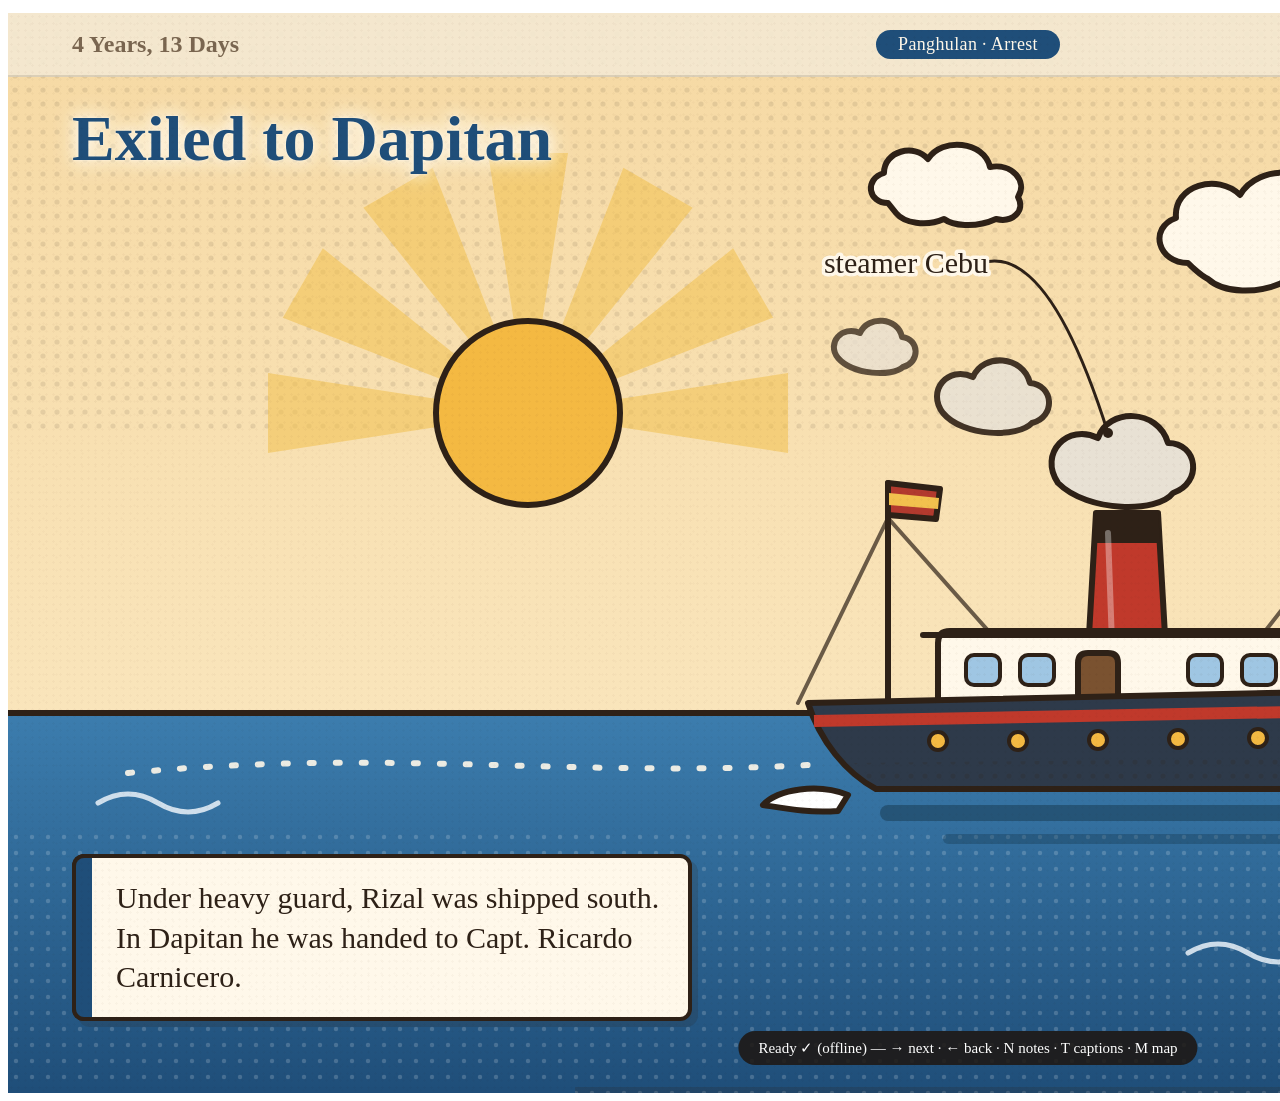
<file: report/tests/dom.html>
<!DOCTYPE html>
<html><head><meta charset="utf-8"><title>DOM RUNNING</title></head>
<body>
<pre id="out"></pre>
<script>
/* Tiny DOM test harness. Loads ../index.html in sized iframes.
   Run: bash tools/run_dom_tests.sh [namePrefix] */
const T = [];
function test(name, fn) { T.push({ name, fn }); }
function assert(c, m) { if (!c) throw new Error(m || 'assertion failed'); }
function eq(a, b, m) { if (a !== b) throw new Error((m || 'eq') + ': got ' + JSON.stringify(a) + ' want ' + JSON.stringify(b)); }
const wait = ms => new Promise(r => setTimeout(r, ms));
function load(w = 1920, h = 1080, query = '') {
  return new Promise((resolve, reject) => {
    const f = document.createElement('iframe');
    f.style.cssText = `width:${w}px;height:${h}px;border:0;display:block`;
    f.src = '../index.html' + (query ? '?' + query : '');
    const t0 = Date.now();
    f.onload = () => {
      const win = f.contentWindow;
      const ready = () => (win.Report && win.Report.app) ? resolve(win)
        : (Date.now() - t0 > 8000 ? reject(new Error('app did not boot')) : setTimeout(ready, 25));
      ready();
    };
    document.body.appendChild(f);
  });
}
function key(win, k) { win.document.dispatchEvent(new win.KeyboardEvent('keydown', { key: k, bubbles: true })); }
async function press(win, k, n = 1) {
  for (let i = 0; i < n; i++) {
    if (win.Report.app.engine.isBusy()) { win.Report.app.engine.finishAnimations(); await wait(10); }
    key(win, k); await wait(60);
  }
}
/* press(): finishes any running animation first (like a presenter's first click), then sends one key. */
async function goStep(win, sceneId, stepId) { win.Report.app.engine.goToId(sceneId, stepId); await wait(60); }
const $ = (win, sel) => win.document.querySelector(sel);
const $$ = (win, sel) => [...win.document.querySelectorAll(sel)];
</script>
<script src="dom.tests.js"></script>
<script src="debug.tests.js"></script>
<script>
(async () => {
  const only = new URLSearchParams(location.search).get('only');
  const out = []; let fail = 0, ran = 0;
  for (const t of T) {
    if (only && !t.name.startsWith(only)) continue;
    ran++;
    try { await t.fn(); out.push('ok   ' + t.name); }
    catch (e) { fail++; out.push('FAIL ' + t.name + ' :: ' + e.message); }
    document.querySelectorAll('iframe').forEach(f => f.remove());
  }
  out.push(`${ran - fail}/${ran} passed`);
  document.getElementById('out').textContent = out.join('\u0001');
  document.title = fail ? 'DOM FAIL ' + fail : 'DOM PASS';
})();
</script>
</body></html>
</file>
